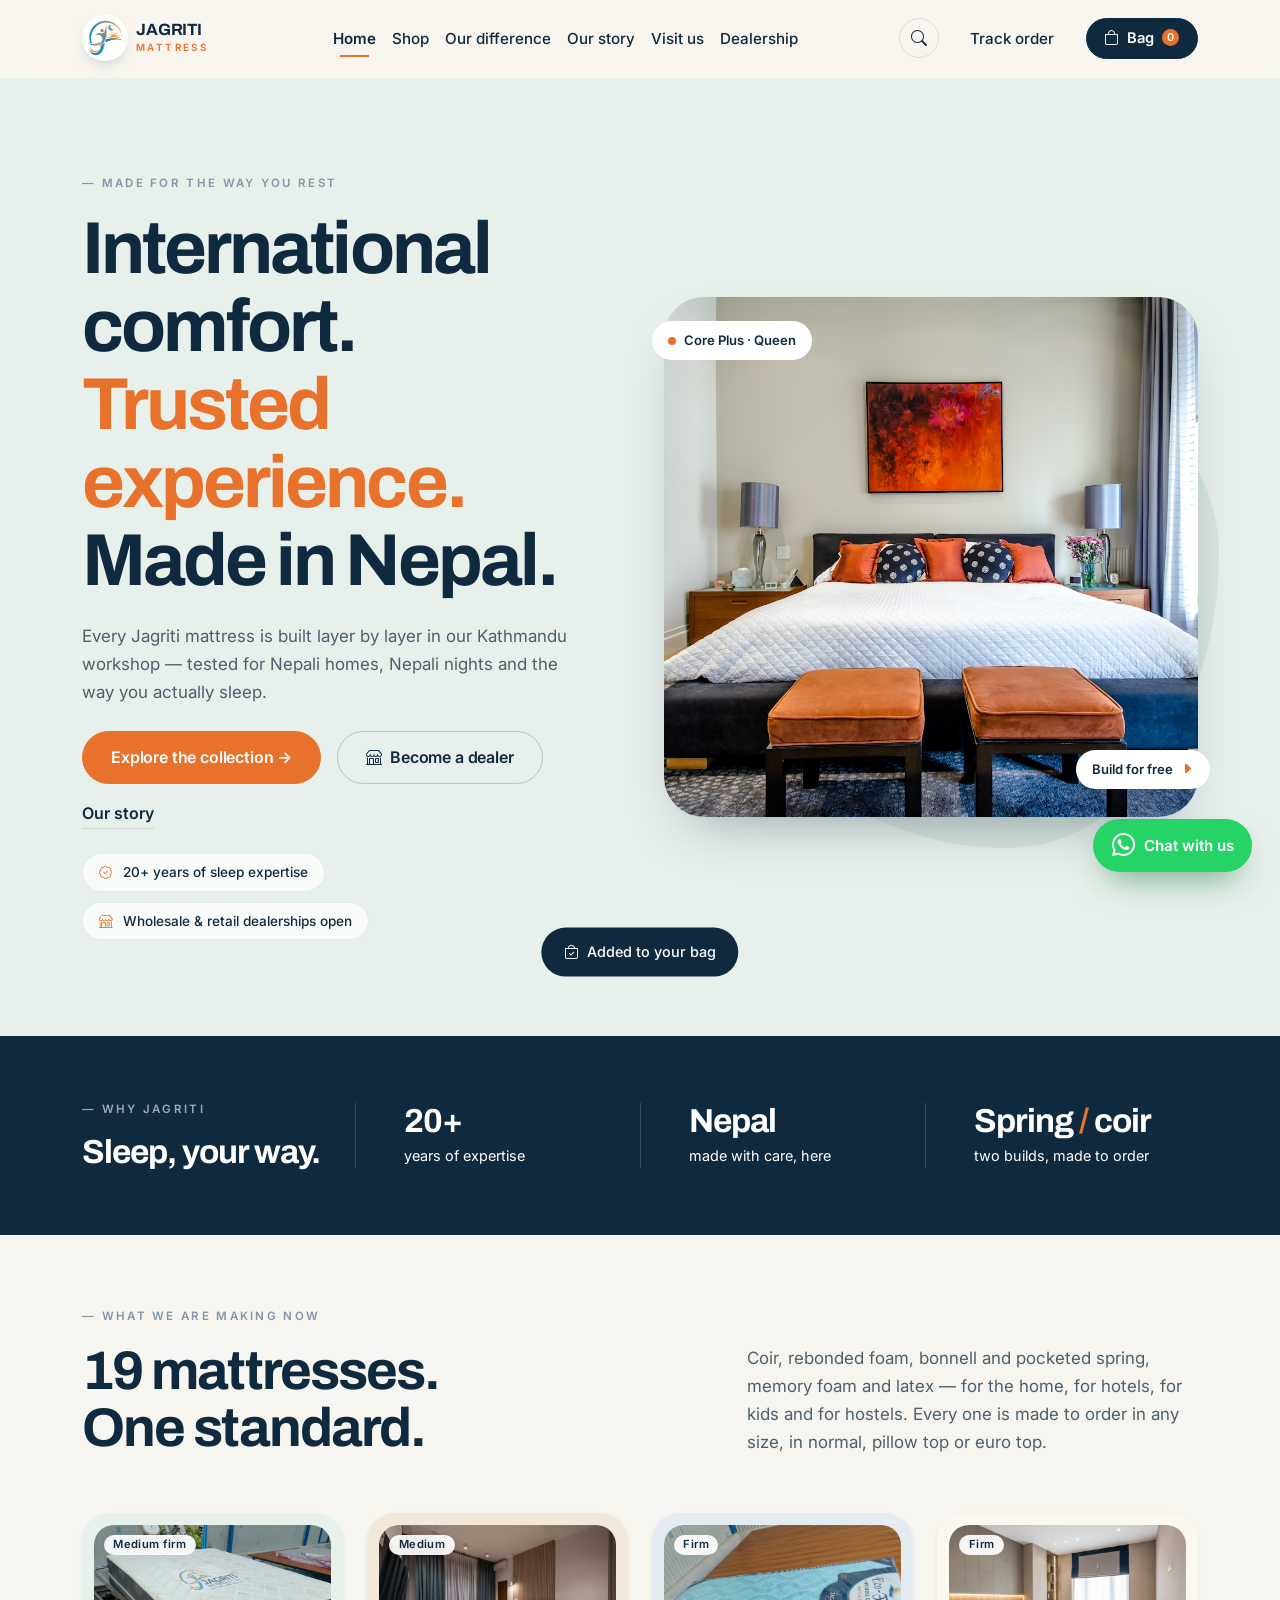
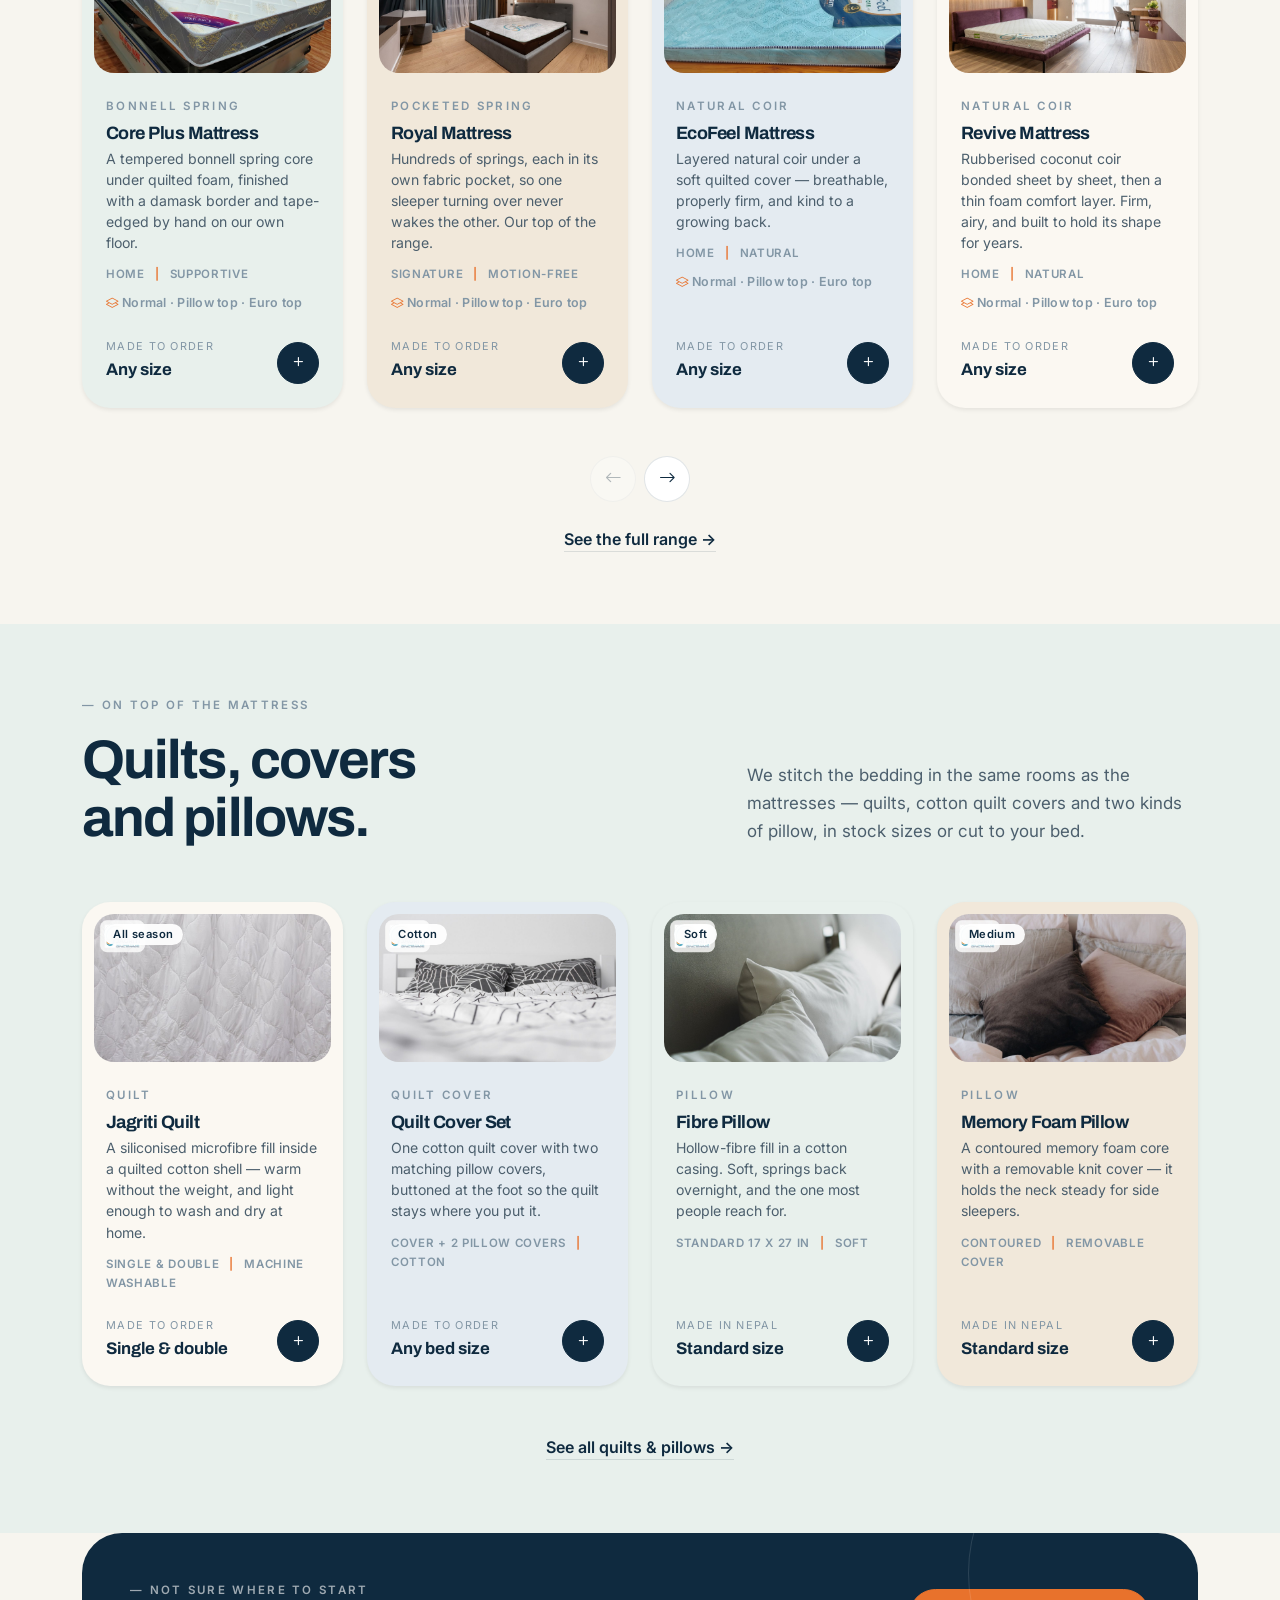
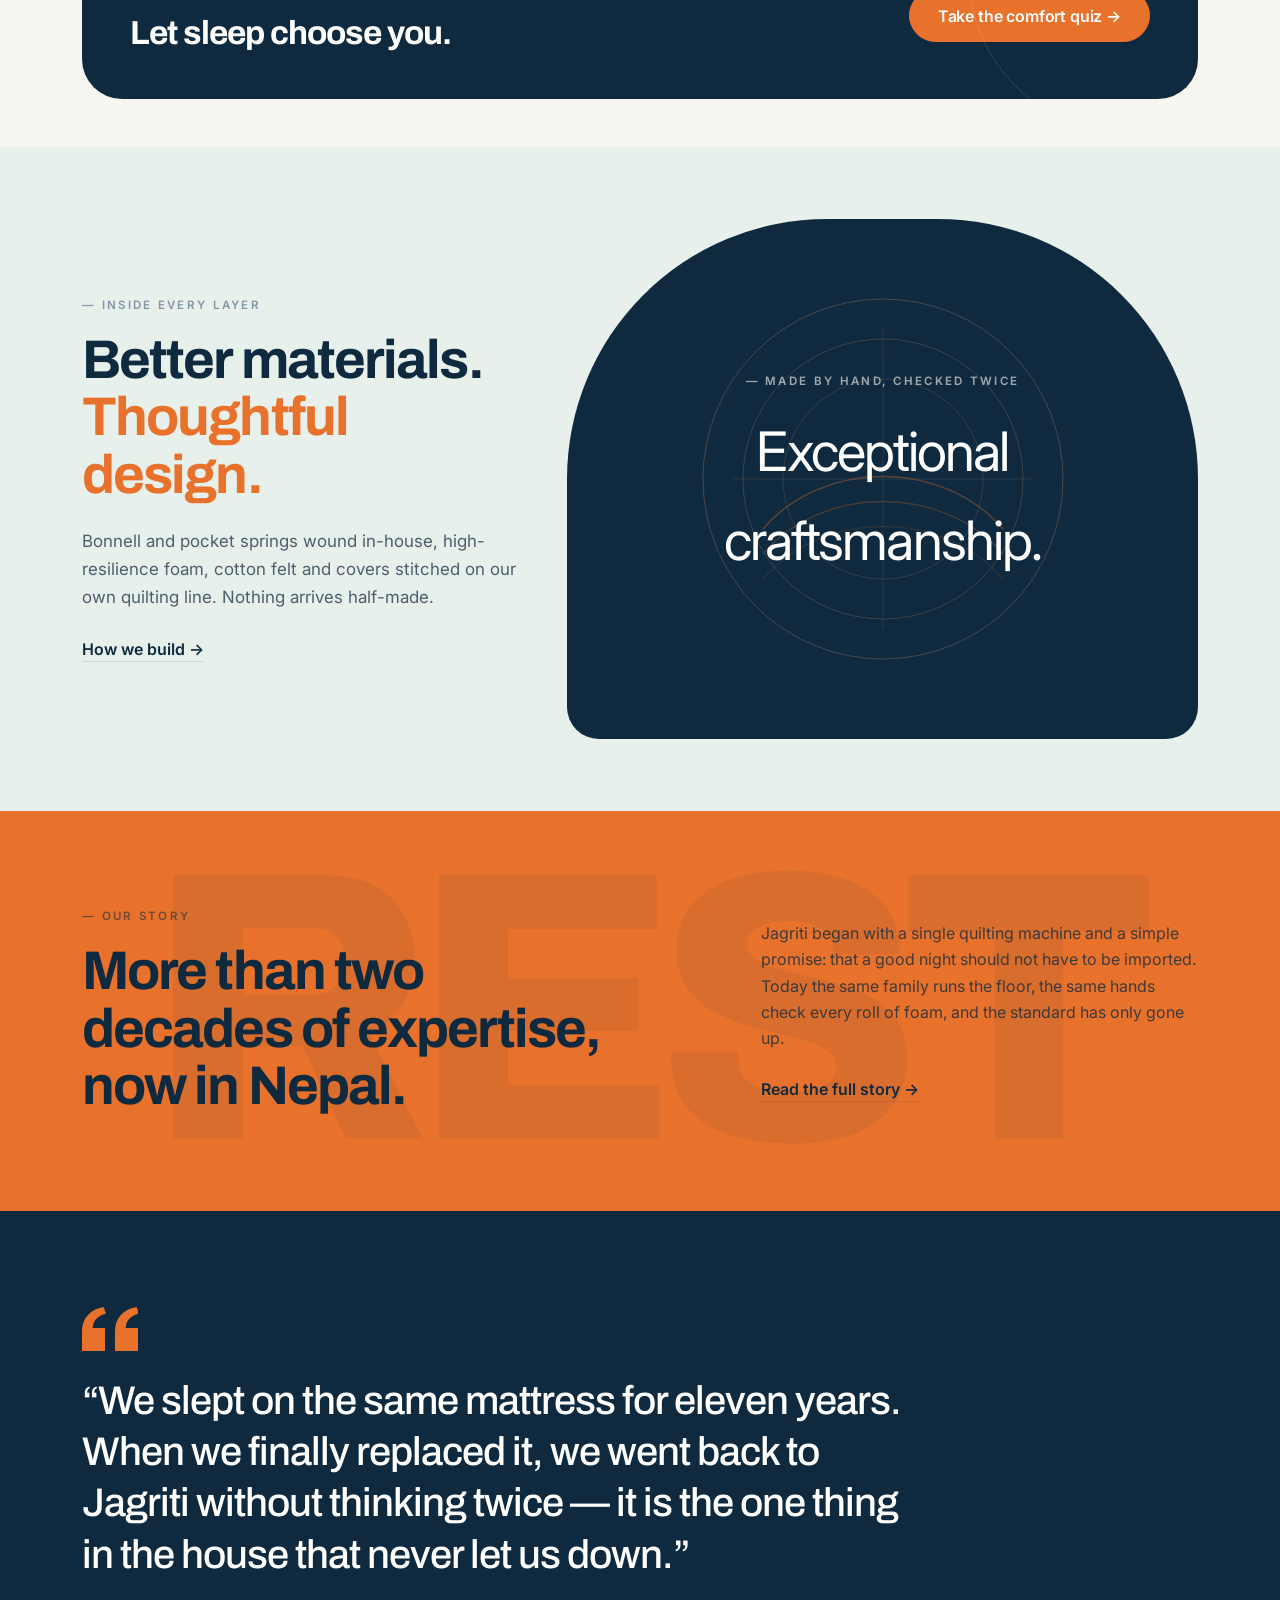
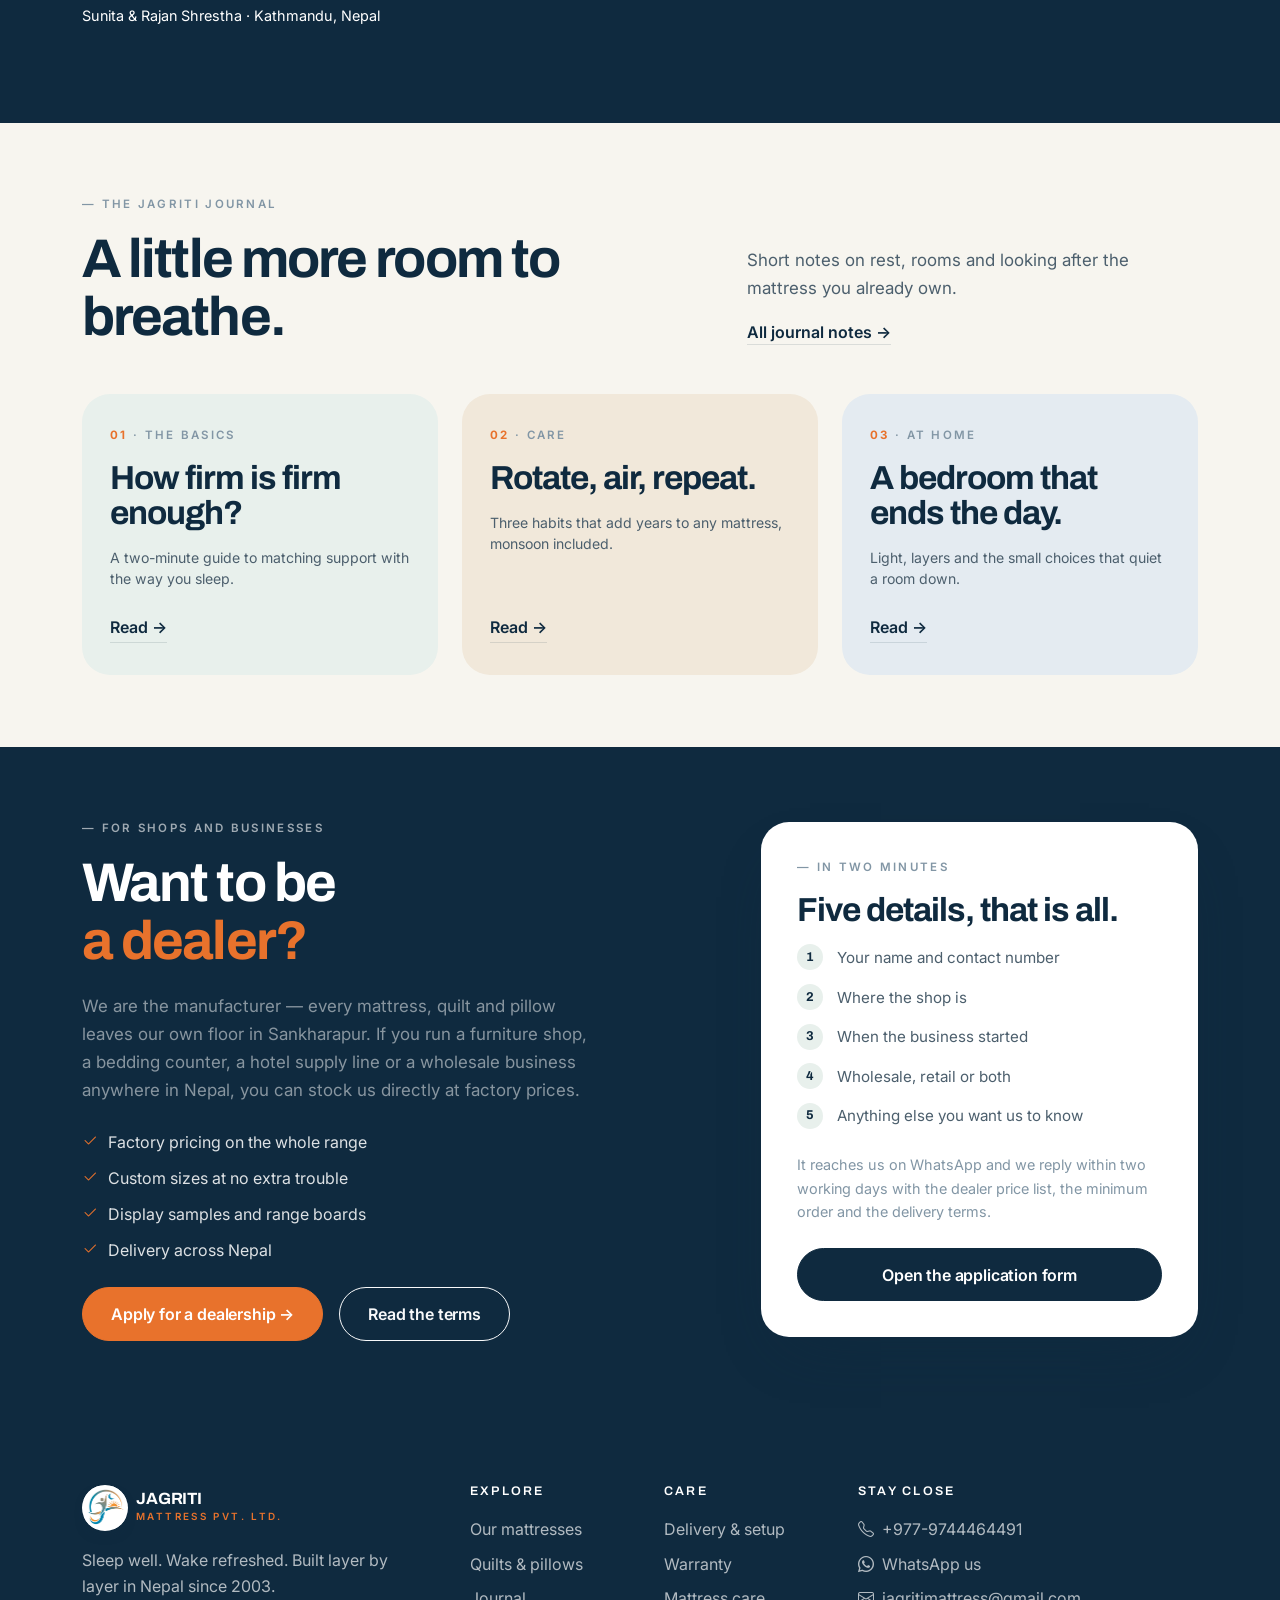
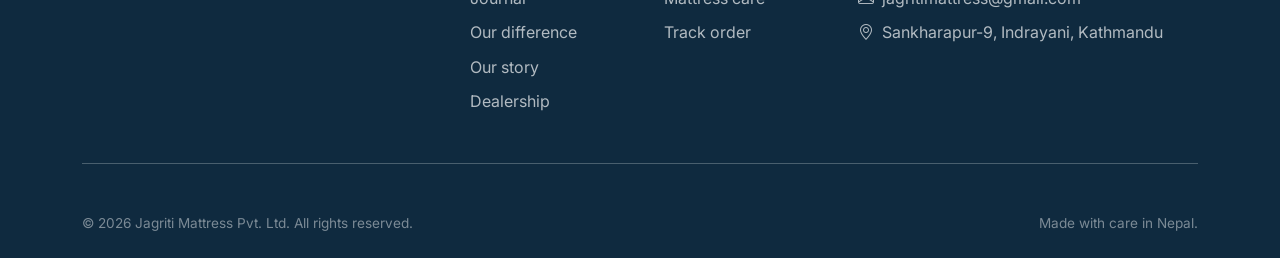
<file: index.html>
<!DOCTYPE html>
<html lang="en">
<head>
  <meta charset="utf-8">
  <meta name="viewport" content="width=device-width, initial-scale=1">
  <title>Jagriti Mattress Pvt. Ltd. — Sleep well. Wake refreshed.</title>
  <meta name="description" content="Jagriti Mattress Pvt. Ltd. — international comfort, made with care in Nepal. Two decades of sleep expertise in every layer.">

  <link rel="icon" href="assets/favicon.png" type="image/png">

  <!-- Google Fonts -->
  <link rel="preconnect" href="https://fonts.googleapis.com">
  <link rel="preconnect" href="https://fonts.gstatic.com" crossorigin>
  <link href="https://fonts.googleapis.com/css2?family=Archivo:wght@500;600;700;800&family=Inter:wght@400;500;600&display=swap" rel="stylesheet">

  <!-- Bootstrap 5 + Bootstrap Icons -->
  <link href="https://cdn.jsdelivr.net/npm/bootstrap@5.3.3/dist/css/bootstrap.min.css" rel="stylesheet">
  <link href="https://cdn.jsdelivr.net/npm/bootstrap-icons@1.11.3/font/bootstrap-icons.min.css" rel="stylesheet">

  <!-- Jagriti theme -->
  <link href="styles.css" rel="stylesheet">
</head>
<body class="bg-cream">

  <!-- ============================================================
       1. TOP NAV
       ============================================================ -->
  <nav class="navbar navbar-expand-lg site-nav sticky-top" id="siteNav">
    <div class="container">

      <a class="navbar-brand d-flex align-items-center gap-2 me-lg-4" href="index.html">
        <span class="brand-mark">
          <img src="assets/logo-mark.png" alt="Jagriti Mattress logo">
        </span>
        <span>
          <span class="brand-word">JAGRITI</span>
          <span class="brand-sub">Mattress</span>
        </span>
      </a>

      <button class="navbar-toggler border-0 shadow-none" type="button" data-bs-toggle="collapse"
              data-bs-target="#mainNav" aria-controls="mainNav" aria-expanded="false" aria-label="Toggle navigation">
        <i class="bi bi-list fs-3 text-navy"></i>
      </button>

      <div class="collapse navbar-collapse" id="mainNav">
        <ul class="navbar-nav mx-lg-auto mb-2 mb-lg-0">
          <li class="nav-item"><a class="nav-link nav-active" href="index.html">Home</a></li>
          <li class="nav-item"><a class="nav-link" href="shop.html">Shop</a></li>
          <li class="nav-item"><a class="nav-link" href="our-difference.html">Our difference</a></li>
          <li class="nav-item"><a class="nav-link" href="our-story.html">Our story</a></li>
          <li class="nav-item"><a class="nav-link" href="visit-us.html">Visit us</a></li>
          <li class="nav-item"><a class="nav-link" href="dealership.html">Dealership</a></li>
        </ul>

        <div class="d-flex align-items-center gap-2 gap-lg-3">
          <a class="nav-icon-btn" href="shop.html" aria-label="Search the collection"><i class="bi bi-search"></i></a>
          <a class="nav-link d-none d-lg-inline text-nowrap" href="track-order.html">Track order</a>
          <button class="btn btn-dark rounded-pill bag-btn d-inline-flex align-items-center gap-2" type="button" data-bag-button>
            <i class="bi bi-bag"></i> Bag
            <span class="badge rounded-pill" data-bag-count>0</span>
          </button>
        </div>
      </div>

    </div>
  </nav>

  <main>

    <!-- ============================================================
         2. HERO
         ============================================================ -->
    <section class="hero bg-mint py-5">
      <div class="container py-lg-5">
        <div class="row align-items-center g-4 g-lg-5">

          <div class="col-lg-6">
            <span class="eyebrow">&mdash; Made for the way you rest</span>
            <h1 class="headline-xl mb-4">
              International comfort.<br>
              <span class="text-accent">Trusted experience.</span><br>
              Made in Nepal.
            </h1>
            <p class="lead-jag mb-4">
              Every Jagriti mattress is built layer by layer in our Kathmandu workshop &mdash;
              tested for Nepali homes, Nepali nights and the way you actually sleep.
            </p>

            <div class="d-flex flex-wrap align-items-center gap-3 mb-4">
              <a href="shop.html" class="btn btn-accent rounded-pill btn-lg-pill">Explore the collection &rarr;</a>
              <!-- opens #dealerModal, the same popup as the dealer section below -->
              <button type="button" class="btn btn-outline-navy rounded-pill btn-lg-pill"
                      data-bs-toggle="modal" data-bs-target="#dealerModal">
                <i class="bi bi-shop me-2" aria-hidden="true"></i>Become a dealer
              </button>
              <a href="our-story.html" class="link-arrow">Our story</a>
            </div>

            <div class="hero-badges">
              <span class="trust-badge">
                <i class="bi bi-patch-check text-accent"></i> 20+ years of sleep expertise
              </span>
              <span class="trust-badge">
                <i class="bi bi-shop text-accent"></i> Wholesale &amp; retail dealerships open
              </span>
            </div>
          </div>

          <div class="col-lg-6">
            <div class="hero-figure">
              <div class="hero-blob"></div>
              <div class="hero-photo">
                <img src="assets/hero-bedroom.jpg" alt="A Jagriti mattress dressed in white linen in a warm, styled bedroom">
              </div>
              <span class="chip-float chip-top-left">
                <span class="chip-dot"></span> Core Plus &middot; Queen
              </span>
              <span class="chip-float chip-bottom-right">
                Build for free <i class="bi bi-caret-right-fill text-accent"></i>
              </span>
            </div>
          </div>

        </div>
      </div>
    </section>

    <!-- ============================================================
         3. STATS BAR
         ============================================================ -->
    <section class="bg-navy py-5" id="difference">
      <div class="container py-lg-3">
        <div class="row align-items-center g-4">

          <div class="col-lg-3">
            <span class="eyebrow eyebrow-light">&mdash; Why Jagriti</span>
            <h2 class="headline-md mb-0">Sleep, your way.</h2>
          </div>

          <div class="col-6 col-lg-3 stat-divider ps-lg-5">
            <p class="stat-value mb-1">20+</p>
            <p class="stat-label mb-0">years of expertise</p>
          </div>

          <div class="col-6 col-lg-3 stat-divider ps-lg-5">
            <p class="stat-value mb-1">Nepal</p>
            <p class="stat-label mb-0">made with care, here</p>
          </div>

          <div class="col-12 col-lg-3 stat-divider ps-lg-5">
            <p class="stat-value mb-1">Spring<span class="text-accent"> / </span>coir</p>
            <p class="stat-label mb-0">two builds, made to order</p>
          </div>

        </div>
      </div>
    </section>

    <!-- ============================================================
         4. FEATURED PRODUCTS
         Four to a row; the rest of the range scrolls sideways.
         Arrows and the scroll behaviour live in main.js ([data-rail]).
         ============================================================ -->
    <section class="bg-cream py-5">
      <div class="container py-lg-4">

        <div class="row align-items-end g-4 mb-5">
          <div class="col-lg-7">
            <span class="eyebrow">&mdash; What we are making now</span>
            <h2 class="headline-lg mb-0">19 mattresses.<br>One standard.</h2>
          </div>
          <div class="col-lg-5">
            <p class="lead-jag mb-0">
              Coir, rebonded foam, bonnell and pocketed spring, memory foam and latex &mdash;
              for the home, for hotels, for kids and for hostels. Every one is made to order in
              any size, in normal, pillow top or euro top.
            </p>
          </div>
        </div>

        <div class="product-rail" data-rail tabindex="0" role="group" aria-label="Our mattresses">

          <div class="product-rail-item" data-product data-category="spring" data-use="home hostel" data-comfort="firm" data-name="Core Plus Mattress">
            <article class="card product-card tint-mint h-100 border-0 shadow-sm">
              <div class="product-media">
                <img src="assets/core-plus-1.jpeg" alt="Core Plus Mattress by Jagriti Mattress, with the Jagriti logo on the panel" loading="lazy">
                <span class="badge rounded-pill pill-comfort">Medium firm</span>
              </div>
              <div class="card-body p-4 d-flex flex-column">
                <span class="eyebrow mb-2">Bonnell spring</span>
                <h3 class="product-title">Core Plus Mattress</h3>
                <p class="product-desc">A tempered bonnell spring core under quilted foam, finished with a damask border and tape-edged by hand on our own floor.</p>
                <p class="tag-row mb-0">Home <span class="sep">|</span> Supportive</p>
                <p class="top-row mb-0"><i class="bi bi-layers me-1" aria-hidden="true"></i>Normal &middot; Pillow top &middot; Euro top</p>
                <div class="d-flex justify-content-between align-items-end mt-auto pt-4">
                  <span>
                    <span class="price-label">Made to order</span>
                    <span class="price">Any size</span>
                  </span>
                  <button class="btn btn-dark rounded-circle add-btn" data-order-button data-product-name="Core Plus Mattress" data-variants="Normal|Pillow top|Euro top" aria-label="Order Core Plus Mattress">
                    <i class="bi bi-plus"></i>
                  </button>
                </div>
              </div>
            </article>
          </div>

          <div class="product-rail-item" data-product data-category="spring" data-use="home personal" data-comfort="medium" data-name="Royal Mattress">
            <article class="card product-card tint-tan h-100 border-0 shadow-sm">
              <div class="product-media">
                <img src="assets/products/royal.jpg" alt="Royal Mattress by Jagriti Mattress, with the Jagriti logo on the panel" loading="lazy">
                <span class="badge rounded-pill pill-comfort">Medium</span>
              </div>
              <div class="card-body p-4 d-flex flex-column">
                <span class="eyebrow mb-2">Pocketed spring</span>
                <h3 class="product-title">Royal Mattress</h3>
                <p class="product-desc">Hundreds of springs, each in its own fabric pocket, so one sleeper turning over never wakes the other. Our top of the range.</p>
                <p class="tag-row mb-0">Signature <span class="sep">|</span> Motion-free</p>
                <p class="top-row mb-0"><i class="bi bi-layers me-1" aria-hidden="true"></i>Normal &middot; Pillow top &middot; Euro top</p>
                <div class="d-flex justify-content-between align-items-end mt-auto pt-4">
                  <span>
                    <span class="price-label">Made to order</span>
                    <span class="price">Any size</span>
                  </span>
                  <button class="btn btn-dark rounded-circle add-btn" data-order-button data-product-name="Royal Mattress" data-variants="Normal|Pillow top|Euro top" aria-label="Order Royal Mattress">
                    <i class="bi bi-plus"></i>
                  </button>
                </div>
              </div>
            </article>
          </div>

          <div class="product-rail-item" data-product data-category="coir" data-use="home kids" data-comfort="firm" data-name="EcoFeel Mattress">
            <article class="card product-card tint-blue h-100 border-0 shadow-sm">
              <div class="product-media">
                <img src="assets/ecofeel.jpeg" alt="EcoFeel Mattress by Jagriti Mattress, with the Jagriti logo on the panel" loading="lazy">
                <span class="badge rounded-pill pill-comfort">Firm</span>
              </div>
              <div class="card-body p-4 d-flex flex-column">
                <span class="eyebrow mb-2">Natural coir</span>
                <h3 class="product-title">EcoFeel Mattress</h3>
                <p class="product-desc">Layered natural coir under a soft quilted cover &mdash; breathable, properly firm, and kind to a growing back.</p>
                <p class="tag-row mb-0">Home <span class="sep">|</span> Natural</p>
                <p class="top-row mb-0"><i class="bi bi-layers me-1" aria-hidden="true"></i>Normal &middot; Pillow top &middot; Euro top</p>
                <div class="d-flex justify-content-between align-items-end mt-auto pt-4">
                  <span>
                    <span class="price-label">Made to order</span>
                    <span class="price">Any size</span>
                  </span>
                  <button class="btn btn-dark rounded-circle add-btn" data-order-button data-product-name="EcoFeel Mattress" data-variants="Normal|Pillow top|Euro top" aria-label="Order EcoFeel Mattress">
                    <i class="bi bi-plus"></i>
                  </button>
                </div>
              </div>
            </article>
          </div>

          <div class="product-rail-item" data-product data-category="coir" data-use="home" data-comfort="firm" data-name="Revive Mattress">
            <article class="card product-card tint-cream h-100 border-0 shadow-sm">
              <div class="product-media">
                <img src="assets/products/revive.jpg" alt="Revive Mattress by Jagriti Mattress, with the Jagriti logo on the panel" loading="lazy">
                <span class="badge rounded-pill pill-comfort">Firm</span>
              </div>
              <div class="card-body p-4 d-flex flex-column">
                <span class="eyebrow mb-2">Natural coir</span>
                <h3 class="product-title">Revive Mattress</h3>
                <p class="product-desc">Rubberised coconut coir bonded sheet by sheet, then a thin foam comfort layer. Firm, airy, and built to hold its shape for years.</p>
                <p class="tag-row mb-0">Home <span class="sep">|</span> Natural</p>
                <p class="top-row mb-0"><i class="bi bi-layers me-1" aria-hidden="true"></i>Normal &middot; Pillow top &middot; Euro top</p>
                <div class="d-flex justify-content-between align-items-end mt-auto pt-4">
                  <span>
                    <span class="price-label">Made to order</span>
                    <span class="price">Any size</span>
                  </span>
                  <button class="btn btn-dark rounded-circle add-btn" data-order-button data-product-name="Revive Mattress" data-variants="Normal|Pillow top|Euro top" aria-label="Order Revive Mattress">
                    <i class="bi bi-plus"></i>
                  </button>
                </div>
              </div>
            </article>
          </div>

          <div class="product-rail-item" data-product data-category="rebonded" data-use="personal home" data-comfort="extra-firm" data-name="Ortho Bliss Mattress">
            <article class="card product-card tint-tan h-100 border-0 shadow-sm">
              <div class="product-media">
                <img src="assets/products/ortho-bliss.jpg" alt="Ortho Bliss Mattress by Jagriti Mattress, with the Jagriti logo on the panel" loading="lazy">
                <span class="badge rounded-pill pill-comfort">Extra firm</span>
              </div>
              <div class="card-body p-4 d-flex flex-column">
                <span class="eyebrow mb-2">Rebonded foam</span>
                <h3 class="product-title">Ortho Bliss Mattress</h3>
                <p class="product-desc">A high-density rebonded foam core that pushes back evenly from shoulder to hip. The one we recommend for a sore lower back.</p>
                <p class="tag-row mb-0">Orthopaedic <span class="sep">|</span> Firm</p>
                <p class="top-row mb-0"><i class="bi bi-layers me-1" aria-hidden="true"></i>Normal &middot; Pillow top &middot; Euro top</p>
                <div class="d-flex justify-content-between align-items-end mt-auto pt-4">
                  <span>
                    <span class="price-label">Made to order</span>
                    <span class="price">Any size</span>
                  </span>
                  <button class="btn btn-dark rounded-circle add-btn" data-order-button data-product-name="Ortho Bliss Mattress" data-variants="Normal|Pillow top|Euro top" aria-label="Order Ortho Bliss Mattress">
                    <i class="bi bi-plus"></i>
                  </button>
                </div>
              </div>
            </article>
          </div>

          <div class="product-rail-item" data-product data-category="foam" data-use="personal home" data-comfort="medium" data-name="Memory Cloud Mattress">
            <article class="card product-card tint-blue h-100 border-0 shadow-sm">
              <div class="product-media">
                <img src="assets/products/memory-cloud.jpg" alt="Memory Cloud Mattress by Jagriti Mattress, with the Jagriti logo on the panel" loading="lazy">
                <span class="badge rounded-pill pill-comfort">Medium</span>
              </div>
              <div class="card-body p-4 d-flex flex-column">
                <span class="eyebrow mb-2">Memory foam</span>
                <h3 class="product-title">Memory Cloud Mattress</h3>
                <p class="product-desc">A memory foam comfort layer over a firm foam base &mdash; it takes your shape slowly and gives the shoulder somewhere to go.</p>
                <p class="tag-row mb-0">Personal <span class="sep">|</span> Pressure relief</p>
                <p class="top-row mb-0"><i class="bi bi-layers me-1" aria-hidden="true"></i>Normal &middot; Pillow top &middot; Euro top</p>
                <div class="d-flex justify-content-between align-items-end mt-auto pt-4">
                  <span>
                    <span class="price-label">Made to order</span>
                    <span class="price">Any size</span>
                  </span>
                  <button class="btn btn-dark rounded-circle add-btn" data-order-button data-product-name="Memory Cloud Mattress" data-variants="Normal|Pillow top|Euro top" aria-label="Order Memory Cloud Mattress">
                    <i class="bi bi-plus"></i>
                  </button>
                </div>
              </div>
            </article>
          </div>

          <div class="product-rail-item" data-product data-category="spring" data-use="hotel" data-comfort="medium" data-name="Royal Hotel Suite">
            <article class="card product-card tint-blue h-100 border-0 shadow-sm">
              <div class="product-media">
                <img src="assets/products/royal-hotel.jpg" alt="Royal Hotel Suite by Jagriti Mattress, with the Jagriti logo on the panel" loading="lazy">
                <span class="badge rounded-pill pill-comfort">Medium</span>
              </div>
              <div class="card-body p-4 d-flex flex-column">
                <span class="eyebrow mb-2">Pocketed spring</span>
                <h3 class="product-title">Royal Hotel Suite</h3>
                <p class="product-desc">Pocketed springs cut for suites and long stays, supplied with a matching protector on request.</p>
                <p class="tag-row mb-0">Hotel <span class="sep">|</span> Suite grade</p>
                <p class="top-row mb-0"><i class="bi bi-layers me-1" aria-hidden="true"></i>Normal &middot; Pillow top &middot; Euro top</p>
                <div class="d-flex justify-content-between align-items-end mt-auto pt-4">
                  <span>
                    <span class="price-label">Made to order</span>
                    <span class="price">Any size</span>
                  </span>
                  <button class="btn btn-dark rounded-circle add-btn" data-order-button data-product-name="Royal Hotel Suite" data-variants="Normal|Pillow top|Euro top" aria-label="Order Royal Hotel Suite">
                    <i class="bi bi-plus"></i>
                  </button>
                </div>
              </div>
            </article>
          </div>

          <div class="product-rail-item" data-product data-category="coir" data-use="home personal" data-comfort="medium" data-name="Revive Euro Top Mattress">
            <article class="card product-card tint-mint h-100 border-0 shadow-sm">
              <div class="product-media">
                <img src="assets/products/revive-euro-top.jpg" alt="Revive Euro Top Mattress by Jagriti Mattress, with the Jagriti logo on the panel" loading="lazy">
                <span class="badge rounded-pill pill-comfort">Medium firm</span>
              </div>
              <div class="card-body p-4 d-flex flex-column">
                <span class="eyebrow mb-2">Natural coir</span>
                <h3 class="product-title">Revive Euro Top Mattress</h3>
                <p class="product-desc">The Revive coir core with a euro top stitched flush to the edge &mdash; firm underneath, softer on the first inch.</p>
                <p class="tag-row mb-0">Premium <span class="sep">|</span> Natural</p>
                <p class="top-row mb-0"><i class="bi bi-layers me-1" aria-hidden="true"></i>Normal &middot; Pillow top &middot; Euro top</p>
                <div class="d-flex justify-content-between align-items-end mt-auto pt-4">
                  <span>
                    <span class="price-label">Made to order</span>
                    <span class="price">Any size</span>
                  </span>
                  <button class="btn btn-dark rounded-circle add-btn" data-order-button data-product-name="Revive Euro Top Mattress" data-variants="Normal|Pillow top|Euro top" aria-label="Order Revive Euro Top Mattress">
                    <i class="bi bi-plus"></i>
                  </button>
                </div>
              </div>
            </article>
          </div>

        </div>

        <div class="rail-nav justify-content-center gap-2 mt-4" data-rail-nav>
          <button class="rail-btn" type="button" data-rail-prev aria-label="Show the previous mattresses">
            <i class="bi bi-arrow-left" aria-hidden="true"></i>
          </button>
          <button class="rail-btn" type="button" data-rail-next aria-label="Show the next mattresses">
            <i class="bi bi-arrow-right" aria-hidden="true"></i>
          </button>
        </div>

        <div class="text-center mt-4">
          <a href="shop.html" class="link-arrow">See the full range &rarr;</a>
        </div>

      </div>
    </section>

    <!-- ============================================================
         4b. QUILTS, COVERS & PILLOWS
         ============================================================ -->
    <section class="bg-mint py-5" id="bedding">
      <div class="container py-lg-4">

        <div class="row align-items-end g-4 mb-5">
          <div class="col-lg-7">
            <span class="eyebrow">&mdash; On top of the mattress</span>
            <h2 class="headline-lg mb-0">Quilts, covers<br>and pillows.</h2>
          </div>
          <div class="col-lg-5">
            <p class="lead-jag mb-0">
              We stitch the bedding in the same rooms as the mattresses &mdash; quilts, cotton
              quilt covers and two kinds of pillow, in stock sizes or cut to your bed.
            </p>
          </div>
        </div>

        <div class="product-rail" data-rail tabindex="0" role="group" aria-label="Quilts, covers and pillows">

          <div class="product-rail-item" data-product data-category="bedding" data-use="home hotel" data-comfort="soft" data-name="Jagriti Quilt">
            <article class="card product-card tint-cream h-100 border-0 shadow-sm">
              <div class="product-media">
                <img src="assets/quilt.jpg" alt="Jagriti Quilt by Jagriti Mattress" loading="lazy">
                <span class="badge rounded-pill pill-comfort">All season</span>
              </div>
              <div class="card-body p-4 d-flex flex-column">
                <span class="eyebrow mb-2">Quilt</span>
                <h3 class="product-title">Jagriti Quilt</h3>
                <p class="product-desc">A siliconised microfibre fill inside a quilted cotton shell &mdash; warm without the weight, and light enough to wash and dry at home.</p>
                <p class="tag-row mb-0">Single &amp; double <span class="sep">|</span> Machine washable</p>
                <div class="d-flex justify-content-between align-items-end mt-auto pt-4">
                  <span>
                    <span class="price-label">Made to order</span>
                    <span class="price">Single &amp; double</span>
                  </span>
                  <button class="btn btn-dark rounded-circle add-btn" data-order-button data-product-name="Jagriti Quilt" aria-label="Order Jagriti Quilt">
                    <i class="bi bi-plus"></i>
                  </button>
                </div>
              </div>
            </article>
          </div>

          <div class="product-rail-item" data-product data-category="bedding" data-use="home hotel" data-comfort="soft" data-name="Quilt Cover Set">
            <article class="card product-card tint-blue h-100 border-0 shadow-sm">
              <div class="product-media">
                <img src="assets/quilt-cover.jpg" alt="Quilt Cover Set by Jagriti Mattress" loading="lazy">
                <span class="badge rounded-pill pill-comfort">Cotton</span>
              </div>
              <div class="card-body p-4 d-flex flex-column">
                <span class="eyebrow mb-2">Quilt cover</span>
                <h3 class="product-title">Quilt Cover Set</h3>
                <p class="product-desc">One cotton quilt cover with two matching pillow covers, buttoned at the foot so the quilt stays where you put it.</p>
                <p class="tag-row mb-0">Cover + 2 pillow covers <span class="sep">|</span> Cotton</p>
                <div class="d-flex justify-content-between align-items-end mt-auto pt-4">
                  <span>
                    <span class="price-label">Made to order</span>
                    <span class="price">Any bed size</span>
                  </span>
                  <button class="btn btn-dark rounded-circle add-btn" data-order-button data-product-name="Quilt Cover Set" aria-label="Order Quilt Cover Set">
                    <i class="bi bi-plus"></i>
                  </button>
                </div>
              </div>
            </article>
          </div>

          <div class="product-rail-item" data-product data-category="bedding" data-use="home hotel" data-comfort="soft" data-name="Fibre Pillow">
            <article class="card product-card tint-mint h-100 border-0 shadow-sm">
              <div class="product-media">
                <img src="assets/pillow-fibre.jpg" alt="Fibre Pillow by Jagriti Mattress" loading="lazy">
                <span class="badge rounded-pill pill-comfort">Soft</span>
              </div>
              <div class="card-body p-4 d-flex flex-column">
                <span class="eyebrow mb-2">Pillow</span>
                <h3 class="product-title">Fibre Pillow</h3>
                <p class="product-desc">Hollow-fibre fill in a cotton casing. Soft, springs back overnight, and the one most people reach for.</p>
                <p class="tag-row mb-0">Standard 17 x 27 in <span class="sep">|</span> Soft</p>
                <div class="d-flex justify-content-between align-items-end mt-auto pt-4">
                  <span>
                    <span class="price-label">Made in Nepal</span>
                    <span class="price">Standard size</span>
                  </span>
                  <button class="btn btn-dark rounded-circle add-btn" data-order-button data-product-name="Fibre Pillow" aria-label="Order Fibre Pillow">
                    <i class="bi bi-plus"></i>
                  </button>
                </div>
              </div>
            </article>
          </div>

          <div class="product-rail-item" data-product data-category="bedding" data-use="home personal" data-comfort="medium" data-name="Memory Foam Pillow">
            <article class="card product-card tint-tan h-100 border-0 shadow-sm">
              <div class="product-media">
                <img src="assets/pillow-memory.jpg" alt="Memory Foam Pillow by Jagriti Mattress" loading="lazy">
                <span class="badge rounded-pill pill-comfort">Medium</span>
              </div>
              <div class="card-body p-4 d-flex flex-column">
                <span class="eyebrow mb-2">Pillow</span>
                <h3 class="product-title">Memory Foam Pillow</h3>
                <p class="product-desc">A contoured memory foam core with a removable knit cover &mdash; it holds the neck steady for side sleepers.</p>
                <p class="tag-row mb-0">Contoured <span class="sep">|</span> Removable cover</p>
                <div class="d-flex justify-content-between align-items-end mt-auto pt-4">
                  <span>
                    <span class="price-label">Made in Nepal</span>
                    <span class="price">Standard size</span>
                  </span>
                  <button class="btn btn-dark rounded-circle add-btn" data-order-button data-product-name="Memory Foam Pillow" aria-label="Order Memory Foam Pillow">
                    <i class="bi bi-plus"></i>
                  </button>
                </div>
              </div>
            </article>
          </div>

        </div>

        <div class="rail-nav justify-content-center gap-2 mt-4" data-rail-nav>
          <button class="rail-btn" type="button" data-rail-prev aria-label="Show the previous pieces">
            <i class="bi bi-arrow-left" aria-hidden="true"></i>
          </button>
          <button class="rail-btn" type="button" data-rail-next aria-label="Show the next pieces">
            <i class="bi bi-arrow-right" aria-hidden="true"></i>
          </button>
        </div>

        <div class="text-center mt-4">
          <a href="shop.html?category=bedding" class="link-arrow">See all quilts &amp; pillows &rarr;</a>
        </div>

      </div>
    </section>

    <!-- ============================================================
         5. CTA BANNER
         ============================================================ -->
    <section class="bg-cream pb-5">
      <div class="container">
        <div class="cta-panel p-5 d-flex flex-column flex-lg-row justify-content-between align-items-lg-center gap-4">
          <div>
            <span class="eyebrow eyebrow-light">&mdash; Not sure where to start</span>
            <h2 class="headline-md text-white mb-0">Let sleep choose you.</h2>
          </div>
          <a href="shop.html" class="btn btn-accent rounded-pill btn-lg-pill align-self-start align-self-lg-center text-nowrap">
            Take the comfort quiz &rarr;
          </a>
        </div>
      </div>
    </section>

    <!-- ============================================================
         6. CRAFTSMANSHIP SPLIT
         ============================================================ -->
    <section class="bg-mint py-5">
      <div class="container py-lg-4">
        <div class="row align-items-center g-4 g-lg-5">

          <div class="col-lg-5">
            <span class="eyebrow">&mdash; Inside every layer</span>
            <h2 class="headline-lg mb-4">
              Better materials.<br>
              <span class="text-accent">Thoughtful design.</span>
            </h2>
            <p class="lead-jag mb-4">
              Bonnell and pocket springs wound in-house, high-resilience foam, cotton felt
              and covers stitched on our own quilting line. Nothing arrives half-made.
            </p>
            <a href="our-difference.html" class="link-arrow">How we build &rarr;</a>
          </div>

          <div class="col-lg-7">
            <div class="arch-panel">
              <div class="arch-art" aria-hidden="true">
                <svg width="380" height="380" viewBox="0 0 380 380" fill="none" xmlns="http://www.w3.org/2000/svg">
                  <circle cx="190" cy="190" r="180" stroke="#F6A96D" stroke-width="1" opacity=".55"/>
                  <circle cx="190" cy="190" r="140" stroke="#F6A96D" stroke-width="1" opacity=".45"/>
                  <circle cx="190" cy="190" r="100" stroke="#F6A96D" stroke-width="1" opacity=".35"/>
                  <path d="M40 190h300M190 40v300" stroke="#F6A96D" stroke-width="1" opacity=".25"/>
                  <path d="M70 240c60-70 180-70 240 0" stroke="#E8722C" stroke-width="1.5" opacity=".8"/>
                  <path d="M70 265c60-70 180-70 240 0" stroke="#E8722C" stroke-width="1.5" opacity=".55"/>
                  <path d="M70 290c60-70 180-70 240 0" stroke="#E8722C" stroke-width="1.5" opacity=".3"/>
                </svg>
              </div>
              <div class="arch-content">
                <span class="eyebrow eyebrow-light">&mdash; Made by hand, checked twice</span>
                <p class="headline-lg text-white mb-0">Exceptional<br>craftsmanship.</p>
              </div>
            </div>
          </div>

        </div>
      </div>
    </section>

    <!-- ============================================================
         7. FULL-BLEED ORANGE STORY BAND
         ============================================================ -->
    <section class="story-band bg-accent py-5" id="story">
      <span class="story-watermark" aria-hidden="true">REST</span>
      <div class="container py-lg-5">
        <div class="row align-items-center g-4 g-lg-5">

          <div class="col-lg-6">
            <span class="eyebrow eyebrow-navy">&mdash; Our story</span>
            <h2 class="headline-lg mb-0">
              More than two<br>decades of expertise,<br>now in Nepal.
            </h2>
          </div>

          <div class="col-lg-5 offset-lg-1">
            <p class="mb-4">
              Jagriti began with a single quilting machine and a simple promise: that a good
              night should not have to be imported. Today the same family runs the floor,
              the same hands check every roll of foam, and the standard has only gone up.
            </p>
            <a href="our-story.html" class="link-arrow">Read the full story &rarr;</a>
          </div>

        </div>
      </div>
    </section>

    <!-- ============================================================
         8. DARK QUOTE
         ============================================================ -->
    <section class="bg-navy py-5">
      <div class="container py-lg-5">
        <div class="row">
          <div class="col-lg-9">
            <svg class="quote-mark mb-4" width="56" height="44" viewBox="0 0 56 44" fill="currentColor" xmlns="http://www.w3.org/2000/svg" aria-hidden="true">
              <path d="M0 44V24.6C0 11.7 7.6 2.5 21.6 0l2.4 6.4C15.5 8.7 11 13.6 10.7 21H23v23H0zm33 0V24.6C33 11.7 40.6 2.5 54.6 0L57 6.4C48.5 8.7 44 13.6 43.7 21H56v23H33z"/>
            </svg>
            <blockquote class="pull-quote mb-4">
              &ldquo;We slept on the same mattress for eleven years. When we finally replaced it,
              we went back to Jagriti without thinking twice &mdash; it is the one thing in the
              house that never let us down.&rdquo;
            </blockquote>
            <p class="stat-label mb-0">Sunita &amp; Rajan Shrestha &middot; Kathmandu, Nepal</p>
          </div>
        </div>
      </div>
    </section>

    <!-- ============================================================
         9. JOURNAL TEASER
         ============================================================ -->
    <section class="bg-cream py-5" id="journal">
      <div class="container py-lg-4">

        <div class="row align-items-end g-4 mb-5">
          <div class="col-lg-7">
            <span class="eyebrow">&mdash; The Jagriti journal</span>
            <h2 class="headline-lg mb-0">A little more room to breathe.</h2>
          </div>
          <div class="col-lg-5">
            <p class="lead-jag mb-3">
              Short notes on rest, rooms and looking after the mattress you already own.
            </p>
            <a href="journal.html" class="link-arrow">All journal notes &rarr;</a>
          </div>
        </div>

        <div class="row row-cols-1 row-cols-md-3 g-4">

          <div class="col">
            <article class="card journal-card tint-mint">
              <span class="eyebrow mb-3"><span class="journal-num">01</span> &middot; The basics</span>
              <h3 class="headline-md mb-3">How firm is firm enough?</h3>
              <p class="product-desc mb-0">A two-minute guide to matching support with the way you sleep.</p>
              <a href="journal-how-firm.html" class="link-arrow mt-auto pt-4 align-self-start">Read &rarr;</a>
            </article>
          </div>

          <div class="col">
            <article class="card journal-card tint-tan">
              <span class="eyebrow mb-3"><span class="journal-num">02</span> &middot; Care</span>
              <h3 class="headline-md mb-3">Rotate, air, repeat.</h3>
              <p class="product-desc mb-0">Three habits that add years to any mattress, monsoon included.</p>
              <a href="journal-rotate-air-repeat.html" class="link-arrow mt-auto pt-4 align-self-start">Read &rarr;</a>
            </article>
          </div>

          <div class="col">
            <article class="card journal-card tint-blue">
              <span class="eyebrow mb-3"><span class="journal-num">03</span> &middot; At home</span>
              <h3 class="headline-md mb-3">A bedroom that ends the day.</h3>
              <p class="product-desc mb-0">Light, layers and the small choices that quiet a room down.</p>
              <a href="journal-bedroom-that-ends-the-day.html" class="link-arrow mt-auto pt-4 align-self-start">Read &rarr;</a>
            </article>
          </div>

        </div>
      </div>
    </section>

    <!-- ============================================================
         10. WANT TO BE A DEALER
         The button opens #dealerModal (markup below the footer).
         ============================================================ -->
    <section class="bg-navy py-5" id="dealer">
      <div class="container py-lg-4">
        <div class="row align-items-center g-4 g-lg-5">

          <div class="col-lg-6">
            <span class="eyebrow eyebrow-light">&mdash; For shops and businesses</span>
            <h2 class="headline-lg text-white mb-4">Want to be<br><span class="text-accent">a dealer?</span></h2>
            <p class="lead-jag text-white-50 mb-4" style="max-width: 46ch;">
              We are the manufacturer &mdash; every mattress, quilt and pillow leaves our own
              floor in Sankharapur. If you run a furniture shop, a bedding counter, a hotel
              supply line or a wholesale business anywhere in Nepal, you can stock us directly
              at factory prices.
            </p>

            <ul class="dealer-points list-unstyled mb-4">
              <li><i class="bi bi-check2" aria-hidden="true"></i>Factory pricing on the whole range</li>
              <li><i class="bi bi-check2" aria-hidden="true"></i>Custom sizes at no extra trouble</li>
              <li><i class="bi bi-check2" aria-hidden="true"></i>Display samples and range boards</li>
              <li><i class="bi bi-check2" aria-hidden="true"></i>Delivery across Nepal</li>
            </ul>

            <div class="d-flex flex-wrap gap-3">
              <button type="button" class="btn btn-accent rounded-pill btn-lg-pill"
                      data-bs-toggle="modal" data-bs-target="#dealerModal">
                Apply for a dealership &rarr;
              </button>
              <a href="dealership.html" class="btn btn-outline-light rounded-pill btn-lg-pill">Read the terms</a>
            </div>
          </div>

          <div class="col-lg-5 offset-lg-1">
            <div class="dealer-card">
              <span class="eyebrow">&mdash; In two minutes</span>
              <h3 class="headline-md mb-3">Five details, that is all.</h3>
              <ol class="dealer-steps list-unstyled mb-4">
                <li><span>1</span>Your name and contact number</li>
                <li><span>2</span>Where the shop is</li>
                <li><span>3</span>When the business started</li>
                <li><span>4</span>Wholesale, retail or both</li>
                <li><span>5</span>Anything else you want us to know</li>
              </ol>
              <p class="result-count mb-4">
                It reaches us on WhatsApp and we reply within two working days with the dealer
                price list, the minimum order and the delivery terms.
              </p>
              <button type="button" class="btn btn-dark rounded-pill btn-lg-pill w-100"
                      data-bs-toggle="modal" data-bs-target="#dealerModal">
                Open the application form
              </button>
            </div>
          </div>

        </div>
      </div>
    </section>

  </main>

  <!-- ============================================================
       10. FOOTER
       ============================================================ -->
  <footer class="site-footer pt-5">
    <div class="container pt-lg-4">
      <div class="row g-4 g-lg-5">

        <div class="col-lg-4">
          <a class="d-inline-flex align-items-center gap-2 mb-3" href="index.html">
            <span class="brand-mark">
              <img src="assets/logo-mark.png" alt="Jagriti Mattress logo">
            </span>
            <span>
              <span class="brand-word">JAGRITI</span>
              <span class="brand-sub">Mattress Pvt. Ltd.</span>
            </span>
          </a>
          <p class="mb-0" style="max-width: 32ch;">Sleep well. Wake refreshed. Built layer by layer in Nepal since 2003.</p>
        </div>

        <div class="col-6 col-lg-2">
          <h5>Explore</h5>
          <ul class="list-unstyled d-grid gap-2 mb-0">
            <li><a href="shop.html">Our mattresses</a></li>
            <li><a href="shop.html?category=bedding">Quilts &amp; pillows</a></li>
            <li><a href="journal.html">Journal</a></li>
            <li><a href="our-difference.html">Our difference</a></li>
            <li><a href="our-story.html">Our story</a></li>
            <li><a href="dealership.html">Dealership</a></li>
          </ul>
        </div>

        <div class="col-6 col-lg-2">
          <h5>Care</h5>
          <ul class="list-unstyled d-grid gap-2 mb-0">
            <li><a href="delivery.html">Delivery &amp; setup</a></li>
            <li><a href="warranty.html">Warranty</a></li>
            <li><a href="mattress-care.html">Mattress care</a></li>
            <li><a href="track-order.html">Track order</a></li>
          </ul>
        </div>

        <div class="col-lg-4">
          <h5>Stay close</h5>
          <ul class="list-unstyled d-grid gap-2 mb-0">
            <li><a href="tel:+9779744464491"><i class="bi bi-telephone me-2"></i>+977-9744464491</a></li>
            <li><a href="https://wa.me/9779744464491?text=Hello%20Jagriti%20Mattress%21" target="_blank" rel="noopener"><i class="bi bi-whatsapp me-2"></i>WhatsApp us</a></li>
            <li><a href="mailto:jagritimattress@gmail.com"><i class="bi bi-envelope me-2"></i>jagritimattress@gmail.com</a></li>
            <li><a href="visit-us.html"><i class="bi bi-geo-alt me-2"></i>Sankharapur-9, Indrayani, Kathmandu</a></li>
          </ul>
        </div>

      </div>

      <hr class="border-light my-5">

      <div class="d-flex flex-column flex-md-row justify-content-between gap-2 pb-4">
        <p class="footer-note mb-0">&copy; <span data-year>2026</span> Jagriti Mattress Pvt. Ltd. All rights reserved.</p>
        <p class="footer-note mb-0">Made with care in Nepal.</p>
      </div>
    </div>
  </footer>

  <!-- ============================================================
       ORDER FORM (opens when a product's + button is pressed)
       Edit the copy, sizes and fine print directly below.
       ============================================================ -->
  <div class="modal fade order-modal" id="orderModal" tabindex="-1" aria-labelledby="orderModalTitle" aria-hidden="true">
    <div class="modal-dialog modal-lg modal-dialog-centered modal-dialog-scrollable">
      <div class="modal-content">

        <div class="modal-header p-4 pb-2">
          <div>
            <span class="eyebrow mb-1">&mdash; Order form</span>
            <h2 class="headline-md mb-0" id="orderModalTitle">Place your order</h2>
          </div>
          <button type="button" class="btn-close" data-bs-dismiss="modal" aria-label="Close"></button>
        </div>

        <form class="modal-body p-4 pt-2" id="orderForm" novalidate>

          <div class="order-summary tint-mint mb-4">
            <img src="assets/core-plus-1.jpeg" alt="" data-order-image>
            <div>
              <span class="eyebrow mb-1">You are ordering</span>
              <p class="product-title mb-0" data-order-product>&mdash;</p>
              <p class="result-count mb-0">Made to order &mdash; we confirm the price on WhatsApp.</p>
            </div>
          </div>

          <div class="row g-3">
            <!-- Shown only for the lines that come in more than one top finish -->
            <div class="col-md-6 d-none" data-order-variant-field>
              <label class="form-label-jag d-block" for="orderVariant">Top finish</label>
              <select class="form-select" id="orderVariant" name="variant" data-order-variant></select>
            </div>

            <div class="col-md-6">
              <label class="form-label-jag d-block" for="orderSize">Size</label>
              <select class="form-select" id="orderSize" name="size">
                <option>Single &mdash; 36 x 75 in</option>
                <option selected>Double &mdash; 48 x 75 in</option>
                <option>Queen &mdash; 60 x 78 in</option>
                <option>King &mdash; 72 x 78 in</option>
                <option>Standard size / as listed</option>
                <option>Custom size (tell us below)</option>
              </select>
            </div>
            <div class="col-md-6">
              <label class="form-label-jag d-block" for="orderQty">Quantity</label>
              <input type="number" class="form-control form-control-jag" id="orderQty" name="quantity" value="1" min="1" max="20" required>
            </div>

            <div class="col-md-6">
              <label class="form-label-jag d-block" for="orderName">Full name</label>
              <input type="text" class="form-control form-control-jag" id="orderName" name="name" required>
            </div>
            <div class="col-md-6">
              <label class="form-label-jag d-block" for="orderPhone">Phone</label>
              <input type="tel" class="form-control form-control-jag" id="orderPhone" name="phone" placeholder="+977" required>
            </div>

            <div class="col-md-6">
              <label class="form-label-jag d-block" for="orderEmail">Email <span class="text-muted-jag">(optional)</span></label>
              <input type="email" class="form-control form-control-jag" id="orderEmail" name="email">
            </div>
            <div class="col-md-6">
              <label class="form-label-jag d-block" for="orderCity">City / area</label>
              <input type="text" class="form-control form-control-jag" id="orderCity" name="city" placeholder="Kathmandu" required>
            </div>

            <div class="col-12">
              <label class="form-label-jag d-block" for="orderAddress">Delivery address</label>
              <textarea class="form-control form-control-jag" id="orderAddress" name="address" rows="2"
                        placeholder="Tole, ward number and a landmark we can find" required></textarea>
            </div>

            <div class="col-12">
              <label class="form-label-jag d-block" for="orderNotes">Anything else <span class="text-muted-jag">(optional)</span></label>
              <textarea class="form-control form-control-jag" id="orderNotes" name="notes" rows="2"
                        placeholder="Preferred delivery day, custom size, questions…"></textarea>
            </div>

            <div class="col-12">
              <p class="form-note d-none mb-0" data-order-message role="status"></p>
            </div>
          </div>

          <div class="d-flex flex-column flex-sm-row align-items-sm-center gap-3 mt-4">
            <button type="submit" class="btn btn-whatsapp rounded-pill btn-lg-pill">
              <i class="bi bi-whatsapp me-2"></i>Send order on WhatsApp
            </button>
            <a href="tel:+9779744464491" class="btn btn-outline-navy rounded-pill btn-lg-pill">
              <i class="bi bi-telephone me-2"></i>Call instead
            </a>
          </div>

          <p class="order-fineprint mt-3 mb-0">
            Nothing is charged here. We confirm every order by phone before it goes into production &mdash;
            free delivery and setup inside the Kathmandu Valley.
          </p>
        </form>

      </div>
    </div>
  </div>

  <!-- ============================================================
       DEALERSHIP APPLICATION (opens from the "Want to be a dealer?" section)
       Handled in main.js — the application is handed to WhatsApp.
       ============================================================ -->
  <div class="modal fade order-modal" id="dealerModal" tabindex="-1" aria-labelledby="dealerModalTitle" aria-hidden="true">
    <div class="modal-dialog modal-lg modal-dialog-centered modal-dialog-scrollable">
      <div class="modal-content">

        <div class="modal-header p-4 pb-2">
          <div>
            <span class="eyebrow mb-1">&mdash; Dealership</span>
            <h2 class="headline-md mb-0" id="dealerModalTitle">Want to be a dealer?</h2>
          </div>
          <button type="button" class="btn-close" data-bs-dismiss="modal" aria-label="Close"></button>
        </div>

        <form class="modal-body p-4 pt-2" data-dealer-form novalidate>

          <div class="order-summary tint-mint mb-4">
            <div>
              <span class="eyebrow mb-1">Straight from the factory</span>
              <p class="product-title mb-0">Wholesale &amp; retail, anywhere in Nepal</p>
              <p class="result-count mb-0">We reply within two working days with the price list and terms.</p>
            </div>
          </div>

              <div class="row g-3">

                <div class="col-md-6">
                  <label class="form-label-jag d-block" for="dlgName">Name</label>
                  <input type="text" class="form-control form-control-jag" id="dlgName" name="name"
                         placeholder="Your full name" required>
                </div>

                <div class="col-md-6">
                  <label class="form-label-jag d-block" for="dlgPhone">Contact number</label>
                  <input type="tel" class="form-control form-control-jag" id="dlgPhone" name="phone"
                         placeholder="+977" required>
                </div>

                <div class="col-12">
                  <label class="form-label-jag d-block" for="dlgAddress">Address</label>
                  <textarea class="form-control form-control-jag" id="dlgAddress" name="address" rows="2"
                            placeholder="Shop name, tole or market, ward number, district" required></textarea>
                </div>

                <div class="col-md-6">
                  <label class="form-label-jag d-block" for="dlgStart">Business start date</label>
                  <input type="date" class="form-control form-control-jag" id="dlgStart" name="started" required>
                  <span class="result-count">The day the business opened.</span>
                </div>

                <div class="col-md-6">
                  <label class="form-label-jag d-block" for="dlgTrade">Wholesale or retail</label>
                  <select class="form-select" id="dlgTrade" name="trade" required>
                    <option value="" selected disabled>Choose one</option>
                    <option>Wholesale</option>
                    <option>Retail</option>
                    <option>Both wholesale and retail</option>
                  </select>
                </div>

                <div class="col-12">
                  <label class="form-label-jag d-block" for="dlgNotes">Anything else <span class="text-muted-jag">(optional)</span></label>
                  <textarea class="form-control form-control-jag" id="dlgNotes" name="notes" rows="3"
                            placeholder="Which lines interest you, how much you move in a month, other brands you carry&hellip;"></textarea>
                </div>

                <div class="col-12 d-flex flex-wrap align-items-center gap-3">
                  <button type="submit" class="btn btn-whatsapp rounded-pill btn-lg-pill">
                    <i class="bi bi-whatsapp me-2"></i>Send the application
                  </button>
                  <a href="tel:+9779744464491" class="btn btn-outline-navy rounded-pill btn-lg-pill">
                    <i class="bi bi-telephone me-2"></i>Call instead
                  </a>
                </div>

                <div class="col-12">
                  <p class="form-note d-none mb-0" data-dealer-message role="status"></p>
                </div>

              </div>

          <p class="order-fineprint mt-4 mb-0">
            Nothing is committed here. The application reaches us on WhatsApp &mdash; press send
            there and we will come back to you with the dealer price list, the minimum order
            and the delivery terms.
          </p>
        </form>

      </div>
    </div>
  </div>

  <!-- Floating WhatsApp chat -->
  <a class="whatsapp-fab" href="https://wa.me/9779744464491?text=Hello%20Jagriti%20Mattress%21%20I%20have%20a%20question%20about%20your%20mattresses."
     target="_blank" rel="noopener" aria-label="Chat with us on WhatsApp">
    <i class="bi bi-whatsapp" aria-hidden="true"></i>
    <span class="whatsapp-fab-label">Chat with us</span>
  </a>

  <div class="bag-toast" data-bag-toast role="status" aria-live="polite">
    <i class="bi bi-bag-check"></i> <span data-bag-toast-text>Added to your bag</span>
  </div>

  <script src="https://cdn.jsdelivr.net/npm/bootstrap@5.3.3/dist/js/bootstrap.bundle.min.js"></script>
  <script src="main.js"></script>
</body>
</html>
</file>
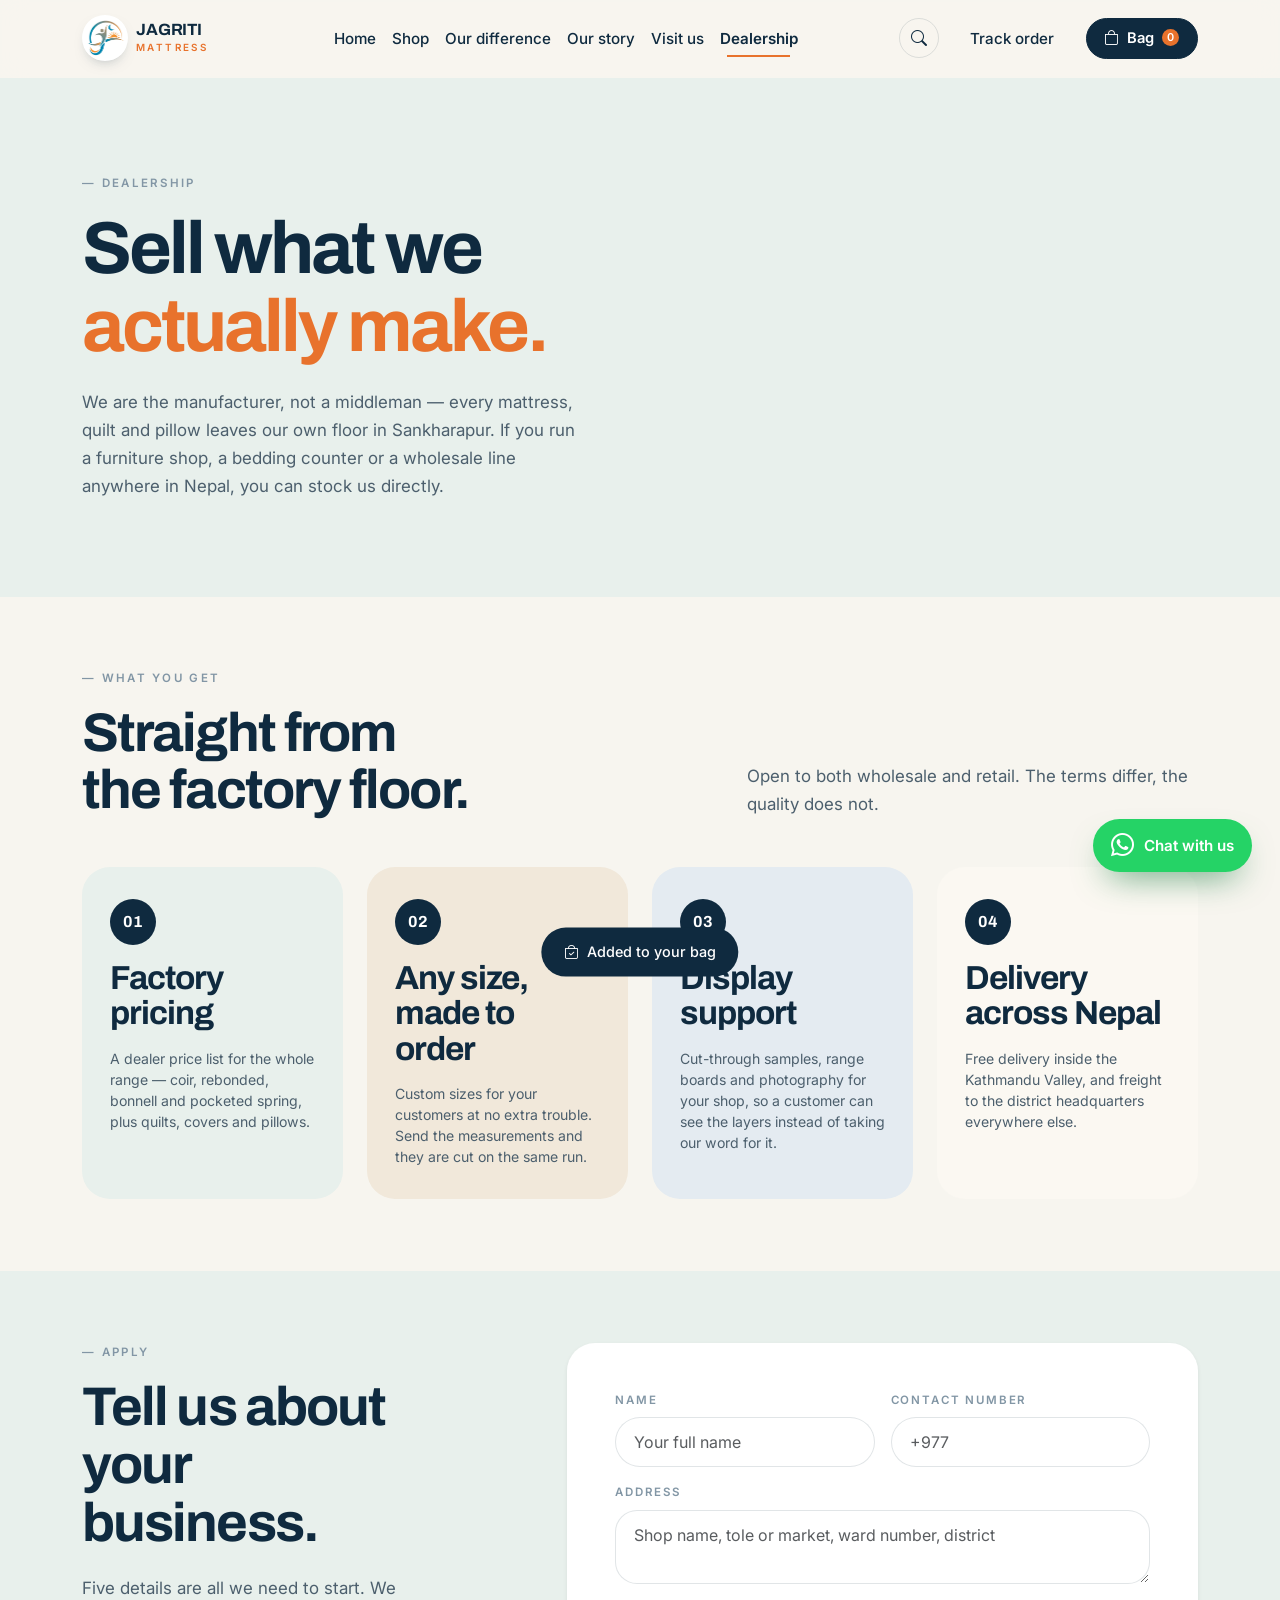
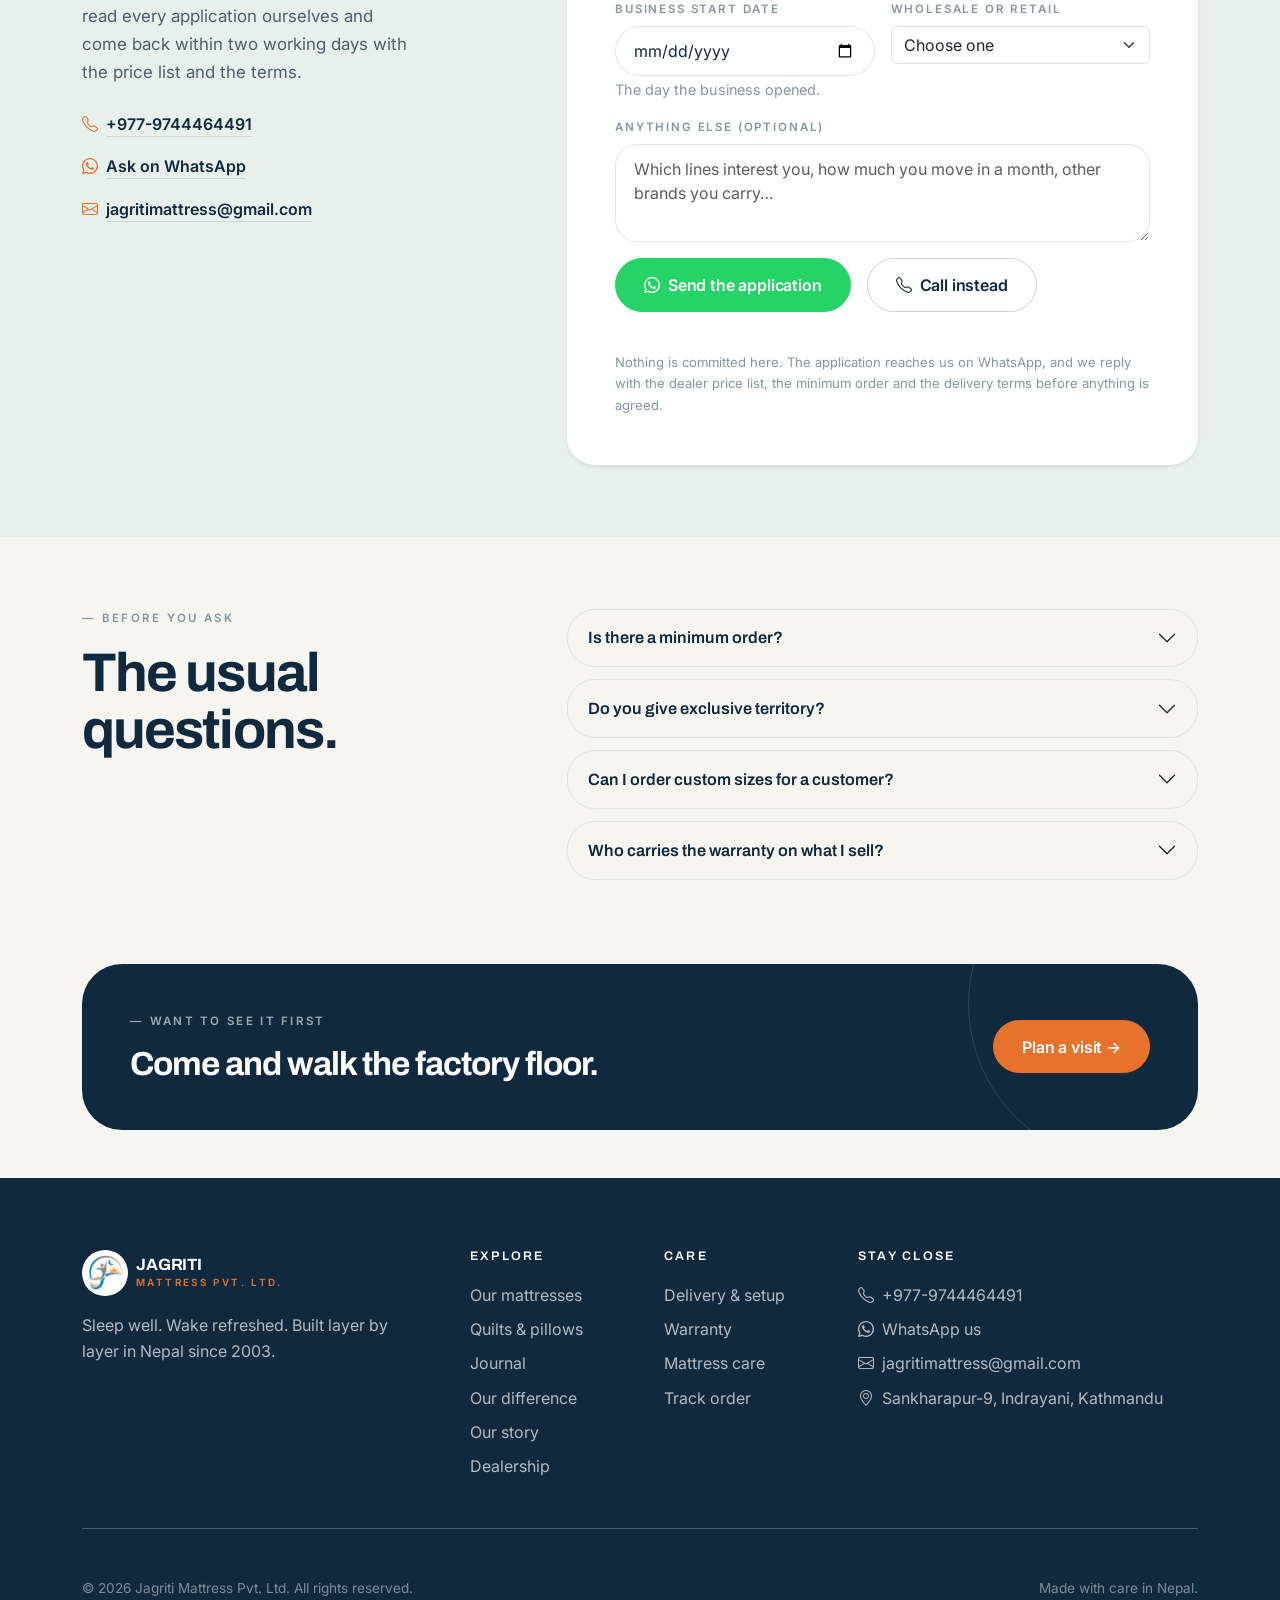
<file: dealership.html>
<!DOCTYPE html>
<html lang="en">
<head>
  <meta charset="utf-8">
  <meta name="viewport" content="width=device-width, initial-scale=1">
  <title>Dealership — Jagriti Mattress Pvt. Ltd.</title>
  <meta name="description" content="Apply to stock Jagriti mattresses, quilts and pillows. Wholesale and retail dealerships across Nepal — factory prices, delivery and display support.">

  <link rel="icon" href="assets/favicon.png" type="image/png">

  <!-- Google Fonts -->
  <link rel="preconnect" href="https://fonts.googleapis.com">
  <link rel="preconnect" href="https://fonts.gstatic.com" crossorigin>
  <link href="https://fonts.googleapis.com/css2?family=Archivo:wght@500;600;700;800&family=Inter:wght@400;500;600&display=swap" rel="stylesheet">

  <!-- Bootstrap 5 + Bootstrap Icons -->
  <link href="https://cdn.jsdelivr.net/npm/bootstrap@5.3.3/dist/css/bootstrap.min.css" rel="stylesheet">
  <link href="https://cdn.jsdelivr.net/npm/bootstrap-icons@1.11.3/font/bootstrap-icons.min.css" rel="stylesheet">

  <!-- Jagriti theme -->
  <link href="styles.css" rel="stylesheet">
</head>
<body class="bg-cream">

  <!-- ============================================================
       TOP NAV (shared markup across every page)
       ============================================================ -->
  <nav class="navbar navbar-expand-lg site-nav sticky-top" id="siteNav">
    <div class="container">

      <a class="navbar-brand d-flex align-items-center gap-2 me-lg-4" href="index.html">
        <span class="brand-mark">
          <img src="assets/logo-mark.png" alt="Jagriti Mattress logo">
        </span>
        <span>
          <span class="brand-word">JAGRITI</span>
          <span class="brand-sub">Mattress</span>
        </span>
      </a>

      <button class="navbar-toggler border-0 shadow-none" type="button" data-bs-toggle="collapse"
              data-bs-target="#mainNav" aria-controls="mainNav" aria-expanded="false" aria-label="Toggle navigation">
        <i class="bi bi-list fs-3 text-navy"></i>
      </button>

      <div class="collapse navbar-collapse" id="mainNav">
        <ul class="navbar-nav mx-lg-auto mb-2 mb-lg-0">
          <li class="nav-item"><a class="nav-link" href="index.html">Home</a></li>
          <li class="nav-item"><a class="nav-link" href="shop.html">Shop</a></li>
          <li class="nav-item"><a class="nav-link" href="our-difference.html">Our difference</a></li>
          <li class="nav-item"><a class="nav-link" href="our-story.html">Our story</a></li>
          <li class="nav-item"><a class="nav-link" href="visit-us.html">Visit us</a></li>
          <li class="nav-item"><a class="nav-link nav-active" href="dealership.html">Dealership</a></li>
        </ul>

        <div class="d-flex align-items-center gap-2 gap-lg-3">
          <a class="nav-icon-btn" href="shop.html" aria-label="Search the collection"><i class="bi bi-search"></i></a>
          <a class="nav-link d-none d-lg-inline text-nowrap" href="track-order.html">Track order</a>
          <button class="btn btn-dark rounded-pill bag-btn d-inline-flex align-items-center gap-2" type="button" data-bag-button>
            <i class="bi bi-bag"></i> Bag
            <span class="badge rounded-pill" data-bag-count>0</span>
          </button>
        </div>
      </div>

    </div>
  </nav>

  <main>

    <!-- ============================================================
  <main>

    <!-- ============================================================
         PAGE HERO
         ============================================================ -->
    <section class="bg-mint py-5">
      <div class="container py-lg-5">
        <div class="row">
          <div class="col-lg-8">
            <span class="eyebrow">&mdash; Dealership</span>
            <h1 class="headline-xl mb-4">Sell what we<br><span class="text-accent">actually make.</span></h1>
            <p class="lead-jag mb-0">
              We are the manufacturer, not a middleman &mdash; every mattress, quilt and pillow
              leaves our own floor in Sankharapur. If you run a furniture shop, a bedding
              counter or a wholesale line anywhere in Nepal, you can stock us directly.
            </p>
          </div>
        </div>
      </div>
    </section>

    <!-- ============================================================
         WHY DEAL WITH US
         ============================================================ -->
    <section class="bg-cream py-5">
      <div class="container py-lg-4">

        <div class="row align-items-end g-4 mb-5">
          <div class="col-lg-7">
            <span class="eyebrow">&mdash; What you get</span>
            <h2 class="headline-lg mb-0">Straight from<br>the factory floor.</h2>
          </div>
          <div class="col-lg-5">
            <p class="lead-jag mb-0">
              Open to both wholesale and retail. The terms differ, the quality does not.
            </p>
          </div>
        </div>

        <div class="row row-cols-1 row-cols-md-2 row-cols-lg-4 g-4">
          <div class="col">
            <article class="card journal-card tint-mint h-100">
              <span class="step-num mb-3">01</span>
              <h3 class="headline-md mb-3">Factory pricing</h3>
              <p class="product-desc mb-0">A dealer price list for the whole range &mdash; coir, rebonded, bonnell and pocketed spring, plus quilts, covers and pillows.</p>
            </article>
          </div>
          <div class="col">
            <article class="card journal-card tint-tan h-100">
              <span class="step-num mb-3">02</span>
              <h3 class="headline-md mb-3">Any size, made to order</h3>
              <p class="product-desc mb-0">Custom sizes for your customers at no extra trouble. Send the measurements and they are cut on the same run.</p>
            </article>
          </div>
          <div class="col">
            <article class="card journal-card tint-blue h-100">
              <span class="step-num mb-3">03</span>
              <h3 class="headline-md mb-3">Display support</h3>
              <p class="product-desc mb-0">Cut-through samples, range boards and photography for your shop, so a customer can see the layers instead of taking our word for it.</p>
            </article>
          </div>
          <div class="col">
            <article class="card journal-card tint-cream h-100">
              <span class="step-num mb-3">04</span>
              <h3 class="headline-md mb-3">Delivery across Nepal</h3>
              <p class="product-desc mb-0">Free delivery inside the Kathmandu Valley, and freight to the district headquarters everywhere else.</p>
            </article>
          </div>
        </div>

      </div>
    </section>

    <!-- ============================================================
         APPLICATION FORM
         Five fields go to us on WhatsApp — handled in main.js (#dealerForm).
         ============================================================ -->
    <section class="bg-mint py-5" id="apply">
      <div class="container py-lg-4">
        <div class="row g-4 g-lg-5">

          <div class="col-lg-4">
            <span class="eyebrow">&mdash; Apply</span>
            <h2 class="headline-lg mb-4">Tell us about<br>your business.</h2>
            <p class="lead-jag mb-4">
              Five details are all we need to start. We read every application ourselves and
              come back within two working days with the price list and the terms.
            </p>
            <ul class="list-unstyled d-grid gap-3 mb-0">
              <li><i class="bi bi-telephone me-2 text-accent"></i><a class="link-arrow" href="tel:+9779744464491">+977-9744464491</a></li>
              <li><i class="bi bi-whatsapp me-2 text-accent"></i><a class="link-arrow" href="https://wa.me/9779744464491?text=Hello%20Jagriti%20Mattress%21%20I%20would%20like%20to%20ask%20about%20a%20dealership." target="_blank" rel="noopener">Ask on WhatsApp</a></li>
              <li><i class="bi bi-envelope me-2 text-accent"></i><a class="link-arrow" href="mailto:jagritimattress@gmail.com">jagritimattress@gmail.com</a></li>
            </ul>
          </div>

          <div class="col-lg-7 offset-lg-1">
            <form class="card border-0 shadow-sm rounded-4 p-4 p-lg-5 bg-white" data-dealer-form novalidate>
              <div class="row g-3">

                <div class="col-md-6">
                  <label class="form-label-jag d-block" for="dealerName">Name</label>
                  <input type="text" class="form-control form-control-jag" id="dealerName" name="name"
                         placeholder="Your full name" required>
                </div>

                <div class="col-md-6">
                  <label class="form-label-jag d-block" for="dealerPhone">Contact number</label>
                  <input type="tel" class="form-control form-control-jag" id="dealerPhone" name="phone"
                         placeholder="+977" required>
                </div>

                <div class="col-12">
                  <label class="form-label-jag d-block" for="dealerAddress">Address</label>
                  <textarea class="form-control form-control-jag" id="dealerAddress" name="address" rows="2"
                            placeholder="Shop name, tole or market, ward number, district" required></textarea>
                </div>

                <div class="col-md-6">
                  <label class="form-label-jag d-block" for="dealerStart">Business start date</label>
                  <input type="date" class="form-control form-control-jag" id="dealerStart" name="started" required>
                  <span class="result-count">The day the business opened.</span>
                </div>

                <div class="col-md-6">
                  <label class="form-label-jag d-block" for="dealerTrade">Wholesale or retail</label>
                  <select class="form-select" id="dealerTrade" name="trade" required>
                    <option value="" selected disabled>Choose one</option>
                    <option>Wholesale</option>
                    <option>Retail</option>
                    <option>Both wholesale and retail</option>
                  </select>
                </div>

                <div class="col-12">
                  <label class="form-label-jag d-block" for="dealerNotes">Anything else <span class="text-muted-jag">(optional)</span></label>
                  <textarea class="form-control form-control-jag" id="dealerNotes" name="notes" rows="3"
                            placeholder="Which lines interest you, how much you move in a month, other brands you carry&hellip;"></textarea>
                </div>

                <div class="col-12 d-flex flex-wrap align-items-center gap-3">
                  <button type="submit" class="btn btn-whatsapp rounded-pill btn-lg-pill">
                    <i class="bi bi-whatsapp me-2"></i>Send the application
                  </button>
                  <a href="tel:+9779744464491" class="btn btn-outline-navy rounded-pill btn-lg-pill">
                    <i class="bi bi-telephone me-2"></i>Call instead
                  </a>
                </div>

                <div class="col-12">
                  <p class="form-note d-none mb-0" data-dealer-message role="status"></p>
                </div>

              </div>

              <p class="order-fineprint mt-4 mb-0">
                Nothing is committed here. The application reaches us on WhatsApp, and we reply with
                the dealer price list, the minimum order and the delivery terms before anything is agreed.
              </p>
            </form>
          </div>

        </div>
      </div>
    </section>

    <!-- ============================================================
         DEALER FAQ
         ============================================================ -->
    <section class="bg-cream py-5">
      <div class="container py-lg-4">

        <div class="row g-4 g-lg-5">
          <div class="col-lg-4">
            <span class="eyebrow">&mdash; Before you ask</span>
            <h2 class="headline-lg mb-0">The usual<br>questions.</h2>
          </div>

          <div class="col-lg-7 offset-lg-1">
            <div class="accordion accordion-jag" id="dealerFaq">

              <div class="accordion-item border rounded-4 overflow-hidden">
                <h3 class="accordion-header">
                  <button class="accordion-button bg-transparent collapsed" type="button" data-bs-toggle="collapse" data-bs-target="#dealerFaq1">
                    Is there a minimum order?
                  </button>
                </h3>
                <div id="dealerFaq1" class="accordion-collapse collapse" data-bs-parent="#dealerFaq">
                  <div class="accordion-body">
                    Yes, and it differs for wholesale and retail. We send the exact figure with the
                    price list once we have read your application &mdash; it is smaller than most
                    shopkeepers expect for a first order.
                  </div>
                </div>
              </div>

              <div class="accordion-item border rounded-4 overflow-hidden">
                <h3 class="accordion-header">
                  <button class="accordion-button bg-transparent collapsed" type="button" data-bs-toggle="collapse" data-bs-target="#dealerFaq2">
                    Do you give exclusive territory?
                  </button>
                </h3>
                <div id="dealerFaq2" class="accordion-collapse collapse" data-bs-parent="#dealerFaq">
                  <div class="accordion-body">
                    In districts where we have no dealer yet, we are glad to discuss it. Inside the
                    Kathmandu Valley we already supply several shops, so it is not on offer there.
                  </div>
                </div>
              </div>

              <div class="accordion-item border rounded-4 overflow-hidden">
                <h3 class="accordion-header">
                  <button class="accordion-button bg-transparent collapsed" type="button" data-bs-toggle="collapse" data-bs-target="#dealerFaq3">
                    Can I order custom sizes for a customer?
                  </button>
                </h3>
                <div id="dealerFaq3" class="accordion-collapse collapse" data-bs-parent="#dealerFaq">
                  <div class="accordion-body">
                    Every mattress is made to order anyway, so a custom size is normal work rather
                    than a favour. Send the measurements with the order and it goes on the same run.
                  </div>
                </div>
              </div>

              <div class="accordion-item border rounded-4 overflow-hidden">
                <h3 class="accordion-header">
                  <button class="accordion-button bg-transparent collapsed" type="button" data-bs-toggle="collapse" data-bs-target="#dealerFaq4">
                    Who carries the warranty on what I sell?
                  </button>
                </h3>
                <div id="dealerFaq4" class="accordion-collapse collapse" data-bs-parent="#dealerFaq">
                  <div class="accordion-body">
                    We do. Your customer claims through you, you pass it to us, and we collect,
                    inspect and replace &mdash; see the <a href="warranty.html">warranty page</a>
                    for what is covered and for how long.
                  </div>
                </div>
              </div>

            </div>
          </div>
        </div>

      </div>
    </section>

    <!-- ============================================================
         CLOSING CTA
         ============================================================ -->
    <section class="bg-cream pb-5">
      <div class="container">
        <div class="cta-panel p-5 d-flex flex-column flex-lg-row justify-content-between align-items-lg-center gap-4">
          <div>
            <span class="eyebrow eyebrow-light">&mdash; Want to see it first</span>
            <h2 class="headline-md text-white mb-0">Come and walk the factory floor.</h2>
          </div>
          <a href="visit-us.html" class="btn btn-accent rounded-pill btn-lg-pill align-self-start align-self-lg-center text-nowrap">Plan a visit &rarr;</a>
        </div>
      </div>
    </section>

  </main>

  <!-- ============================================================
       FOOTER (shared markup across every page)
       ============================================================ -->
  <footer class="site-footer pt-5">
    <div class="container pt-lg-4">
      <div class="row g-4 g-lg-5">

        <div class="col-lg-4">
          <a class="d-inline-flex align-items-center gap-2 mb-3" href="index.html">
            <span class="brand-mark">
              <img src="assets/logo-mark.png" alt="Jagriti Mattress logo">
            </span>
            <span>
              <span class="brand-word">JAGRITI</span>
              <span class="brand-sub">Mattress Pvt. Ltd.</span>
            </span>
          </a>
          <p class="mb-0" style="max-width: 32ch;">Sleep well. Wake refreshed. Built layer by layer in Nepal since 2003.</p>
        </div>

        <div class="col-6 col-lg-2">
          <h5>Explore</h5>
          <ul class="list-unstyled d-grid gap-2 mb-0">
            <li><a href="shop.html">Our mattresses</a></li>
            <li><a href="shop.html?category=bedding">Quilts &amp; pillows</a></li>
            <li><a href="journal.html">Journal</a></li>
            <li><a href="our-difference.html">Our difference</a></li>
            <li><a href="our-story.html">Our story</a></li>
            <li><a href="dealership.html">Dealership</a></li>
          </ul>
        </div>

        <div class="col-6 col-lg-2">
          <h5>Care</h5>
          <ul class="list-unstyled d-grid gap-2 mb-0">
            <li><a href="delivery.html">Delivery &amp; setup</a></li>
            <li><a href="warranty.html">Warranty</a></li>
            <li><a href="mattress-care.html">Mattress care</a></li>
            <li><a href="track-order.html">Track order</a></li>
          </ul>
        </div>

        <div class="col-lg-4">
          <h5>Stay close</h5>
          <ul class="list-unstyled d-grid gap-2 mb-0">
            <li><a href="tel:+9779744464491"><i class="bi bi-telephone me-2"></i>+977-9744464491</a></li>
            <li><a href="https://wa.me/9779744464491?text=Hello%20Jagriti%20Mattress%21" target="_blank" rel="noopener"><i class="bi bi-whatsapp me-2"></i>WhatsApp us</a></li>
            <li><a href="mailto:jagritimattress@gmail.com"><i class="bi bi-envelope me-2"></i>jagritimattress@gmail.com</a></li>
            <li><a href="visit-us.html"><i class="bi bi-geo-alt me-2"></i>Sankharapur-9, Indrayani, Kathmandu</a></li>
          </ul>
        </div>

      </div>

      <hr class="border-light my-5">

      <div class="d-flex flex-column flex-md-row justify-content-between gap-2 pb-4">
        <p class="footer-note mb-0">&copy; <span data-year>2026</span> Jagriti Mattress Pvt. Ltd. All rights reserved.</p>
        <p class="footer-note mb-0">Made with care in Nepal.</p>
      </div>
    </div>
  </footer>

  <!-- Floating WhatsApp chat -->
  <a class="whatsapp-fab" href="https://wa.me/9779744464491?text=Hello%20Jagriti%20Mattress%21%20I%20have%20a%20question%20about%20your%20mattresses."
     target="_blank" rel="noopener" aria-label="Chat with us on WhatsApp">
    <i class="bi bi-whatsapp" aria-hidden="true"></i>
    <span class="whatsapp-fab-label">Chat with us</span>
  </a>

  <div class="bag-toast" data-bag-toast role="status" aria-live="polite">
    <i class="bi bi-bag-check"></i> <span data-bag-toast-text>Added to your bag</span>
  </div>

  <script src="https://cdn.jsdelivr.net/npm/bootstrap@5.3.3/dist/js/bootstrap.bundle.min.js"></script>
  <script src="main.js"></script>
</body>
</html>
</file>
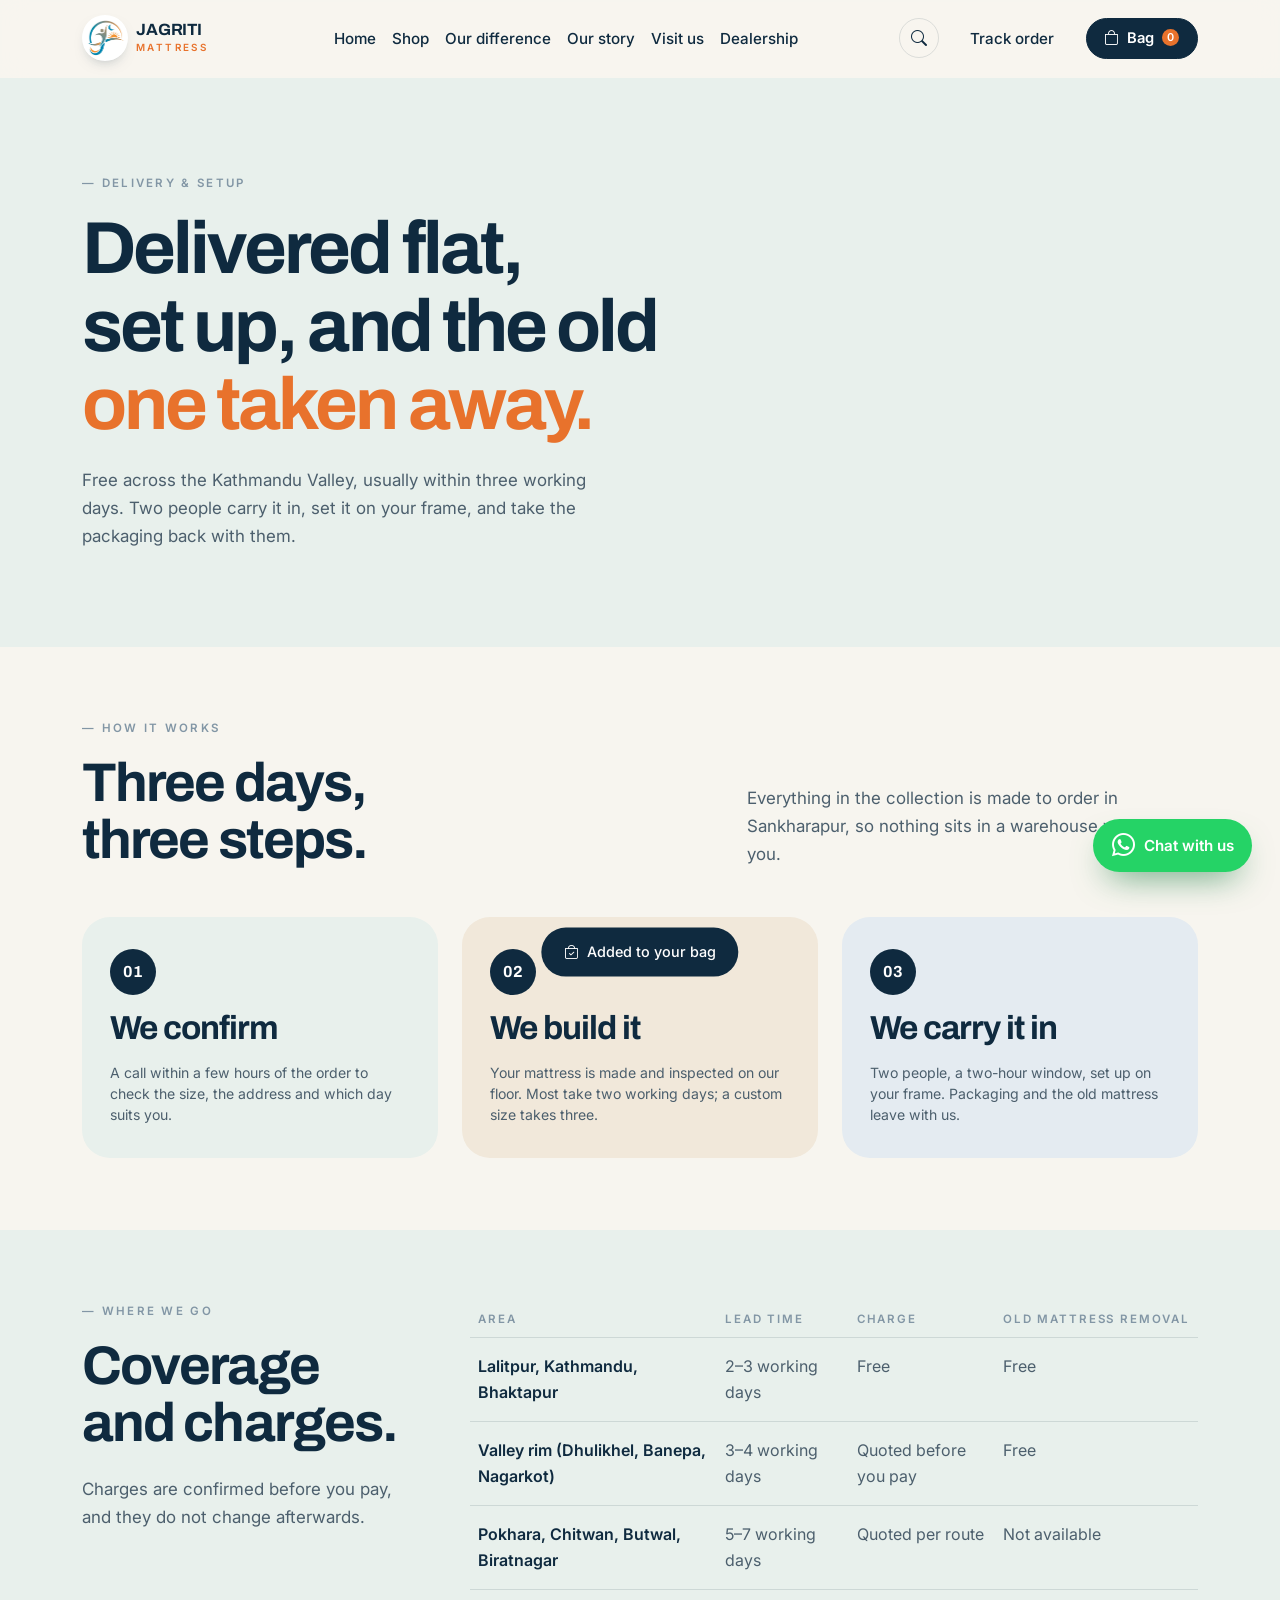
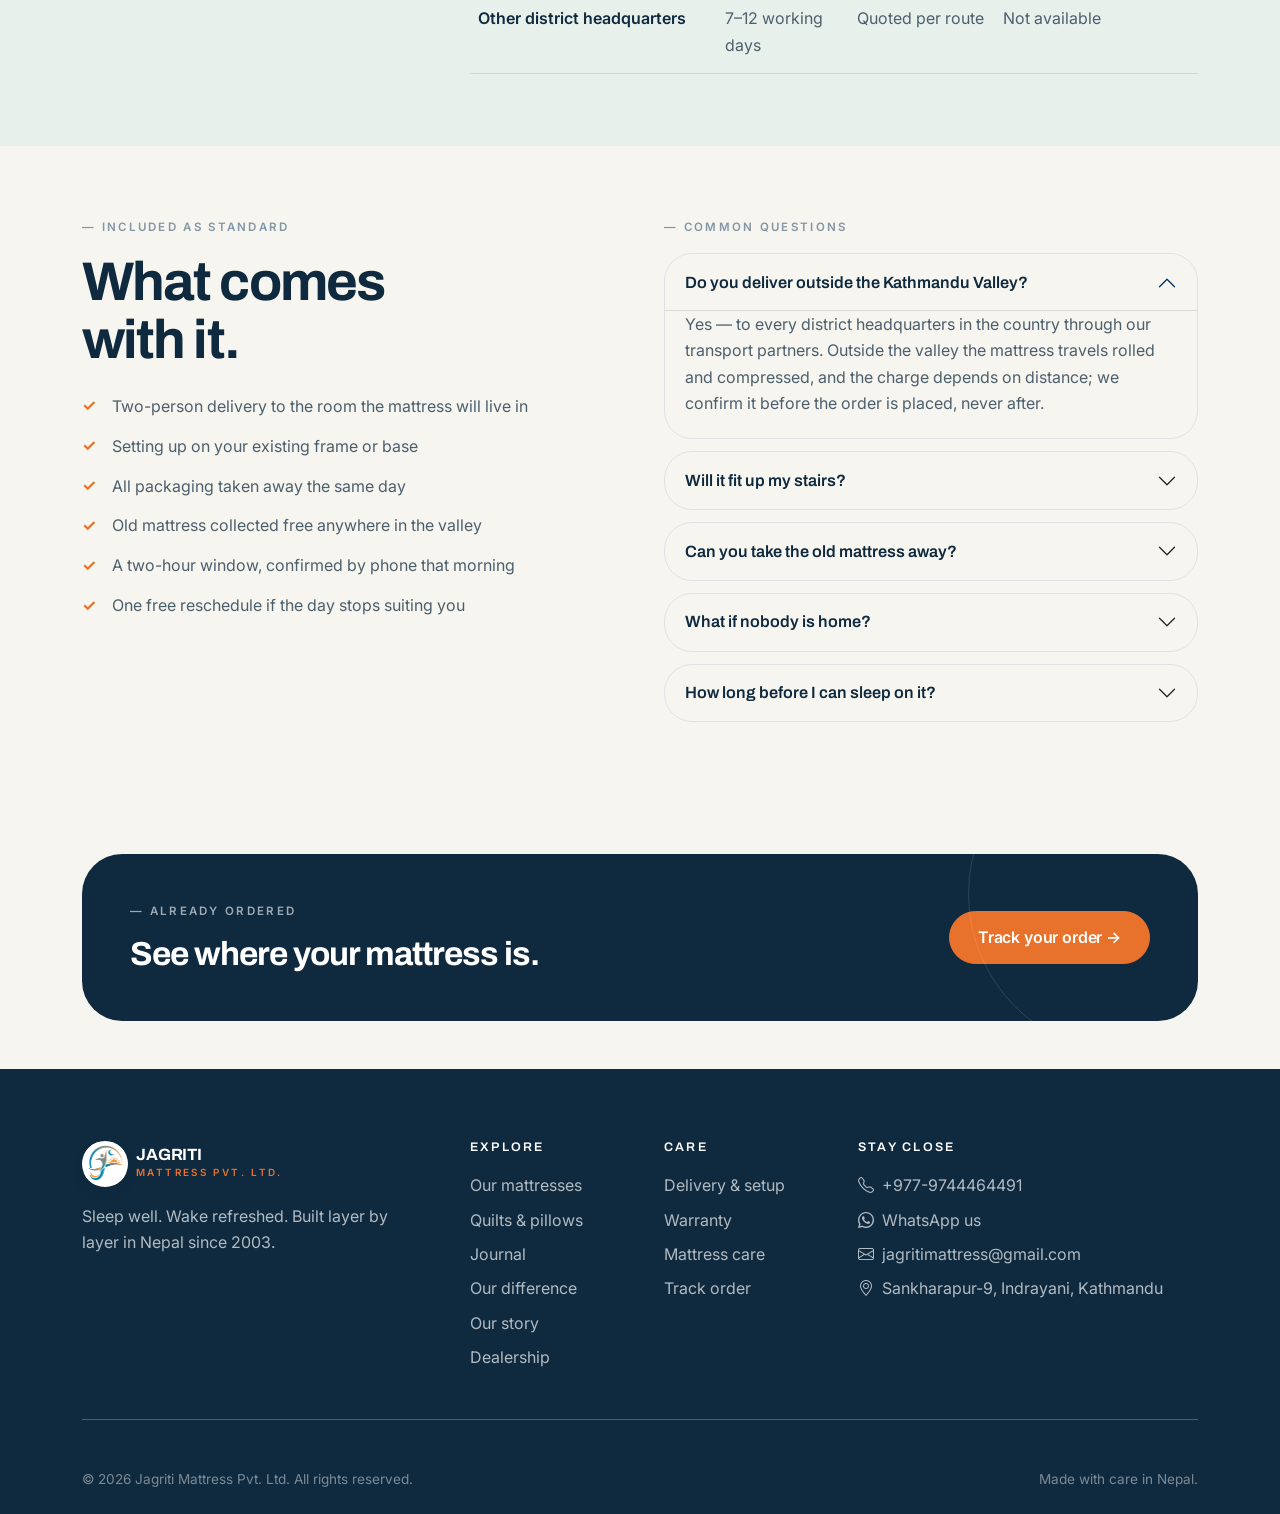
<file: delivery.html>
<!DOCTYPE html>
<html lang="en">
<head>
  <meta charset="utf-8">
  <meta name="viewport" content="width=device-width, initial-scale=1">
  <title>Delivery & setup — Jagriti Mattress Pvt. Ltd.</title>
  <meta name="description" content="Free two-person delivery across the Kathmandu Valley in 2-3 working days, set up on your frame, with the old mattress taken away.">

  <link rel="icon" href="assets/favicon.png" type="image/png">

  <!-- Google Fonts -->
  <link rel="preconnect" href="https://fonts.googleapis.com">
  <link rel="preconnect" href="https://fonts.gstatic.com" crossorigin>
  <link href="https://fonts.googleapis.com/css2?family=Archivo:wght@500;600;700;800&family=Inter:wght@400;500;600&display=swap" rel="stylesheet">

  <!-- Bootstrap 5 + Bootstrap Icons -->
  <link href="https://cdn.jsdelivr.net/npm/bootstrap@5.3.3/dist/css/bootstrap.min.css" rel="stylesheet">
  <link href="https://cdn.jsdelivr.net/npm/bootstrap-icons@1.11.3/font/bootstrap-icons.min.css" rel="stylesheet">

  <!-- Jagriti theme -->
  <link href="styles.css" rel="stylesheet">
</head>
<body class="bg-cream">

  <!-- ============================================================
       TOP NAV (shared markup across every page)
       ============================================================ -->
  <nav class="navbar navbar-expand-lg site-nav sticky-top" id="siteNav">
    <div class="container">

      <a class="navbar-brand d-flex align-items-center gap-2 me-lg-4" href="index.html">
        <span class="brand-mark">
          <img src="assets/logo-mark.png" alt="Jagriti Mattress logo">
        </span>
        <span>
          <span class="brand-word">JAGRITI</span>
          <span class="brand-sub">Mattress</span>
        </span>
      </a>

      <button class="navbar-toggler border-0 shadow-none" type="button" data-bs-toggle="collapse"
              data-bs-target="#mainNav" aria-controls="mainNav" aria-expanded="false" aria-label="Toggle navigation">
        <i class="bi bi-list fs-3 text-navy"></i>
      </button>

      <div class="collapse navbar-collapse" id="mainNav">
        <ul class="navbar-nav mx-lg-auto mb-2 mb-lg-0">
          <li class="nav-item"><a class="nav-link" href="index.html">Home</a></li>
          <li class="nav-item"><a class="nav-link" href="shop.html">Shop</a></li>
          <li class="nav-item"><a class="nav-link" href="our-difference.html">Our difference</a></li>
          <li class="nav-item"><a class="nav-link" href="our-story.html">Our story</a></li>
          <li class="nav-item"><a class="nav-link" href="visit-us.html">Visit us</a></li>
          <li class="nav-item"><a class="nav-link" href="dealership.html">Dealership</a></li>
        </ul>

        <div class="d-flex align-items-center gap-2 gap-lg-3">
          <a class="nav-icon-btn" href="shop.html" aria-label="Search the collection"><i class="bi bi-search"></i></a>
          <a class="nav-link d-none d-lg-inline text-nowrap" href="track-order.html">Track order</a>
          <button class="btn btn-dark rounded-pill bag-btn d-inline-flex align-items-center gap-2" type="button" data-bag-button>
            <i class="bi bi-bag"></i> Bag
            <span class="badge rounded-pill" data-bag-count>0</span>
          </button>
        </div>
      </div>

    </div>
  </nav>

  <main>

    <!-- ============================================================
         PAGE HERO
         ============================================================ -->
    <section class="bg-mint py-5">
      <div class="container py-lg-5">
        <div class="row">
          <div class="col-lg-8">
            <span class="eyebrow">&mdash; Delivery & setup</span>
            <h1 class="headline-xl mb-4">Delivered flat,<br>set up, and the old<br><span class="text-accent">one taken away.</span></h1>
            <p class="lead-jag mb-0">Free across the Kathmandu Valley, usually within three working days. Two people carry it in, set it on your frame, and take the packaging back with them.</p>
          </div>
        </div>
      </div>
    </section>

    <!-- Steps -->
    <section class="bg-cream py-5">
      <div class="container py-lg-4">
        <div class="row align-items-end g-4 mb-5">
          <div class="col-lg-7">
            <span class="eyebrow">&mdash; How it works</span>
            <h2 class="headline-lg mb-0">Three days,<br>three steps.</h2>
          </div>
          <div class="col-lg-5">
            <p class="lead-jag mb-0">Everything in the collection is made to order in Sankharapur, so nothing sits in a warehouse waiting for you.</p>
          </div>
        </div>

        <div class="row row-cols-1 row-cols-md-3 g-4">
          <div class="col">
            <article class="card journal-card tint-mint">
              <span class="step-num mb-3">01</span>
              <h3 class="headline-md mb-3">We confirm</h3>
              <p class="product-desc mb-0">A call within a few hours of the order to check the size, the address and which day suits you.</p>
            </article>
          </div>
          <div class="col">
            <article class="card journal-card tint-tan">
              <span class="step-num mb-3">02</span>
              <h3 class="headline-md mb-3">We build it</h3>
              <p class="product-desc mb-0">Your mattress is made and inspected on our floor. Most take two working days; a custom size takes three.</p>
            </article>
          </div>
          <div class="col">
            <article class="card journal-card tint-blue">
              <span class="step-num mb-3">03</span>
              <h3 class="headline-md mb-3">We carry it in</h3>
              <p class="product-desc mb-0">Two people, a two-hour window, set up on your frame. Packaging and the old mattress leave with us.</p>
            </article>
          </div>
        </div>
      </div>
    </section>

    <!-- Coverage -->
    <section class="bg-mint py-5">
      <div class="container py-lg-4">
        <div class="row g-4 g-lg-5">
          <div class="col-lg-4">
            <span class="eyebrow">&mdash; Where we go</span>
            <h2 class="headline-lg mb-4">Coverage<br>and charges.</h2>
            <p class="lead-jag mb-0">Charges are confirmed before you pay, and they do not change afterwards.</p>
          </div>
          <div class="col-lg-8">
            <div class="table-responsive">
              <table class="table table-jag align-middle">
                <thead>
                  <tr><th scope="col">Area</th><th scope="col">Lead time</th><th scope="col">Charge</th><th scope="col">Old mattress removal</th></tr>
                </thead>
                <tbody>
                  <tr><td>Lalitpur, Kathmandu, Bhaktapur</td><td>2&ndash;3 working days</td><td>Free</td><td>Free</td></tr>
                  <tr><td>Valley rim (Dhulikhel, Banepa, Nagarkot)</td><td>3&ndash;4 working days</td><td>Quoted before you pay</td><td>Free</td></tr>
                  <tr><td>Pokhara, Chitwan, Butwal, Biratnagar</td><td>5&ndash;7 working days</td><td>Quoted per route</td><td>Not available</td></tr>
                  <tr><td>Other district headquarters</td><td>7&ndash;12 working days</td><td>Quoted per route</td><td>Not available</td></tr>
                </tbody>
              </table>
            </div>
          </div>
        </div>
      </div>
    </section>

    <!-- Included -->
    <section class="bg-cream py-5">
      <div class="container py-lg-4">
        <div class="row g-4 g-lg-5">
          <div class="col-lg-6">
            <span class="eyebrow">&mdash; Included as standard</span>
            <h2 class="headline-lg mb-4">What comes<br>with it.</h2>
            <ul class="check-list">
              <li>Two-person delivery to the room the mattress will live in</li>
              <li>Setting up on your existing frame or base</li>
              <li>All packaging taken away the same day</li>
              <li>Old mattress collected free anywhere in the valley</li>
              <li>A two-hour window, confirmed by phone that morning</li>
              <li>One free reschedule if the day stops suiting you</li>
            </ul>
          </div>
          <div class="col-lg-6">
            <span class="eyebrow">&mdash; Common questions</span>
            <div class="accordion accordion-jag" id="deliveryFaq">
          <div class="accordion-item border rounded-4 overflow-hidden">
            <h3 class="accordion-header">
              <button class="accordion-button bg-transparent" type="button" data-bs-toggle="collapse"
                      data-bs-target="#deliveryFaq-0" aria-expanded="true" aria-controls="deliveryFaq-0">Do you deliver outside the Kathmandu Valley?</button>
            </h3>
            <div id="deliveryFaq-0" class="accordion-collapse collapse show" data-bs-parent="#deliveryFaq">
              <div class="accordion-body">Yes &mdash; to every district headquarters in the country through our transport partners. Outside the valley the mattress travels rolled and compressed, and the charge depends on distance; we confirm it before the order is placed, never after.</div>
            </div>
          </div>
          <div class="accordion-item border rounded-4 overflow-hidden">
            <h3 class="accordion-header">
              <button class="accordion-button collapsed bg-transparent" type="button" data-bs-toggle="collapse"
                      data-bs-target="#deliveryFaq-1" aria-expanded="false" aria-controls="deliveryFaq-1">Will it fit up my stairs?</button>
            </h3>
            <div id="deliveryFaq-1" class="accordion-collapse collapse" data-bs-parent="#deliveryFaq">
              <div class="accordion-body">Almost always. Queen and king mattresses can be carried on their side through a standard stairwell. If the turn is very tight, tell us when you order and we will bring the compressed version instead, which comes up in a roll and expands in the room.</div>
            </div>
          </div>
          <div class="accordion-item border rounded-4 overflow-hidden">
            <h3 class="accordion-header">
              <button class="accordion-button collapsed bg-transparent" type="button" data-bs-toggle="collapse"
                      data-bs-target="#deliveryFaq-2" aria-expanded="false" aria-controls="deliveryFaq-2">Can you take the old mattress away?</button>
            </h3>
            <div id="deliveryFaq-2" class="accordion-collapse collapse" data-bs-parent="#deliveryFaq">
              <div class="accordion-body">Yes, free, anywhere in the valley. Usable mattresses go to two shelters we work with in Kathmandu; the rest are stripped and the steel and foam are recycled separately.</div>
            </div>
          </div>
          <div class="accordion-item border rounded-4 overflow-hidden">
            <h3 class="accordion-header">
              <button class="accordion-button collapsed bg-transparent" type="button" data-bs-toggle="collapse"
                      data-bs-target="#deliveryFaq-3" aria-expanded="false" aria-controls="deliveryFaq-3">What if nobody is home?</button>
            </h3>
            <div id="deliveryFaq-3" class="accordion-collapse collapse" data-bs-parent="#deliveryFaq">
              <div class="accordion-body">We call the morning of delivery to confirm a two-hour window. If it does not suit, we reschedule at no charge &mdash; there is no fee for a second attempt.</div>
            </div>
          </div>
          <div class="accordion-item border rounded-4 overflow-hidden">
            <h3 class="accordion-header">
              <button class="accordion-button collapsed bg-transparent" type="button" data-bs-toggle="collapse"
                      data-bs-target="#deliveryFaq-4" aria-expanded="false" aria-controls="deliveryFaq-4">How long before I can sleep on it?</button>
            </h3>
            <div id="deliveryFaq-4" class="accordion-collapse collapse" data-bs-parent="#deliveryFaq">
              <div class="accordion-body">A flat-delivered mattress is ready immediately. A compressed one needs about four hours to reach full height, and up to 48 hours to lose the faint smell of new foam. Open a window and it goes faster.</div>
            </div>
          </div>
        </div>
          </div>
        </div>
      </div>
    </section>

    <!-- ============================================================
         CLOSING CTA
         ============================================================ -->
    <section class="bg-cream py-5">
      <div class="container">
        <div class="cta-panel p-5 d-flex flex-column flex-lg-row justify-content-between align-items-lg-center gap-4">
          <div>
            <span class="eyebrow eyebrow-light">&mdash; Already ordered</span>
            <h2 class="headline-md text-white mb-0">See where your mattress is.</h2>
          </div>
          <a href="track-order.html" class="btn btn-accent rounded-pill btn-lg-pill align-self-start align-self-lg-center text-nowrap">Track your order &rarr;</a>
        </div>
      </div>
    </section>

  </main>

  <!-- ============================================================
       FOOTER (shared markup across every page)
       ============================================================ -->
  <footer class="site-footer pt-5">
    <div class="container pt-lg-4">
      <div class="row g-4 g-lg-5">

        <div class="col-lg-4">
          <a class="d-inline-flex align-items-center gap-2 mb-3" href="index.html">
            <span class="brand-mark">
              <img src="assets/logo-mark.png" alt="Jagriti Mattress logo">
            </span>
            <span>
              <span class="brand-word">JAGRITI</span>
              <span class="brand-sub">Mattress Pvt. Ltd.</span>
            </span>
          </a>
          <p class="mb-0" style="max-width: 32ch;">Sleep well. Wake refreshed. Built layer by layer in Nepal since 2003.</p>
        </div>

        <div class="col-6 col-lg-2">
          <h5>Explore</h5>
          <ul class="list-unstyled d-grid gap-2 mb-0">
            <li><a href="shop.html">Our mattresses</a></li>
            <li><a href="shop.html?category=bedding">Quilts &amp; pillows</a></li>
            <li><a href="journal.html">Journal</a></li>
            <li><a href="our-difference.html">Our difference</a></li>
            <li><a href="our-story.html">Our story</a></li>
            <li><a href="dealership.html">Dealership</a></li>
          </ul>
        </div>

        <div class="col-6 col-lg-2">
          <h5>Care</h5>
          <ul class="list-unstyled d-grid gap-2 mb-0">
            <li><a href="delivery.html">Delivery &amp; setup</a></li>
            <li><a href="warranty.html">Warranty</a></li>
            <li><a href="mattress-care.html">Mattress care</a></li>
            <li><a href="track-order.html">Track order</a></li>
          </ul>
        </div>

        <div class="col-lg-4">
          <h5>Stay close</h5>
          <ul class="list-unstyled d-grid gap-2 mb-0">
            <li><a href="tel:+9779744464491"><i class="bi bi-telephone me-2"></i>+977-9744464491</a></li>
            <li><a href="https://wa.me/9779744464491?text=Hello%20Jagriti%20Mattress%21" target="_blank" rel="noopener"><i class="bi bi-whatsapp me-2"></i>WhatsApp us</a></li>
            <li><a href="mailto:jagritimattress@gmail.com"><i class="bi bi-envelope me-2"></i>jagritimattress@gmail.com</a></li>
            <li><a href="visit-us.html"><i class="bi bi-geo-alt me-2"></i>Sankharapur-9, Indrayani, Kathmandu</a></li>
          </ul>
        </div>

      </div>

      <hr class="border-light my-5">

      <div class="d-flex flex-column flex-md-row justify-content-between gap-2 pb-4">
        <p class="footer-note mb-0">&copy; <span data-year>2026</span> Jagriti Mattress Pvt. Ltd. All rights reserved.</p>
        <p class="footer-note mb-0">Made with care in Nepal.</p>
      </div>
    </div>
  </footer>

  <!-- Floating WhatsApp chat -->
  <a class="whatsapp-fab" href="https://wa.me/9779744464491?text=Hello%20Jagriti%20Mattress%21%20I%20have%20a%20question%20about%20your%20mattresses."
     target="_blank" rel="noopener" aria-label="Chat with us on WhatsApp">
    <i class="bi bi-whatsapp" aria-hidden="true"></i>
    <span class="whatsapp-fab-label">Chat with us</span>
  </a>

  <div class="bag-toast" data-bag-toast role="status" aria-live="polite">
    <i class="bi bi-bag-check"></i> <span data-bag-toast-text>Added to your bag</span>
  </div>

  <script src="https://cdn.jsdelivr.net/npm/bootstrap@5.3.3/dist/js/bootstrap.bundle.min.js"></script>
  <script src="main.js"></script>
</body>
</html>
</file>
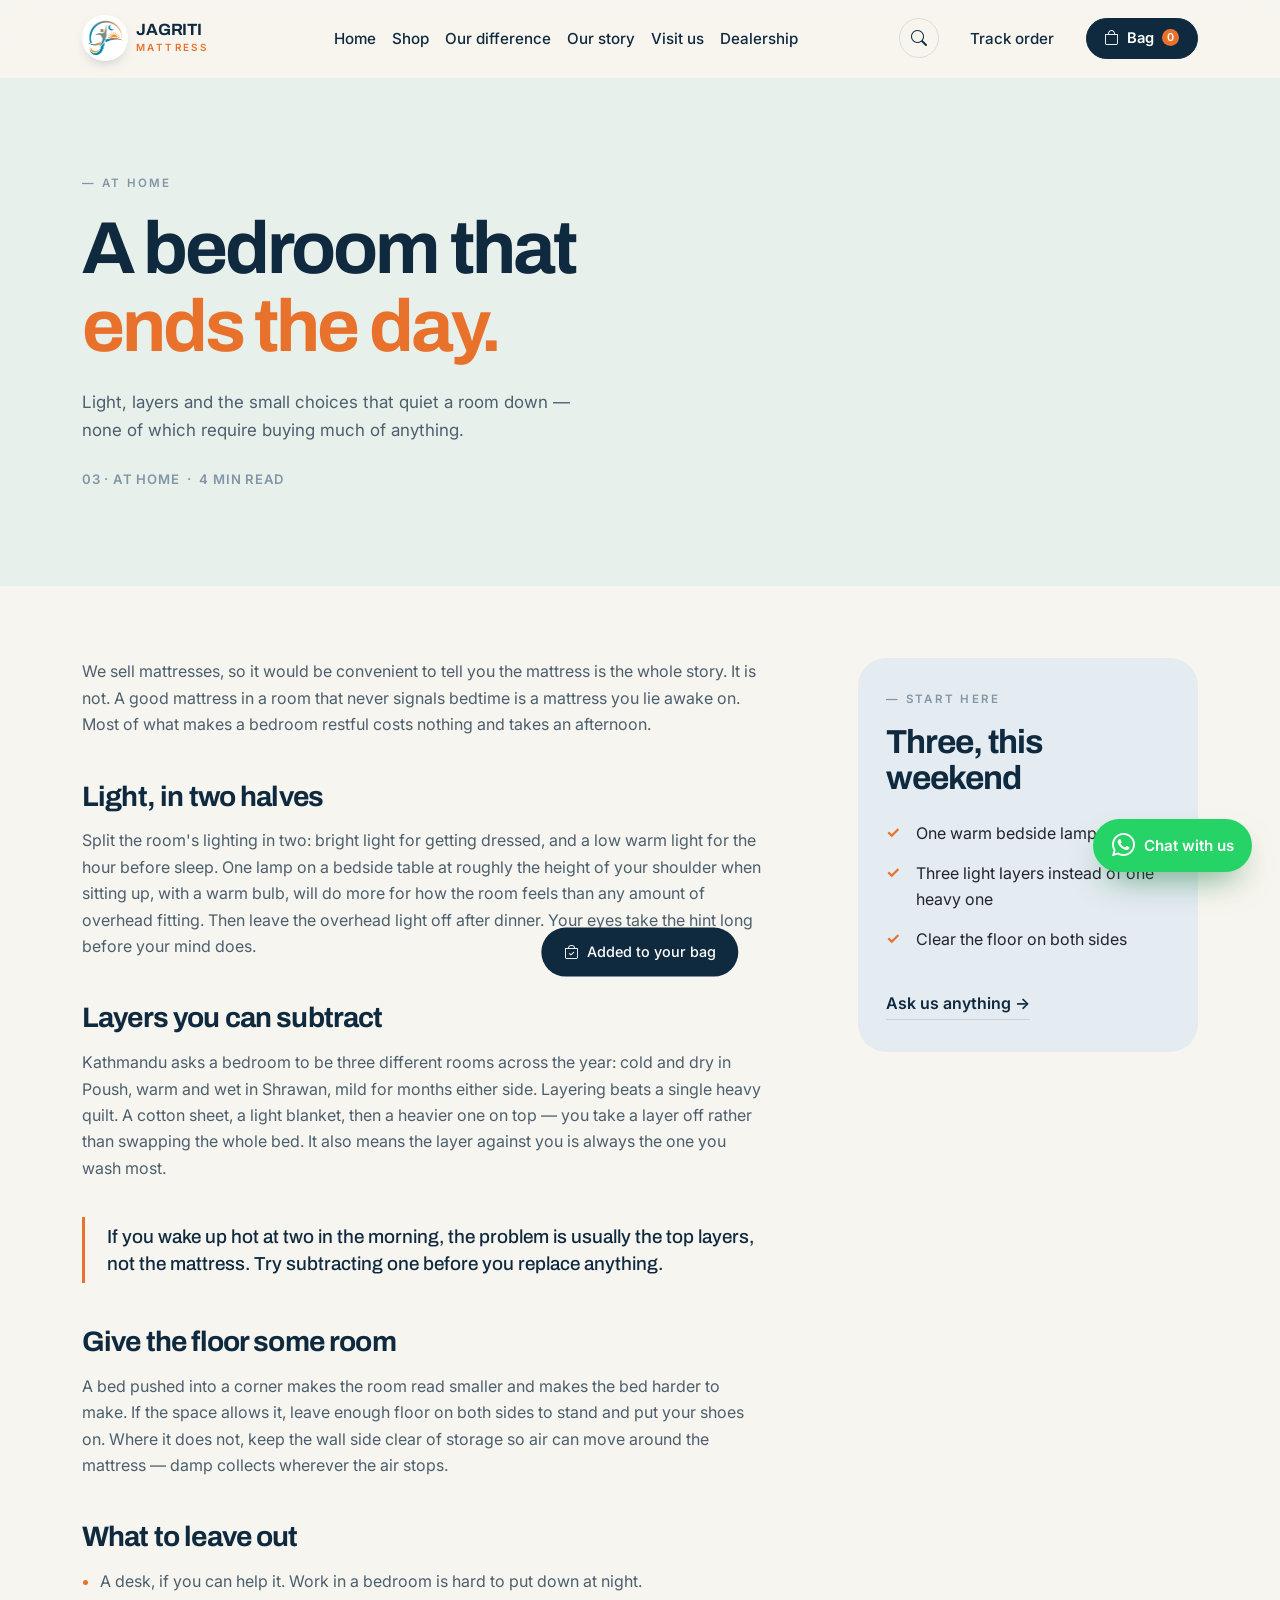
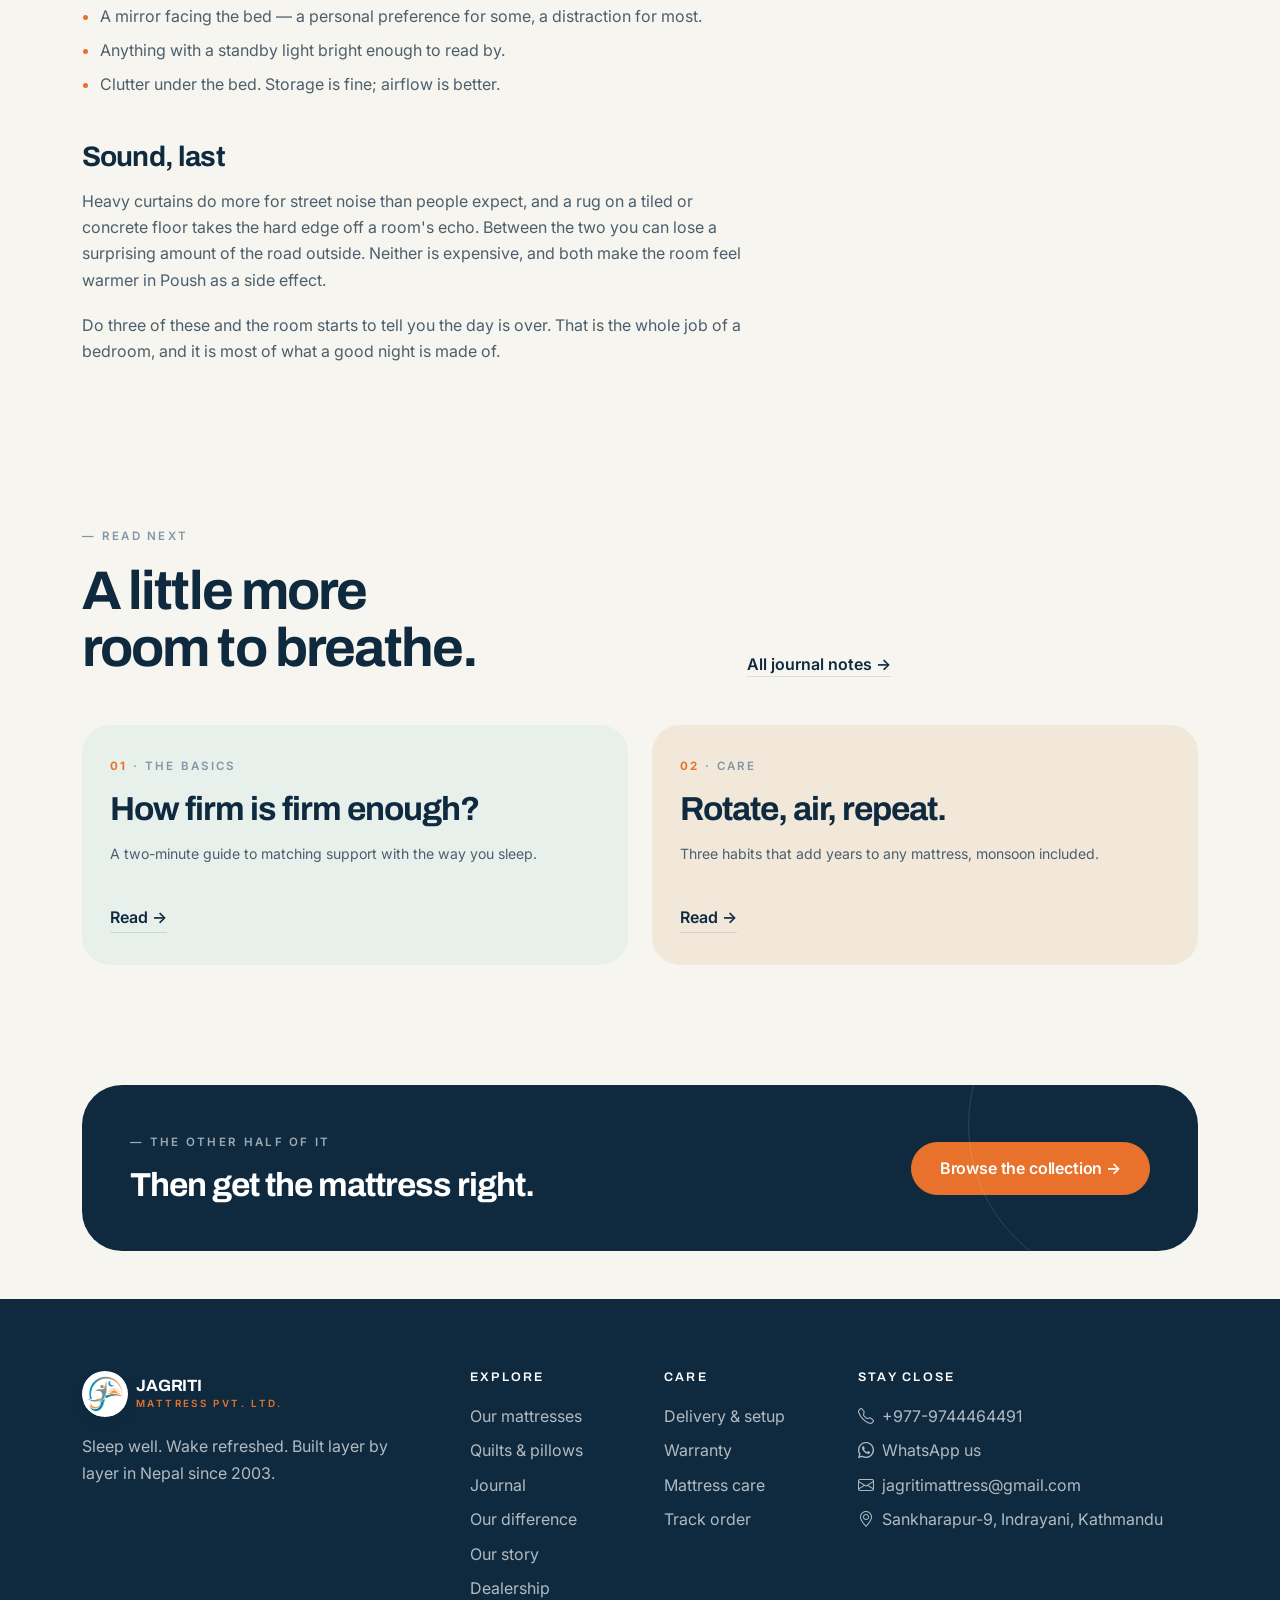
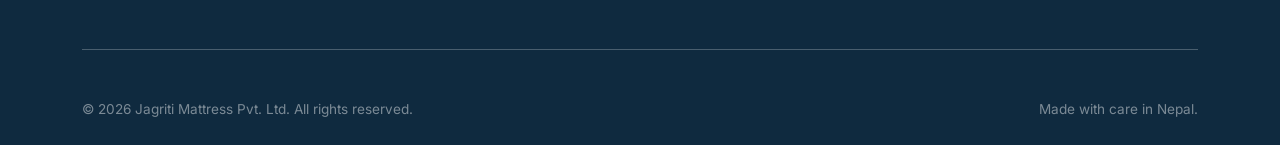
<file: journal-bedroom-that-ends-the-day.html>
<!DOCTYPE html>
<html lang="en">
<head>
  <meta charset="utf-8">
  <meta name="viewport" content="width=device-width, initial-scale=1">
  <title>A bedroom that ends the day — Jagriti Mattress journal</title>
  <meta name="description" content="Light, layers, airflow and sound: the small bedroom choices that make a room restful, most of which cost nothing.">

  <link rel="icon" href="assets/favicon.png" type="image/png">

  <!-- Google Fonts -->
  <link rel="preconnect" href="https://fonts.googleapis.com">
  <link rel="preconnect" href="https://fonts.gstatic.com" crossorigin>
  <link href="https://fonts.googleapis.com/css2?family=Archivo:wght@500;600;700;800&family=Inter:wght@400;500;600&display=swap" rel="stylesheet">

  <!-- Bootstrap 5 + Bootstrap Icons -->
  <link href="https://cdn.jsdelivr.net/npm/bootstrap@5.3.3/dist/css/bootstrap.min.css" rel="stylesheet">
  <link href="https://cdn.jsdelivr.net/npm/bootstrap-icons@1.11.3/font/bootstrap-icons.min.css" rel="stylesheet">

  <!-- Jagriti theme -->
  <link href="styles.css" rel="stylesheet">
</head>
<body class="bg-cream">

  <!-- ============================================================
       TOP NAV (shared markup across every page)
       ============================================================ -->
  <nav class="navbar navbar-expand-lg site-nav sticky-top" id="siteNav">
    <div class="container">

      <a class="navbar-brand d-flex align-items-center gap-2 me-lg-4" href="index.html">
        <span class="brand-mark">
          <img src="assets/logo-mark.png" alt="Jagriti Mattress logo">
        </span>
        <span>
          <span class="brand-word">JAGRITI</span>
          <span class="brand-sub">Mattress</span>
        </span>
      </a>

      <button class="navbar-toggler border-0 shadow-none" type="button" data-bs-toggle="collapse"
              data-bs-target="#mainNav" aria-controls="mainNav" aria-expanded="false" aria-label="Toggle navigation">
        <i class="bi bi-list fs-3 text-navy"></i>
      </button>

      <div class="collapse navbar-collapse" id="mainNav">
        <ul class="navbar-nav mx-lg-auto mb-2 mb-lg-0">
          <li class="nav-item"><a class="nav-link" href="index.html">Home</a></li>
          <li class="nav-item"><a class="nav-link" href="shop.html">Shop</a></li>
          <li class="nav-item"><a class="nav-link" href="our-difference.html">Our difference</a></li>
          <li class="nav-item"><a class="nav-link" href="our-story.html">Our story</a></li>
          <li class="nav-item"><a class="nav-link" href="visit-us.html">Visit us</a></li>
          <li class="nav-item"><a class="nav-link" href="dealership.html">Dealership</a></li>
        </ul>

        <div class="d-flex align-items-center gap-2 gap-lg-3">
          <a class="nav-icon-btn" href="shop.html" aria-label="Search the collection"><i class="bi bi-search"></i></a>
          <a class="nav-link d-none d-lg-inline text-nowrap" href="track-order.html">Track order</a>
          <button class="btn btn-dark rounded-pill bag-btn d-inline-flex align-items-center gap-2" type="button" data-bag-button>
            <i class="bi bi-bag"></i> Bag
            <span class="badge rounded-pill" data-bag-count>0</span>
          </button>
        </div>
      </div>

    </div>
  </nav>

  <main>

    <!-- ============================================================
         PAGE HERO
         ============================================================ -->
    <section class="bg-mint py-5">
      <div class="container py-lg-5">
        <div class="row">
          <div class="col-lg-8">
            <span class="eyebrow">&mdash; At home</span>
            <h1 class="headline-xl mb-4">A bedroom that<br><span class="text-accent">ends the day.</span></h1>
            <p class="lead-jag mb-0">Light, layers and the small choices that quiet a room down &mdash; none of which require buying much of anything.</p><p class="article-meta mt-4 mb-0">03 &middot; At home &nbsp;&middot;&nbsp; 4 min read</p>
          </div>
        </div>
      </div>
    </section>

    <section class="bg-cream py-5">
      <div class="container py-lg-4">
        <div class="row g-4 g-lg-5">
          <div class="col-lg-8">
            <div class="prose">
              <p>
                We sell mattresses, so it would be convenient to tell you the mattress is the whole
                story. It is not. A good mattress in a room that never signals bedtime is a mattress you
                lie awake on. Most of what makes a bedroom restful costs nothing and takes an afternoon.
              </p>

              <h2>Light, in two halves</h2>
              <p>
                Split the room's lighting in two: bright light for getting dressed, and a low warm light
                for the hour before sleep. One lamp on a bedside table at roughly the height of your
                shoulder when sitting up, with a warm bulb, will do more for how the room feels than any
                amount of overhead fitting. Then leave the overhead light off after dinner. Your eyes
                take the hint long before your mind does.
              </p>

              <h2>Layers you can subtract</h2>
              <p>
                Kathmandu asks a bedroom to be three different rooms across the year: cold and dry in
                Poush, warm and wet in Shrawan, mild for months either side. Layering beats a single
                heavy quilt. A cotton sheet, a light blanket, then a heavier one on top &mdash; you take
                a layer off rather than swapping the whole bed. It also means the layer against you is
                always the one you wash most.
              </p>

              <div class="note-panel">
                If you wake up hot at two in the morning, the problem is usually the top layers, not the
                mattress. Try subtracting one before you replace anything.
              </div>

              <h2>Give the floor some room</h2>
              <p>
                A bed pushed into a corner makes the room read smaller and makes the bed harder to make.
                If the space allows it, leave enough floor on both sides to stand and put your shoes on.
                Where it does not, keep the wall side clear of storage so air can move around the
                mattress &mdash; damp collects wherever the air stops.
              </p>

              <h2>What to leave out</h2>
              <ul>
                <li>A desk, if you can help it. Work in a bedroom is hard to put down at night.</li>
                <li>A mirror facing the bed &mdash; a personal preference for some, a distraction for most.</li>
                <li>Anything with a standby light bright enough to read by.</li>
                <li>Clutter under the bed. Storage is fine; airflow is better.</li>
              </ul>

              <h2>Sound, last</h2>
              <p>
                Heavy curtains do more for street noise than people expect, and a rug on a tiled or
                concrete floor takes the hard edge off a room's echo. Between the two you can lose a
                surprising amount of the road outside. Neither is expensive, and both make the room feel
                warmer in Poush as a side effect.
              </p>
              <p>
                Do three of these and the room starts to tell you the day is over. That is the whole job
                of a bedroom, and it is most of what a good night is made of.
              </p>
            </div>
          </div>

          <div class="col-lg-4">
            <div class="card journal-card tint-blue card-aside">
              <span class="eyebrow">&mdash; Start here</span>
              <h3 class="headline-md mb-3">Three, this weekend</h3>
              <ul class="check-list mt-2">
                <li>One warm bedside lamp</li>
                <li>Three light layers instead of one heavy one</li>
                <li>Clear the floor on both sides</li>
              </ul>
              <a href="visit-us.html" class="link-arrow mt-auto pt-4 align-self-start">Ask us anything &rarr;</a>
            </div>
          </div>
        </div>
      </div>
    </section>

    <!-- Read next -->
    <section class="bg-cream py-5">
      <div class="container py-lg-4">
        <div class="row align-items-end g-4 mb-5">
          <div class="col-lg-7">
            <span class="eyebrow">&mdash; Read next</span>
            <h2 class="headline-lg mb-0">A little more<br>room to breathe.</h2>
          </div>
          <div class="col-lg-5">
            <a href="journal.html" class="link-arrow">All journal notes &rarr;</a>
          </div>
        </div>
        <div class="row row-cols-1 row-cols-md-2 g-4">
          <div class="col">
            <article class="card journal-card tint-mint">
              <span class="eyebrow mb-3"><span class="journal-num">01</span> &middot; The basics</span>
              <h3 class="headline-md mb-3">How firm is firm enough?</h3>
              <p class="product-desc mb-0">A two-minute guide to matching support with the way you sleep.</p>
              <a href="journal-how-firm.html" class="link-arrow mt-auto pt-4 align-self-start">Read &rarr;</a>
            </article>
          </div><div class="col">
            <article class="card journal-card tint-tan">
              <span class="eyebrow mb-3"><span class="journal-num">02</span> &middot; Care</span>
              <h3 class="headline-md mb-3">Rotate, air, repeat.</h3>
              <p class="product-desc mb-0">Three habits that add years to any mattress, monsoon included.</p>
              <a href="journal-rotate-air-repeat.html" class="link-arrow mt-auto pt-4 align-self-start">Read &rarr;</a>
            </article>
          </div>
        </div>
      </div>
    </section>

    <!-- ============================================================
         CLOSING CTA
         ============================================================ -->
    <section class="bg-cream py-5">
      <div class="container">
        <div class="cta-panel p-5 d-flex flex-column flex-lg-row justify-content-between align-items-lg-center gap-4">
          <div>
            <span class="eyebrow eyebrow-light">&mdash; The other half of it</span>
            <h2 class="headline-md text-white mb-0">Then get the mattress right.</h2>
          </div>
          <a href="shop.html" class="btn btn-accent rounded-pill btn-lg-pill align-self-start align-self-lg-center text-nowrap">Browse the collection &rarr;</a>
        </div>
      </div>
    </section>

  </main>

  <!-- ============================================================
       FOOTER (shared markup across every page)
       ============================================================ -->
  <footer class="site-footer pt-5">
    <div class="container pt-lg-4">
      <div class="row g-4 g-lg-5">

        <div class="col-lg-4">
          <a class="d-inline-flex align-items-center gap-2 mb-3" href="index.html">
            <span class="brand-mark">
              <img src="assets/logo-mark.png" alt="Jagriti Mattress logo">
            </span>
            <span>
              <span class="brand-word">JAGRITI</span>
              <span class="brand-sub">Mattress Pvt. Ltd.</span>
            </span>
          </a>
          <p class="mb-0" style="max-width: 32ch;">Sleep well. Wake refreshed. Built layer by layer in Nepal since 2003.</p>
        </div>

        <div class="col-6 col-lg-2">
          <h5>Explore</h5>
          <ul class="list-unstyled d-grid gap-2 mb-0">
            <li><a href="shop.html">Our mattresses</a></li>
            <li><a href="shop.html?category=bedding">Quilts &amp; pillows</a></li>
            <li><a href="journal.html">Journal</a></li>
            <li><a href="our-difference.html">Our difference</a></li>
            <li><a href="our-story.html">Our story</a></li>
            <li><a href="dealership.html">Dealership</a></li>
          </ul>
        </div>

        <div class="col-6 col-lg-2">
          <h5>Care</h5>
          <ul class="list-unstyled d-grid gap-2 mb-0">
            <li><a href="delivery.html">Delivery &amp; setup</a></li>
            <li><a href="warranty.html">Warranty</a></li>
            <li><a href="mattress-care.html">Mattress care</a></li>
            <li><a href="track-order.html">Track order</a></li>
          </ul>
        </div>

        <div class="col-lg-4">
          <h5>Stay close</h5>
          <ul class="list-unstyled d-grid gap-2 mb-0">
            <li><a href="tel:+9779744464491"><i class="bi bi-telephone me-2"></i>+977-9744464491</a></li>
            <li><a href="https://wa.me/9779744464491?text=Hello%20Jagriti%20Mattress%21" target="_blank" rel="noopener"><i class="bi bi-whatsapp me-2"></i>WhatsApp us</a></li>
            <li><a href="mailto:jagritimattress@gmail.com"><i class="bi bi-envelope me-2"></i>jagritimattress@gmail.com</a></li>
            <li><a href="visit-us.html"><i class="bi bi-geo-alt me-2"></i>Sankharapur-9, Indrayani, Kathmandu</a></li>
          </ul>
        </div>

      </div>

      <hr class="border-light my-5">

      <div class="d-flex flex-column flex-md-row justify-content-between gap-2 pb-4">
        <p class="footer-note mb-0">&copy; <span data-year>2026</span> Jagriti Mattress Pvt. Ltd. All rights reserved.</p>
        <p class="footer-note mb-0">Made with care in Nepal.</p>
      </div>
    </div>
  </footer>

  <!-- Floating WhatsApp chat -->
  <a class="whatsapp-fab" href="https://wa.me/9779744464491?text=Hello%20Jagriti%20Mattress%21%20I%20have%20a%20question%20about%20your%20mattresses."
     target="_blank" rel="noopener" aria-label="Chat with us on WhatsApp">
    <i class="bi bi-whatsapp" aria-hidden="true"></i>
    <span class="whatsapp-fab-label">Chat with us</span>
  </a>

  <div class="bag-toast" data-bag-toast role="status" aria-live="polite">
    <i class="bi bi-bag-check"></i> <span data-bag-toast-text>Added to your bag</span>
  </div>

  <script src="https://cdn.jsdelivr.net/npm/bootstrap@5.3.3/dist/js/bootstrap.bundle.min.js"></script>
  <script src="main.js"></script>
</body>
</html>
</file>
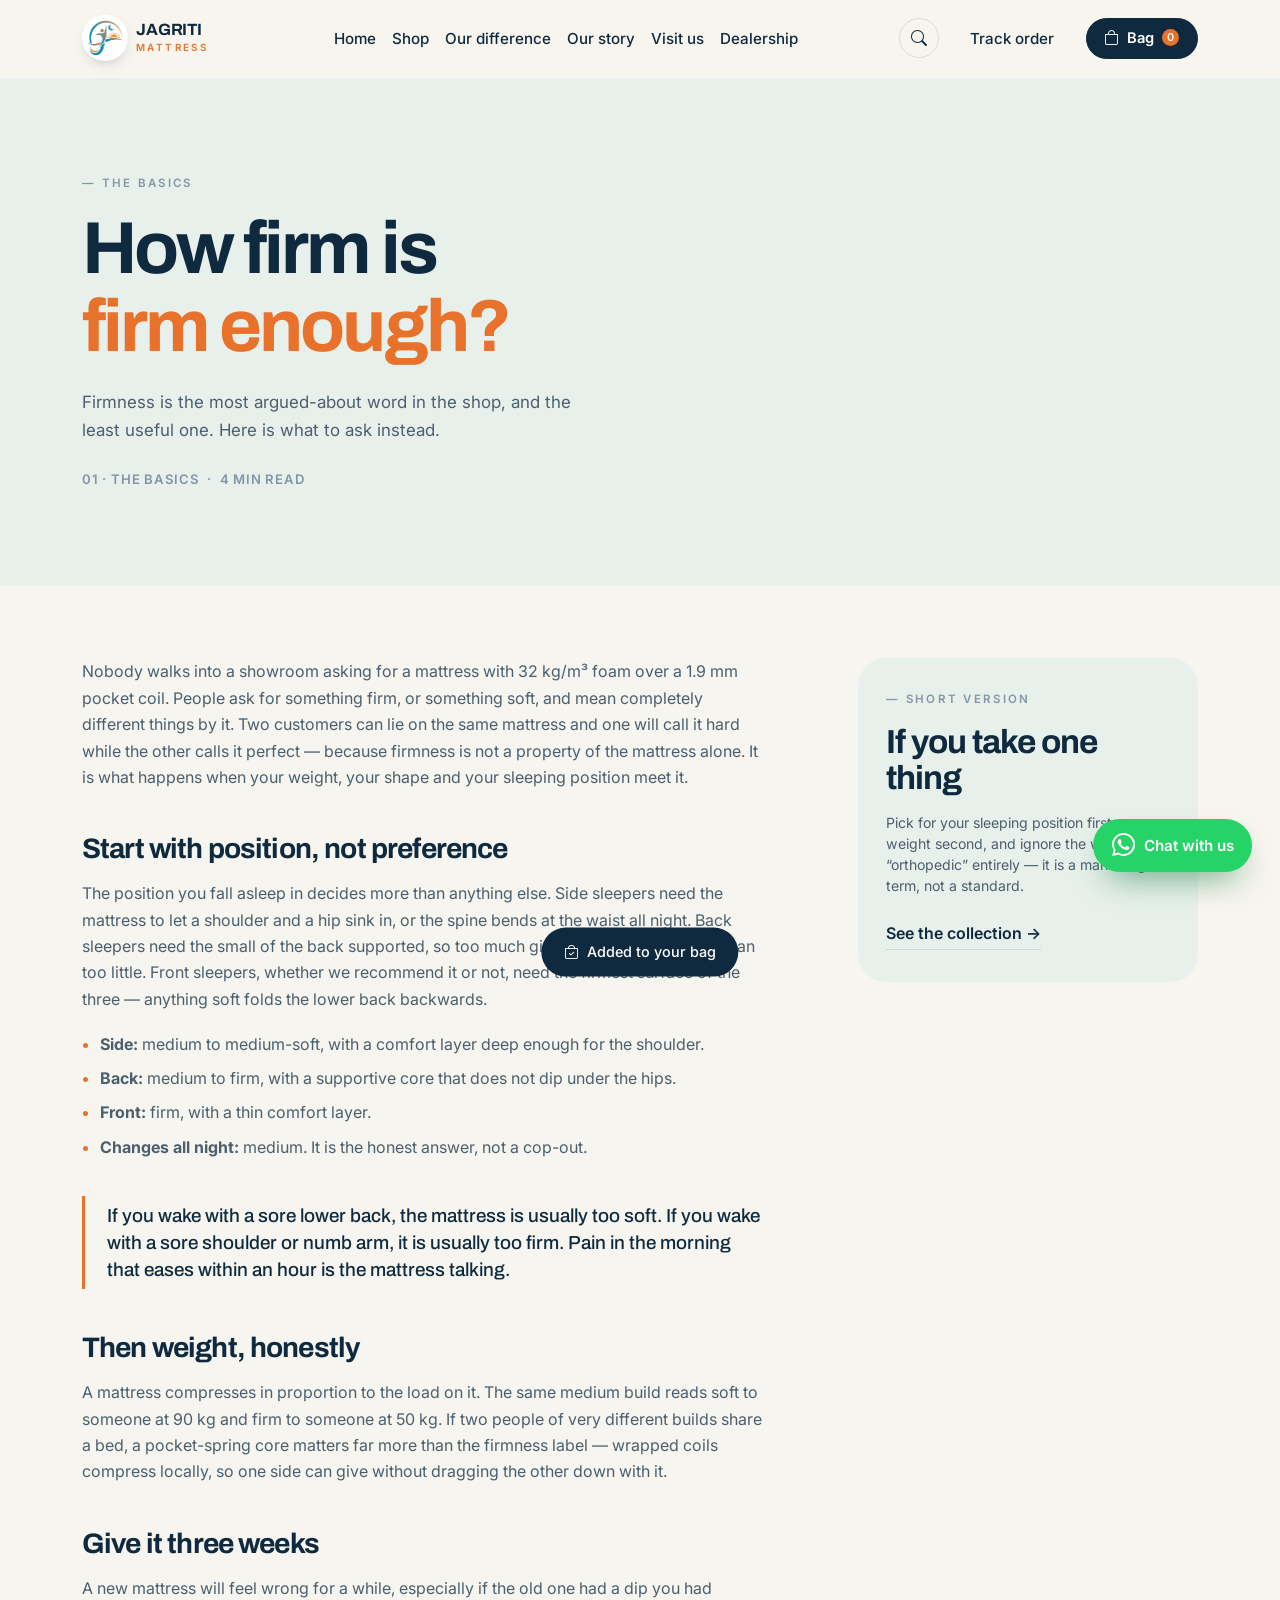
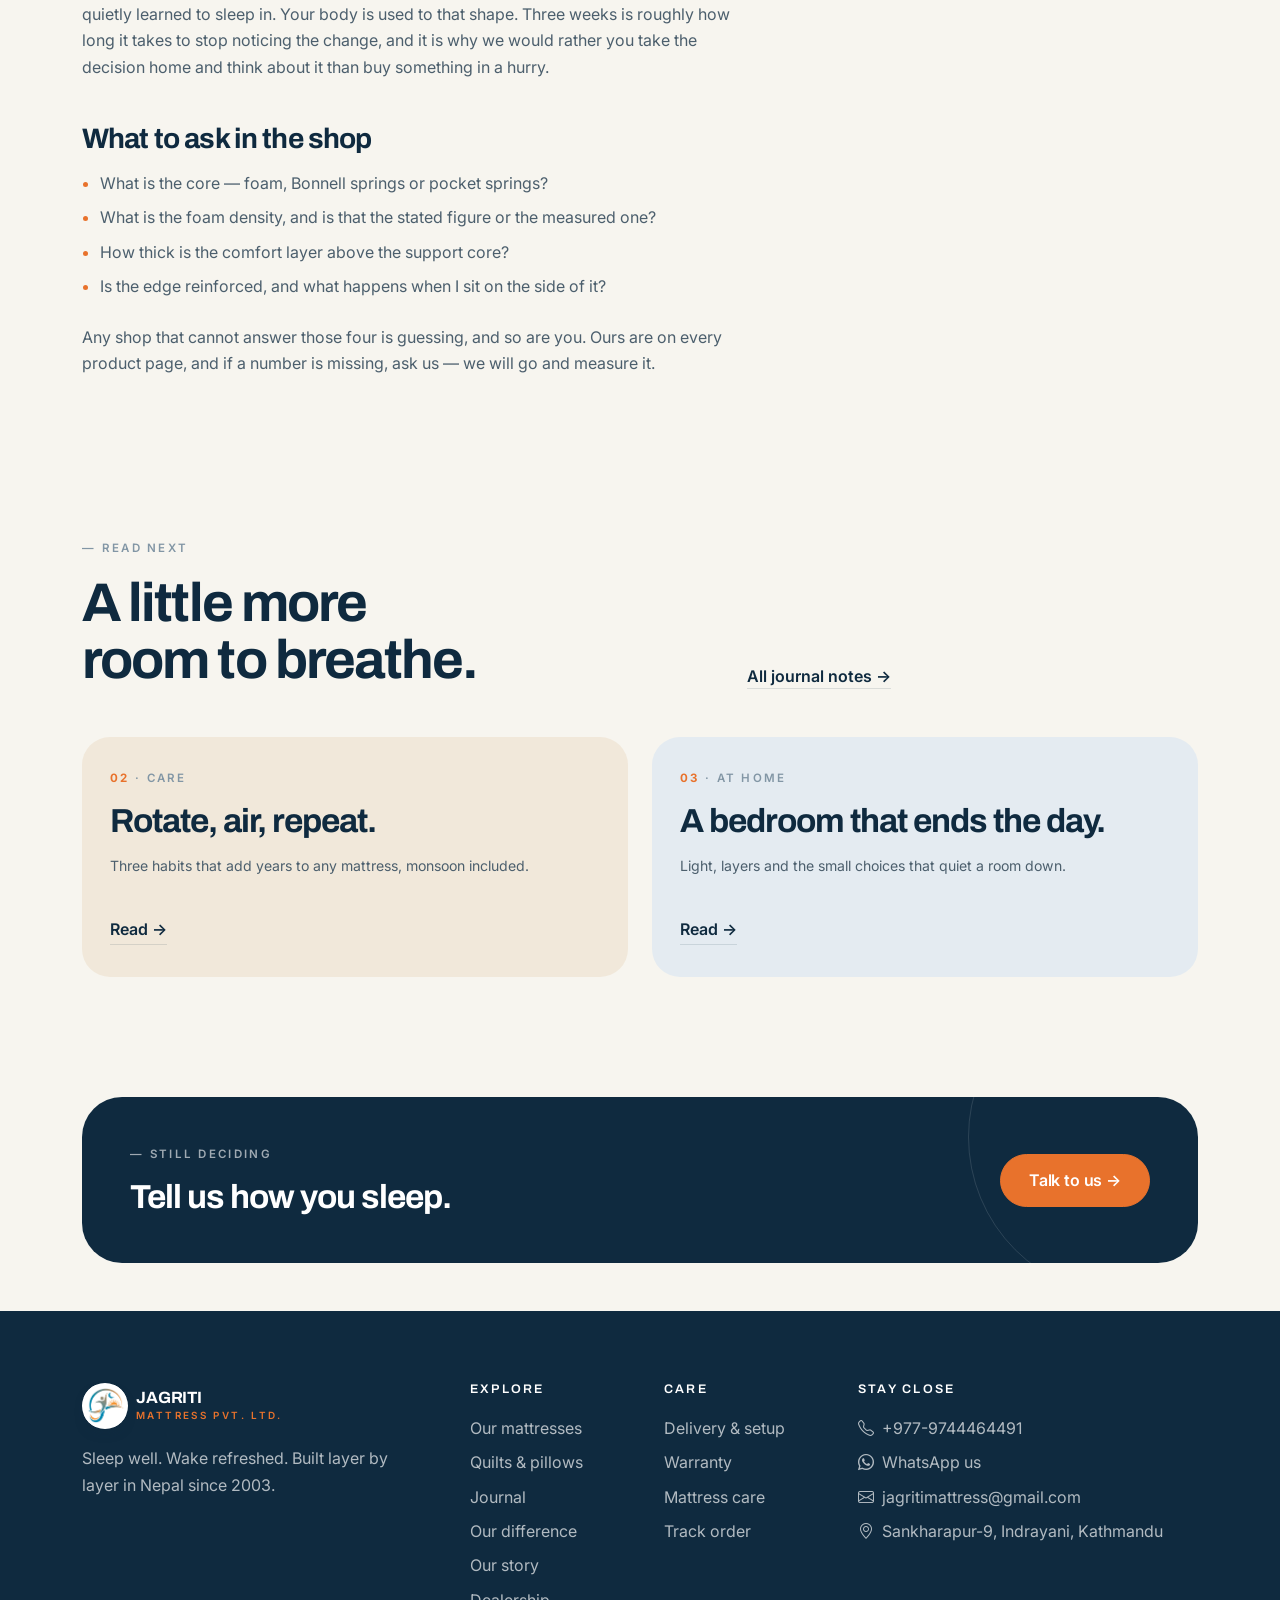
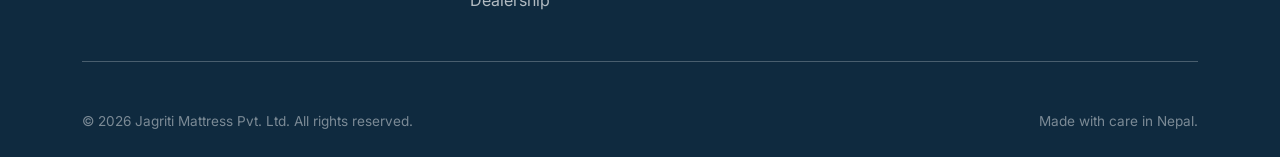
<file: journal-how-firm.html>
<!DOCTYPE html>
<html lang="en">
<head>
  <meta charset="utf-8">
  <meta name="viewport" content="width=device-width, initial-scale=1">
  <title>How firm is firm enough? — Jagriti Mattress journal</title>
  <meta name="description" content="Firmness depends on your sleeping position and weight, not the label. A short guide to choosing support that suits you.">

  <link rel="icon" href="assets/favicon.png" type="image/png">

  <!-- Google Fonts -->
  <link rel="preconnect" href="https://fonts.googleapis.com">
  <link rel="preconnect" href="https://fonts.gstatic.com" crossorigin>
  <link href="https://fonts.googleapis.com/css2?family=Archivo:wght@500;600;700;800&family=Inter:wght@400;500;600&display=swap" rel="stylesheet">

  <!-- Bootstrap 5 + Bootstrap Icons -->
  <link href="https://cdn.jsdelivr.net/npm/bootstrap@5.3.3/dist/css/bootstrap.min.css" rel="stylesheet">
  <link href="https://cdn.jsdelivr.net/npm/bootstrap-icons@1.11.3/font/bootstrap-icons.min.css" rel="stylesheet">

  <!-- Jagriti theme -->
  <link href="styles.css" rel="stylesheet">
</head>
<body class="bg-cream">

  <!-- ============================================================
       TOP NAV (shared markup across every page)
       ============================================================ -->
  <nav class="navbar navbar-expand-lg site-nav sticky-top" id="siteNav">
    <div class="container">

      <a class="navbar-brand d-flex align-items-center gap-2 me-lg-4" href="index.html">
        <span class="brand-mark">
          <img src="assets/logo-mark.png" alt="Jagriti Mattress logo">
        </span>
        <span>
          <span class="brand-word">JAGRITI</span>
          <span class="brand-sub">Mattress</span>
        </span>
      </a>

      <button class="navbar-toggler border-0 shadow-none" type="button" data-bs-toggle="collapse"
              data-bs-target="#mainNav" aria-controls="mainNav" aria-expanded="false" aria-label="Toggle navigation">
        <i class="bi bi-list fs-3 text-navy"></i>
      </button>

      <div class="collapse navbar-collapse" id="mainNav">
        <ul class="navbar-nav mx-lg-auto mb-2 mb-lg-0">
          <li class="nav-item"><a class="nav-link" href="index.html">Home</a></li>
          <li class="nav-item"><a class="nav-link" href="shop.html">Shop</a></li>
          <li class="nav-item"><a class="nav-link" href="our-difference.html">Our difference</a></li>
          <li class="nav-item"><a class="nav-link" href="our-story.html">Our story</a></li>
          <li class="nav-item"><a class="nav-link" href="visit-us.html">Visit us</a></li>
          <li class="nav-item"><a class="nav-link" href="dealership.html">Dealership</a></li>
        </ul>

        <div class="d-flex align-items-center gap-2 gap-lg-3">
          <a class="nav-icon-btn" href="shop.html" aria-label="Search the collection"><i class="bi bi-search"></i></a>
          <a class="nav-link d-none d-lg-inline text-nowrap" href="track-order.html">Track order</a>
          <button class="btn btn-dark rounded-pill bag-btn d-inline-flex align-items-center gap-2" type="button" data-bag-button>
            <i class="bi bi-bag"></i> Bag
            <span class="badge rounded-pill" data-bag-count>0</span>
          </button>
        </div>
      </div>

    </div>
  </nav>

  <main>

    <!-- ============================================================
         PAGE HERO
         ============================================================ -->
    <section class="bg-mint py-5">
      <div class="container py-lg-5">
        <div class="row">
          <div class="col-lg-8">
            <span class="eyebrow">&mdash; The basics</span>
            <h1 class="headline-xl mb-4">How firm is<br><span class="text-accent">firm enough?</span></h1>
            <p class="lead-jag mb-0">Firmness is the most argued-about word in the shop, and the least useful one. Here is what to ask instead.</p><p class="article-meta mt-4 mb-0">01 &middot; The basics &nbsp;&middot;&nbsp; 4 min read</p>
          </div>
        </div>
      </div>
    </section>

    <section class="bg-cream py-5">
      <div class="container py-lg-4">
        <div class="row g-4 g-lg-5">
          <div class="col-lg-8">
            <div class="prose">
              <p>
                Nobody walks into a showroom asking for a mattress with 32&nbsp;kg/m&sup3; foam over
                a 1.9&nbsp;mm pocket coil. People ask for something firm, or something soft, and mean
                completely different things by it. Two customers can lie on the same mattress and one
                will call it hard while the other calls it perfect &mdash; because firmness is not a
                property of the mattress alone. It is what happens when your weight, your shape and
                your sleeping position meet it.
              </p>

              <h2>Start with position, not preference</h2>
              <p>
                The position you fall asleep in decides more than anything else. Side sleepers need the
                mattress to let a shoulder and a hip sink in, or the spine bends at the waist all night.
                Back sleepers need the small of the back supported, so too much give is the problem
                rather than too little. Front sleepers, whether we recommend it or not, need the firmest
                surface of the three &mdash; anything soft folds the lower back backwards.
              </p>
              <ul>
                <li><strong>Side:</strong> medium to medium-soft, with a comfort layer deep enough for the shoulder.</li>
                <li><strong>Back:</strong> medium to firm, with a supportive core that does not dip under the hips.</li>
                <li><strong>Front:</strong> firm, with a thin comfort layer.</li>
                <li><strong>Changes all night:</strong> medium. It is the honest answer, not a cop-out.</li>
              </ul>

              <div class="note-panel">
                If you wake with a sore lower back, the mattress is usually too soft. If you wake with a
                sore shoulder or numb arm, it is usually too firm. Pain in the morning that eases within
                an hour is the mattress talking.
              </div>

              <h2>Then weight, honestly</h2>
              <p>
                A mattress compresses in proportion to the load on it. The same medium build reads soft
                to someone at 90&nbsp;kg and firm to someone at 50&nbsp;kg. If two people of very
                different builds share a bed, a pocket-spring core matters far more than the firmness
                label &mdash; wrapped coils compress locally, so one side can give without dragging the
                other down with it.
              </p>

              <h2>Give it three weeks</h2>
              <p>
                A new mattress will feel wrong for a while, especially if the old one had a dip you had
                quietly learned to sleep in. Your body is used to that shape. Three weeks is roughly how
                long it takes to stop noticing the change, and it is why we would rather you take the
                decision home and think about it than buy something in a hurry.
              </p>

              <h2>What to ask in the shop</h2>
              <ul>
                <li>What is the core &mdash; foam, Bonnell springs or pocket springs?</li>
                <li>What is the foam density, and is that the stated figure or the measured one?</li>
                <li>How thick is the comfort layer above the support core?</li>
                <li>Is the edge reinforced, and what happens when I sit on the side of it?</li>
              </ul>
              <p>
                Any shop that cannot answer those four is guessing, and so are you. Ours are on every
                product page, and if a number is missing, ask us &mdash; we will go and measure it.
              </p>
            </div>
          </div>

          <div class="col-lg-4">
            <div class="card journal-card tint-mint card-aside">
              <span class="eyebrow">&mdash; Short version</span>
              <h3 class="headline-md mb-3">If you take one thing</h3>
              <p class="product-desc mb-0">
                Pick for your sleeping position first, your weight second, and ignore the word
                &ldquo;orthopedic&rdquo; entirely &mdash; it is a marketing term, not a standard.
              </p>
              <a href="shop.html" class="link-arrow mt-auto pt-4 align-self-start">See the collection &rarr;</a>
            </div>
          </div>
        </div>
      </div>
    </section>

    <!-- Read next -->
    <section class="bg-cream py-5">
      <div class="container py-lg-4">
        <div class="row align-items-end g-4 mb-5">
          <div class="col-lg-7">
            <span class="eyebrow">&mdash; Read next</span>
            <h2 class="headline-lg mb-0">A little more<br>room to breathe.</h2>
          </div>
          <div class="col-lg-5">
            <a href="journal.html" class="link-arrow">All journal notes &rarr;</a>
          </div>
        </div>
        <div class="row row-cols-1 row-cols-md-2 g-4">
          <div class="col">
            <article class="card journal-card tint-tan">
              <span class="eyebrow mb-3"><span class="journal-num">02</span> &middot; Care</span>
              <h3 class="headline-md mb-3">Rotate, air, repeat.</h3>
              <p class="product-desc mb-0">Three habits that add years to any mattress, monsoon included.</p>
              <a href="journal-rotate-air-repeat.html" class="link-arrow mt-auto pt-4 align-self-start">Read &rarr;</a>
            </article>
          </div><div class="col">
            <article class="card journal-card tint-blue">
              <span class="eyebrow mb-3"><span class="journal-num">03</span> &middot; At home</span>
              <h3 class="headline-md mb-3">A bedroom that ends the day.</h3>
              <p class="product-desc mb-0">Light, layers and the small choices that quiet a room down.</p>
              <a href="journal-bedroom-that-ends-the-day.html" class="link-arrow mt-auto pt-4 align-self-start">Read &rarr;</a>
            </article>
          </div>
        </div>
      </div>
    </section>

    <!-- ============================================================
         CLOSING CTA
         ============================================================ -->
    <section class="bg-cream py-5">
      <div class="container">
        <div class="cta-panel p-5 d-flex flex-column flex-lg-row justify-content-between align-items-lg-center gap-4">
          <div>
            <span class="eyebrow eyebrow-light">&mdash; Still deciding</span>
            <h2 class="headline-md text-white mb-0">Tell us how you sleep.</h2>
          </div>
          <a href="visit-us.html" class="btn btn-accent rounded-pill btn-lg-pill align-self-start align-self-lg-center text-nowrap">Talk to us &rarr;</a>
        </div>
      </div>
    </section>

  </main>

  <!-- ============================================================
       FOOTER (shared markup across every page)
       ============================================================ -->
  <footer class="site-footer pt-5">
    <div class="container pt-lg-4">
      <div class="row g-4 g-lg-5">

        <div class="col-lg-4">
          <a class="d-inline-flex align-items-center gap-2 mb-3" href="index.html">
            <span class="brand-mark">
              <img src="assets/logo-mark.png" alt="Jagriti Mattress logo">
            </span>
            <span>
              <span class="brand-word">JAGRITI</span>
              <span class="brand-sub">Mattress Pvt. Ltd.</span>
            </span>
          </a>
          <p class="mb-0" style="max-width: 32ch;">Sleep well. Wake refreshed. Built layer by layer in Nepal since 2003.</p>
        </div>

        <div class="col-6 col-lg-2">
          <h5>Explore</h5>
          <ul class="list-unstyled d-grid gap-2 mb-0">
            <li><a href="shop.html">Our mattresses</a></li>
            <li><a href="shop.html?category=bedding">Quilts &amp; pillows</a></li>
            <li><a href="journal.html">Journal</a></li>
            <li><a href="our-difference.html">Our difference</a></li>
            <li><a href="our-story.html">Our story</a></li>
            <li><a href="dealership.html">Dealership</a></li>
          </ul>
        </div>

        <div class="col-6 col-lg-2">
          <h5>Care</h5>
          <ul class="list-unstyled d-grid gap-2 mb-0">
            <li><a href="delivery.html">Delivery &amp; setup</a></li>
            <li><a href="warranty.html">Warranty</a></li>
            <li><a href="mattress-care.html">Mattress care</a></li>
            <li><a href="track-order.html">Track order</a></li>
          </ul>
        </div>

        <div class="col-lg-4">
          <h5>Stay close</h5>
          <ul class="list-unstyled d-grid gap-2 mb-0">
            <li><a href="tel:+9779744464491"><i class="bi bi-telephone me-2"></i>+977-9744464491</a></li>
            <li><a href="https://wa.me/9779744464491?text=Hello%20Jagriti%20Mattress%21" target="_blank" rel="noopener"><i class="bi bi-whatsapp me-2"></i>WhatsApp us</a></li>
            <li><a href="mailto:jagritimattress@gmail.com"><i class="bi bi-envelope me-2"></i>jagritimattress@gmail.com</a></li>
            <li><a href="visit-us.html"><i class="bi bi-geo-alt me-2"></i>Sankharapur-9, Indrayani, Kathmandu</a></li>
          </ul>
        </div>

      </div>

      <hr class="border-light my-5">

      <div class="d-flex flex-column flex-md-row justify-content-between gap-2 pb-4">
        <p class="footer-note mb-0">&copy; <span data-year>2026</span> Jagriti Mattress Pvt. Ltd. All rights reserved.</p>
        <p class="footer-note mb-0">Made with care in Nepal.</p>
      </div>
    </div>
  </footer>

  <!-- Floating WhatsApp chat -->
  <a class="whatsapp-fab" href="https://wa.me/9779744464491?text=Hello%20Jagriti%20Mattress%21%20I%20have%20a%20question%20about%20your%20mattresses."
     target="_blank" rel="noopener" aria-label="Chat with us on WhatsApp">
    <i class="bi bi-whatsapp" aria-hidden="true"></i>
    <span class="whatsapp-fab-label">Chat with us</span>
  </a>

  <div class="bag-toast" data-bag-toast role="status" aria-live="polite">
    <i class="bi bi-bag-check"></i> <span data-bag-toast-text>Added to your bag</span>
  </div>

  <script src="https://cdn.jsdelivr.net/npm/bootstrap@5.3.3/dist/js/bootstrap.bundle.min.js"></script>
  <script src="main.js"></script>
</body>
</html>
</file>
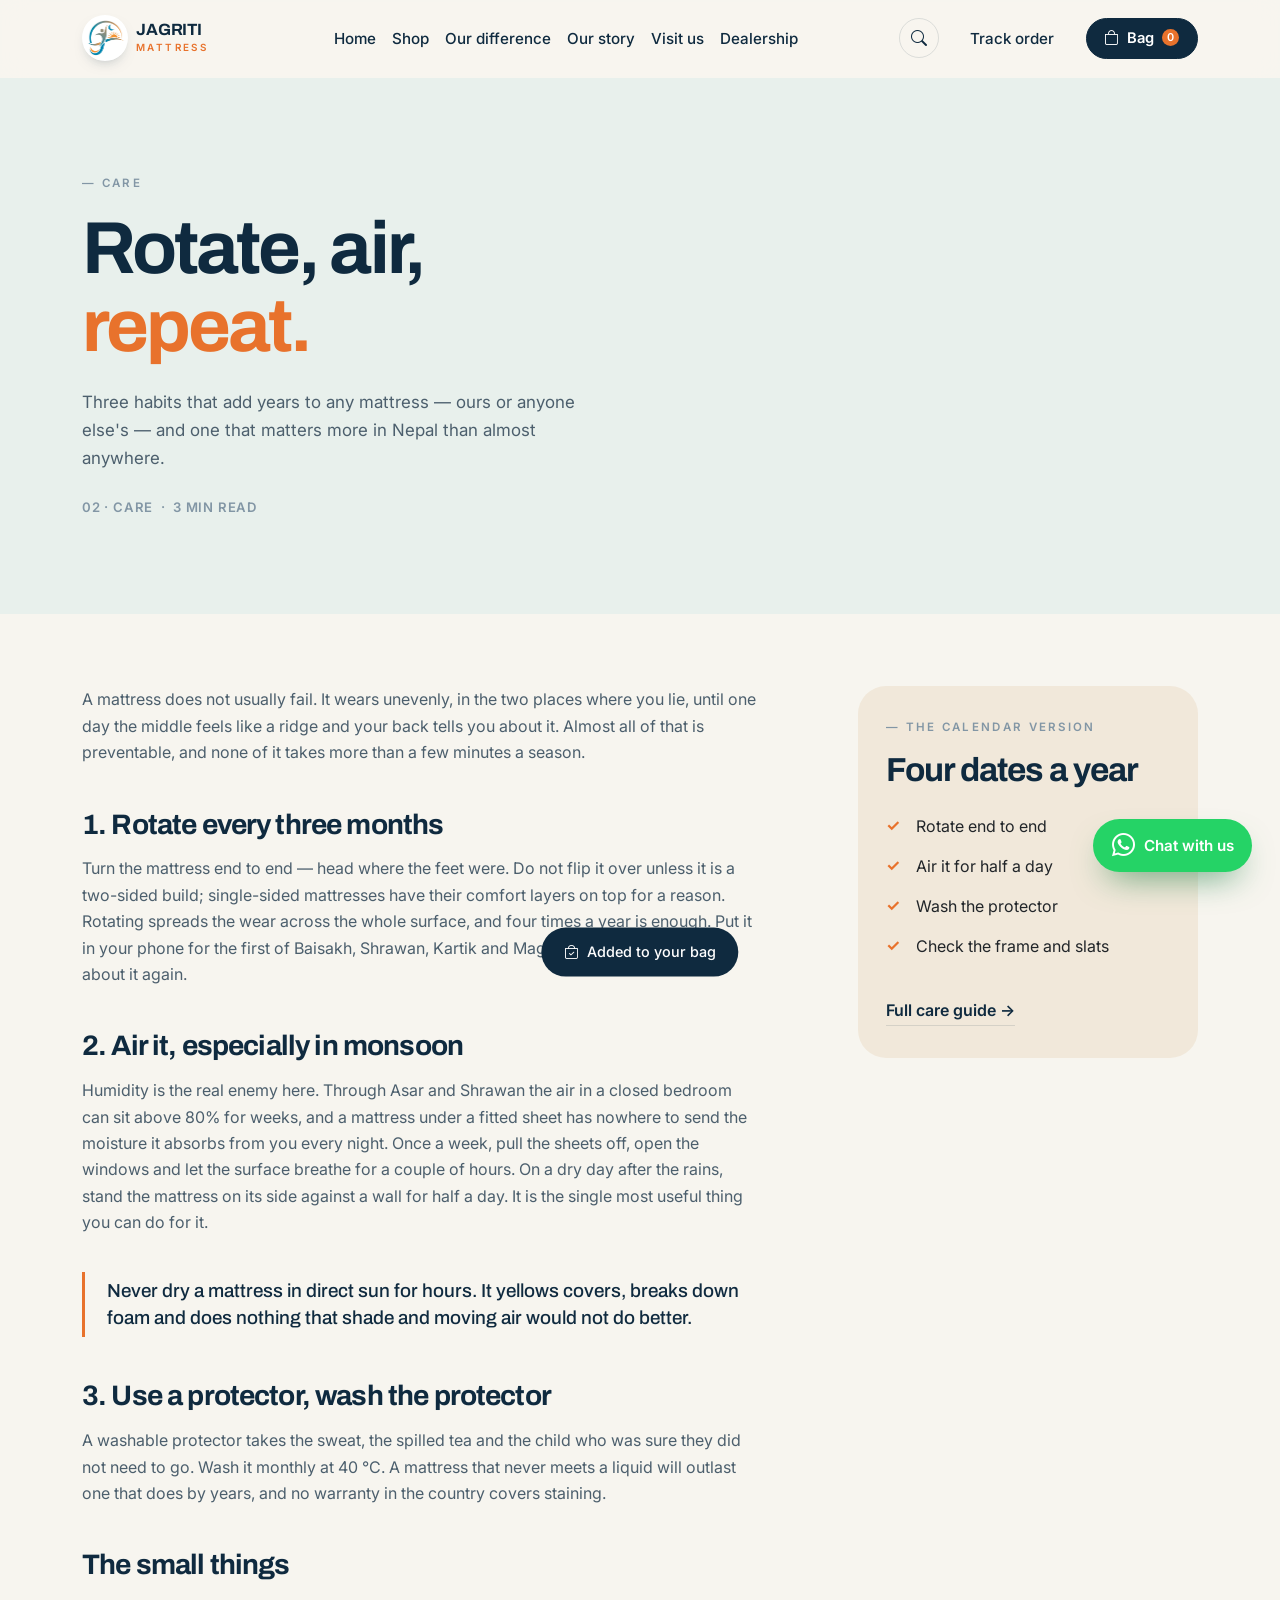
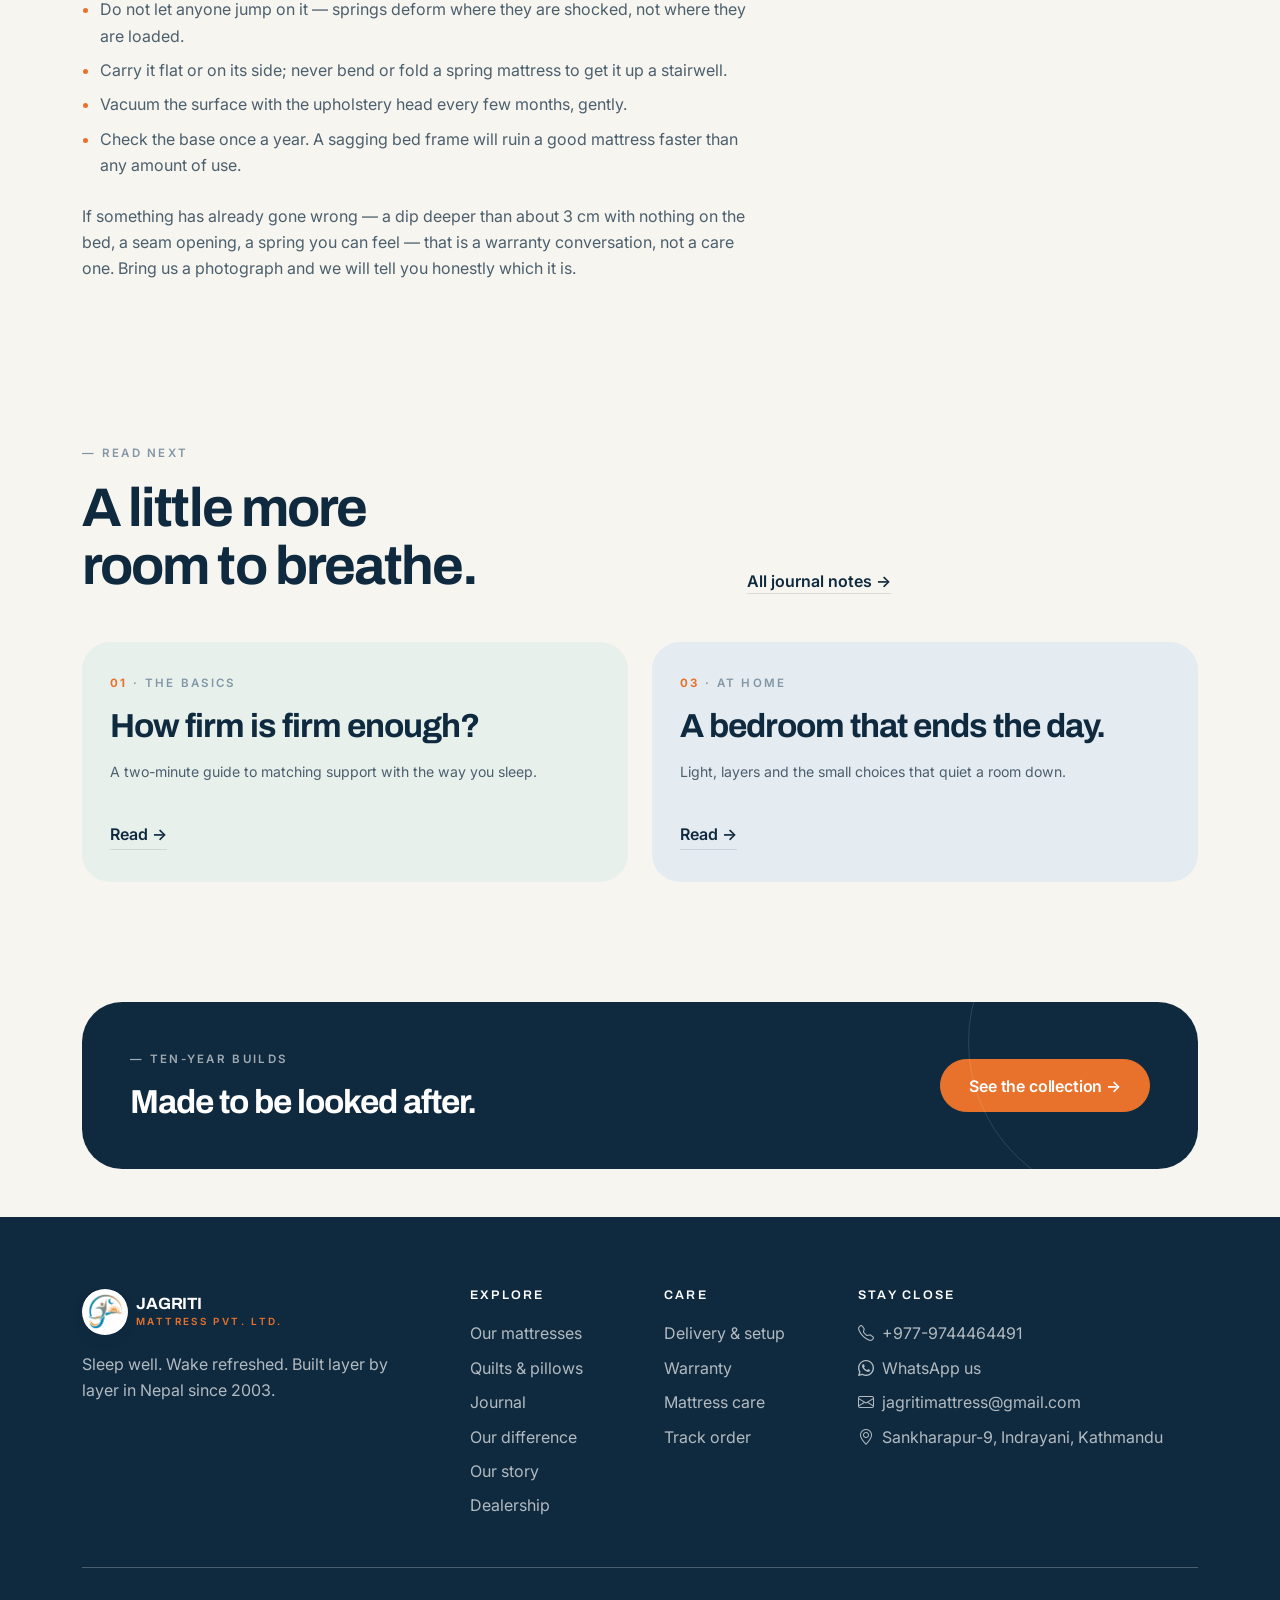
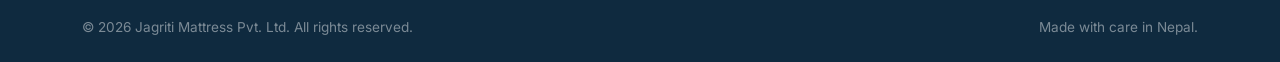
<file: journal-rotate-air-repeat.html>
<!DOCTYPE html>
<html lang="en">
<head>
  <meta charset="utf-8">
  <meta name="viewport" content="width=device-width, initial-scale=1">
  <title>Rotate, air, repeat — Jagriti Mattress journal</title>
  <meta name="description" content="Three habits that add years to any mattress, including how to air one through a Kathmandu monsoon.">

  <link rel="icon" href="assets/favicon.png" type="image/png">

  <!-- Google Fonts -->
  <link rel="preconnect" href="https://fonts.googleapis.com">
  <link rel="preconnect" href="https://fonts.gstatic.com" crossorigin>
  <link href="https://fonts.googleapis.com/css2?family=Archivo:wght@500;600;700;800&family=Inter:wght@400;500;600&display=swap" rel="stylesheet">

  <!-- Bootstrap 5 + Bootstrap Icons -->
  <link href="https://cdn.jsdelivr.net/npm/bootstrap@5.3.3/dist/css/bootstrap.min.css" rel="stylesheet">
  <link href="https://cdn.jsdelivr.net/npm/bootstrap-icons@1.11.3/font/bootstrap-icons.min.css" rel="stylesheet">

  <!-- Jagriti theme -->
  <link href="styles.css" rel="stylesheet">
</head>
<body class="bg-cream">

  <!-- ============================================================
       TOP NAV (shared markup across every page)
       ============================================================ -->
  <nav class="navbar navbar-expand-lg site-nav sticky-top" id="siteNav">
    <div class="container">

      <a class="navbar-brand d-flex align-items-center gap-2 me-lg-4" href="index.html">
        <span class="brand-mark">
          <img src="assets/logo-mark.png" alt="Jagriti Mattress logo">
        </span>
        <span>
          <span class="brand-word">JAGRITI</span>
          <span class="brand-sub">Mattress</span>
        </span>
      </a>

      <button class="navbar-toggler border-0 shadow-none" type="button" data-bs-toggle="collapse"
              data-bs-target="#mainNav" aria-controls="mainNav" aria-expanded="false" aria-label="Toggle navigation">
        <i class="bi bi-list fs-3 text-navy"></i>
      </button>

      <div class="collapse navbar-collapse" id="mainNav">
        <ul class="navbar-nav mx-lg-auto mb-2 mb-lg-0">
          <li class="nav-item"><a class="nav-link" href="index.html">Home</a></li>
          <li class="nav-item"><a class="nav-link" href="shop.html">Shop</a></li>
          <li class="nav-item"><a class="nav-link" href="our-difference.html">Our difference</a></li>
          <li class="nav-item"><a class="nav-link" href="our-story.html">Our story</a></li>
          <li class="nav-item"><a class="nav-link" href="visit-us.html">Visit us</a></li>
          <li class="nav-item"><a class="nav-link" href="dealership.html">Dealership</a></li>
        </ul>

        <div class="d-flex align-items-center gap-2 gap-lg-3">
          <a class="nav-icon-btn" href="shop.html" aria-label="Search the collection"><i class="bi bi-search"></i></a>
          <a class="nav-link d-none d-lg-inline text-nowrap" href="track-order.html">Track order</a>
          <button class="btn btn-dark rounded-pill bag-btn d-inline-flex align-items-center gap-2" type="button" data-bag-button>
            <i class="bi bi-bag"></i> Bag
            <span class="badge rounded-pill" data-bag-count>0</span>
          </button>
        </div>
      </div>

    </div>
  </nav>

  <main>

    <!-- ============================================================
         PAGE HERO
         ============================================================ -->
    <section class="bg-mint py-5">
      <div class="container py-lg-5">
        <div class="row">
          <div class="col-lg-8">
            <span class="eyebrow">&mdash; Care</span>
            <h1 class="headline-xl mb-4">Rotate, air,<br><span class="text-accent">repeat.</span></h1>
            <p class="lead-jag mb-0">Three habits that add years to any mattress &mdash; ours or anyone else's &mdash; and one that matters more in Nepal than almost anywhere.</p><p class="article-meta mt-4 mb-0">02 &middot; Care &nbsp;&middot;&nbsp; 3 min read</p>
          </div>
        </div>
      </div>
    </section>

    <section class="bg-cream py-5">
      <div class="container py-lg-4">
        <div class="row g-4 g-lg-5">
          <div class="col-lg-8">
            <div class="prose">
              <p>
                A mattress does not usually fail. It wears unevenly, in the two places where you lie,
                until one day the middle feels like a ridge and your back tells you about it. Almost all
                of that is preventable, and none of it takes more than a few minutes a season.
              </p>

              <h2>1. Rotate every three months</h2>
              <p>
                Turn the mattress end to end &mdash; head where the feet were. Do not flip it over unless
                it is a two-sided build; single-sided mattresses have their
                comfort layers on top for a reason. Rotating spreads the wear across the whole surface,
                and four times a year is enough. Put it in your phone for the first of Baisakh, Shrawan,
                Kartik and Magh and you will never think about it again.
              </p>

              <h2>2. Air it, especially in monsoon</h2>
              <p>
                Humidity is the real enemy here. Through Asar and Shrawan the air in a closed bedroom can
                sit above 80% for weeks, and a mattress under a fitted sheet has nowhere to send the
                moisture it absorbs from you every night. Once a week, pull the sheets off, open the
                windows and let the surface breathe for a couple of hours. On a dry day after the rains,
                stand the mattress on its side against a wall for half a day. It is the single most
                useful thing you can do for it.
              </p>

              <div class="note-panel">
                Never dry a mattress in direct sun for hours. It yellows covers, breaks down foam and
                does nothing that shade and moving air would not do better.
              </div>

              <h2>3. Use a protector, wash the protector</h2>
              <p>
                A washable protector takes the sweat, the spilled tea and the child who was sure they did
                not need to go. Wash it monthly at 40&nbsp;&deg;C. A mattress that never meets a liquid
                will outlast one that does by years, and no warranty in the country covers staining.
              </p>

              <h2>The small things</h2>
              <ul>
                <li>Do not let anyone jump on it &mdash; springs deform where they are shocked, not where they are loaded.</li>
                <li>Carry it flat or on its side; never bend or fold a spring mattress to get it up a stairwell.</li>
                <li>Vacuum the surface with the upholstery head every few months, gently.</li>
                <li>Check the base once a year. A sagging bed frame will ruin a good mattress faster than any amount of use.</li>
              </ul>
              <p>
                If something has already gone wrong &mdash; a dip deeper than about 3&nbsp;cm with nothing
                on the bed, a seam opening, a spring you can feel &mdash; that is a warranty conversation,
                not a care one. Bring us a photograph and we will tell you honestly which it is.
              </p>
            </div>
          </div>

          <div class="col-lg-4">
            <div class="card journal-card tint-tan card-aside">
              <span class="eyebrow">&mdash; The calendar version</span>
              <h3 class="headline-md mb-3">Four dates a year</h3>
              <ul class="check-list mt-2">
                <li>Rotate end to end</li>
                <li>Air it for half a day</li>
                <li>Wash the protector</li>
                <li>Check the frame and slats</li>
              </ul>
              <a href="mattress-care.html" class="link-arrow mt-auto pt-4 align-self-start">Full care guide &rarr;</a>
            </div>
          </div>
        </div>
      </div>
    </section>

    <!-- Read next -->
    <section class="bg-cream py-5">
      <div class="container py-lg-4">
        <div class="row align-items-end g-4 mb-5">
          <div class="col-lg-7">
            <span class="eyebrow">&mdash; Read next</span>
            <h2 class="headline-lg mb-0">A little more<br>room to breathe.</h2>
          </div>
          <div class="col-lg-5">
            <a href="journal.html" class="link-arrow">All journal notes &rarr;</a>
          </div>
        </div>
        <div class="row row-cols-1 row-cols-md-2 g-4">
          <div class="col">
            <article class="card journal-card tint-mint">
              <span class="eyebrow mb-3"><span class="journal-num">01</span> &middot; The basics</span>
              <h3 class="headline-md mb-3">How firm is firm enough?</h3>
              <p class="product-desc mb-0">A two-minute guide to matching support with the way you sleep.</p>
              <a href="journal-how-firm.html" class="link-arrow mt-auto pt-4 align-self-start">Read &rarr;</a>
            </article>
          </div><div class="col">
            <article class="card journal-card tint-blue">
              <span class="eyebrow mb-3"><span class="journal-num">03</span> &middot; At home</span>
              <h3 class="headline-md mb-3">A bedroom that ends the day.</h3>
              <p class="product-desc mb-0">Light, layers and the small choices that quiet a room down.</p>
              <a href="journal-bedroom-that-ends-the-day.html" class="link-arrow mt-auto pt-4 align-self-start">Read &rarr;</a>
            </article>
          </div>
        </div>
      </div>
    </section>

    <!-- ============================================================
         CLOSING CTA
         ============================================================ -->
    <section class="bg-cream py-5">
      <div class="container">
        <div class="cta-panel p-5 d-flex flex-column flex-lg-row justify-content-between align-items-lg-center gap-4">
          <div>
            <span class="eyebrow eyebrow-light">&mdash; Ten-year builds</span>
            <h2 class="headline-md text-white mb-0">Made to be looked after.</h2>
          </div>
          <a href="shop.html" class="btn btn-accent rounded-pill btn-lg-pill align-self-start align-self-lg-center text-nowrap">See the collection &rarr;</a>
        </div>
      </div>
    </section>

  </main>

  <!-- ============================================================
       FOOTER (shared markup across every page)
       ============================================================ -->
  <footer class="site-footer pt-5">
    <div class="container pt-lg-4">
      <div class="row g-4 g-lg-5">

        <div class="col-lg-4">
          <a class="d-inline-flex align-items-center gap-2 mb-3" href="index.html">
            <span class="brand-mark">
              <img src="assets/logo-mark.png" alt="Jagriti Mattress logo">
            </span>
            <span>
              <span class="brand-word">JAGRITI</span>
              <span class="brand-sub">Mattress Pvt. Ltd.</span>
            </span>
          </a>
          <p class="mb-0" style="max-width: 32ch;">Sleep well. Wake refreshed. Built layer by layer in Nepal since 2003.</p>
        </div>

        <div class="col-6 col-lg-2">
          <h5>Explore</h5>
          <ul class="list-unstyled d-grid gap-2 mb-0">
            <li><a href="shop.html">Our mattresses</a></li>
            <li><a href="shop.html?category=bedding">Quilts &amp; pillows</a></li>
            <li><a href="journal.html">Journal</a></li>
            <li><a href="our-difference.html">Our difference</a></li>
            <li><a href="our-story.html">Our story</a></li>
            <li><a href="dealership.html">Dealership</a></li>
          </ul>
        </div>

        <div class="col-6 col-lg-2">
          <h5>Care</h5>
          <ul class="list-unstyled d-grid gap-2 mb-0">
            <li><a href="delivery.html">Delivery &amp; setup</a></li>
            <li><a href="warranty.html">Warranty</a></li>
            <li><a href="mattress-care.html">Mattress care</a></li>
            <li><a href="track-order.html">Track order</a></li>
          </ul>
        </div>

        <div class="col-lg-4">
          <h5>Stay close</h5>
          <ul class="list-unstyled d-grid gap-2 mb-0">
            <li><a href="tel:+9779744464491"><i class="bi bi-telephone me-2"></i>+977-9744464491</a></li>
            <li><a href="https://wa.me/9779744464491?text=Hello%20Jagriti%20Mattress%21" target="_blank" rel="noopener"><i class="bi bi-whatsapp me-2"></i>WhatsApp us</a></li>
            <li><a href="mailto:jagritimattress@gmail.com"><i class="bi bi-envelope me-2"></i>jagritimattress@gmail.com</a></li>
            <li><a href="visit-us.html"><i class="bi bi-geo-alt me-2"></i>Sankharapur-9, Indrayani, Kathmandu</a></li>
          </ul>
        </div>

      </div>

      <hr class="border-light my-5">

      <div class="d-flex flex-column flex-md-row justify-content-between gap-2 pb-4">
        <p class="footer-note mb-0">&copy; <span data-year>2026</span> Jagriti Mattress Pvt. Ltd. All rights reserved.</p>
        <p class="footer-note mb-0">Made with care in Nepal.</p>
      </div>
    </div>
  </footer>

  <!-- Floating WhatsApp chat -->
  <a class="whatsapp-fab" href="https://wa.me/9779744464491?text=Hello%20Jagriti%20Mattress%21%20I%20have%20a%20question%20about%20your%20mattresses."
     target="_blank" rel="noopener" aria-label="Chat with us on WhatsApp">
    <i class="bi bi-whatsapp" aria-hidden="true"></i>
    <span class="whatsapp-fab-label">Chat with us</span>
  </a>

  <div class="bag-toast" data-bag-toast role="status" aria-live="polite">
    <i class="bi bi-bag-check"></i> <span data-bag-toast-text>Added to your bag</span>
  </div>

  <script src="https://cdn.jsdelivr.net/npm/bootstrap@5.3.3/dist/js/bootstrap.bundle.min.js"></script>
  <script src="main.js"></script>
</body>
</html>
</file>
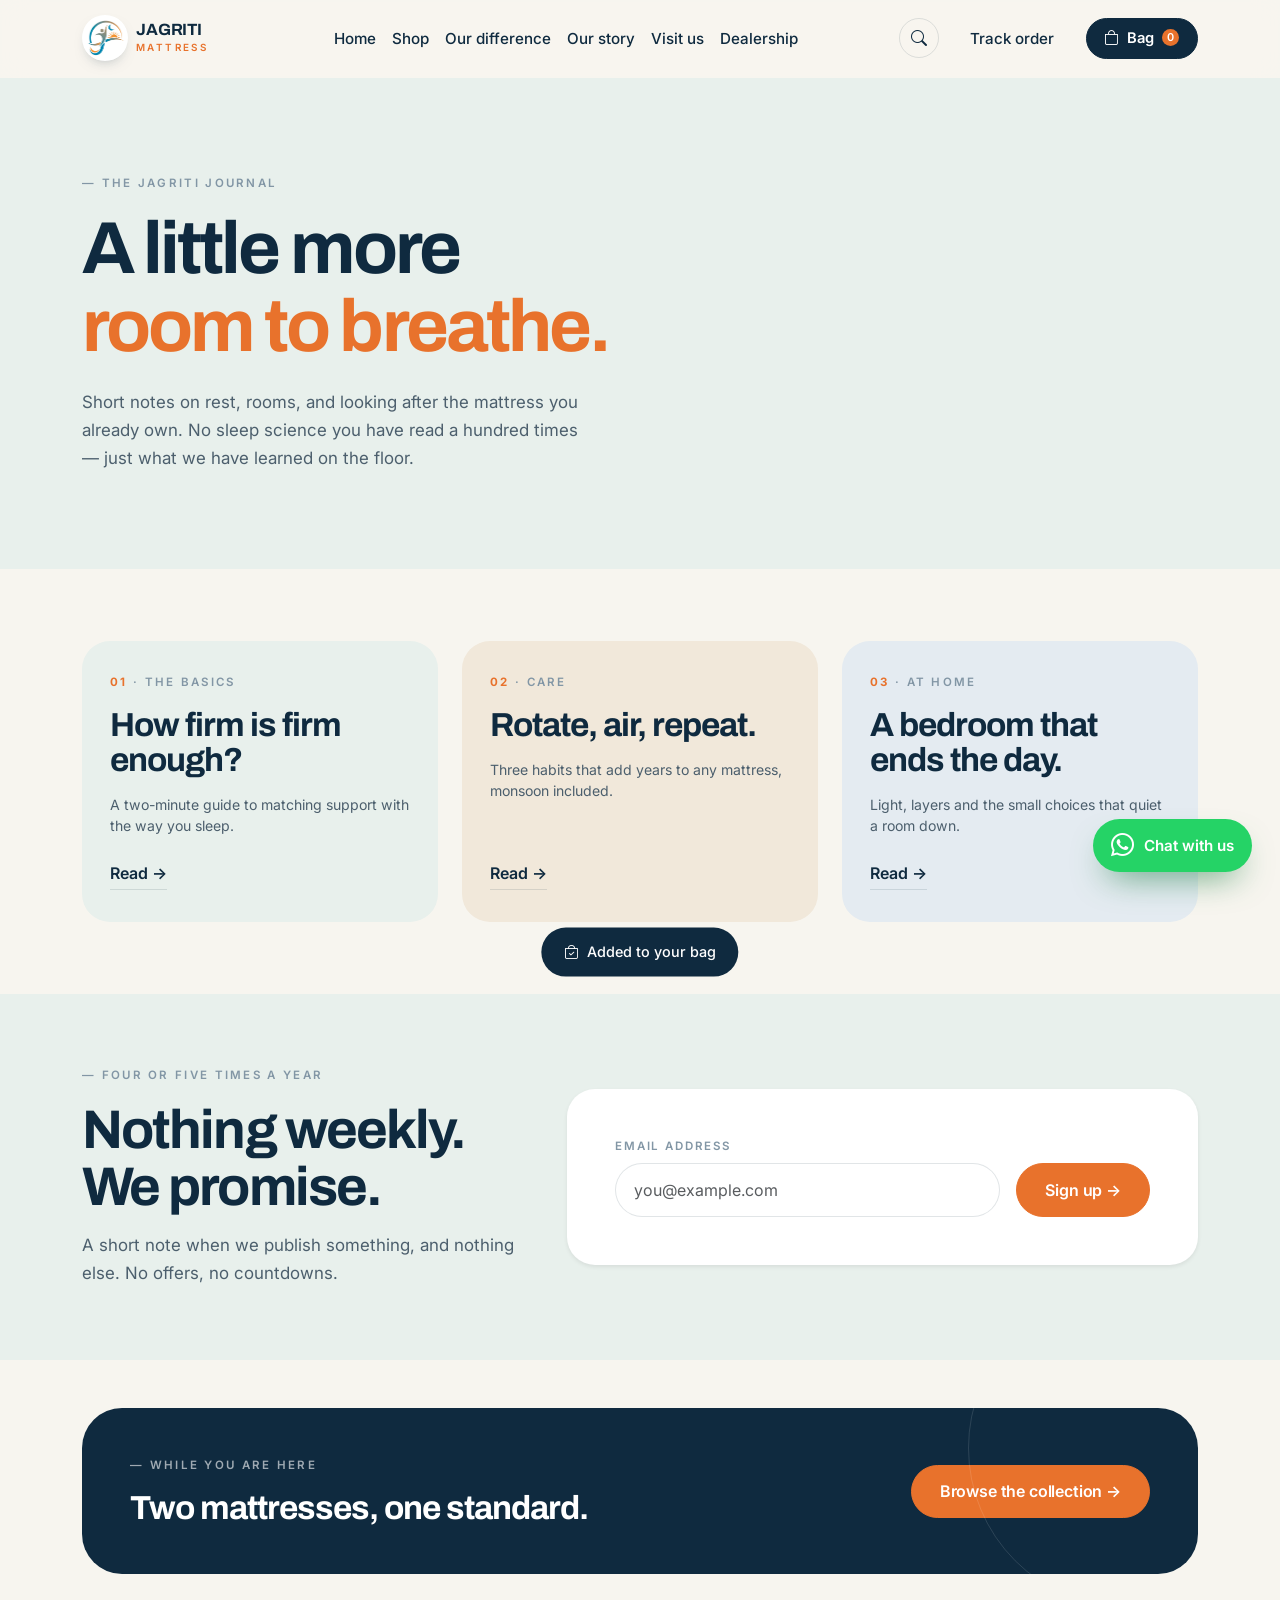
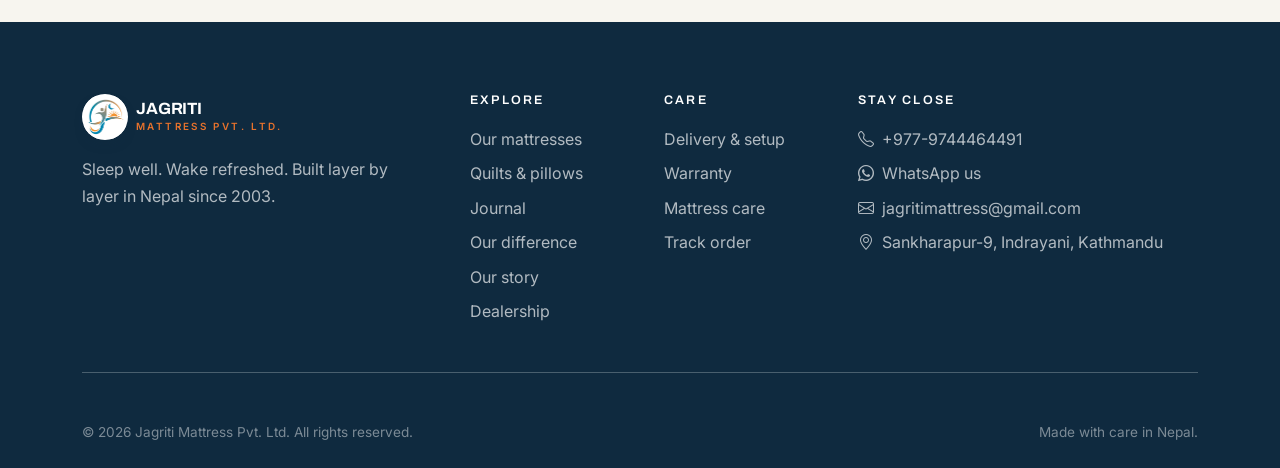
<file: journal.html>
<!DOCTYPE html>
<html lang="en">
<head>
  <meta charset="utf-8">
  <meta name="viewport" content="width=device-width, initial-scale=1">
  <title>Journal — Jagriti Mattress Pvt. Ltd.</title>
  <meta name="description" content="Short notes on rest, bedrooms and mattress care from the Jagriti workshop floor in Sankharapur, Kathmandu.">

  <link rel="icon" href="assets/favicon.png" type="image/png">

  <!-- Google Fonts -->
  <link rel="preconnect" href="https://fonts.googleapis.com">
  <link rel="preconnect" href="https://fonts.gstatic.com" crossorigin>
  <link href="https://fonts.googleapis.com/css2?family=Archivo:wght@500;600;700;800&family=Inter:wght@400;500;600&display=swap" rel="stylesheet">

  <!-- Bootstrap 5 + Bootstrap Icons -->
  <link href="https://cdn.jsdelivr.net/npm/bootstrap@5.3.3/dist/css/bootstrap.min.css" rel="stylesheet">
  <link href="https://cdn.jsdelivr.net/npm/bootstrap-icons@1.11.3/font/bootstrap-icons.min.css" rel="stylesheet">

  <!-- Jagriti theme -->
  <link href="styles.css" rel="stylesheet">
</head>
<body class="bg-cream">

  <!-- ============================================================
       TOP NAV (shared markup across every page)
       ============================================================ -->
  <nav class="navbar navbar-expand-lg site-nav sticky-top" id="siteNav">
    <div class="container">

      <a class="navbar-brand d-flex align-items-center gap-2 me-lg-4" href="index.html">
        <span class="brand-mark">
          <img src="assets/logo-mark.png" alt="Jagriti Mattress logo">
        </span>
        <span>
          <span class="brand-word">JAGRITI</span>
          <span class="brand-sub">Mattress</span>
        </span>
      </a>

      <button class="navbar-toggler border-0 shadow-none" type="button" data-bs-toggle="collapse"
              data-bs-target="#mainNav" aria-controls="mainNav" aria-expanded="false" aria-label="Toggle navigation">
        <i class="bi bi-list fs-3 text-navy"></i>
      </button>

      <div class="collapse navbar-collapse" id="mainNav">
        <ul class="navbar-nav mx-lg-auto mb-2 mb-lg-0">
          <li class="nav-item"><a class="nav-link" href="index.html">Home</a></li>
          <li class="nav-item"><a class="nav-link" href="shop.html">Shop</a></li>
          <li class="nav-item"><a class="nav-link" href="our-difference.html">Our difference</a></li>
          <li class="nav-item"><a class="nav-link" href="our-story.html">Our story</a></li>
          <li class="nav-item"><a class="nav-link" href="visit-us.html">Visit us</a></li>
          <li class="nav-item"><a class="nav-link" href="dealership.html">Dealership</a></li>
        </ul>

        <div class="d-flex align-items-center gap-2 gap-lg-3">
          <a class="nav-icon-btn" href="shop.html" aria-label="Search the collection"><i class="bi bi-search"></i></a>
          <a class="nav-link d-none d-lg-inline text-nowrap" href="track-order.html">Track order</a>
          <button class="btn btn-dark rounded-pill bag-btn d-inline-flex align-items-center gap-2" type="button" data-bag-button>
            <i class="bi bi-bag"></i> Bag
            <span class="badge rounded-pill" data-bag-count>0</span>
          </button>
        </div>
      </div>

    </div>
  </nav>

  <main>

    <!-- ============================================================
         PAGE HERO
         ============================================================ -->
    <section class="bg-mint py-5">
      <div class="container py-lg-5">
        <div class="row">
          <div class="col-lg-8">
            <span class="eyebrow">&mdash; The Jagriti journal</span>
            <h1 class="headline-xl mb-4">A little more<br><span class="text-accent">room to breathe.</span></h1>
            <p class="lead-jag mb-0">Short notes on rest, rooms, and looking after the mattress you already own. No sleep science you have read a hundred times &mdash; just what we have learned on the floor.</p>
          </div>
        </div>
      </div>
    </section>

    <section class="bg-cream py-5">
      <div class="container py-lg-4">
        <div class="row row-cols-1 row-cols-md-3 g-4">
          <div class="col">
            <article class="card journal-card tint-mint">
              <span class="eyebrow mb-3"><span class="journal-num">01</span> &middot; The basics</span>
              <h3 class="headline-md mb-3">How firm is firm enough?</h3>
              <p class="product-desc mb-0">A two-minute guide to matching support with the way you sleep.</p>
              <a href="journal-how-firm.html" class="link-arrow mt-auto pt-4 align-self-start">Read &rarr;</a>
            </article>
          </div>
          <div class="col">
            <article class="card journal-card tint-tan">
              <span class="eyebrow mb-3"><span class="journal-num">02</span> &middot; Care</span>
              <h3 class="headline-md mb-3">Rotate, air, repeat.</h3>
              <p class="product-desc mb-0">Three habits that add years to any mattress, monsoon included.</p>
              <a href="journal-rotate-air-repeat.html" class="link-arrow mt-auto pt-4 align-self-start">Read &rarr;</a>
            </article>
          </div>
          <div class="col">
            <article class="card journal-card tint-blue">
              <span class="eyebrow mb-3"><span class="journal-num">03</span> &middot; At home</span>
              <h3 class="headline-md mb-3">A bedroom that ends the day.</h3>
              <p class="product-desc mb-0">Light, layers and the small choices that quiet a room down.</p>
              <a href="journal-bedroom-that-ends-the-day.html" class="link-arrow mt-auto pt-4 align-self-start">Read &rarr;</a>
            </article>
          </div>
        </div>
      </div>
    </section>

    <!-- Subscribe -->
    <section class="bg-mint py-5">
      <div class="container py-lg-4">
        <div class="row align-items-center g-4 g-lg-5">
          <div class="col-lg-5">
            <span class="eyebrow">&mdash; Four or five times a year</span>
            <h2 class="headline-lg mb-3">Nothing weekly.<br>We promise.</h2>
            <p class="lead-jag mb-0">A short note when we publish something, and nothing else. No offers, no countdowns.</p>
          </div>
          <div class="col-lg-7">
            <form class="card border-0 shadow-sm rounded-4 p-4 p-lg-5 bg-white" data-demo-form
                  data-success="You are on the list — thank you. Nothing weekly, we promise.">
              <label class="form-label-jag d-block" for="journalEmail">Email address</label>
              <div class="d-flex flex-column flex-sm-row gap-3">
                <input type="email" class="form-control form-control-jag" id="journalEmail" name="email" placeholder="you@example.com" required>
                <button type="submit" class="btn btn-accent rounded-pill btn-lg-pill text-nowrap">Sign up &rarr;</button>
              </div>
              <p class="form-note d-none mt-3 mb-0" data-demo-message role="status"></p>
            </form>
          </div>
        </div>
      </div>
    </section>

    <!-- ============================================================
         CLOSING CTA
         ============================================================ -->
    <section class="bg-cream py-5">
      <div class="container">
        <div class="cta-panel p-5 d-flex flex-column flex-lg-row justify-content-between align-items-lg-center gap-4">
          <div>
            <span class="eyebrow eyebrow-light">&mdash; While you are here</span>
            <h2 class="headline-md text-white mb-0">Two mattresses, one standard.</h2>
          </div>
          <a href="shop.html" class="btn btn-accent rounded-pill btn-lg-pill align-self-start align-self-lg-center text-nowrap">Browse the collection &rarr;</a>
        </div>
      </div>
    </section>

  </main>

  <!-- ============================================================
       FOOTER (shared markup across every page)
       ============================================================ -->
  <footer class="site-footer pt-5">
    <div class="container pt-lg-4">
      <div class="row g-4 g-lg-5">

        <div class="col-lg-4">
          <a class="d-inline-flex align-items-center gap-2 mb-3" href="index.html">
            <span class="brand-mark">
              <img src="assets/logo-mark.png" alt="Jagriti Mattress logo">
            </span>
            <span>
              <span class="brand-word">JAGRITI</span>
              <span class="brand-sub">Mattress Pvt. Ltd.</span>
            </span>
          </a>
          <p class="mb-0" style="max-width: 32ch;">Sleep well. Wake refreshed. Built layer by layer in Nepal since 2003.</p>
        </div>

        <div class="col-6 col-lg-2">
          <h5>Explore</h5>
          <ul class="list-unstyled d-grid gap-2 mb-0">
            <li><a href="shop.html">Our mattresses</a></li>
            <li><a href="shop.html?category=bedding">Quilts &amp; pillows</a></li>
            <li><a href="journal.html">Journal</a></li>
            <li><a href="our-difference.html">Our difference</a></li>
            <li><a href="our-story.html">Our story</a></li>
            <li><a href="dealership.html">Dealership</a></li>
          </ul>
        </div>

        <div class="col-6 col-lg-2">
          <h5>Care</h5>
          <ul class="list-unstyled d-grid gap-2 mb-0">
            <li><a href="delivery.html">Delivery &amp; setup</a></li>
            <li><a href="warranty.html">Warranty</a></li>
            <li><a href="mattress-care.html">Mattress care</a></li>
            <li><a href="track-order.html">Track order</a></li>
          </ul>
        </div>

        <div class="col-lg-4">
          <h5>Stay close</h5>
          <ul class="list-unstyled d-grid gap-2 mb-0">
            <li><a href="tel:+9779744464491"><i class="bi bi-telephone me-2"></i>+977-9744464491</a></li>
            <li><a href="https://wa.me/9779744464491?text=Hello%20Jagriti%20Mattress%21" target="_blank" rel="noopener"><i class="bi bi-whatsapp me-2"></i>WhatsApp us</a></li>
            <li><a href="mailto:jagritimattress@gmail.com"><i class="bi bi-envelope me-2"></i>jagritimattress@gmail.com</a></li>
            <li><a href="visit-us.html"><i class="bi bi-geo-alt me-2"></i>Sankharapur-9, Indrayani, Kathmandu</a></li>
          </ul>
        </div>

      </div>

      <hr class="border-light my-5">

      <div class="d-flex flex-column flex-md-row justify-content-between gap-2 pb-4">
        <p class="footer-note mb-0">&copy; <span data-year>2026</span> Jagriti Mattress Pvt. Ltd. All rights reserved.</p>
        <p class="footer-note mb-0">Made with care in Nepal.</p>
      </div>
    </div>
  </footer>

  <!-- Floating WhatsApp chat -->
  <a class="whatsapp-fab" href="https://wa.me/9779744464491?text=Hello%20Jagriti%20Mattress%21%20I%20have%20a%20question%20about%20your%20mattresses."
     target="_blank" rel="noopener" aria-label="Chat with us on WhatsApp">
    <i class="bi bi-whatsapp" aria-hidden="true"></i>
    <span class="whatsapp-fab-label">Chat with us</span>
  </a>

  <div class="bag-toast" data-bag-toast role="status" aria-live="polite">
    <i class="bi bi-bag-check"></i> <span data-bag-toast-text>Added to your bag</span>
  </div>

  <script src="https://cdn.jsdelivr.net/npm/bootstrap@5.3.3/dist/js/bootstrap.bundle.min.js"></script>
  <script src="main.js"></script>
</body>
</html>
</file>
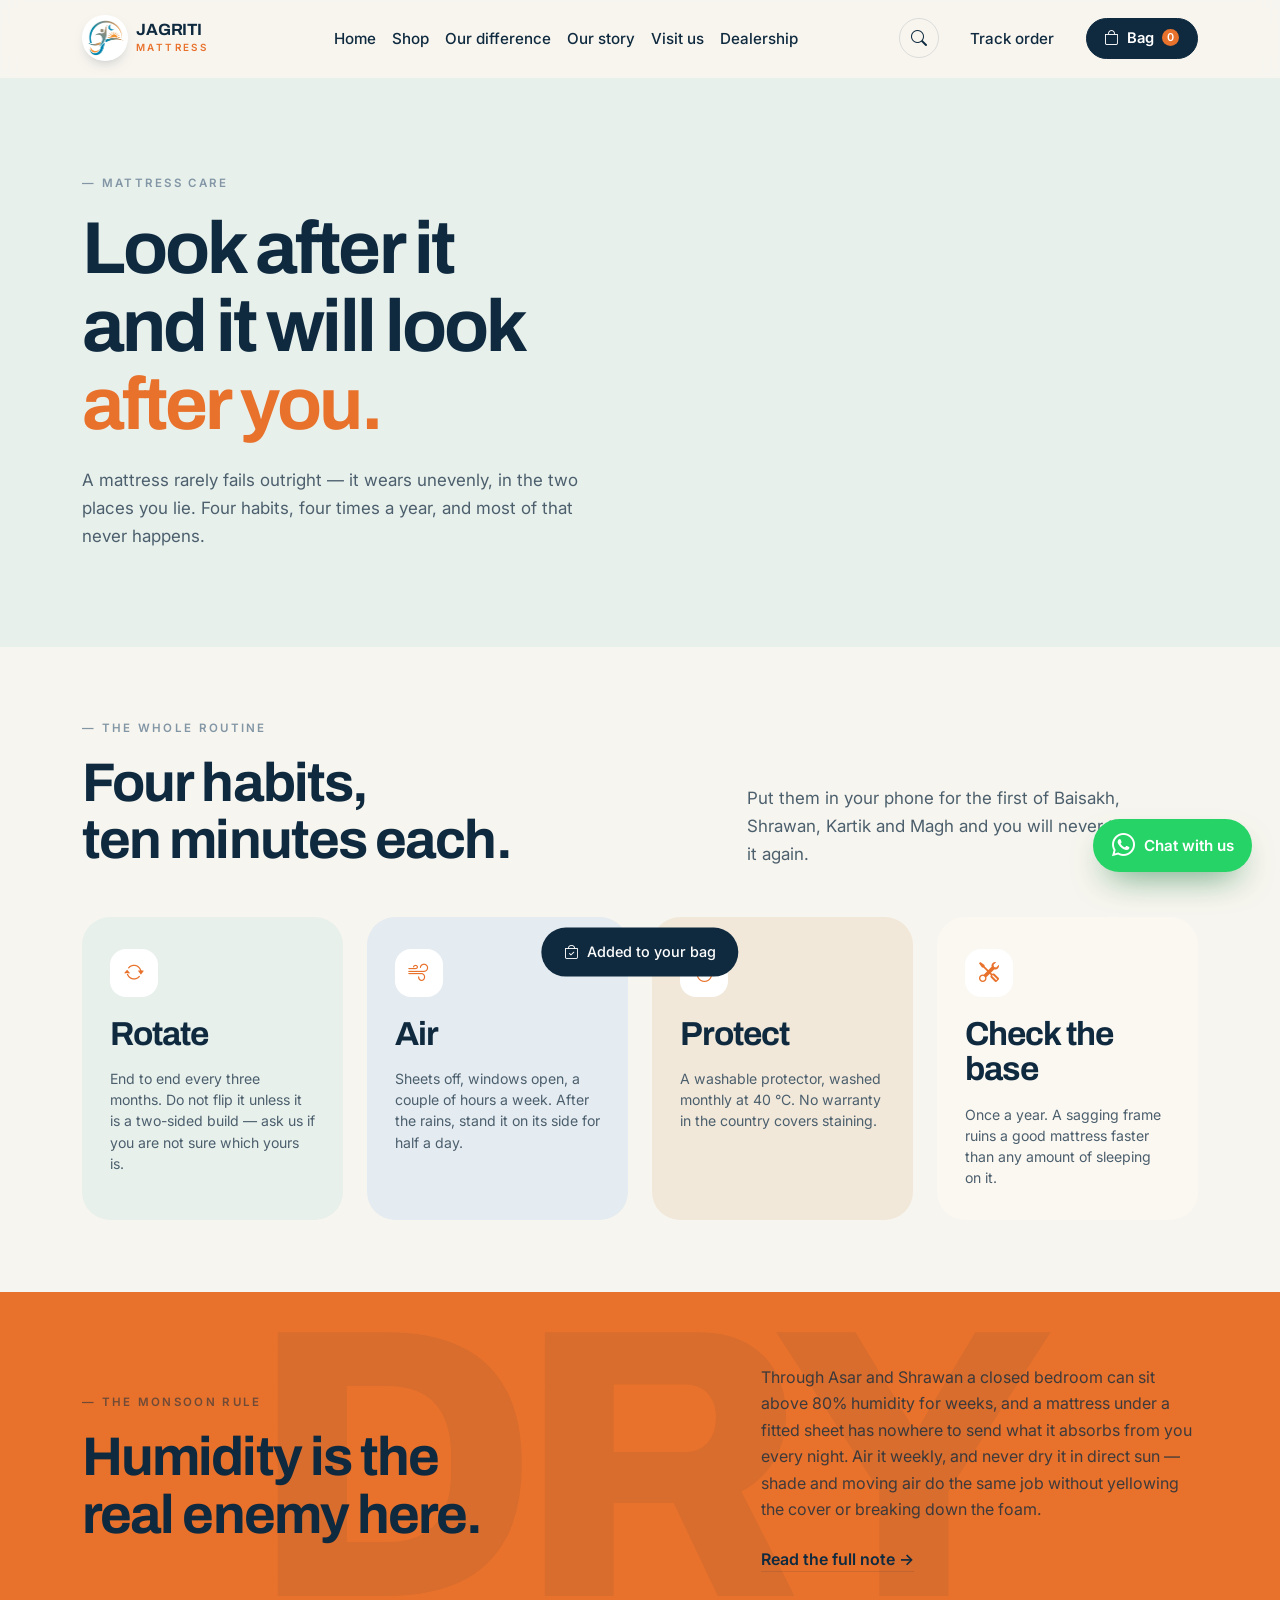
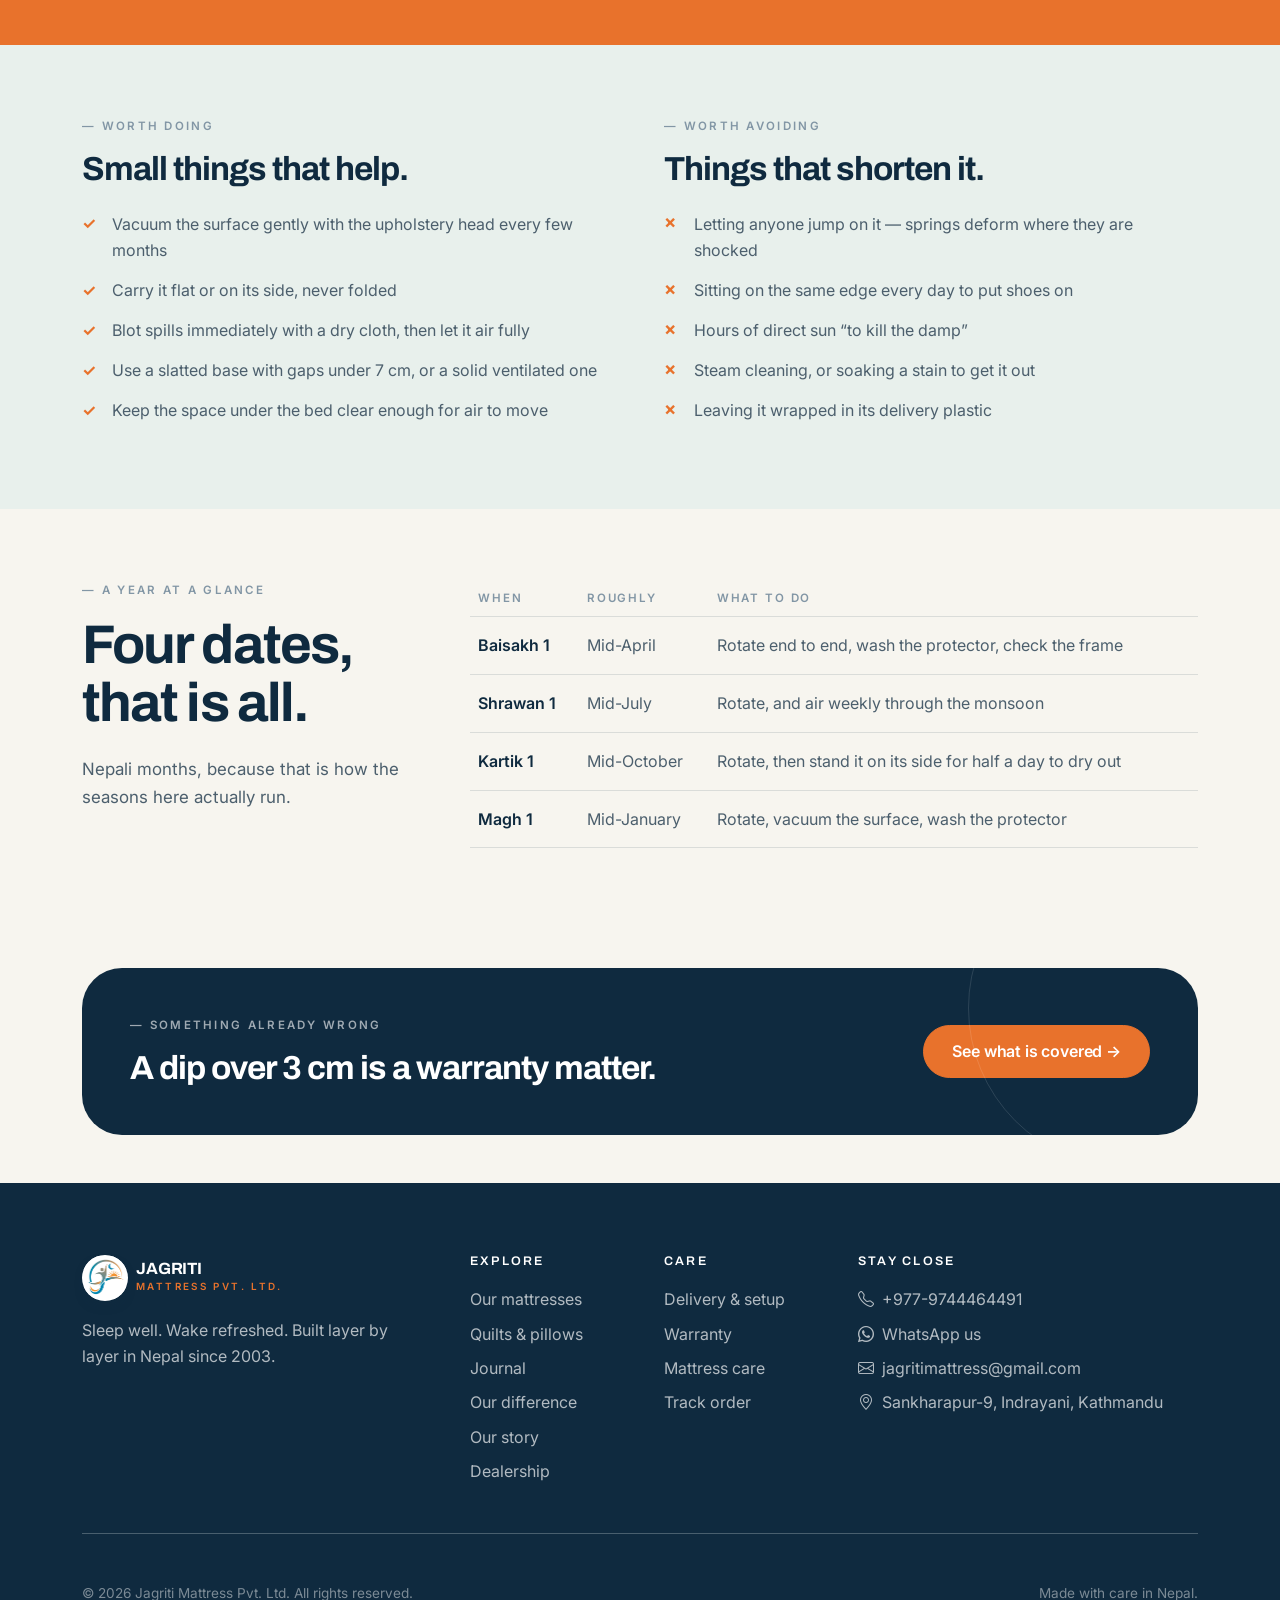
<file: mattress-care.html>
<!DOCTYPE html>
<html lang="en">
<head>
  <meta charset="utf-8">
  <meta name="viewport" content="width=device-width, initial-scale=1">
  <title>Mattress care — Jagriti Mattress Pvt. Ltd.</title>
  <meta name="description" content="Rotate, air, protect and check the base: how to look after a mattress in Nepal, monsoon included.">

  <link rel="icon" href="assets/favicon.png" type="image/png">

  <!-- Google Fonts -->
  <link rel="preconnect" href="https://fonts.googleapis.com">
  <link rel="preconnect" href="https://fonts.gstatic.com" crossorigin>
  <link href="https://fonts.googleapis.com/css2?family=Archivo:wght@500;600;700;800&family=Inter:wght@400;500;600&display=swap" rel="stylesheet">

  <!-- Bootstrap 5 + Bootstrap Icons -->
  <link href="https://cdn.jsdelivr.net/npm/bootstrap@5.3.3/dist/css/bootstrap.min.css" rel="stylesheet">
  <link href="https://cdn.jsdelivr.net/npm/bootstrap-icons@1.11.3/font/bootstrap-icons.min.css" rel="stylesheet">

  <!-- Jagriti theme -->
  <link href="styles.css" rel="stylesheet">
</head>
<body class="bg-cream">

  <!-- ============================================================
       TOP NAV (shared markup across every page)
       ============================================================ -->
  <nav class="navbar navbar-expand-lg site-nav sticky-top" id="siteNav">
    <div class="container">

      <a class="navbar-brand d-flex align-items-center gap-2 me-lg-4" href="index.html">
        <span class="brand-mark">
          <img src="assets/logo-mark.png" alt="Jagriti Mattress logo">
        </span>
        <span>
          <span class="brand-word">JAGRITI</span>
          <span class="brand-sub">Mattress</span>
        </span>
      </a>

      <button class="navbar-toggler border-0 shadow-none" type="button" data-bs-toggle="collapse"
              data-bs-target="#mainNav" aria-controls="mainNav" aria-expanded="false" aria-label="Toggle navigation">
        <i class="bi bi-list fs-3 text-navy"></i>
      </button>

      <div class="collapse navbar-collapse" id="mainNav">
        <ul class="navbar-nav mx-lg-auto mb-2 mb-lg-0">
          <li class="nav-item"><a class="nav-link" href="index.html">Home</a></li>
          <li class="nav-item"><a class="nav-link" href="shop.html">Shop</a></li>
          <li class="nav-item"><a class="nav-link" href="our-difference.html">Our difference</a></li>
          <li class="nav-item"><a class="nav-link" href="our-story.html">Our story</a></li>
          <li class="nav-item"><a class="nav-link" href="visit-us.html">Visit us</a></li>
          <li class="nav-item"><a class="nav-link" href="dealership.html">Dealership</a></li>
        </ul>

        <div class="d-flex align-items-center gap-2 gap-lg-3">
          <a class="nav-icon-btn" href="shop.html" aria-label="Search the collection"><i class="bi bi-search"></i></a>
          <a class="nav-link d-none d-lg-inline text-nowrap" href="track-order.html">Track order</a>
          <button class="btn btn-dark rounded-pill bag-btn d-inline-flex align-items-center gap-2" type="button" data-bag-button>
            <i class="bi bi-bag"></i> Bag
            <span class="badge rounded-pill" data-bag-count>0</span>
          </button>
        </div>
      </div>

    </div>
  </nav>

  <main>

    <!-- ============================================================
         PAGE HERO
         ============================================================ -->
    <section class="bg-mint py-5">
      <div class="container py-lg-5">
        <div class="row">
          <div class="col-lg-8">
            <span class="eyebrow">&mdash; Mattress care</span>
            <h1 class="headline-xl mb-4">Look after it<br>and it will look<br><span class="text-accent">after you.</span></h1>
            <p class="lead-jag mb-0">A mattress rarely fails outright &mdash; it wears unevenly, in the two places you lie. Four habits, four times a year, and most of that never happens.</p>
          </div>
        </div>
      </div>
    </section>

    <!-- Four habits -->
    <section class="bg-cream py-5">
      <div class="container py-lg-4">
        <div class="row align-items-end g-4 mb-5">
          <div class="col-lg-7">
            <span class="eyebrow">&mdash; The whole routine</span>
            <h2 class="headline-lg mb-0">Four habits,<br>ten minutes each.</h2>
          </div>
          <div class="col-lg-5">
            <p class="lead-jag mb-0">Put them in your phone for the first of Baisakh, Shrawan, Kartik and Magh and you will never think about it again.</p>
          </div>
        </div>

        <div class="row row-cols-1 row-cols-md-2 row-cols-lg-4 g-4">
          <div class="col">
            <article class="card journal-card tint-mint">
              <span class="icon-chip"><i class="bi bi-arrow-repeat"></i></span>
              <h3 class="headline-md mb-3">Rotate</h3>
              <p class="product-desc mb-0">End to end every three months. Do not flip it unless it is a two-sided build &mdash; ask us if you are not sure which yours is.</p>
            </article>
          </div>
          <div class="col">
            <article class="card journal-card tint-blue">
              <span class="icon-chip"><i class="bi bi-wind"></i></span>
              <h3 class="headline-md mb-3">Air</h3>
              <p class="product-desc mb-0">Sheets off, windows open, a couple of hours a week. After the rains, stand it on its side for half a day.</p>
            </article>
          </div>
          <div class="col">
            <article class="card journal-card tint-tan">
              <span class="icon-chip"><i class="bi bi-droplet"></i></span>
              <h3 class="headline-md mb-3">Protect</h3>
              <p class="product-desc mb-0">A washable protector, washed monthly at 40&nbsp;&deg;C. No warranty in the country covers staining.</p>
            </article>
          </div>
          <div class="col">
            <article class="card journal-card tint-cream">
              <span class="icon-chip"><i class="bi bi-tools"></i></span>
              <h3 class="headline-md mb-3">Check the base</h3>
              <p class="product-desc mb-0">Once a year. A sagging frame ruins a good mattress faster than any amount of sleeping on it.</p>
            </article>
          </div>
        </div>
      </div>
    </section>

    <!-- Monsoon band -->
    <section class="story-band bg-accent py-5">
      <span class="story-watermark" aria-hidden="true">DRY</span>
      <div class="container py-lg-4">
        <div class="row align-items-center g-4 g-lg-5">
          <div class="col-lg-6">
            <span class="eyebrow eyebrow-navy">&mdash; The monsoon rule</span>
            <h2 class="headline-lg mb-0">Humidity is the<br>real enemy here.</h2>
          </div>
          <div class="col-lg-5 offset-lg-1">
            <p class="mb-4">
              Through Asar and Shrawan a closed bedroom can sit above 80% humidity for weeks, and a
              mattress under a fitted sheet has nowhere to send what it absorbs from you every night.
              Air it weekly, and never dry it in direct sun &mdash; shade and moving air do the same job
              without yellowing the cover or breaking down the foam.
            </p>
            <a href="journal-rotate-air-repeat.html" class="link-arrow">Read the full note &rarr;</a>
          </div>
        </div>
      </div>
    </section>

    <!-- Do / do not -->
    <section class="bg-mint py-5">
      <div class="container py-lg-4">
        <div class="row g-4 g-lg-5">
          <div class="col-lg-6">
            <span class="eyebrow">&mdash; Worth doing</span>
            <h2 class="headline-md mb-4">Small things that help.</h2>
            <ul class="check-list">
              <li>Vacuum the surface gently with the upholstery head every few months</li>
              <li>Carry it flat or on its side, never folded</li>
              <li>Blot spills immediately with a dry cloth, then let it air fully</li>
              <li>Use a slatted base with gaps under 7&nbsp;cm, or a solid ventilated one</li>
              <li>Keep the space under the bed clear enough for air to move</li>
            </ul>
          </div>
          <div class="col-lg-6">
            <span class="eyebrow">&mdash; Worth avoiding</span>
            <h2 class="headline-md mb-4">Things that shorten it.</h2>
            <ul class="check-list check-list-cross">
              <li>Letting anyone jump on it &mdash; springs deform where they are shocked</li>
              <li>Sitting on the same edge every day to put shoes on</li>
              <li>Hours of direct sun &ldquo;to kill the damp&rdquo;</li>
              <li>Steam cleaning, or soaking a stain to get it out</li>
              <li>Leaving it wrapped in its delivery plastic</li>
            </ul>
          </div>
        </div>
      </div>
    </section>

    <!-- Year calendar -->
    <section class="bg-cream py-5">
      <div class="container py-lg-4">
        <div class="row g-4 g-lg-5">
          <div class="col-lg-4">
            <span class="eyebrow">&mdash; A year at a glance</span>
            <h2 class="headline-lg mb-4">Four dates,<br>that is all.</h2>
            <p class="lead-jag mb-0">Nepali months, because that is how the seasons here actually run.</p>
          </div>
          <div class="col-lg-8">
            <div class="table-responsive">
              <table class="table table-jag align-middle">
                <thead>
                  <tr><th scope="col">When</th><th scope="col">Roughly</th><th scope="col">What to do</th></tr>
                </thead>
                <tbody>
                  <tr><td>Baisakh 1</td><td>Mid-April</td><td>Rotate end to end, wash the protector, check the frame</td></tr>
                  <tr><td>Shrawan 1</td><td>Mid-July</td><td>Rotate, and air weekly through the monsoon</td></tr>
                  <tr><td>Kartik 1</td><td>Mid-October</td><td>Rotate, then stand it on its side for half a day to dry out</td></tr>
                  <tr><td>Magh 1</td><td>Mid-January</td><td>Rotate, vacuum the surface, wash the protector</td></tr>
                </tbody>
              </table>
            </div>
          </div>
        </div>
      </div>
    </section>

    <!-- ============================================================
         CLOSING CTA
         ============================================================ -->
    <section class="bg-cream py-5">
      <div class="container">
        <div class="cta-panel p-5 d-flex flex-column flex-lg-row justify-content-between align-items-lg-center gap-4">
          <div>
            <span class="eyebrow eyebrow-light">&mdash; Something already wrong</span>
            <h2 class="headline-md text-white mb-0">A dip over 3 cm is a warranty matter.</h2>
          </div>
          <a href="warranty.html" class="btn btn-accent rounded-pill btn-lg-pill align-self-start align-self-lg-center text-nowrap">See what is covered &rarr;</a>
        </div>
      </div>
    </section>

  </main>

  <!-- ============================================================
       FOOTER (shared markup across every page)
       ============================================================ -->
  <footer class="site-footer pt-5">
    <div class="container pt-lg-4">
      <div class="row g-4 g-lg-5">

        <div class="col-lg-4">
          <a class="d-inline-flex align-items-center gap-2 mb-3" href="index.html">
            <span class="brand-mark">
              <img src="assets/logo-mark.png" alt="Jagriti Mattress logo">
            </span>
            <span>
              <span class="brand-word">JAGRITI</span>
              <span class="brand-sub">Mattress Pvt. Ltd.</span>
            </span>
          </a>
          <p class="mb-0" style="max-width: 32ch;">Sleep well. Wake refreshed. Built layer by layer in Nepal since 2003.</p>
        </div>

        <div class="col-6 col-lg-2">
          <h5>Explore</h5>
          <ul class="list-unstyled d-grid gap-2 mb-0">
            <li><a href="shop.html">Our mattresses</a></li>
            <li><a href="shop.html?category=bedding">Quilts &amp; pillows</a></li>
            <li><a href="journal.html">Journal</a></li>
            <li><a href="our-difference.html">Our difference</a></li>
            <li><a href="our-story.html">Our story</a></li>
            <li><a href="dealership.html">Dealership</a></li>
          </ul>
        </div>

        <div class="col-6 col-lg-2">
          <h5>Care</h5>
          <ul class="list-unstyled d-grid gap-2 mb-0">
            <li><a href="delivery.html">Delivery &amp; setup</a></li>
            <li><a href="warranty.html">Warranty</a></li>
            <li><a href="mattress-care.html">Mattress care</a></li>
            <li><a href="track-order.html">Track order</a></li>
          </ul>
        </div>

        <div class="col-lg-4">
          <h5>Stay close</h5>
          <ul class="list-unstyled d-grid gap-2 mb-0">
            <li><a href="tel:+9779744464491"><i class="bi bi-telephone me-2"></i>+977-9744464491</a></li>
            <li><a href="https://wa.me/9779744464491?text=Hello%20Jagriti%20Mattress%21" target="_blank" rel="noopener"><i class="bi bi-whatsapp me-2"></i>WhatsApp us</a></li>
            <li><a href="mailto:jagritimattress@gmail.com"><i class="bi bi-envelope me-2"></i>jagritimattress@gmail.com</a></li>
            <li><a href="visit-us.html"><i class="bi bi-geo-alt me-2"></i>Sankharapur-9, Indrayani, Kathmandu</a></li>
          </ul>
        </div>

      </div>

      <hr class="border-light my-5">

      <div class="d-flex flex-column flex-md-row justify-content-between gap-2 pb-4">
        <p class="footer-note mb-0">&copy; <span data-year>2026</span> Jagriti Mattress Pvt. Ltd. All rights reserved.</p>
        <p class="footer-note mb-0">Made with care in Nepal.</p>
      </div>
    </div>
  </footer>

  <!-- Floating WhatsApp chat -->
  <a class="whatsapp-fab" href="https://wa.me/9779744464491?text=Hello%20Jagriti%20Mattress%21%20I%20have%20a%20question%20about%20your%20mattresses."
     target="_blank" rel="noopener" aria-label="Chat with us on WhatsApp">
    <i class="bi bi-whatsapp" aria-hidden="true"></i>
    <span class="whatsapp-fab-label">Chat with us</span>
  </a>

  <div class="bag-toast" data-bag-toast role="status" aria-live="polite">
    <i class="bi bi-bag-check"></i> <span data-bag-toast-text>Added to your bag</span>
  </div>

  <script src="https://cdn.jsdelivr.net/npm/bootstrap@5.3.3/dist/js/bootstrap.bundle.min.js"></script>
  <script src="main.js"></script>
</body>
</html>
</file>
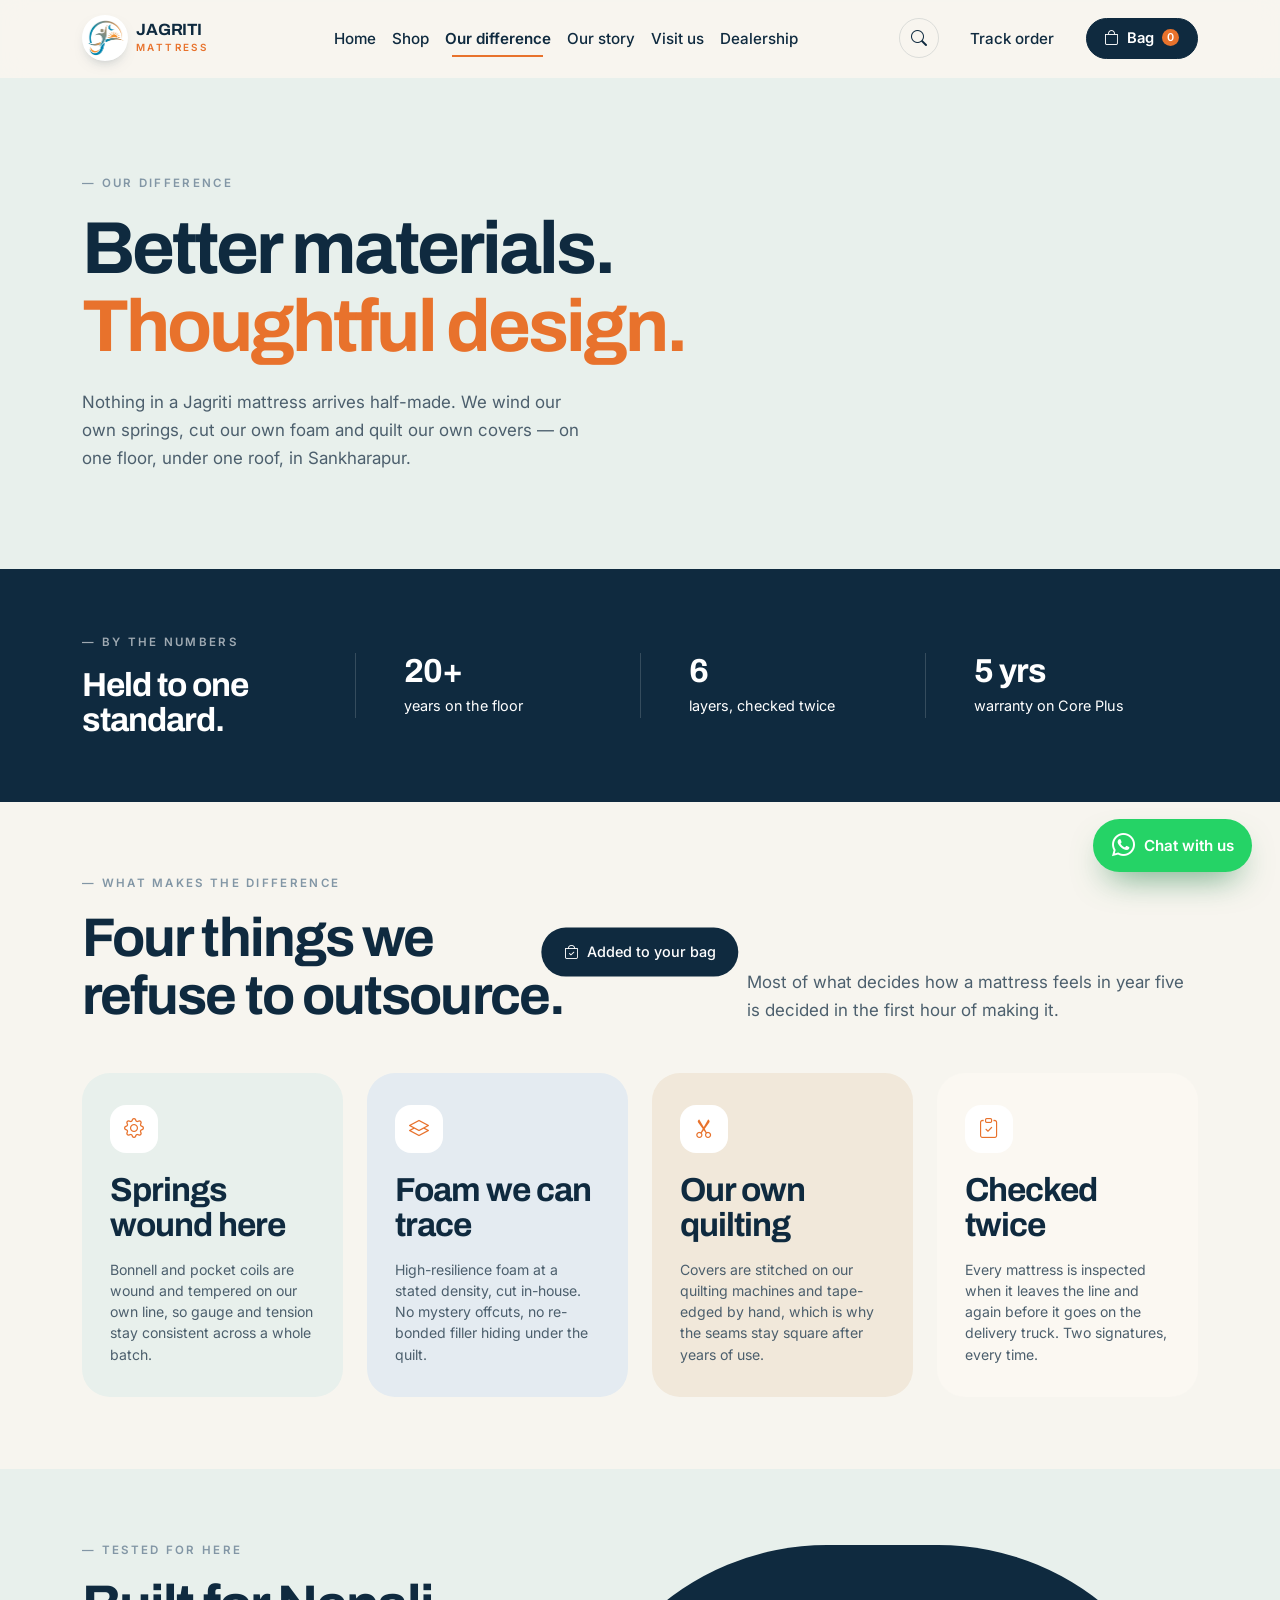
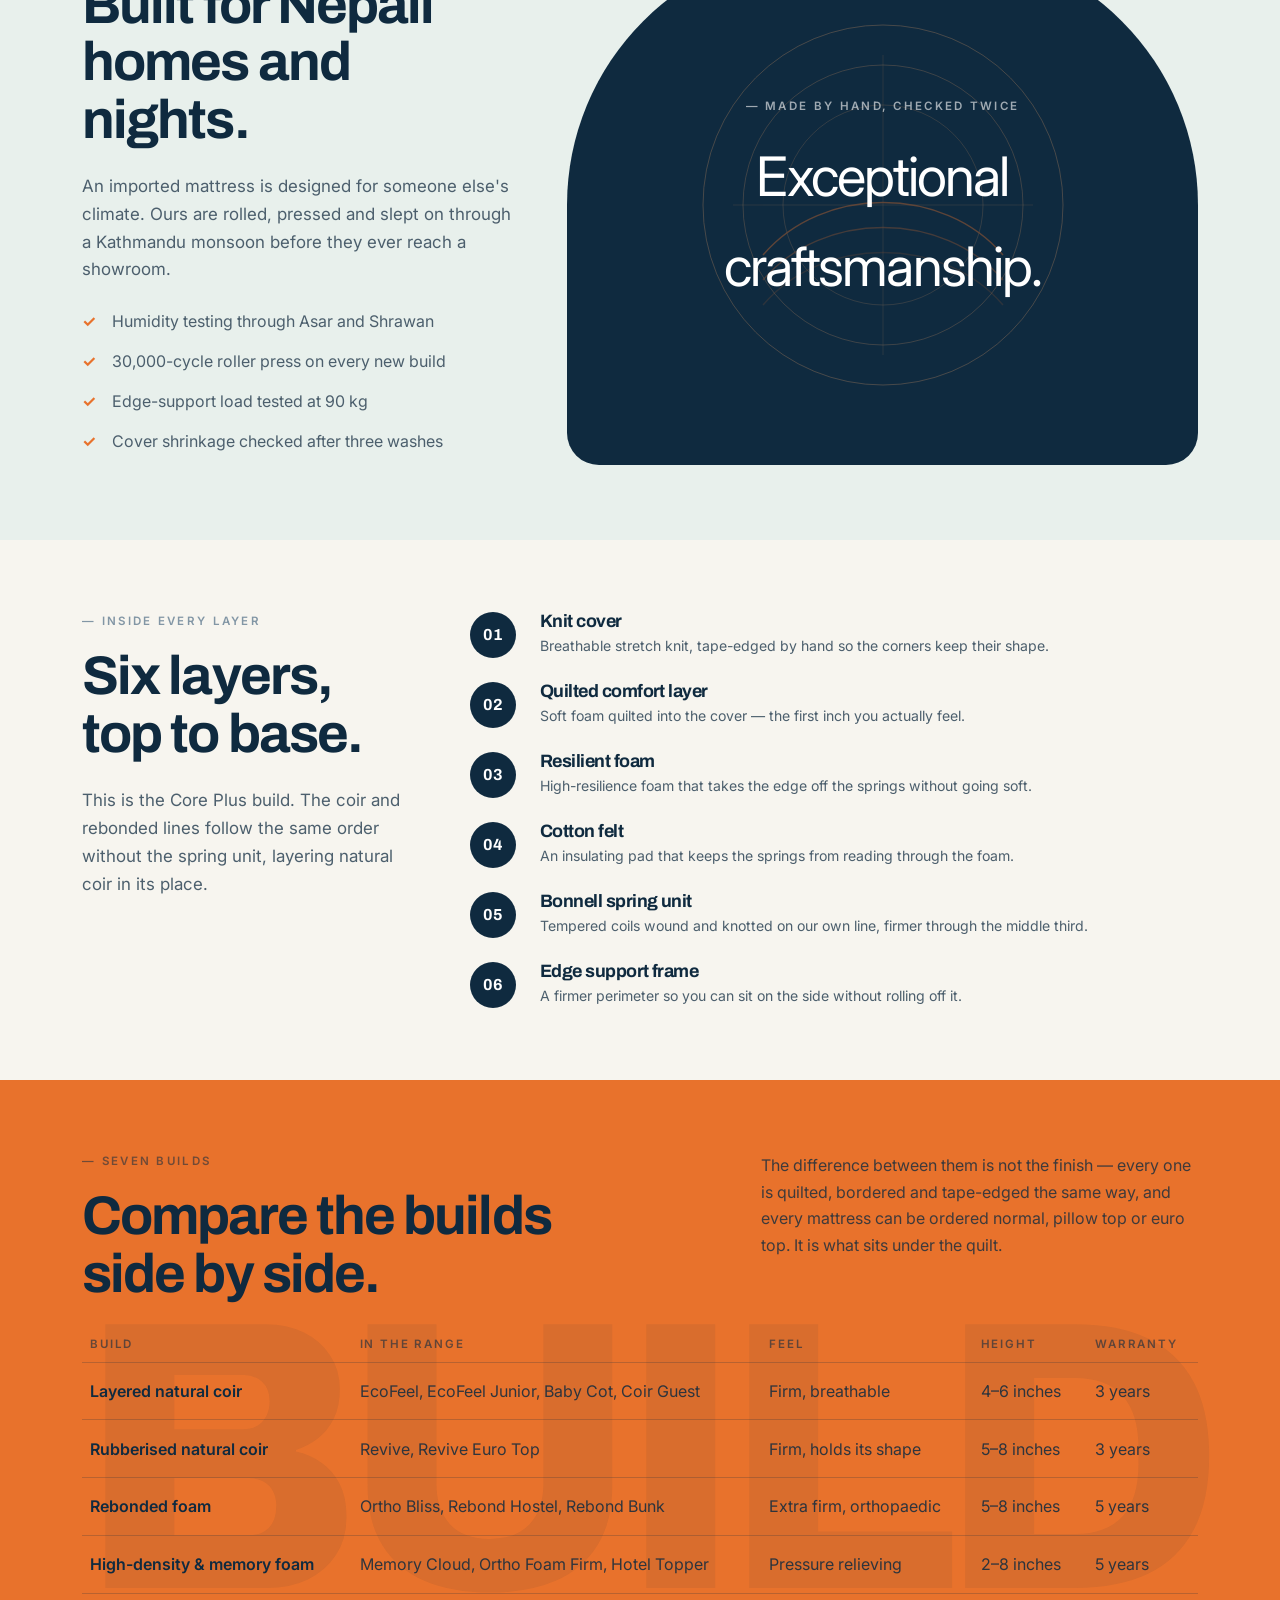
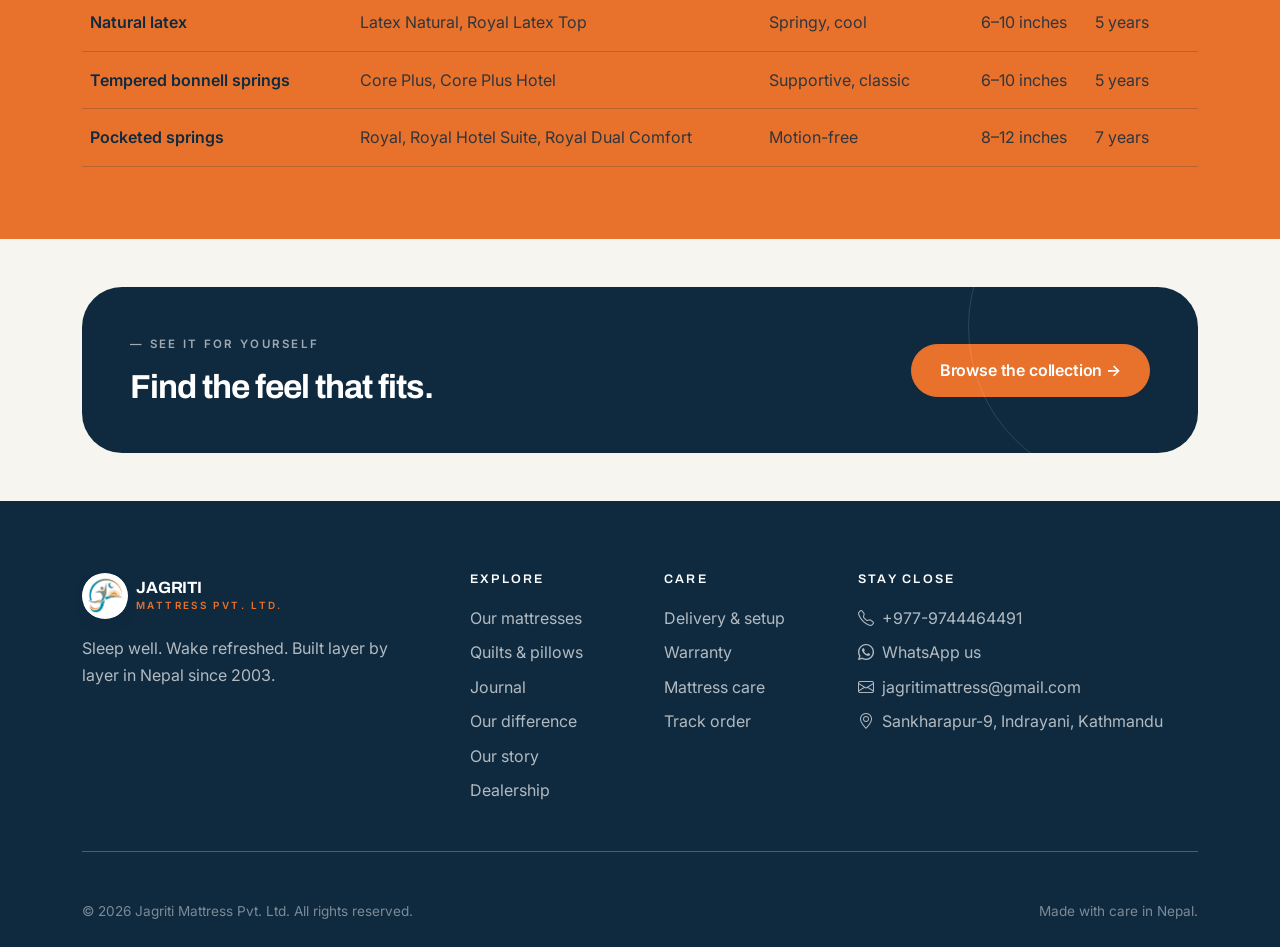
<file: our-difference.html>
<!DOCTYPE html>
<html lang="en">
<head>
  <meta charset="utf-8">
  <meta name="viewport" content="width=device-width, initial-scale=1">
  <title>Our difference — Jagriti Mattress Pvt. Ltd.</title>
  <meta name="description" content="How a Jagriti mattress is built: springs wound in-house, traceable foam, our own quilting line and two inspections before it leaves the floor.">

  <link rel="icon" href="assets/favicon.png" type="image/png">

  <!-- Google Fonts -->
  <link rel="preconnect" href="https://fonts.googleapis.com">
  <link rel="preconnect" href="https://fonts.gstatic.com" crossorigin>
  <link href="https://fonts.googleapis.com/css2?family=Archivo:wght@500;600;700;800&family=Inter:wght@400;500;600&display=swap" rel="stylesheet">

  <!-- Bootstrap 5 + Bootstrap Icons -->
  <link href="https://cdn.jsdelivr.net/npm/bootstrap@5.3.3/dist/css/bootstrap.min.css" rel="stylesheet">
  <link href="https://cdn.jsdelivr.net/npm/bootstrap-icons@1.11.3/font/bootstrap-icons.min.css" rel="stylesheet">

  <!-- Jagriti theme -->
  <link href="styles.css" rel="stylesheet">
</head>
<body class="bg-cream">

  <!-- ============================================================
       TOP NAV (shared markup across every page)
       ============================================================ -->
  <nav class="navbar navbar-expand-lg site-nav sticky-top" id="siteNav">
    <div class="container">

      <a class="navbar-brand d-flex align-items-center gap-2 me-lg-4" href="index.html">
        <span class="brand-mark">
          <img src="assets/logo-mark.png" alt="Jagriti Mattress logo">
        </span>
        <span>
          <span class="brand-word">JAGRITI</span>
          <span class="brand-sub">Mattress</span>
        </span>
      </a>

      <button class="navbar-toggler border-0 shadow-none" type="button" data-bs-toggle="collapse"
              data-bs-target="#mainNav" aria-controls="mainNav" aria-expanded="false" aria-label="Toggle navigation">
        <i class="bi bi-list fs-3 text-navy"></i>
      </button>

      <div class="collapse navbar-collapse" id="mainNav">
        <ul class="navbar-nav mx-lg-auto mb-2 mb-lg-0">
          <li class="nav-item"><a class="nav-link" href="index.html">Home</a></li>
          <li class="nav-item"><a class="nav-link" href="shop.html">Shop</a></li>
          <li class="nav-item"><a class="nav-link nav-active" href="our-difference.html">Our difference</a></li>
          <li class="nav-item"><a class="nav-link" href="our-story.html">Our story</a></li>
          <li class="nav-item"><a class="nav-link" href="visit-us.html">Visit us</a></li>
          <li class="nav-item"><a class="nav-link" href="dealership.html">Dealership</a></li>
        </ul>

        <div class="d-flex align-items-center gap-2 gap-lg-3">
          <a class="nav-icon-btn" href="shop.html" aria-label="Search the collection"><i class="bi bi-search"></i></a>
          <a class="nav-link d-none d-lg-inline text-nowrap" href="track-order.html">Track order</a>
          <button class="btn btn-dark rounded-pill bag-btn d-inline-flex align-items-center gap-2" type="button" data-bag-button>
            <i class="bi bi-bag"></i> Bag
            <span class="badge rounded-pill" data-bag-count>0</span>
          </button>
        </div>
      </div>

    </div>
  </nav>

  <main>

    <!-- ============================================================
         PAGE HERO
         ============================================================ -->
    <section class="bg-mint py-5">
      <div class="container py-lg-5">
        <div class="row">
          <div class="col-lg-8">
            <span class="eyebrow">&mdash; Our difference</span>
            <h1 class="headline-xl mb-4">Better materials.<br><span class="text-accent">Thoughtful design.</span></h1>
            <p class="lead-jag mb-0">Nothing in a Jagriti mattress arrives half-made. We wind our own springs, cut our own foam and quilt our own covers &mdash; on one floor, under one roof, in Sankharapur.</p>
          </div>
        </div>
      </div>
    </section>

    <!-- Stats -->
    <section class="bg-navy py-5">
      <div class="container py-lg-3">
        <div class="row align-items-center g-4">
          <div class="col-lg-3">
            <span class="eyebrow eyebrow-light">&mdash; By the numbers</span>
            <h2 class="headline-md mb-0">Held to one standard.</h2>
          </div>
          <div class="col-6 col-lg-3 stat-divider ps-lg-5">
            <p class="stat-value mb-1">20+</p>
            <p class="stat-label mb-0">years on the floor</p>
          </div>
          <div class="col-6 col-lg-3 stat-divider ps-lg-5">
            <p class="stat-value mb-1">6</p>
            <p class="stat-label mb-0">layers, checked twice</p>
          </div>
          <div class="col-12 col-lg-3 stat-divider ps-lg-5">
            <p class="stat-value mb-1">5 yrs</p>
            <p class="stat-label mb-0">warranty on Core Plus</p>
          </div>
        </div>
      </div>
    </section>

    <!-- Four pillars -->
    <section class="bg-cream py-5">
      <div class="container py-lg-4">
        <div class="row align-items-end g-4 mb-5">
          <div class="col-lg-7">
            <span class="eyebrow">&mdash; What makes the difference</span>
            <h2 class="headline-lg mb-0">Four things we<br>refuse to outsource.</h2>
          </div>
          <div class="col-lg-5">
            <p class="lead-jag mb-0">
              Most of what decides how a mattress feels in year five is decided in the first hour of making it.
            </p>
          </div>
        </div>

        <div class="row row-cols-1 row-cols-md-2 row-cols-lg-4 g-4">
          <div class="col">
            <article class="card journal-card tint-mint">
              <span class="icon-chip"><i class="bi bi-gear"></i></span>
              <h3 class="headline-md mb-3">Springs wound here</h3>
              <p class="product-desc mb-0">Bonnell and pocket coils are wound and tempered on our own line, so gauge and tension stay consistent across a whole batch.</p>
            </article>
          </div>
          <div class="col">
            <article class="card journal-card tint-blue">
              <span class="icon-chip"><i class="bi bi-layers"></i></span>
              <h3 class="headline-md mb-3">Foam we can trace</h3>
              <p class="product-desc mb-0">High-resilience foam at a stated density, cut in-house. No mystery offcuts, no re-bonded filler hiding under the quilt.</p>
            </article>
          </div>
          <div class="col">
            <article class="card journal-card tint-tan">
              <span class="icon-chip"><i class="bi bi-scissors"></i></span>
              <h3 class="headline-md mb-3">Our own quilting</h3>
              <p class="product-desc mb-0">Covers are stitched on our quilting machines and tape-edged by hand, which is why the seams stay square after years of use.</p>
            </article>
          </div>
          <div class="col">
            <article class="card journal-card tint-cream">
              <span class="icon-chip"><i class="bi bi-clipboard-check"></i></span>
              <h3 class="headline-md mb-3">Checked twice</h3>
              <p class="product-desc mb-0">Every mattress is inspected when it leaves the line and again before it goes on the delivery truck. Two signatures, every time.</p>
            </article>
          </div>
        </div>
      </div>
    </section>

    <!-- Testing split -->
    <section class="bg-mint py-5">
      <div class="container py-lg-4">
        <div class="row align-items-center g-4 g-lg-5">
          <div class="col-lg-5">
            <span class="eyebrow">&mdash; Tested for here</span>
            <h2 class="headline-lg mb-4">Built for Nepali<br>homes and nights.</h2>
            <p class="lead-jag mb-4">
              An imported mattress is designed for someone else's climate. Ours are rolled, pressed and
              slept on through a Kathmandu monsoon before they ever reach a showroom.
            </p>
            <ul class="check-list">
              <li>Humidity testing through Asar and Shrawan</li>
              <li>30,000-cycle roller press on every new build</li>
              <li>Edge-support load tested at 90&nbsp;kg</li>
              <li>Cover shrinkage checked after three washes</li>
            </ul>
          </div>
          <div class="col-lg-7">
            <div class="arch-panel">
              <div class="arch-art" aria-hidden="true">
                <svg width="380" height="380" viewBox="0 0 380 380" fill="none" xmlns="http://www.w3.org/2000/svg">
                  <circle cx="190" cy="190" r="180" stroke="#F6A96D" stroke-width="1" opacity=".55"/>
                  <circle cx="190" cy="190" r="140" stroke="#F6A96D" stroke-width="1" opacity=".45"/>
                  <circle cx="190" cy="190" r="100" stroke="#F6A96D" stroke-width="1" opacity=".35"/>
                  <path d="M40 190h300M190 40v300" stroke="#F6A96D" stroke-width="1" opacity=".25"/>
                  <path d="M70 240c60-70 180-70 240 0" stroke="#E8722C" stroke-width="1.5" opacity=".8"/>
                  <path d="M70 265c60-70 180-70 240 0" stroke="#E8722C" stroke-width="1.5" opacity=".55"/>
                  <path d="M70 290c60-70 180-70 240 0" stroke="#E8722C" stroke-width="1.5" opacity=".3"/>
                </svg>
              </div>
              <div class="arch-content">
                <span class="eyebrow eyebrow-light">&mdash; Made by hand, checked twice</span>
                <p class="headline-lg text-white mb-0">Exceptional<br>craftsmanship.</p>
              </div>
            </div>
          </div>
        </div>
      </div>
    </section>

    <!-- Layer breakdown -->
    <section class="bg-cream py-5">
      <div class="container py-lg-4">
        <div class="row g-4 g-lg-5">
          <div class="col-lg-4">
            <span class="eyebrow">&mdash; Inside every layer</span>
            <h2 class="headline-lg mb-4">Six layers,<br>top to base.</h2>
            <p class="lead-jag mb-0">
              This is the Core Plus build. The coir and rebonded lines follow the same order without the spring unit,
              layering natural coir in its place.
            </p>
          </div>
          <div class="col-lg-8">
            <div class="d-grid gap-4">
              <div class="d-flex gap-3 gap-md-4">
                <span class="step-num">01</span>
                <div><h3 class="product-title mb-1">Knit cover</h3><p class="product-desc mb-0">Breathable stretch knit, tape-edged by hand so the corners keep their shape.</p></div>
              </div>
              <div class="d-flex gap-3 gap-md-4">
                <span class="step-num">02</span>
                <div><h3 class="product-title mb-1">Quilted comfort layer</h3><p class="product-desc mb-0">Soft foam quilted into the cover &mdash; the first inch you actually feel.</p></div>
              </div>
              <div class="d-flex gap-3 gap-md-4">
                <span class="step-num">03</span>
                <div><h3 class="product-title mb-1">Resilient foam</h3><p class="product-desc mb-0">High-resilience foam that takes the edge off the springs without going soft.</p></div>
              </div>
              <div class="d-flex gap-3 gap-md-4">
                <span class="step-num">04</span>
                <div><h3 class="product-title mb-1">Cotton felt</h3><p class="product-desc mb-0">An insulating pad that keeps the springs from reading through the foam.</p></div>
              </div>
              <div class="d-flex gap-3 gap-md-4">
                <span class="step-num">05</span>
                <div><h3 class="product-title mb-1">Bonnell spring unit</h3><p class="product-desc mb-0">Tempered coils wound and knotted on our own line, firmer through the middle third.</p></div>
              </div>
              <div class="d-flex gap-3 gap-md-4">
                <span class="step-num">06</span>
                <div><h3 class="product-title mb-1">Edge support frame</h3><p class="product-desc mb-0">A firmer perimeter so you can sit on the side without rolling off it.</p></div>
              </div>
            </div>
          </div>
        </div>
      </div>
    </section>

    <!-- Range comparison -->
    <section class="story-band bg-accent py-5">
      <span class="story-watermark" aria-hidden="true">BUILD</span>
      <div class="container py-lg-4">
        <div class="row g-4 g-lg-5 mb-4">
          <div class="col-lg-6">
            <span class="eyebrow eyebrow-navy">&mdash; Seven builds</span>
            <h2 class="headline-lg mb-0">Compare the builds<br>side by side.</h2>
          </div>
          <div class="col-lg-5 offset-lg-1">
            <p class="mb-0">
              The difference between them is not the finish &mdash; every one is quilted, bordered and
              tape-edged the same way, and every mattress can be ordered normal, pillow top or
              euro top. It is what sits under the quilt.
            </p>
          </div>
        </div>
        <div class="table-responsive">
          <table class="table table-jag align-middle">
            <thead>
              <tr><th scope="col">Build</th><th scope="col">In the range</th><th scope="col">Feel</th><th scope="col">Height</th><th scope="col">Warranty</th></tr>
            </thead>
            <tbody>
              <tr><td>Layered natural coir</td><td>EcoFeel, EcoFeel Junior, Baby Cot, Coir Guest</td><td>Firm, breathable</td><td>4&ndash;6 inches</td><td>3 years</td></tr>
              <tr><td>Rubberised natural coir</td><td>Revive, Revive Euro Top</td><td>Firm, holds its shape</td><td>5&ndash;8 inches</td><td>3 years</td></tr>
              <tr><td>Rebonded foam</td><td>Ortho Bliss, Rebond Hostel, Rebond Bunk</td><td>Extra firm, orthopaedic</td><td>5&ndash;8 inches</td><td>5 years</td></tr>
              <tr><td>High-density &amp; memory foam</td><td>Memory Cloud, Ortho Foam Firm, Hotel Topper</td><td>Pressure relieving</td><td>2&ndash;8 inches</td><td>5 years</td></tr>
              <tr><td>Natural latex</td><td>Latex Natural, Royal Latex Top</td><td>Springy, cool</td><td>6&ndash;10 inches</td><td>5 years</td></tr>
              <tr><td>Tempered bonnell springs</td><td>Core Plus, Core Plus Hotel</td><td>Supportive, classic</td><td>6&ndash;10 inches</td><td>5 years</td></tr>
              <tr><td>Pocketed springs</td><td>Royal, Royal Hotel Suite, Royal Dual Comfort</td><td>Motion-free</td><td>8&ndash;12 inches</td><td>7 years</td></tr>
            </tbody>
          </table>
        </div>
      </div>
    </section>

    <!-- ============================================================
         CLOSING CTA
         ============================================================ -->
    <section class="bg-cream py-5">
      <div class="container">
        <div class="cta-panel p-5 d-flex flex-column flex-lg-row justify-content-between align-items-lg-center gap-4">
          <div>
            <span class="eyebrow eyebrow-light">&mdash; See it for yourself</span>
            <h2 class="headline-md text-white mb-0">Find the feel that fits.</h2>
          </div>
          <a href="shop.html" class="btn btn-accent rounded-pill btn-lg-pill align-self-start align-self-lg-center text-nowrap">Browse the collection &rarr;</a>
        </div>
      </div>
    </section>

  </main>

  <!-- ============================================================
       FOOTER (shared markup across every page)
       ============================================================ -->
  <footer class="site-footer pt-5">
    <div class="container pt-lg-4">
      <div class="row g-4 g-lg-5">

        <div class="col-lg-4">
          <a class="d-inline-flex align-items-center gap-2 mb-3" href="index.html">
            <span class="brand-mark">
              <img src="assets/logo-mark.png" alt="Jagriti Mattress logo">
            </span>
            <span>
              <span class="brand-word">JAGRITI</span>
              <span class="brand-sub">Mattress Pvt. Ltd.</span>
            </span>
          </a>
          <p class="mb-0" style="max-width: 32ch;">Sleep well. Wake refreshed. Built layer by layer in Nepal since 2003.</p>
        </div>

        <div class="col-6 col-lg-2">
          <h5>Explore</h5>
          <ul class="list-unstyled d-grid gap-2 mb-0">
            <li><a href="shop.html">Our mattresses</a></li>
            <li><a href="shop.html?category=bedding">Quilts &amp; pillows</a></li>
            <li><a href="journal.html">Journal</a></li>
            <li><a href="our-difference.html">Our difference</a></li>
            <li><a href="our-story.html">Our story</a></li>
            <li><a href="dealership.html">Dealership</a></li>
          </ul>
        </div>

        <div class="col-6 col-lg-2">
          <h5>Care</h5>
          <ul class="list-unstyled d-grid gap-2 mb-0">
            <li><a href="delivery.html">Delivery &amp; setup</a></li>
            <li><a href="warranty.html">Warranty</a></li>
            <li><a href="mattress-care.html">Mattress care</a></li>
            <li><a href="track-order.html">Track order</a></li>
          </ul>
        </div>

        <div class="col-lg-4">
          <h5>Stay close</h5>
          <ul class="list-unstyled d-grid gap-2 mb-0">
            <li><a href="tel:+9779744464491"><i class="bi bi-telephone me-2"></i>+977-9744464491</a></li>
            <li><a href="https://wa.me/9779744464491?text=Hello%20Jagriti%20Mattress%21" target="_blank" rel="noopener"><i class="bi bi-whatsapp me-2"></i>WhatsApp us</a></li>
            <li><a href="mailto:jagritimattress@gmail.com"><i class="bi bi-envelope me-2"></i>jagritimattress@gmail.com</a></li>
            <li><a href="visit-us.html"><i class="bi bi-geo-alt me-2"></i>Sankharapur-9, Indrayani, Kathmandu</a></li>
          </ul>
        </div>

      </div>

      <hr class="border-light my-5">

      <div class="d-flex flex-column flex-md-row justify-content-between gap-2 pb-4">
        <p class="footer-note mb-0">&copy; <span data-year>2026</span> Jagriti Mattress Pvt. Ltd. All rights reserved.</p>
        <p class="footer-note mb-0">Made with care in Nepal.</p>
      </div>
    </div>
  </footer>

  <!-- Floating WhatsApp chat -->
  <a class="whatsapp-fab" href="https://wa.me/9779744464491?text=Hello%20Jagriti%20Mattress%21%20I%20have%20a%20question%20about%20your%20mattresses."
     target="_blank" rel="noopener" aria-label="Chat with us on WhatsApp">
    <i class="bi bi-whatsapp" aria-hidden="true"></i>
    <span class="whatsapp-fab-label">Chat with us</span>
  </a>

  <div class="bag-toast" data-bag-toast role="status" aria-live="polite">
    <i class="bi bi-bag-check"></i> <span data-bag-toast-text>Added to your bag</span>
  </div>

  <script src="https://cdn.jsdelivr.net/npm/bootstrap@5.3.3/dist/js/bootstrap.bundle.min.js"></script>
  <script src="main.js"></script>
</body>
</html>
</file>
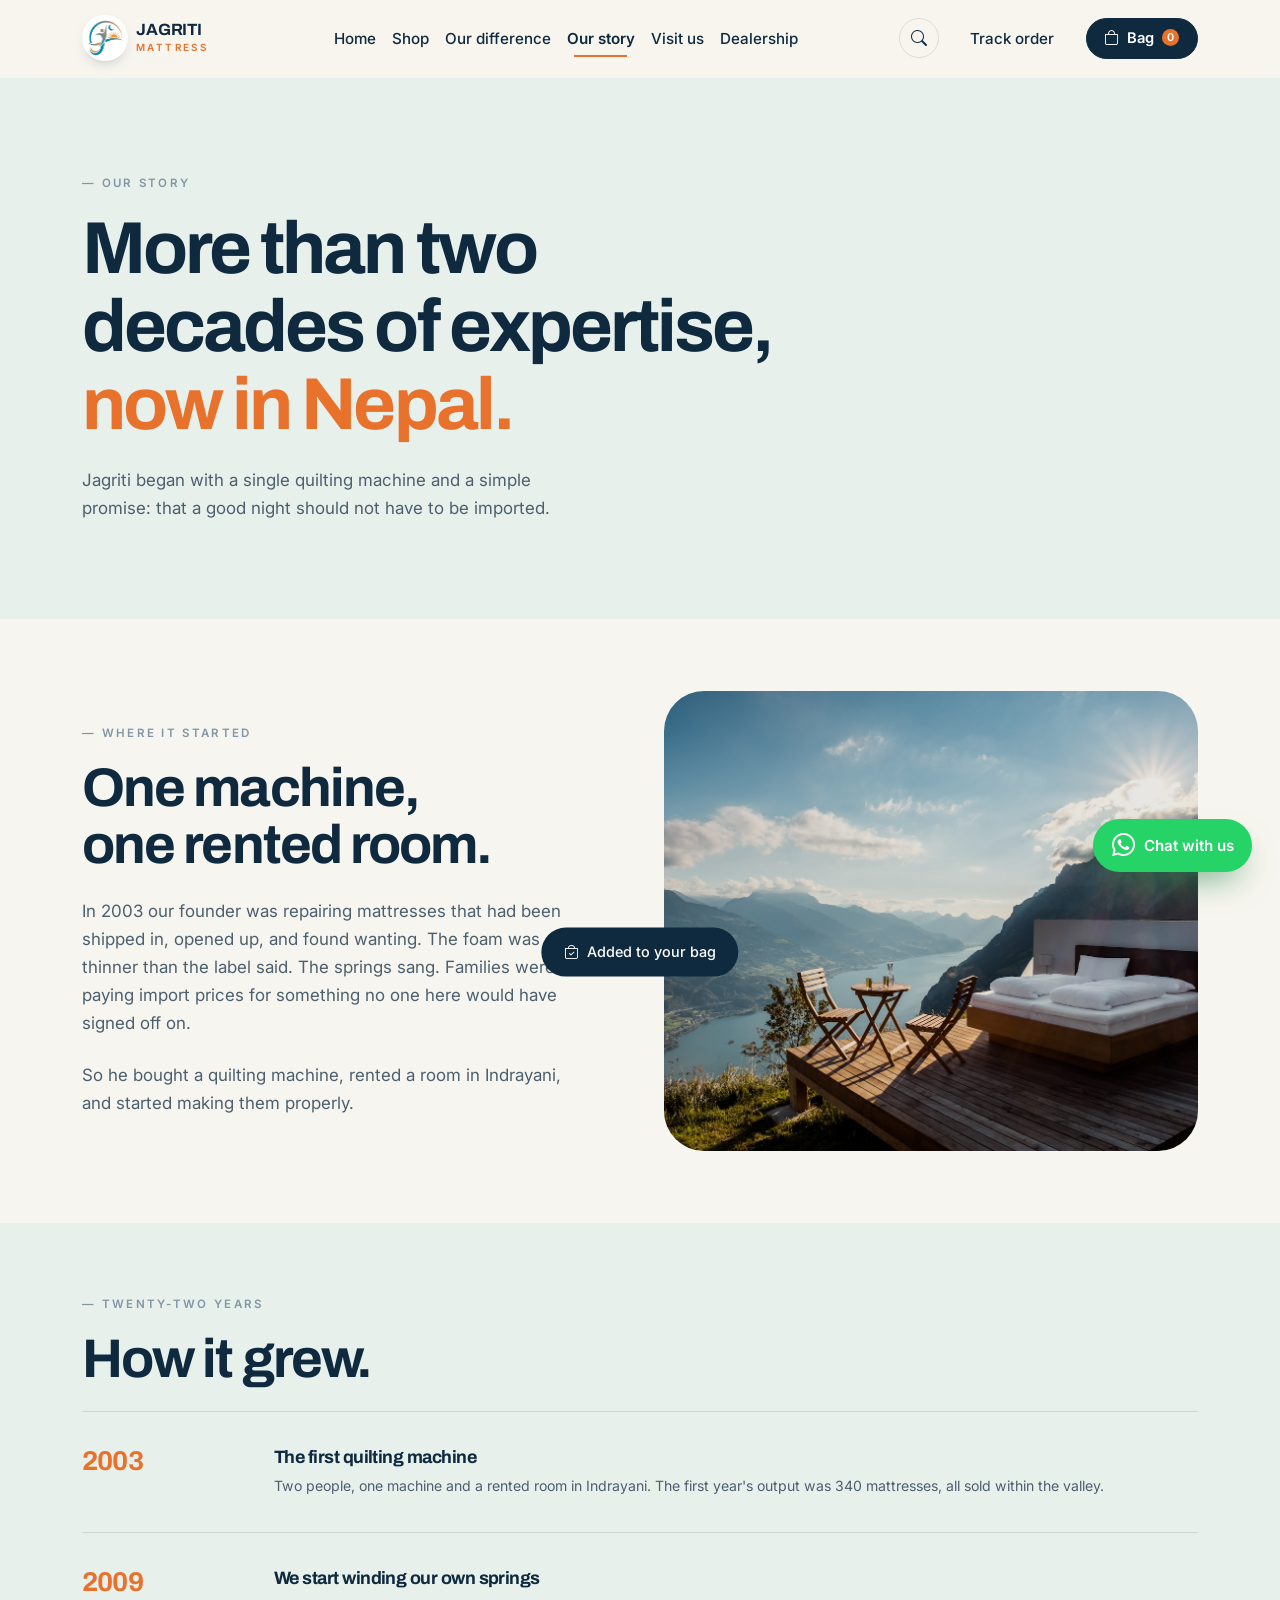
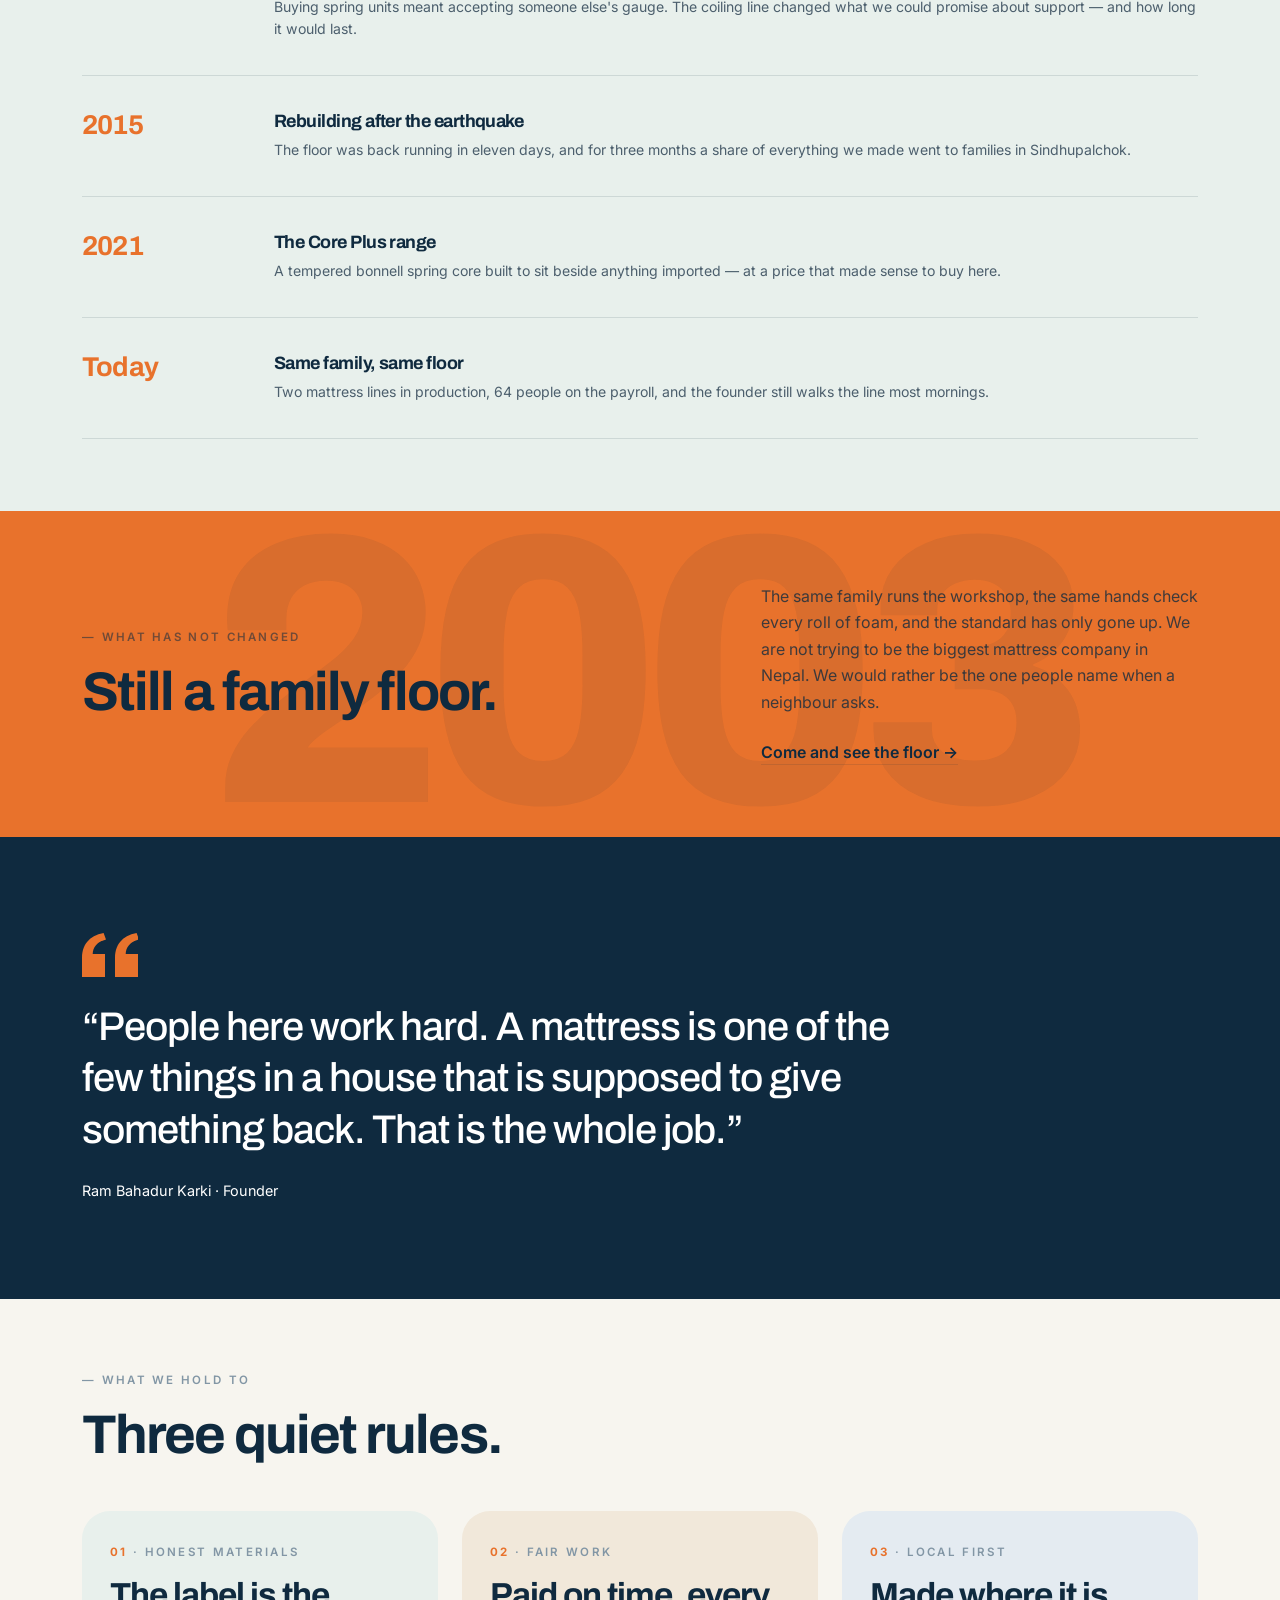
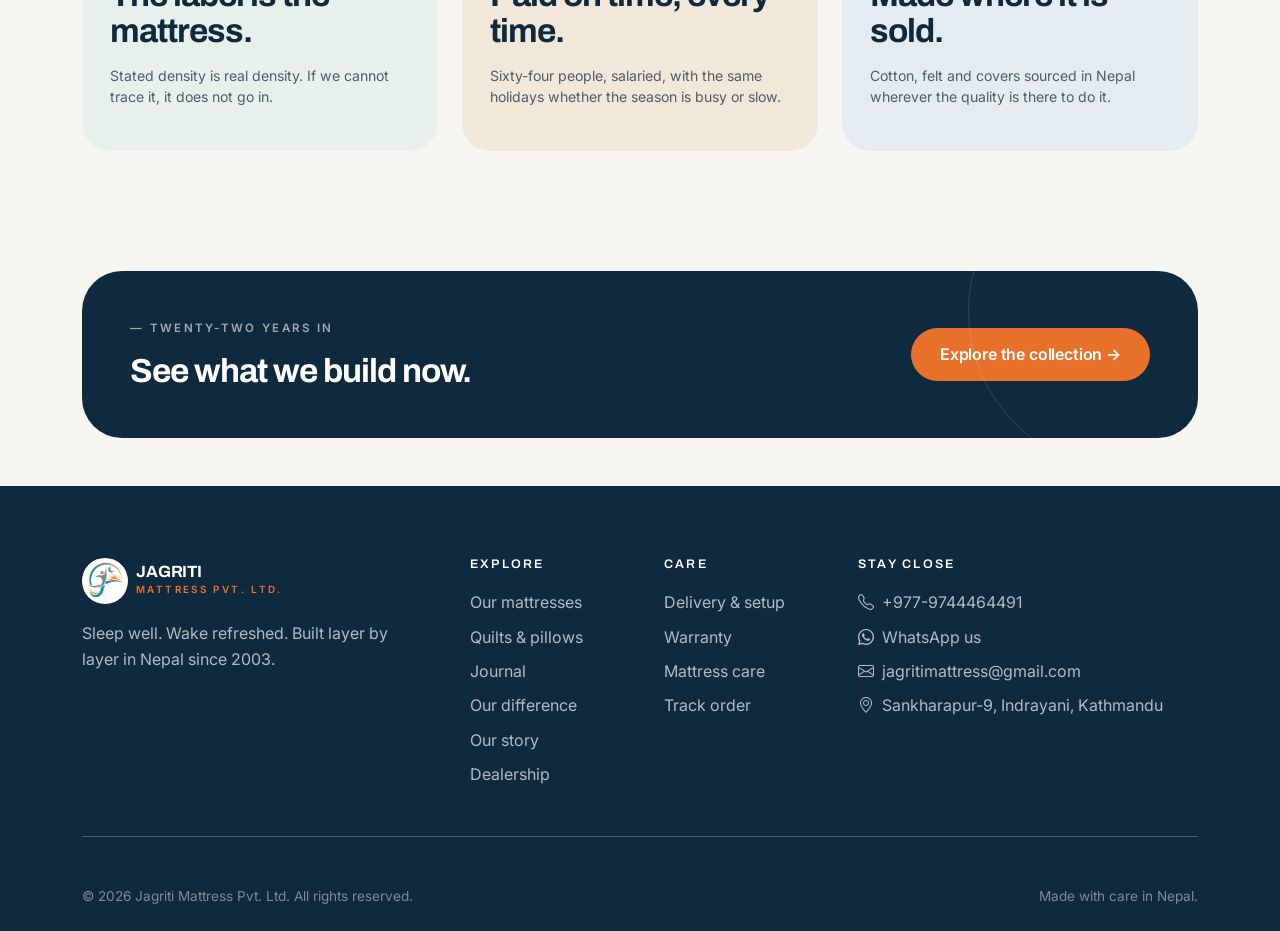
<file: our-story.html>
<!DOCTYPE html>
<html lang="en">
<head>
  <meta charset="utf-8">
  <meta name="viewport" content="width=device-width, initial-scale=1">
  <title>Our story — Jagriti Mattress Pvt. Ltd.</title>
  <meta name="description" content="From one quilting machine in a rented Indrayani room in 2003 to a family-run mattress floor with its own spring line.">

  <link rel="icon" href="assets/favicon.png" type="image/png">

  <!-- Google Fonts -->
  <link rel="preconnect" href="https://fonts.googleapis.com">
  <link rel="preconnect" href="https://fonts.gstatic.com" crossorigin>
  <link href="https://fonts.googleapis.com/css2?family=Archivo:wght@500;600;700;800&family=Inter:wght@400;500;600&display=swap" rel="stylesheet">

  <!-- Bootstrap 5 + Bootstrap Icons -->
  <link href="https://cdn.jsdelivr.net/npm/bootstrap@5.3.3/dist/css/bootstrap.min.css" rel="stylesheet">
  <link href="https://cdn.jsdelivr.net/npm/bootstrap-icons@1.11.3/font/bootstrap-icons.min.css" rel="stylesheet">

  <!-- Jagriti theme -->
  <link href="styles.css" rel="stylesheet">
</head>
<body class="bg-cream">

  <!-- ============================================================
       TOP NAV (shared markup across every page)
       ============================================================ -->
  <nav class="navbar navbar-expand-lg site-nav sticky-top" id="siteNav">
    <div class="container">

      <a class="navbar-brand d-flex align-items-center gap-2 me-lg-4" href="index.html">
        <span class="brand-mark">
          <img src="assets/logo-mark.png" alt="Jagriti Mattress logo">
        </span>
        <span>
          <span class="brand-word">JAGRITI</span>
          <span class="brand-sub">Mattress</span>
        </span>
      </a>

      <button class="navbar-toggler border-0 shadow-none" type="button" data-bs-toggle="collapse"
              data-bs-target="#mainNav" aria-controls="mainNav" aria-expanded="false" aria-label="Toggle navigation">
        <i class="bi bi-list fs-3 text-navy"></i>
      </button>

      <div class="collapse navbar-collapse" id="mainNav">
        <ul class="navbar-nav mx-lg-auto mb-2 mb-lg-0">
          <li class="nav-item"><a class="nav-link" href="index.html">Home</a></li>
          <li class="nav-item"><a class="nav-link" href="shop.html">Shop</a></li>
          <li class="nav-item"><a class="nav-link" href="our-difference.html">Our difference</a></li>
          <li class="nav-item"><a class="nav-link nav-active" href="our-story.html">Our story</a></li>
          <li class="nav-item"><a class="nav-link" href="visit-us.html">Visit us</a></li>
          <li class="nav-item"><a class="nav-link" href="dealership.html">Dealership</a></li>
        </ul>

        <div class="d-flex align-items-center gap-2 gap-lg-3">
          <a class="nav-icon-btn" href="shop.html" aria-label="Search the collection"><i class="bi bi-search"></i></a>
          <a class="nav-link d-none d-lg-inline text-nowrap" href="track-order.html">Track order</a>
          <button class="btn btn-dark rounded-pill bag-btn d-inline-flex align-items-center gap-2" type="button" data-bag-button>
            <i class="bi bi-bag"></i> Bag
            <span class="badge rounded-pill" data-bag-count>0</span>
          </button>
        </div>
      </div>

    </div>
  </nav>

  <main>

    <!-- ============================================================
         PAGE HERO
         ============================================================ -->
    <section class="bg-mint py-5">
      <div class="container py-lg-5">
        <div class="row">
          <div class="col-lg-8">
            <span class="eyebrow">&mdash; Our story</span>
            <h1 class="headline-xl mb-4">More than two<br>decades of expertise,<br><span class="text-accent">now in Nepal.</span></h1>
            <p class="lead-jag mb-0">Jagriti began with a single quilting machine and a simple promise: that a good night should not have to be imported.</p>
          </div>
        </div>
      </div>
    </section>

    <!-- Opening -->
    <section class="bg-cream py-5">
      <div class="container py-lg-4">
        <div class="row align-items-center g-4 g-lg-5">
          <div class="col-lg-6">
            <span class="eyebrow">&mdash; Where it started</span>
            <h2 class="headline-lg mb-4">One machine,<br>one rented room.</h2>
            <p class="lead-jag mb-4">
              In 2003 our founder was repairing mattresses that had been shipped in, opened up, and
              found wanting. The foam was thinner than the label said. The springs sang. Families were
              paying import prices for something no one here would have signed off on.
            </p>
            <p class="lead-jag mb-0">
              So he bought a quilting machine, rented a room in Indrayani, and started making them properly.
            </p>
          </div>
          <div class="col-lg-6">
            <div class="page-image">
              <img src="assets/story-mountain.jpg" alt="A bed set out on a terrace looking across a Himalayan valley at sunrise">
            </div>
          </div>
        </div>
      </div>
    </section>

    <!-- Timeline -->
    <section class="bg-mint py-5">
      <div class="container py-lg-4">
        <div class="row g-4 mb-4">
          <div class="col-lg-7">
            <span class="eyebrow">&mdash; Twenty-two years</span>
            <h2 class="headline-lg mb-0">How it grew.</h2>
          </div>
        </div>

        <div class="timeline-row">
          <p class="timeline-year mb-0">2003</p>
          <div>
            <h3 class="product-title mb-2">The first quilting machine</h3>
            <p class="product-desc mb-0">Two people, one machine and a rented room in Indrayani. The first year's output was 340 mattresses, all sold within the valley.</p>
          </div>
        </div>
        <div class="timeline-row">
          <p class="timeline-year mb-0">2009</p>
          <div>
            <h3 class="product-title mb-2">We start winding our own springs</h3>
            <p class="product-desc mb-0">Buying spring units meant accepting someone else's gauge. The coiling line changed what we could promise about support &mdash; and how long it would last.</p>
          </div>
        </div>
        <div class="timeline-row">
          <p class="timeline-year mb-0">2015</p>
          <div>
            <h3 class="product-title mb-2">Rebuilding after the earthquake</h3>
            <p class="product-desc mb-0">The floor was back running in eleven days, and for three months a share of everything we made went to families in Sindhupalchok.</p>
          </div>
        </div>
        <div class="timeline-row">
          <p class="timeline-year mb-0">2021</p>
          <div>
            <h3 class="product-title mb-2">The Core Plus range</h3>
            <p class="product-desc mb-0">A tempered bonnell spring core built to sit beside anything imported &mdash; at a price that made sense to buy here.</p>
          </div>
        </div>
        <div class="timeline-row">
          <p class="timeline-year mb-0">Today</p>
          <div>
            <h3 class="product-title mb-2">Same family, same floor</h3>
            <p class="product-desc mb-0">Two mattress lines in production, 64 people on the payroll, and the founder still walks the line most mornings.</p>
          </div>
        </div>
      </div>
    </section>

    <!-- Orange band -->
    <section class="story-band bg-accent py-5">
      <span class="story-watermark" aria-hidden="true">2003</span>
      <div class="container py-lg-4">
        <div class="row align-items-center g-4 g-lg-5">
          <div class="col-lg-6">
            <span class="eyebrow eyebrow-navy">&mdash; What has not changed</span>
            <h2 class="headline-lg mb-0">Still a family floor.</h2>
          </div>
          <div class="col-lg-5 offset-lg-1">
            <p class="mb-4">
              The same family runs the workshop, the same hands check every roll of foam, and the standard
              has only gone up. We are not trying to be the biggest mattress company in Nepal. We would
              rather be the one people name when a neighbour asks.
            </p>
            <a href="visit-us.html" class="link-arrow">Come and see the floor &rarr;</a>
          </div>
        </div>
      </div>
    </section>

    <!-- Quote -->
    <section class="bg-navy py-5">
      <div class="container py-lg-5">
        <div class="row">
          <div class="col-lg-9">
            <svg class="quote-mark mb-4" width="56" height="44" viewBox="0 0 56 44" fill="currentColor" xmlns="http://www.w3.org/2000/svg" aria-hidden="true">
              <path d="M0 44V24.6C0 11.7 7.6 2.5 21.6 0l2.4 6.4C15.5 8.7 11 13.6 10.7 21H23v23H0zm33 0V24.6C33 11.7 40.6 2.5 54.6 0L57 6.4C48.5 8.7 44 13.6 43.7 21H56v23H33z"/>
            </svg>
            <blockquote class="pull-quote mb-4">
              &ldquo;People here work hard. A mattress is one of the few things in a house that is
              supposed to give something back. That is the whole job.&rdquo;
            </blockquote>
            <p class="stat-label mb-0">Ram Bahadur Karki &middot; Founder</p>
          </div>
        </div>
      </div>
    </section>

    <!-- Values -->
    <section class="bg-cream py-5">
      <div class="container py-lg-4">
        <div class="row align-items-end g-4 mb-5">
          <div class="col-lg-7">
            <span class="eyebrow">&mdash; What we hold to</span>
            <h2 class="headline-lg mb-0">Three quiet rules.</h2>
          </div>
        </div>
        <div class="row row-cols-1 row-cols-md-3 g-4">
          <div class="col">
            <article class="card journal-card tint-mint">
              <span class="eyebrow mb-3"><span class="journal-num">01</span> &middot; Honest materials</span>
              <h3 class="headline-md mb-3">The label is the mattress.</h3>
              <p class="product-desc mb-0">Stated density is real density. If we cannot trace it, it does not go in.</p>
            </article>
          </div>
          <div class="col">
            <article class="card journal-card tint-tan">
              <span class="eyebrow mb-3"><span class="journal-num">02</span> &middot; Fair work</span>
              <h3 class="headline-md mb-3">Paid on time, every time.</h3>
              <p class="product-desc mb-0">Sixty-four people, salaried, with the same holidays whether the season is busy or slow.</p>
            </article>
          </div>
          <div class="col">
            <article class="card journal-card tint-blue">
              <span class="eyebrow mb-3"><span class="journal-num">03</span> &middot; Local first</span>
              <h3 class="headline-md mb-3">Made where it is sold.</h3>
              <p class="product-desc mb-0">Cotton, felt and covers sourced in Nepal wherever the quality is there to do it.</p>
            </article>
          </div>
        </div>
      </div>
    </section>

    <!-- ============================================================
         CLOSING CTA
         ============================================================ -->
    <section class="bg-cream py-5">
      <div class="container">
        <div class="cta-panel p-5 d-flex flex-column flex-lg-row justify-content-between align-items-lg-center gap-4">
          <div>
            <span class="eyebrow eyebrow-light">&mdash; Twenty-two years in</span>
            <h2 class="headline-md text-white mb-0">See what we build now.</h2>
          </div>
          <a href="shop.html" class="btn btn-accent rounded-pill btn-lg-pill align-self-start align-self-lg-center text-nowrap">Explore the collection &rarr;</a>
        </div>
      </div>
    </section>

  </main>

  <!-- ============================================================
       FOOTER (shared markup across every page)
       ============================================================ -->
  <footer class="site-footer pt-5">
    <div class="container pt-lg-4">
      <div class="row g-4 g-lg-5">

        <div class="col-lg-4">
          <a class="d-inline-flex align-items-center gap-2 mb-3" href="index.html">
            <span class="brand-mark">
              <img src="assets/logo-mark.png" alt="Jagriti Mattress logo">
            </span>
            <span>
              <span class="brand-word">JAGRITI</span>
              <span class="brand-sub">Mattress Pvt. Ltd.</span>
            </span>
          </a>
          <p class="mb-0" style="max-width: 32ch;">Sleep well. Wake refreshed. Built layer by layer in Nepal since 2003.</p>
        </div>

        <div class="col-6 col-lg-2">
          <h5>Explore</h5>
          <ul class="list-unstyled d-grid gap-2 mb-0">
            <li><a href="shop.html">Our mattresses</a></li>
            <li><a href="shop.html?category=bedding">Quilts &amp; pillows</a></li>
            <li><a href="journal.html">Journal</a></li>
            <li><a href="our-difference.html">Our difference</a></li>
            <li><a href="our-story.html">Our story</a></li>
            <li><a href="dealership.html">Dealership</a></li>
          </ul>
        </div>

        <div class="col-6 col-lg-2">
          <h5>Care</h5>
          <ul class="list-unstyled d-grid gap-2 mb-0">
            <li><a href="delivery.html">Delivery &amp; setup</a></li>
            <li><a href="warranty.html">Warranty</a></li>
            <li><a href="mattress-care.html">Mattress care</a></li>
            <li><a href="track-order.html">Track order</a></li>
          </ul>
        </div>

        <div class="col-lg-4">
          <h5>Stay close</h5>
          <ul class="list-unstyled d-grid gap-2 mb-0">
            <li><a href="tel:+9779744464491"><i class="bi bi-telephone me-2"></i>+977-9744464491</a></li>
            <li><a href="https://wa.me/9779744464491?text=Hello%20Jagriti%20Mattress%21" target="_blank" rel="noopener"><i class="bi bi-whatsapp me-2"></i>WhatsApp us</a></li>
            <li><a href="mailto:jagritimattress@gmail.com"><i class="bi bi-envelope me-2"></i>jagritimattress@gmail.com</a></li>
            <li><a href="visit-us.html"><i class="bi bi-geo-alt me-2"></i>Sankharapur-9, Indrayani, Kathmandu</a></li>
          </ul>
        </div>

      </div>

      <hr class="border-light my-5">

      <div class="d-flex flex-column flex-md-row justify-content-between gap-2 pb-4">
        <p class="footer-note mb-0">&copy; <span data-year>2026</span> Jagriti Mattress Pvt. Ltd. All rights reserved.</p>
        <p class="footer-note mb-0">Made with care in Nepal.</p>
      </div>
    </div>
  </footer>

  <!-- Floating WhatsApp chat -->
  <a class="whatsapp-fab" href="https://wa.me/9779744464491?text=Hello%20Jagriti%20Mattress%21%20I%20have%20a%20question%20about%20your%20mattresses."
     target="_blank" rel="noopener" aria-label="Chat with us on WhatsApp">
    <i class="bi bi-whatsapp" aria-hidden="true"></i>
    <span class="whatsapp-fab-label">Chat with us</span>
  </a>

  <div class="bag-toast" data-bag-toast role="status" aria-live="polite">
    <i class="bi bi-bag-check"></i> <span data-bag-toast-text>Added to your bag</span>
  </div>

  <script src="https://cdn.jsdelivr.net/npm/bootstrap@5.3.3/dist/js/bootstrap.bundle.min.js"></script>
  <script src="main.js"></script>
</body>
</html>
</file>
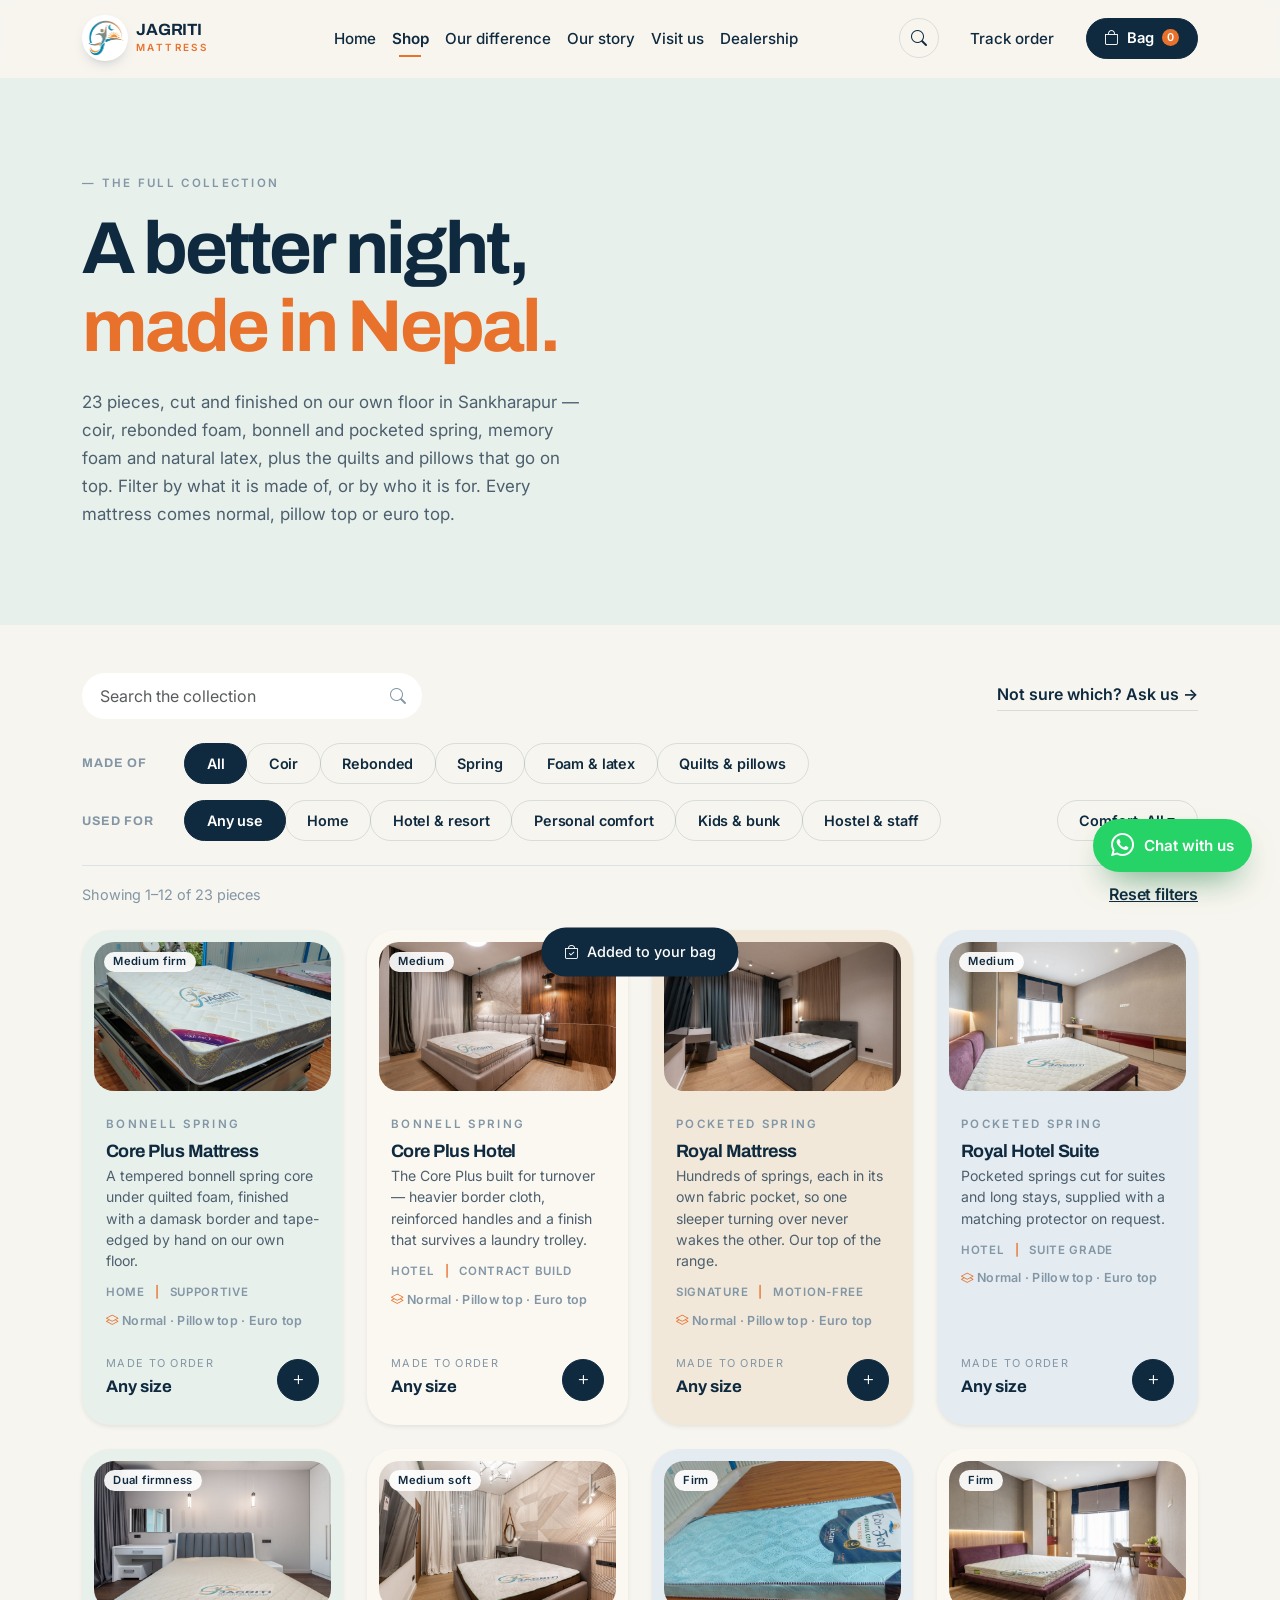
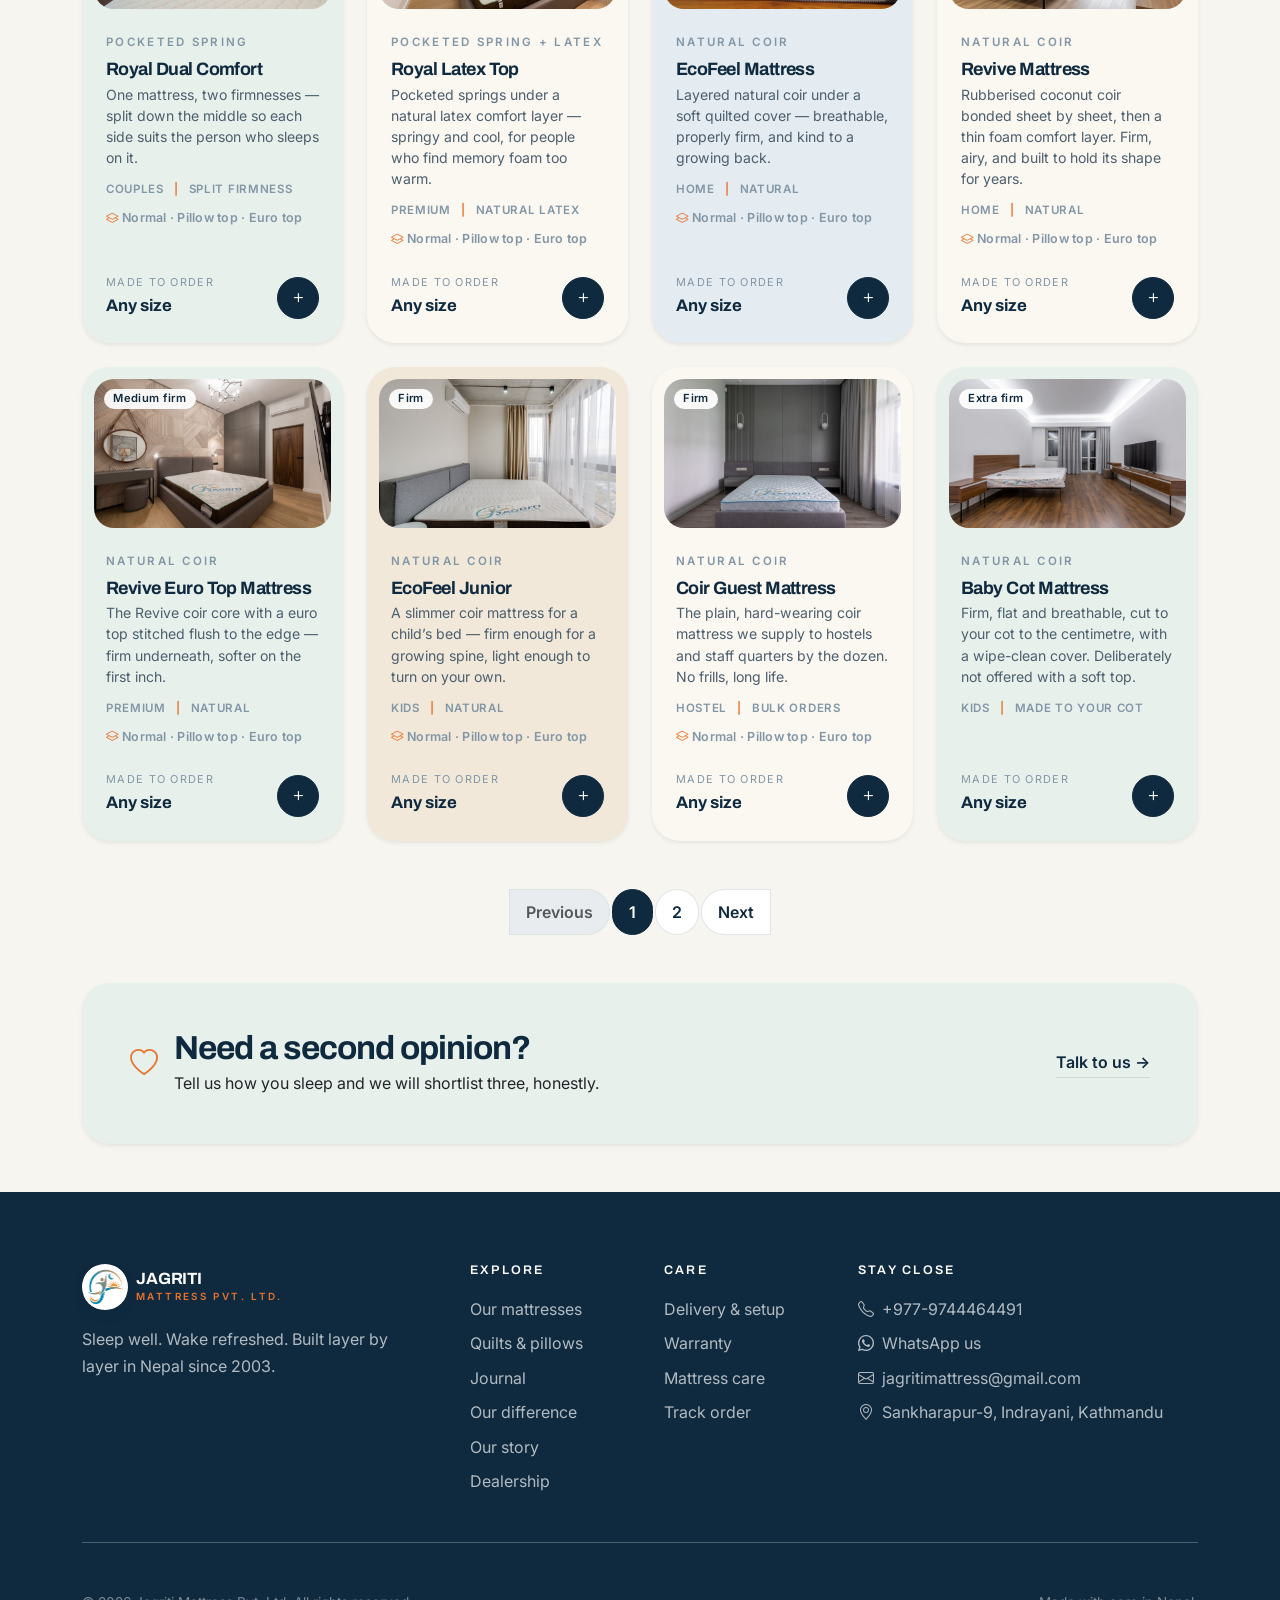
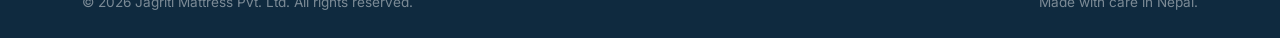
<file: shop.html>
<!DOCTYPE html>
<html lang="en">
<head>
  <meta charset="utf-8">
  <meta name="viewport" content="width=device-width, initial-scale=1">
  <title>Shop mattresses — Jagriti Mattress Pvt. Ltd.</title>
  <meta name="description" content="Browse the full Jagriti range — 23 pieces across coir, rebonded, spring, foam and latex, for home, hotel, kids, hostel and personal comfort. Every mattress in normal, pillow top or euro top.">

  <link rel="icon" href="assets/favicon.png" type="image/png">

  <!-- Google Fonts -->
  <link rel="preconnect" href="https://fonts.googleapis.com">
  <link rel="preconnect" href="https://fonts.gstatic.com" crossorigin>
  <link href="https://fonts.googleapis.com/css2?family=Archivo:wght@500;600;700;800&family=Inter:wght@400;500;600&display=swap" rel="stylesheet">

  <!-- Bootstrap 5 + Bootstrap Icons -->
  <link href="https://cdn.jsdelivr.net/npm/bootstrap@5.3.3/dist/css/bootstrap.min.css" rel="stylesheet">
  <link href="https://cdn.jsdelivr.net/npm/bootstrap-icons@1.11.3/font/bootstrap-icons.min.css" rel="stylesheet">

  <!-- Jagriti theme -->
  <link href="styles.css" rel="stylesheet">
</head>
<body class="bg-cream">

  <!-- ============================================================
       TOP NAV (shared markup with index.html)
       ============================================================ -->
  <nav class="navbar navbar-expand-lg site-nav sticky-top" id="siteNav">
    <div class="container">

      <a class="navbar-brand d-flex align-items-center gap-2 me-lg-4" href="index.html">
        <span class="brand-mark">
          <img src="assets/logo-mark.png" alt="Jagriti Mattress logo">
        </span>
        <span>
          <span class="brand-word">JAGRITI</span>
          <span class="brand-sub">Mattress</span>
        </span>
      </a>

      <button class="navbar-toggler border-0 shadow-none" type="button" data-bs-toggle="collapse"
              data-bs-target="#mainNav" aria-controls="mainNav" aria-expanded="false" aria-label="Toggle navigation">
        <i class="bi bi-list fs-3 text-navy"></i>
      </button>

      <div class="collapse navbar-collapse" id="mainNav">
        <ul class="navbar-nav mx-lg-auto mb-2 mb-lg-0">
          <li class="nav-item"><a class="nav-link" href="index.html">Home</a></li>
          <li class="nav-item"><a class="nav-link nav-active" href="shop.html">Shop</a></li>
          <li class="nav-item"><a class="nav-link" href="our-difference.html">Our difference</a></li>
          <li class="nav-item"><a class="nav-link" href="our-story.html">Our story</a></li>
          <li class="nav-item"><a class="nav-link" href="visit-us.html">Visit us</a></li>
          <li class="nav-item"><a class="nav-link" href="dealership.html">Dealership</a></li>
        </ul>

        <div class="d-flex align-items-center gap-2 gap-lg-3">
          <button class="nav-icon-btn" type="button" data-focus-search aria-label="Search the collection"><i class="bi bi-search"></i></button>
          <a class="nav-link d-none d-lg-inline text-nowrap" href="track-order.html">Track order</a>
          <button class="btn btn-dark rounded-pill bag-btn d-inline-flex align-items-center gap-2" type="button" data-bag-button>
            <i class="bi bi-bag"></i> Bag
            <span class="badge rounded-pill" data-bag-count>0</span>
          </button>
        </div>
      </div>

    </div>
  </nav>

  <main>

    <!-- ============================================================
         SHOP HERO
         ============================================================ -->
    <section class="bg-mint py-5">
      <div class="container py-lg-5">
        <div class="row">
          <div class="col-lg-8">
            <span class="eyebrow">&mdash; The full collection</span>
            <h1 class="headline-xl mb-4">
              A better night,<br>
              <span class="text-accent">made in Nepal.</span>
            </h1>
            <p class="lead-jag mb-0">
              23 pieces, cut and finished on our own floor in Sankharapur &mdash; coir,
              rebonded foam, bonnell and pocketed spring, memory foam and natural latex,
              plus the quilts and pillows that go on top. Filter by what it is made of, or
              by who it is for. Every mattress comes normal, pillow top or euro top.
            </p>
          </div>
        </div>
      </div>
    </section>

    <!-- ============================================================
         SEARCH BAR
         ============================================================ -->
    <section class="bg-cream pt-5">
      <div class="container">

        <div class="d-flex flex-column flex-sm-row align-items-sm-center justify-content-between gap-3 mb-4">
          <div class="input-group rounded-pill overflow-hidden" style="max-width: 340px;">
            <input type="search" class="form-control search-input border-0" placeholder="Search the collection"
                   aria-label="Search the collection" data-search-input>
            <span class="input-group-text search-icon border-0"><i class="bi bi-search"></i></span>
          </div>
          <a href="visit-us.html" class="link-arrow text-nowrap">Not sure which? Ask us &rarr;</a>
        </div>

        <div class="filter-row mb-3">
          <span class="filter-label">Made of</span>
          <div class="btn-group flex-wrap" role="group" aria-label="Filter by build">
            <button type="button" class="btn btn-dark rounded-pill filter-pill" data-filter="all">All</button>
            <button type="button" class="btn btn-outline-dark rounded-pill filter-pill" data-filter="coir">Coir</button>
            <button type="button" class="btn btn-outline-dark rounded-pill filter-pill" data-filter="rebonded">Rebonded</button>
            <button type="button" class="btn btn-outline-dark rounded-pill filter-pill" data-filter="spring">Spring</button>
            <button type="button" class="btn btn-outline-dark rounded-pill filter-pill" data-filter="foam">Foam &amp; latex</button>
            <button type="button" class="btn btn-outline-dark rounded-pill filter-pill" data-filter="bedding">Quilts &amp; pillows</button>
          </div>
        </div>

        <div class="filter-row mb-4">
          <span class="filter-label">Used for</span>
          <div class="btn-group flex-wrap" role="group" aria-label="Filter by use">
            <button type="button" class="btn btn-dark rounded-pill filter-pill" data-filter-use="all">Any use</button>
            <button type="button" class="btn btn-outline-dark rounded-pill filter-pill" data-filter-use="home">Home</button>
            <button type="button" class="btn btn-outline-dark rounded-pill filter-pill" data-filter-use="hotel">Hotel &amp; resort</button>
            <button type="button" class="btn btn-outline-dark rounded-pill filter-pill" data-filter-use="personal">Personal comfort</button>
            <button type="button" class="btn btn-outline-dark rounded-pill filter-pill" data-filter-use="kids">Kids &amp; bunk</button>
            <button type="button" class="btn btn-outline-dark rounded-pill filter-pill" data-filter-use="hostel">Hostel &amp; staff</button>
          </div>
          <div class="dropdown ms-lg-auto">
            <button class="btn btn-outline-dark rounded-pill filter-pill dropdown-toggle" type="button"
                    data-bs-toggle="dropdown" aria-expanded="false" data-comfort-label>Comfort: All</button>
            <ul class="dropdown-menu dropdown-menu-end p-2">
              <li><button class="dropdown-item active" type="button" data-comfort="all">All</button></li>
              <li><button class="dropdown-item" type="button" data-comfort="soft">Soft</button></li>
              <li><button class="dropdown-item" type="button" data-comfort="medium">Medium</button></li>
              <li><button class="dropdown-item" type="button" data-comfort="firm">Firm</button></li>
              <li><button class="dropdown-item" type="button" data-comfort="extra-firm">Extra firm</button></li>
            </ul>
          </div>
        </div>

        <div class="d-flex justify-content-between align-items-center border-top pt-3 mb-4">
          <p class="result-count mb-0" data-result-count>Showing 23 of 23 pieces</p>
          <button class="btn btn-link p-0 link-arrow border-0" type="button" data-reset-filters>Reset filters</button>
        </div>

      </div>
    </section>

    <!-- ============================================================
         PRODUCT GRID — edit copy directly in the markup below
         ============================================================ -->
    <section class="bg-cream pb-5">
      <div class="container">

        <div class="row row-cols-1 row-cols-sm-2 row-cols-lg-4 g-4" data-product-grid>
          <div class="col" data-product data-category="spring" data-use="home hostel" data-comfort="firm" data-name="Core Plus Mattress">
            <article class="card product-card tint-mint h-100 border-0 shadow-sm">
              <div class="product-media">
                <img src="assets/core-plus-1.jpeg" alt="Core Plus Mattress by Jagriti Mattress, with the Jagriti logo on the panel" loading="lazy">
                <span class="badge rounded-pill pill-comfort">Medium firm</span>
              </div>
              <div class="card-body p-4 d-flex flex-column">
                <span class="eyebrow mb-2">Bonnell spring</span>
                <h3 class="product-title">Core Plus Mattress</h3>
                <p class="product-desc">A tempered bonnell spring core under quilted foam, finished with a damask border and tape-edged by hand on our own floor.</p>
                <p class="tag-row mb-0">Home <span class="sep">|</span> Supportive</p>
                <p class="top-row mb-0"><i class="bi bi-layers me-1" aria-hidden="true"></i>Normal &middot; Pillow top &middot; Euro top</p>
                <div class="d-flex justify-content-between align-items-end mt-auto pt-4">
                  <span>
                    <span class="price-label">Made to order</span>
                    <span class="price">Any size</span>
                  </span>
                  <button class="btn btn-dark rounded-circle add-btn" data-order-button data-product-name="Core Plus Mattress" data-variants="Normal|Pillow top|Euro top" aria-label="Order Core Plus Mattress">
                    <i class="bi bi-plus"></i>
                  </button>
                </div>
              </div>
            </article>
          </div>

          <div class="col" data-product data-category="spring" data-use="hotel" data-comfort="medium" data-name="Core Plus Hotel">
            <article class="card product-card tint-cream h-100 border-0 shadow-sm">
              <div class="product-media">
                <img src="assets/products/core-plus-hotel.jpg" alt="Core Plus Hotel by Jagriti Mattress, with the Jagriti logo on the panel" loading="lazy">
                <span class="badge rounded-pill pill-comfort">Medium</span>
              </div>
              <div class="card-body p-4 d-flex flex-column">
                <span class="eyebrow mb-2">Bonnell spring</span>
                <h3 class="product-title">Core Plus Hotel</h3>
                <p class="product-desc">The Core Plus built for turnover &mdash; heavier border cloth, reinforced handles and a finish that survives a laundry trolley.</p>
                <p class="tag-row mb-0">Hotel <span class="sep">|</span> Contract build</p>
                <p class="top-row mb-0"><i class="bi bi-layers me-1" aria-hidden="true"></i>Normal &middot; Pillow top &middot; Euro top</p>
                <div class="d-flex justify-content-between align-items-end mt-auto pt-4">
                  <span>
                    <span class="price-label">Made to order</span>
                    <span class="price">Any size</span>
                  </span>
                  <button class="btn btn-dark rounded-circle add-btn" data-order-button data-product-name="Core Plus Hotel" data-variants="Normal|Pillow top|Euro top" aria-label="Order Core Plus Hotel">
                    <i class="bi bi-plus"></i>
                  </button>
                </div>
              </div>
            </article>
          </div>

          <div class="col" data-product data-category="spring" data-use="home personal" data-comfort="medium" data-name="Royal Mattress">
            <article class="card product-card tint-tan h-100 border-0 shadow-sm">
              <div class="product-media">
                <img src="assets/products/royal.jpg" alt="Royal Mattress by Jagriti Mattress, with the Jagriti logo on the panel" loading="lazy">
                <span class="badge rounded-pill pill-comfort">Medium</span>
              </div>
              <div class="card-body p-4 d-flex flex-column">
                <span class="eyebrow mb-2">Pocketed spring</span>
                <h3 class="product-title">Royal Mattress</h3>
                <p class="product-desc">Hundreds of springs, each in its own fabric pocket, so one sleeper turning over never wakes the other. Our top of the range.</p>
                <p class="tag-row mb-0">Signature <span class="sep">|</span> Motion-free</p>
                <p class="top-row mb-0"><i class="bi bi-layers me-1" aria-hidden="true"></i>Normal &middot; Pillow top &middot; Euro top</p>
                <div class="d-flex justify-content-between align-items-end mt-auto pt-4">
                  <span>
                    <span class="price-label">Made to order</span>
                    <span class="price">Any size</span>
                  </span>
                  <button class="btn btn-dark rounded-circle add-btn" data-order-button data-product-name="Royal Mattress" data-variants="Normal|Pillow top|Euro top" aria-label="Order Royal Mattress">
                    <i class="bi bi-plus"></i>
                  </button>
                </div>
              </div>
            </article>
          </div>

          <div class="col" data-product data-category="spring" data-use="hotel" data-comfort="medium" data-name="Royal Hotel Suite">
            <article class="card product-card tint-blue h-100 border-0 shadow-sm">
              <div class="product-media">
                <img src="assets/products/royal-hotel.jpg" alt="Royal Hotel Suite by Jagriti Mattress, with the Jagriti logo on the panel" loading="lazy">
                <span class="badge rounded-pill pill-comfort">Medium</span>
              </div>
              <div class="card-body p-4 d-flex flex-column">
                <span class="eyebrow mb-2">Pocketed spring</span>
                <h3 class="product-title">Royal Hotel Suite</h3>
                <p class="product-desc">Pocketed springs cut for suites and long stays, supplied with a matching protector on request.</p>
                <p class="tag-row mb-0">Hotel <span class="sep">|</span> Suite grade</p>
                <p class="top-row mb-0"><i class="bi bi-layers me-1" aria-hidden="true"></i>Normal &middot; Pillow top &middot; Euro top</p>
                <div class="d-flex justify-content-between align-items-end mt-auto pt-4">
                  <span>
                    <span class="price-label">Made to order</span>
                    <span class="price">Any size</span>
                  </span>
                  <button class="btn btn-dark rounded-circle add-btn" data-order-button data-product-name="Royal Hotel Suite" data-variants="Normal|Pillow top|Euro top" aria-label="Order Royal Hotel Suite">
                    <i class="bi bi-plus"></i>
                  </button>
                </div>
              </div>
            </article>
          </div>

          <div class="col" data-product data-category="spring" data-use="home personal" data-comfort="medium" data-name="Royal Dual Comfort">
            <article class="card product-card tint-mint h-100 border-0 shadow-sm">
              <div class="product-media">
                <img src="assets/products/royal-dual.jpg" alt="Royal Dual Comfort by Jagriti Mattress, with the Jagriti logo on the panel" loading="lazy">
                <span class="badge rounded-pill pill-comfort">Dual firmness</span>
              </div>
              <div class="card-body p-4 d-flex flex-column">
                <span class="eyebrow mb-2">Pocketed spring</span>
                <h3 class="product-title">Royal Dual Comfort</h3>
                <p class="product-desc">One mattress, two firmnesses &mdash; split down the middle so each side suits the person who sleeps on it.</p>
                <p class="tag-row mb-0">Couples <span class="sep">|</span> Split firmness</p>
                <p class="top-row mb-0"><i class="bi bi-layers me-1" aria-hidden="true"></i>Normal &middot; Pillow top &middot; Euro top</p>
                <div class="d-flex justify-content-between align-items-end mt-auto pt-4">
                  <span>
                    <span class="price-label">Made to order</span>
                    <span class="price">Any size</span>
                  </span>
                  <button class="btn btn-dark rounded-circle add-btn" data-order-button data-product-name="Royal Dual Comfort" data-variants="Normal|Pillow top|Euro top" aria-label="Order Royal Dual Comfort">
                    <i class="bi bi-plus"></i>
                  </button>
                </div>
              </div>
            </article>
          </div>

          <div class="col" data-product data-category="spring" data-use="home personal" data-comfort="medium" data-name="Royal Latex Top">
            <article class="card product-card tint-cream h-100 border-0 shadow-sm">
              <div class="product-media">
                <img src="assets/products/royal-latex-top.jpg" alt="Royal Latex Top by Jagriti Mattress, with the Jagriti logo on the panel" loading="lazy">
                <span class="badge rounded-pill pill-comfort">Medium soft</span>
              </div>
              <div class="card-body p-4 d-flex flex-column">
                <span class="eyebrow mb-2">Pocketed spring + latex</span>
                <h3 class="product-title">Royal Latex Top</h3>
                <p class="product-desc">Pocketed springs under a natural latex comfort layer &mdash; springy and cool, for people who find memory foam too warm.</p>
                <p class="tag-row mb-0">Premium <span class="sep">|</span> Natural latex</p>
                <p class="top-row mb-0"><i class="bi bi-layers me-1" aria-hidden="true"></i>Normal &middot; Pillow top &middot; Euro top</p>
                <div class="d-flex justify-content-between align-items-end mt-auto pt-4">
                  <span>
                    <span class="price-label">Made to order</span>
                    <span class="price">Any size</span>
                  </span>
                  <button class="btn btn-dark rounded-circle add-btn" data-order-button data-product-name="Royal Latex Top" data-variants="Normal|Pillow top|Euro top" aria-label="Order Royal Latex Top">
                    <i class="bi bi-plus"></i>
                  </button>
                </div>
              </div>
            </article>
          </div>

          <div class="col" data-product data-category="coir" data-use="home kids" data-comfort="firm" data-name="EcoFeel Mattress">
            <article class="card product-card tint-blue h-100 border-0 shadow-sm">
              <div class="product-media">
                <img src="assets/ecofeel.jpeg" alt="EcoFeel Mattress by Jagriti Mattress, with the Jagriti logo on the panel" loading="lazy">
                <span class="badge rounded-pill pill-comfort">Firm</span>
              </div>
              <div class="card-body p-4 d-flex flex-column">
                <span class="eyebrow mb-2">Natural coir</span>
                <h3 class="product-title">EcoFeel Mattress</h3>
                <p class="product-desc">Layered natural coir under a soft quilted cover &mdash; breathable, properly firm, and kind to a growing back.</p>
                <p class="tag-row mb-0">Home <span class="sep">|</span> Natural</p>
                <p class="top-row mb-0"><i class="bi bi-layers me-1" aria-hidden="true"></i>Normal &middot; Pillow top &middot; Euro top</p>
                <div class="d-flex justify-content-between align-items-end mt-auto pt-4">
                  <span>
                    <span class="price-label">Made to order</span>
                    <span class="price">Any size</span>
                  </span>
                  <button class="btn btn-dark rounded-circle add-btn" data-order-button data-product-name="EcoFeel Mattress" data-variants="Normal|Pillow top|Euro top" aria-label="Order EcoFeel Mattress">
                    <i class="bi bi-plus"></i>
                  </button>
                </div>
              </div>
            </article>
          </div>

          <div class="col" data-product data-category="coir" data-use="home" data-comfort="firm" data-name="Revive Mattress">
            <article class="card product-card tint-cream h-100 border-0 shadow-sm">
              <div class="product-media">
                <img src="assets/products/revive.jpg" alt="Revive Mattress by Jagriti Mattress, with the Jagriti logo on the panel" loading="lazy">
                <span class="badge rounded-pill pill-comfort">Firm</span>
              </div>
              <div class="card-body p-4 d-flex flex-column">
                <span class="eyebrow mb-2">Natural coir</span>
                <h3 class="product-title">Revive Mattress</h3>
                <p class="product-desc">Rubberised coconut coir bonded sheet by sheet, then a thin foam comfort layer. Firm, airy, and built to hold its shape for years.</p>
                <p class="tag-row mb-0">Home <span class="sep">|</span> Natural</p>
                <p class="top-row mb-0"><i class="bi bi-layers me-1" aria-hidden="true"></i>Normal &middot; Pillow top &middot; Euro top</p>
                <div class="d-flex justify-content-between align-items-end mt-auto pt-4">
                  <span>
                    <span class="price-label">Made to order</span>
                    <span class="price">Any size</span>
                  </span>
                  <button class="btn btn-dark rounded-circle add-btn" data-order-button data-product-name="Revive Mattress" data-variants="Normal|Pillow top|Euro top" aria-label="Order Revive Mattress">
                    <i class="bi bi-plus"></i>
                  </button>
                </div>
              </div>
            </article>
          </div>

          <div class="col" data-product data-category="coir" data-use="home personal" data-comfort="medium" data-name="Revive Euro Top Mattress">
            <article class="card product-card tint-mint h-100 border-0 shadow-sm">
              <div class="product-media">
                <img src="assets/products/revive-euro-top.jpg" alt="Revive Euro Top Mattress by Jagriti Mattress, with the Jagriti logo on the panel" loading="lazy">
                <span class="badge rounded-pill pill-comfort">Medium firm</span>
              </div>
              <div class="card-body p-4 d-flex flex-column">
                <span class="eyebrow mb-2">Natural coir</span>
                <h3 class="product-title">Revive Euro Top Mattress</h3>
                <p class="product-desc">The Revive coir core with a euro top stitched flush to the edge &mdash; firm underneath, softer on the first inch.</p>
                <p class="tag-row mb-0">Premium <span class="sep">|</span> Natural</p>
                <p class="top-row mb-0"><i class="bi bi-layers me-1" aria-hidden="true"></i>Normal &middot; Pillow top &middot; Euro top</p>
                <div class="d-flex justify-content-between align-items-end mt-auto pt-4">
                  <span>
                    <span class="price-label">Made to order</span>
                    <span class="price">Any size</span>
                  </span>
                  <button class="btn btn-dark rounded-circle add-btn" data-order-button data-product-name="Revive Euro Top Mattress" data-variants="Normal|Pillow top|Euro top" aria-label="Order Revive Euro Top Mattress">
                    <i class="bi bi-plus"></i>
                  </button>
                </div>
              </div>
            </article>
          </div>

          <div class="col" data-product data-category="coir" data-use="kids home" data-comfort="firm" data-name="EcoFeel Junior">
            <article class="card product-card tint-tan h-100 border-0 shadow-sm">
              <div class="product-media">
                <img src="assets/products/ecofeel-junior.jpg" alt="EcoFeel Junior by Jagriti Mattress, with the Jagriti logo on the panel" loading="lazy">
                <span class="badge rounded-pill pill-comfort">Firm</span>
              </div>
              <div class="card-body p-4 d-flex flex-column">
                <span class="eyebrow mb-2">Natural coir</span>
                <h3 class="product-title">EcoFeel Junior</h3>
                <p class="product-desc">A slimmer coir mattress for a child&rsquo;s bed &mdash; firm enough for a growing spine, light enough to turn on your own.</p>
                <p class="tag-row mb-0">Kids <span class="sep">|</span> Natural</p>
                <p class="top-row mb-0"><i class="bi bi-layers me-1" aria-hidden="true"></i>Normal &middot; Pillow top &middot; Euro top</p>
                <div class="d-flex justify-content-between align-items-end mt-auto pt-4">
                  <span>
                    <span class="price-label">Made to order</span>
                    <span class="price">Any size</span>
                  </span>
                  <button class="btn btn-dark rounded-circle add-btn" data-order-button data-product-name="EcoFeel Junior" data-variants="Normal|Pillow top|Euro top" aria-label="Order EcoFeel Junior">
                    <i class="bi bi-plus"></i>
                  </button>
                </div>
              </div>
            </article>
          </div>

          <div class="col" data-product data-category="coir" data-use="hostel hotel" data-comfort="firm" data-name="Coir Guest Mattress">
            <article class="card product-card tint-cream h-100 border-0 shadow-sm">
              <div class="product-media">
                <img src="assets/products/coir-guest.jpg" alt="Coir Guest Mattress by Jagriti Mattress, with the Jagriti logo on the panel" loading="lazy">
                <span class="badge rounded-pill pill-comfort">Firm</span>
              </div>
              <div class="card-body p-4 d-flex flex-column">
                <span class="eyebrow mb-2">Natural coir</span>
                <h3 class="product-title">Coir Guest Mattress</h3>
                <p class="product-desc">The plain, hard-wearing coir mattress we supply to hostels and staff quarters by the dozen. No frills, long life.</p>
                <p class="tag-row mb-0">Hostel <span class="sep">|</span> Bulk orders</p>
                <p class="top-row mb-0"><i class="bi bi-layers me-1" aria-hidden="true"></i>Normal &middot; Pillow top &middot; Euro top</p>
                <div class="d-flex justify-content-between align-items-end mt-auto pt-4">
                  <span>
                    <span class="price-label">Made to order</span>
                    <span class="price">Any size</span>
                  </span>
                  <button class="btn btn-dark rounded-circle add-btn" data-order-button data-product-name="Coir Guest Mattress" data-variants="Normal|Pillow top|Euro top" aria-label="Order Coir Guest Mattress">
                    <i class="bi bi-plus"></i>
                  </button>
                </div>
              </div>
            </article>
          </div>

          <div class="col" data-product data-category="coir" data-use="kids" data-comfort="firm" data-name="Baby Cot Mattress">
            <article class="card product-card tint-mint h-100 border-0 shadow-sm">
              <div class="product-media">
                <img src="assets/products/baby-cot.jpg" alt="Baby Cot Mattress by Jagriti Mattress, with the Jagriti logo on the panel" loading="lazy">
                <span class="badge rounded-pill pill-comfort">Extra firm</span>
              </div>
              <div class="card-body p-4 d-flex flex-column">
                <span class="eyebrow mb-2">Natural coir</span>
                <h3 class="product-title">Baby Cot Mattress</h3>
                <p class="product-desc">Firm, flat and breathable, cut to your cot to the centimetre, with a wipe-clean cover. Deliberately not offered with a soft top.</p>
                <p class="tag-row mb-0">Kids <span class="sep">|</span> Made to your cot</p>
                <div class="d-flex justify-content-between align-items-end mt-auto pt-4">
                  <span>
                    <span class="price-label">Made to order</span>
                    <span class="price">Any size</span>
                  </span>
                  <button class="btn btn-dark rounded-circle add-btn" data-order-button data-product-name="Baby Cot Mattress" aria-label="Order Baby Cot Mattress">
                    <i class="bi bi-plus"></i>
                  </button>
                </div>
              </div>
            </article>
          </div>

          <div class="col" data-product data-category="rebonded" data-use="personal home" data-comfort="extra-firm" data-name="Ortho Bliss Mattress">
            <article class="card product-card tint-tan h-100 border-0 shadow-sm">
              <div class="product-media">
                <img src="assets/products/ortho-bliss.jpg" alt="Ortho Bliss Mattress by Jagriti Mattress, with the Jagriti logo on the panel" loading="lazy">
                <span class="badge rounded-pill pill-comfort">Extra firm</span>
              </div>
              <div class="card-body p-4 d-flex flex-column">
                <span class="eyebrow mb-2">Rebonded foam</span>
                <h3 class="product-title">Ortho Bliss Mattress</h3>
                <p class="product-desc">A high-density rebonded foam core that pushes back evenly from shoulder to hip. The one we recommend for a sore lower back.</p>
                <p class="tag-row mb-0">Orthopaedic <span class="sep">|</span> Firm</p>
                <p class="top-row mb-0"><i class="bi bi-layers me-1" aria-hidden="true"></i>Normal &middot; Pillow top &middot; Euro top</p>
                <div class="d-flex justify-content-between align-items-end mt-auto pt-4">
                  <span>
                    <span class="price-label">Made to order</span>
                    <span class="price">Any size</span>
                  </span>
                  <button class="btn btn-dark rounded-circle add-btn" data-order-button data-product-name="Ortho Bliss Mattress" data-variants="Normal|Pillow top|Euro top" aria-label="Order Ortho Bliss Mattress">
                    <i class="bi bi-plus"></i>
                  </button>
                </div>
              </div>
            </article>
          </div>

          <div class="col" data-product data-category="rebonded" data-use="hostel hotel" data-comfort="firm" data-name="Rebond Hostel Mattress">
            <article class="card product-card tint-cream h-100 border-0 shadow-sm">
              <div class="product-media">
                <img src="assets/products/rebond-hostel.jpg" alt="Rebond Hostel Mattress by Jagriti Mattress, with the Jagriti logo on the panel" loading="lazy">
                <span class="badge rounded-pill pill-comfort">Firm</span>
              </div>
              <div class="card-body p-4 d-flex flex-column">
                <span class="eyebrow mb-2">Rebonded foam</span>
                <h3 class="product-title">Rebond Hostel Mattress</h3>
                <p class="product-desc">Rebonded foam in a tough cover, priced for a whole floor at once. What most hostels in the Valley sleep on.</p>
                <p class="tag-row mb-0">Hostel <span class="sep">|</span> Bulk orders</p>
                <p class="top-row mb-0"><i class="bi bi-layers me-1" aria-hidden="true"></i>Normal &middot; Pillow top &middot; Euro top</p>
                <div class="d-flex justify-content-between align-items-end mt-auto pt-4">
                  <span>
                    <span class="price-label">Made to order</span>
                    <span class="price">Any size</span>
                  </span>
                  <button class="btn btn-dark rounded-circle add-btn" data-order-button data-product-name="Rebond Hostel Mattress" data-variants="Normal|Pillow top|Euro top" aria-label="Order Rebond Hostel Mattress">
                    <i class="bi bi-plus"></i>
                  </button>
                </div>
              </div>
            </article>
          </div>

          <div class="col" data-product data-category="rebonded" data-use="kids hostel" data-comfort="firm" data-name="Rebond Bunk Mattress">
            <article class="card product-card tint-mint h-100 border-0 shadow-sm">
              <div class="product-media">
                <img src="assets/products/rebond-bunk.jpg" alt="Rebond Bunk Mattress by Jagriti Mattress, with the Jagriti logo on the panel" loading="lazy">
                <span class="badge rounded-pill pill-comfort">Firm</span>
              </div>
              <div class="card-body p-4 d-flex flex-column">
                <span class="eyebrow mb-2">Rebonded foam</span>
                <h3 class="product-title">Rebond Bunk Mattress</h3>
                <p class="product-desc">Slim enough for a bunk guard rail and firm enough to stay flat, in any length a bunk frame needs.</p>
                <p class="tag-row mb-0">Kids <span class="sep">|</span> Bunk beds</p>
                <p class="top-row mb-0"><i class="bi bi-layers me-1" aria-hidden="true"></i>Normal &middot; Pillow top &middot; Euro top</p>
                <div class="d-flex justify-content-between align-items-end mt-auto pt-4">
                  <span>
                    <span class="price-label">Made to order</span>
                    <span class="price">Any size</span>
                  </span>
                  <button class="btn btn-dark rounded-circle add-btn" data-order-button data-product-name="Rebond Bunk Mattress" data-variants="Normal|Pillow top|Euro top" aria-label="Order Rebond Bunk Mattress">
                    <i class="bi bi-plus"></i>
                  </button>
                </div>
              </div>
            </article>
          </div>

          <div class="col" data-product data-category="foam" data-use="personal home" data-comfort="medium" data-name="Memory Cloud Mattress">
            <article class="card product-card tint-blue h-100 border-0 shadow-sm">
              <div class="product-media">
                <img src="assets/products/memory-cloud.jpg" alt="Memory Cloud Mattress by Jagriti Mattress, with the Jagriti logo on the panel" loading="lazy">
                <span class="badge rounded-pill pill-comfort">Medium</span>
              </div>
              <div class="card-body p-4 d-flex flex-column">
                <span class="eyebrow mb-2">Memory foam</span>
                <h3 class="product-title">Memory Cloud Mattress</h3>
                <p class="product-desc">A memory foam comfort layer over a firm foam base &mdash; it takes your shape slowly and gives the shoulder somewhere to go.</p>
                <p class="tag-row mb-0">Personal <span class="sep">|</span> Pressure relief</p>
                <p class="top-row mb-0"><i class="bi bi-layers me-1" aria-hidden="true"></i>Normal &middot; Pillow top &middot; Euro top</p>
                <div class="d-flex justify-content-between align-items-end mt-auto pt-4">
                  <span>
                    <span class="price-label">Made to order</span>
                    <span class="price">Any size</span>
                  </span>
                  <button class="btn btn-dark rounded-circle add-btn" data-order-button data-product-name="Memory Cloud Mattress" data-variants="Normal|Pillow top|Euro top" aria-label="Order Memory Cloud Mattress">
                    <i class="bi bi-plus"></i>
                  </button>
                </div>
              </div>
            </article>
          </div>

          <div class="col" data-product data-category="foam" data-use="personal home" data-comfort="medium" data-name="Latex Natural Mattress">
            <article class="card product-card tint-cream h-100 border-0 shadow-sm">
              <div class="product-media">
                <img src="assets/products/latex-natural.jpg" alt="Latex Natural Mattress by Jagriti Mattress, with the Jagriti logo on the panel" loading="lazy">
                <span class="badge rounded-pill pill-comfort">Medium</span>
              </div>
              <div class="card-body p-4 d-flex flex-column">
                <span class="eyebrow mb-2">Natural latex</span>
                <h3 class="product-title">Latex Natural Mattress</h3>
                <p class="product-desc">Natural latex, pinhole-cored so it breathes. Springy rather than sinking, and the coolest thing we make.</p>
                <p class="tag-row mb-0">Personal <span class="sep">|</span> Cool sleeping</p>
                <p class="top-row mb-0"><i class="bi bi-layers me-1" aria-hidden="true"></i>Normal &middot; Pillow top &middot; Euro top</p>
                <div class="d-flex justify-content-between align-items-end mt-auto pt-4">
                  <span>
                    <span class="price-label">Made to order</span>
                    <span class="price">Any size</span>
                  </span>
                  <button class="btn btn-dark rounded-circle add-btn" data-order-button data-product-name="Latex Natural Mattress" data-variants="Normal|Pillow top|Euro top" aria-label="Order Latex Natural Mattress">
                    <i class="bi bi-plus"></i>
                  </button>
                </div>
              </div>
            </article>
          </div>

          <div class="col" data-product data-category="foam" data-use="personal hostel" data-comfort="extra-firm" data-name="Ortho Foam Firm">
            <article class="card product-card tint-mint h-100 border-0 shadow-sm">
              <div class="product-media">
                <img src="assets/products/ortho-foam-firm.jpg" alt="Ortho Foam Firm by Jagriti Mattress, with the Jagriti logo on the panel" loading="lazy">
                <span class="badge rounded-pill pill-comfort">Extra firm</span>
              </div>
              <div class="card-body p-4 d-flex flex-column">
                <span class="eyebrow mb-2">High-density foam</span>
                <h3 class="product-title">Ortho Foam Firm</h3>
                <p class="product-desc">One block of high-density foam, no springs, no give. For people who have been told to sleep on something hard.</p>
                <p class="tag-row mb-0">Orthopaedic <span class="sep">|</span> Extra firm</p>
                <p class="top-row mb-0"><i class="bi bi-layers me-1" aria-hidden="true"></i>Normal &middot; Pillow top &middot; Euro top</p>
                <div class="d-flex justify-content-between align-items-end mt-auto pt-4">
                  <span>
                    <span class="price-label">Made to order</span>
                    <span class="price">Any size</span>
                  </span>
                  <button class="btn btn-dark rounded-circle add-btn" data-order-button data-product-name="Ortho Foam Firm" data-variants="Normal|Pillow top|Euro top" aria-label="Order Ortho Foam Firm">
                    <i class="bi bi-plus"></i>
                  </button>
                </div>
              </div>
            </article>
          </div>

          <div class="col" data-product data-category="foam" data-use="hotel home" data-comfort="soft" data-name="Hotel Mattress Topper">
            <article class="card product-card tint-blue h-100 border-0 shadow-sm">
              <div class="product-media">
                <img src="assets/products/hotel-topper.jpg" alt="Hotel Mattress Topper by Jagriti Mattress, with the Jagriti logo on the panel" loading="lazy">
                <span class="badge rounded-pill pill-comfort">Soft</span>
              </div>
              <div class="card-body p-4 d-flex flex-column">
                <span class="eyebrow mb-2">Foam topper</span>
                <h3 class="product-title">Hotel Mattress Topper</h3>
                <p class="product-desc">A quilted foam topper that goes over any mattress &mdash; the cheapest way to make a tired bed feel new again.</p>
                <p class="tag-row mb-0">Hotel <span class="sep">|</span> Goes on top</p>
                <div class="d-flex justify-content-between align-items-end mt-auto pt-4">
                  <span>
                    <span class="price-label">Made to order</span>
                    <span class="price">Any bed size</span>
                  </span>
                  <button class="btn btn-dark rounded-circle add-btn" data-order-button data-product-name="Hotel Mattress Topper" aria-label="Order Hotel Mattress Topper">
                    <i class="bi bi-plus"></i>
                  </button>
                </div>
              </div>
            </article>
          </div>

          <div class="col" data-product data-category="bedding" data-use="home hotel" data-comfort="soft" data-name="Jagriti Quilt">
            <article class="card product-card tint-cream h-100 border-0 shadow-sm">
              <div class="product-media">
                <img src="assets/quilt.jpg" alt="Jagriti Quilt by Jagriti Mattress" loading="lazy">
                <span class="badge rounded-pill pill-comfort">All season</span>
              </div>
              <div class="card-body p-4 d-flex flex-column">
                <span class="eyebrow mb-2">Quilt</span>
                <h3 class="product-title">Jagriti Quilt</h3>
                <p class="product-desc">A siliconised microfibre fill inside a quilted cotton shell &mdash; warm without the weight, and light enough to wash and dry at home.</p>
                <p class="tag-row mb-0">Single &amp; double <span class="sep">|</span> Machine washable</p>
                <div class="d-flex justify-content-between align-items-end mt-auto pt-4">
                  <span>
                    <span class="price-label">Made to order</span>
                    <span class="price">Single &amp; double</span>
                  </span>
                  <button class="btn btn-dark rounded-circle add-btn" data-order-button data-product-name="Jagriti Quilt" aria-label="Order Jagriti Quilt">
                    <i class="bi bi-plus"></i>
                  </button>
                </div>
              </div>
            </article>
          </div>

          <div class="col" data-product data-category="bedding" data-use="home hotel" data-comfort="soft" data-name="Quilt Cover Set">
            <article class="card product-card tint-blue h-100 border-0 shadow-sm">
              <div class="product-media">
                <img src="assets/quilt-cover.jpg" alt="Quilt Cover Set by Jagriti Mattress" loading="lazy">
                <span class="badge rounded-pill pill-comfort">Cotton</span>
              </div>
              <div class="card-body p-4 d-flex flex-column">
                <span class="eyebrow mb-2">Quilt cover</span>
                <h3 class="product-title">Quilt Cover Set</h3>
                <p class="product-desc">One cotton quilt cover with two matching pillow covers, buttoned at the foot so the quilt stays where you put it.</p>
                <p class="tag-row mb-0">Cover + 2 pillow covers <span class="sep">|</span> Cotton</p>
                <div class="d-flex justify-content-between align-items-end mt-auto pt-4">
                  <span>
                    <span class="price-label">Made to order</span>
                    <span class="price">Any bed size</span>
                  </span>
                  <button class="btn btn-dark rounded-circle add-btn" data-order-button data-product-name="Quilt Cover Set" aria-label="Order Quilt Cover Set">
                    <i class="bi bi-plus"></i>
                  </button>
                </div>
              </div>
            </article>
          </div>

          <div class="col" data-product data-category="bedding" data-use="home hotel" data-comfort="soft" data-name="Fibre Pillow">
            <article class="card product-card tint-mint h-100 border-0 shadow-sm">
              <div class="product-media">
                <img src="assets/pillow-fibre.jpg" alt="Fibre Pillow by Jagriti Mattress" loading="lazy">
                <span class="badge rounded-pill pill-comfort">Soft</span>
              </div>
              <div class="card-body p-4 d-flex flex-column">
                <span class="eyebrow mb-2">Pillow</span>
                <h3 class="product-title">Fibre Pillow</h3>
                <p class="product-desc">Hollow-fibre fill in a cotton casing. Soft, springs back overnight, and the one most people reach for.</p>
                <p class="tag-row mb-0">Standard 17 x 27 in <span class="sep">|</span> Soft</p>
                <div class="d-flex justify-content-between align-items-end mt-auto pt-4">
                  <span>
                    <span class="price-label">Made in Nepal</span>
                    <span class="price">Standard size</span>
                  </span>
                  <button class="btn btn-dark rounded-circle add-btn" data-order-button data-product-name="Fibre Pillow" aria-label="Order Fibre Pillow">
                    <i class="bi bi-plus"></i>
                  </button>
                </div>
              </div>
            </article>
          </div>

          <div class="col" data-product data-category="bedding" data-use="home personal" data-comfort="medium" data-name="Memory Foam Pillow">
            <article class="card product-card tint-tan h-100 border-0 shadow-sm">
              <div class="product-media">
                <img src="assets/pillow-memory.jpg" alt="Memory Foam Pillow by Jagriti Mattress" loading="lazy">
                <span class="badge rounded-pill pill-comfort">Medium</span>
              </div>
              <div class="card-body p-4 d-flex flex-column">
                <span class="eyebrow mb-2">Pillow</span>
                <h3 class="product-title">Memory Foam Pillow</h3>
                <p class="product-desc">A contoured memory foam core with a removable knit cover &mdash; it holds the neck steady for side sleepers.</p>
                <p class="tag-row mb-0">Contoured <span class="sep">|</span> Removable cover</p>
                <div class="d-flex justify-content-between align-items-end mt-auto pt-4">
                  <span>
                    <span class="price-label">Made in Nepal</span>
                    <span class="price">Standard size</span>
                  </span>
                  <button class="btn btn-dark rounded-circle add-btn" data-order-button data-product-name="Memory Foam Pillow" aria-label="Order Memory Foam Pillow">
                    <i class="bi bi-plus"></i>
                  </button>
                </div>
              </div>
            </article>
          </div>

        </div>

        <!-- Empty state (shown by main.js when nothing matches) -->
        <div class="empty-state d-none my-5" data-empty-state>
          <p class="headline-md mb-2">Nothing matches that just yet.</p>
          <p class="mb-0">Try a different comfort level, or <button class="btn btn-link p-0 link-arrow border-0 align-baseline" type="button" data-reset-filters>reset the filters</button>.</p>
        </div>

        <nav class="mt-5" aria-label="Collection pages">
          <ul class="pagination justify-content-center mb-0" data-pagination></ul>
        </nav>

      </div>
    </section>

    <!-- ============================================================
         CLOSING CTA STRIP
         ============================================================ -->
    <section class="bg-cream pb-5">
      <div class="container">
        <div class="card border-0 shadow-sm tint-mint rounded-4 p-4 p-lg-5">
          <div class="d-flex flex-column flex-md-row justify-content-between align-items-md-center gap-3">
            <div class="d-flex align-items-center gap-3">
              <i class="bi bi-heart fs-3 text-accent"></i>
              <div>
                <h2 class="headline-md mb-1">Need a second opinion?</h2>
                <p class="mb-0">Tell us how you sleep and we will shortlist three, honestly.</p>
              </div>
            </div>
            <a href="visit-us.html" class="link-arrow text-nowrap">Talk to us &rarr;</a>
          </div>
        </div>
      </div>
    </section>

  </main>

  <!-- ============================================================
       FOOTER (shared markup with index.html)
       ============================================================ -->
  <footer class="site-footer pt-5">
    <div class="container pt-lg-4">
      <div class="row g-4 g-lg-5">

        <div class="col-lg-4">
          <a class="d-inline-flex align-items-center gap-2 mb-3" href="index.html">
            <span class="brand-mark">
              <img src="assets/logo-mark.png" alt="Jagriti Mattress logo">
            </span>
            <span>
              <span class="brand-word">JAGRITI</span>
              <span class="brand-sub">Mattress Pvt. Ltd.</span>
            </span>
          </a>
          <p class="mb-0" style="max-width: 32ch;">Sleep well. Wake refreshed. Built layer by layer in Nepal since 2003.</p>
        </div>

        <div class="col-6 col-lg-2">
          <h5>Explore</h5>
          <ul class="list-unstyled d-grid gap-2 mb-0">
            <li><a href="shop.html">Our mattresses</a></li>
            <li><a href="shop.html?category=bedding">Quilts &amp; pillows</a></li>
            <li><a href="journal.html">Journal</a></li>
            <li><a href="our-difference.html">Our difference</a></li>
            <li><a href="our-story.html">Our story</a></li>
            <li><a href="dealership.html">Dealership</a></li>
          </ul>
        </div>

        <div class="col-6 col-lg-2">
          <h5>Care</h5>
          <ul class="list-unstyled d-grid gap-2 mb-0">
            <li><a href="delivery.html">Delivery &amp; setup</a></li>
            <li><a href="warranty.html">Warranty</a></li>
            <li><a href="mattress-care.html">Mattress care</a></li>
            <li><a href="track-order.html">Track order</a></li>
          </ul>
        </div>

        <div class="col-lg-4">
          <h5>Stay close</h5>
          <ul class="list-unstyled d-grid gap-2 mb-0">
            <li><a href="tel:+9779744464491"><i class="bi bi-telephone me-2"></i>+977-9744464491</a></li>
            <li><a href="https://wa.me/9779744464491?text=Hello%20Jagriti%20Mattress%21" target="_blank" rel="noopener"><i class="bi bi-whatsapp me-2"></i>WhatsApp us</a></li>
            <li><a href="mailto:jagritimattress@gmail.com"><i class="bi bi-envelope me-2"></i>jagritimattress@gmail.com</a></li>
            <li><a href="visit-us.html"><i class="bi bi-geo-alt me-2"></i>Sankharapur-9, Indrayani, Kathmandu</a></li>
          </ul>
        </div>

      </div>

      <hr class="border-light my-5">

      <div class="d-flex flex-column flex-md-row justify-content-between gap-2 pb-4">
        <p class="footer-note mb-0">&copy; <span data-year>2026</span> Jagriti Mattress Pvt. Ltd. All rights reserved.</p>
        <p class="footer-note mb-0">Made with care in Nepal.</p>
      </div>
    </div>
  </footer>

  <!-- ============================================================
       ORDER FORM (opens when a product's + button is pressed)
       Edit the copy, sizes and fine print directly below.
       ============================================================ -->
  <div class="modal fade order-modal" id="orderModal" tabindex="-1" aria-labelledby="orderModalTitle" aria-hidden="true">
    <div class="modal-dialog modal-lg modal-dialog-centered modal-dialog-scrollable">
      <div class="modal-content">

        <div class="modal-header p-4 pb-2">
          <div>
            <span class="eyebrow mb-1">&mdash; Order form</span>
            <h2 class="headline-md mb-0" id="orderModalTitle">Place your order</h2>
          </div>
          <button type="button" class="btn-close" data-bs-dismiss="modal" aria-label="Close"></button>
        </div>

        <form class="modal-body p-4 pt-2" id="orderForm" novalidate>

          <div class="order-summary tint-mint mb-4">
            <img src="assets/core-plus-1.jpeg" alt="" data-order-image>
            <div>
              <span class="eyebrow mb-1">You are ordering</span>
              <p class="product-title mb-0" data-order-product>&mdash;</p>
              <p class="result-count mb-0">Made to order &mdash; we confirm the price on WhatsApp.</p>
            </div>
          </div>

          <div class="row g-3">
            <!-- Every mattress is offered normal / pillow top / euro top; the
                 field hides itself for the pieces that have no top finish. -->
            <div class="col-md-6 d-none" data-order-variant-field>
              <label class="form-label-jag d-block" for="orderVariant">Top finish</label>
              <select class="form-select" id="orderVariant" name="variant" data-order-variant></select>
            </div>

            <div class="col-md-6">
              <label class="form-label-jag d-block" for="orderSize">Size</label>
              <select class="form-select" id="orderSize" name="size">
                <option>Single &mdash; 36 x 75 in</option>
                <option selected>Double &mdash; 48 x 75 in</option>
                <option>Queen &mdash; 60 x 78 in</option>
                <option>King &mdash; 72 x 78 in</option>
                <option>Standard size / as listed</option>
                <option>Custom size (tell us below)</option>
              </select>
            </div>
            <div class="col-md-6">
              <label class="form-label-jag d-block" for="orderQty">Quantity</label>
              <input type="number" class="form-control form-control-jag" id="orderQty" name="quantity" value="1" min="1" max="20" required>
            </div>

            <div class="col-md-6">
              <label class="form-label-jag d-block" for="orderName">Full name</label>
              <input type="text" class="form-control form-control-jag" id="orderName" name="name" required>
            </div>
            <div class="col-md-6">
              <label class="form-label-jag d-block" for="orderPhone">Phone</label>
              <input type="tel" class="form-control form-control-jag" id="orderPhone" name="phone" placeholder="+977" required>
            </div>

            <div class="col-md-6">
              <label class="form-label-jag d-block" for="orderEmail">Email <span class="text-muted-jag">(optional)</span></label>
              <input type="email" class="form-control form-control-jag" id="orderEmail" name="email">
            </div>
            <div class="col-md-6">
              <label class="form-label-jag d-block" for="orderCity">City / area</label>
              <input type="text" class="form-control form-control-jag" id="orderCity" name="city" placeholder="Kathmandu" required>
            </div>

            <div class="col-12">
              <label class="form-label-jag d-block" for="orderAddress">Delivery address</label>
              <textarea class="form-control form-control-jag" id="orderAddress" name="address" rows="2"
                        placeholder="Tole, ward number and a landmark we can find" required></textarea>
            </div>

            <div class="col-12">
              <label class="form-label-jag d-block" for="orderNotes">Anything else <span class="text-muted-jag">(optional)</span></label>
              <textarea class="form-control form-control-jag" id="orderNotes" name="notes" rows="2"
                        placeholder="Preferred delivery day, custom size, questions…"></textarea>
            </div>

            <div class="col-12">
              <p class="form-note d-none mb-0" data-order-message role="status"></p>
            </div>
          </div>

          <div class="d-flex flex-column flex-sm-row align-items-sm-center gap-3 mt-4">
            <button type="submit" class="btn btn-whatsapp rounded-pill btn-lg-pill">
              <i class="bi bi-whatsapp me-2"></i>Send order on WhatsApp
            </button>
            <a href="tel:+9779744464491" class="btn btn-outline-navy rounded-pill btn-lg-pill">
              <i class="bi bi-telephone me-2"></i>Call instead
            </a>
          </div>

          <p class="order-fineprint mt-3 mb-0">
            Nothing is charged here. We confirm every order by phone before it goes into production &mdash;
            free delivery and setup inside the Kathmandu Valley.
          </p>
        </form>

      </div>
    </div>
  </div>

  <!-- Floating WhatsApp chat -->
  <a class="whatsapp-fab" href="https://wa.me/9779744464491?text=Hello%20Jagriti%20Mattress%21%20I%20have%20a%20question%20about%20your%20mattresses."
     target="_blank" rel="noopener" aria-label="Chat with us on WhatsApp">
    <i class="bi bi-whatsapp" aria-hidden="true"></i>
    <span class="whatsapp-fab-label">Chat with us</span>
  </a>

  <div class="bag-toast" data-bag-toast role="status" aria-live="polite">
    <i class="bi bi-bag-check"></i> <span data-bag-toast-text>Added to your bag</span>
  </div>

  <script src="https://cdn.jsdelivr.net/npm/bootstrap@5.3.3/dist/js/bootstrap.bundle.min.js"></script>
  <script src="main.js"></script>
</body>
</html>
</file>
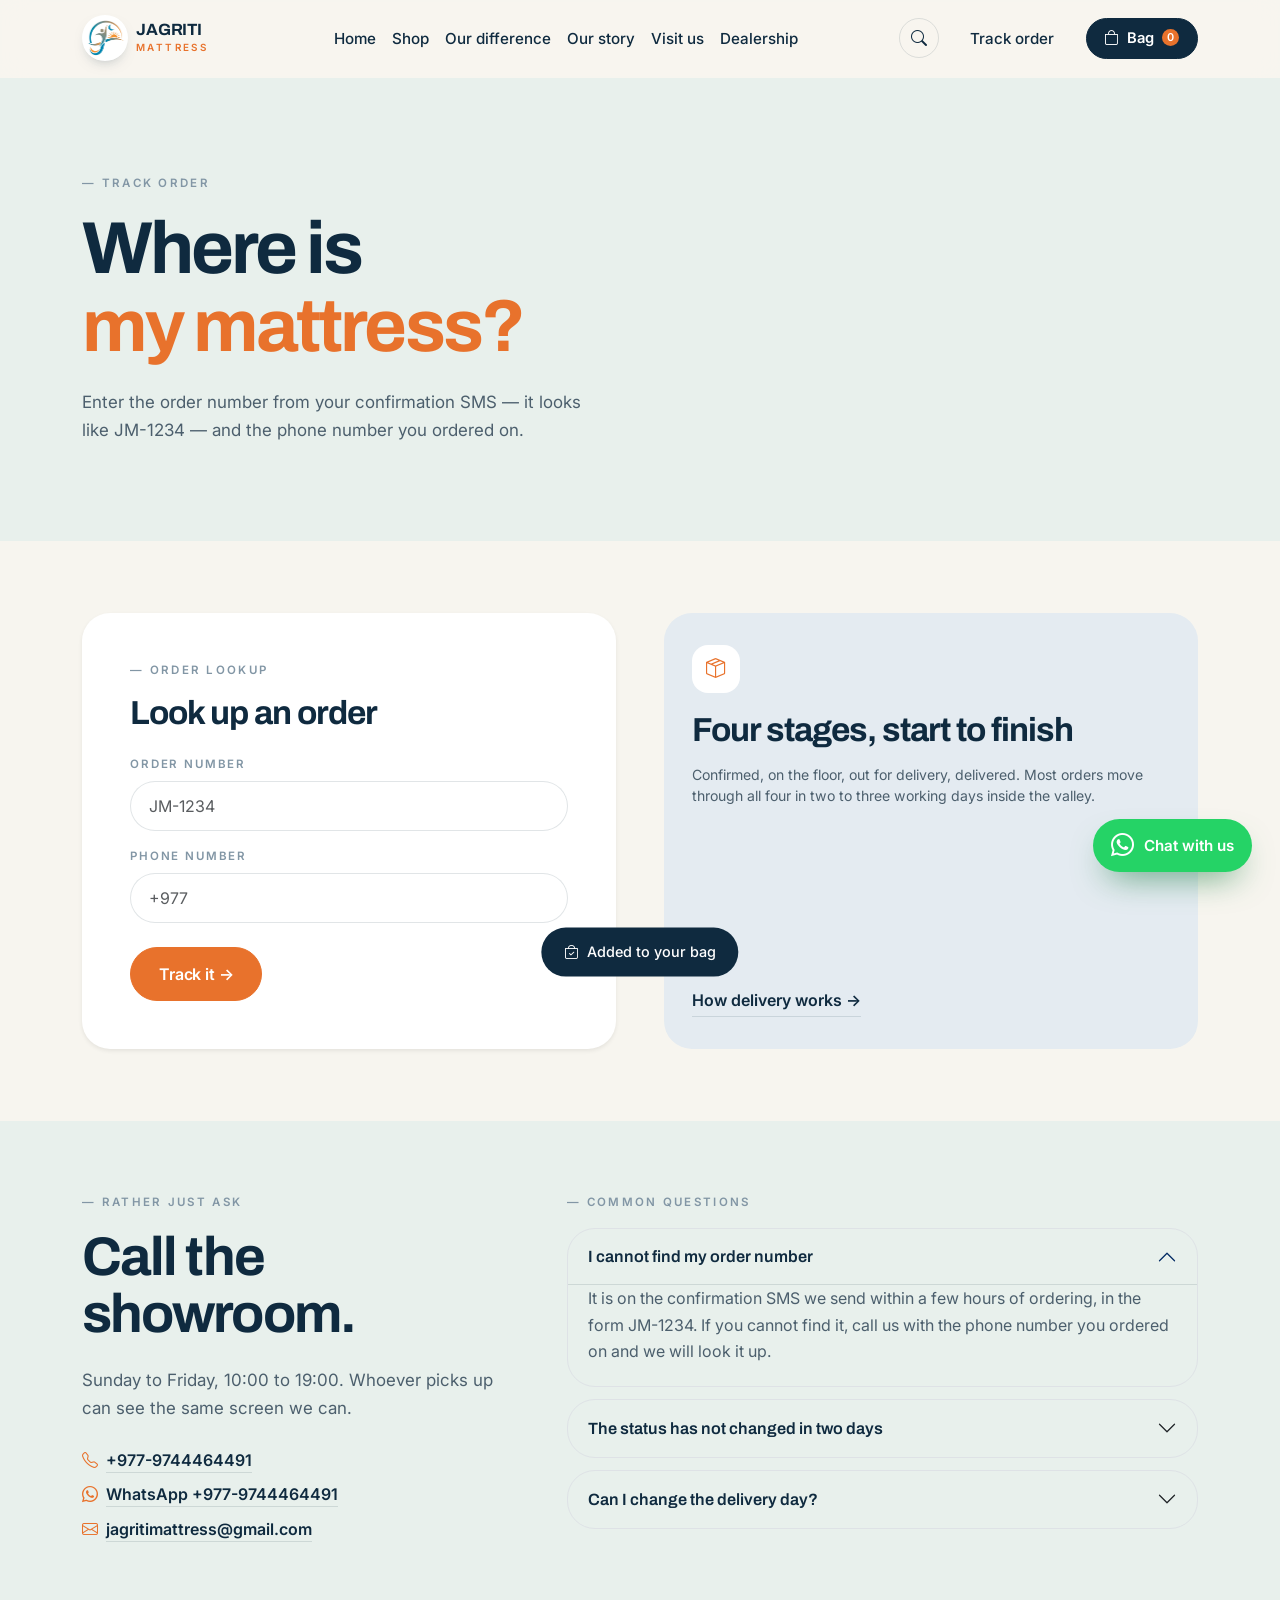
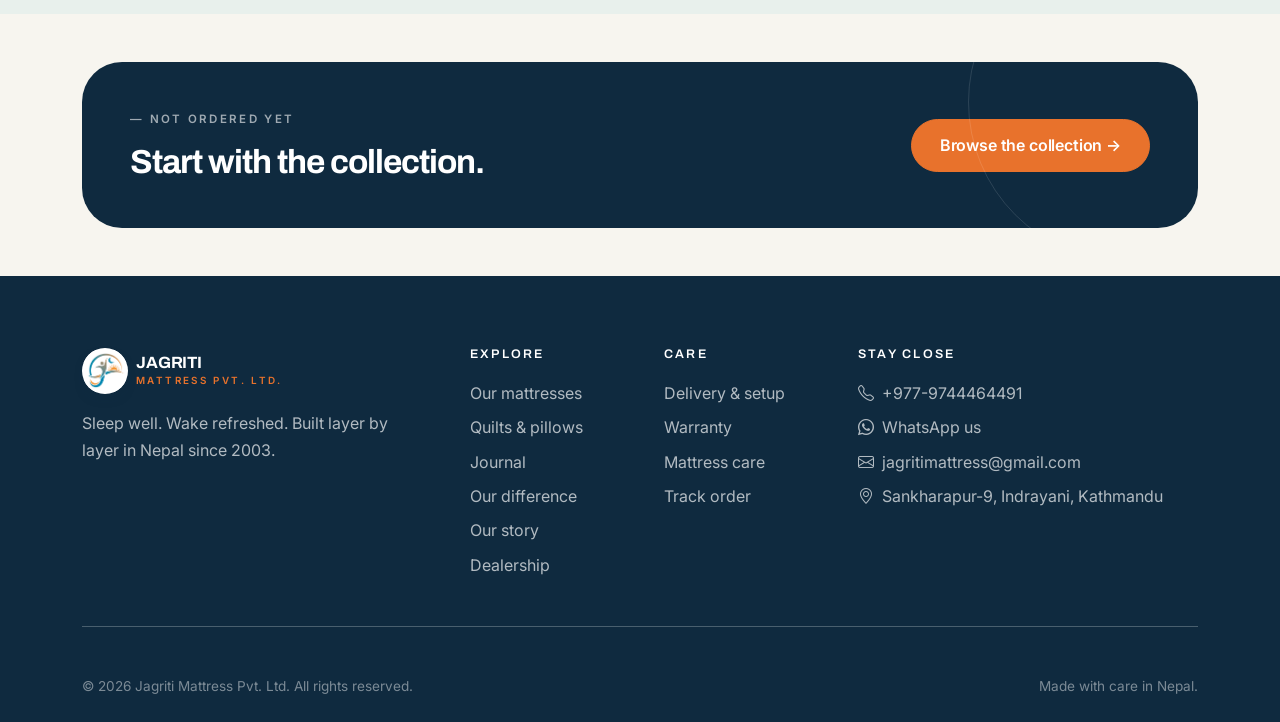
<file: track-order.html>
<!DOCTYPE html>
<html lang="en">
<head>
  <meta charset="utf-8">
  <meta name="viewport" content="width=device-width, initial-scale=1">
  <title>Track your order — Jagriti Mattress Pvt. Ltd.</title>
  <meta name="description" content="Look up a Jagriti order with your order number and phone, and see which of the four delivery stages it has reached.">

  <link rel="icon" href="assets/favicon.png" type="image/png">

  <!-- Google Fonts -->
  <link rel="preconnect" href="https://fonts.googleapis.com">
  <link rel="preconnect" href="https://fonts.gstatic.com" crossorigin>
  <link href="https://fonts.googleapis.com/css2?family=Archivo:wght@500;600;700;800&family=Inter:wght@400;500;600&display=swap" rel="stylesheet">

  <!-- Bootstrap 5 + Bootstrap Icons -->
  <link href="https://cdn.jsdelivr.net/npm/bootstrap@5.3.3/dist/css/bootstrap.min.css" rel="stylesheet">
  <link href="https://cdn.jsdelivr.net/npm/bootstrap-icons@1.11.3/font/bootstrap-icons.min.css" rel="stylesheet">

  <!-- Jagriti theme -->
  <link href="styles.css" rel="stylesheet">
</head>
<body class="bg-cream">

  <!-- ============================================================
       TOP NAV (shared markup across every page)
       ============================================================ -->
  <nav class="navbar navbar-expand-lg site-nav sticky-top" id="siteNav">
    <div class="container">

      <a class="navbar-brand d-flex align-items-center gap-2 me-lg-4" href="index.html">
        <span class="brand-mark">
          <img src="assets/logo-mark.png" alt="Jagriti Mattress logo">
        </span>
        <span>
          <span class="brand-word">JAGRITI</span>
          <span class="brand-sub">Mattress</span>
        </span>
      </a>

      <button class="navbar-toggler border-0 shadow-none" type="button" data-bs-toggle="collapse"
              data-bs-target="#mainNav" aria-controls="mainNav" aria-expanded="false" aria-label="Toggle navigation">
        <i class="bi bi-list fs-3 text-navy"></i>
      </button>

      <div class="collapse navbar-collapse" id="mainNav">
        <ul class="navbar-nav mx-lg-auto mb-2 mb-lg-0">
          <li class="nav-item"><a class="nav-link" href="index.html">Home</a></li>
          <li class="nav-item"><a class="nav-link" href="shop.html">Shop</a></li>
          <li class="nav-item"><a class="nav-link" href="our-difference.html">Our difference</a></li>
          <li class="nav-item"><a class="nav-link" href="our-story.html">Our story</a></li>
          <li class="nav-item"><a class="nav-link" href="visit-us.html">Visit us</a></li>
          <li class="nav-item"><a class="nav-link" href="dealership.html">Dealership</a></li>
        </ul>

        <div class="d-flex align-items-center gap-2 gap-lg-3">
          <a class="nav-icon-btn" href="shop.html" aria-label="Search the collection"><i class="bi bi-search"></i></a>
          <a class="nav-link d-none d-lg-inline text-nowrap" href="track-order.html">Track order</a>
          <button class="btn btn-dark rounded-pill bag-btn d-inline-flex align-items-center gap-2" type="button" data-bag-button>
            <i class="bi bi-bag"></i> Bag
            <span class="badge rounded-pill" data-bag-count>0</span>
          </button>
        </div>
      </div>

    </div>
  </nav>

  <main>

    <!-- ============================================================
         PAGE HERO
         ============================================================ -->
    <section class="bg-mint py-5">
      <div class="container py-lg-5">
        <div class="row">
          <div class="col-lg-8">
            <span class="eyebrow">&mdash; Track order</span>
            <h1 class="headline-xl mb-4">Where is<br><span class="text-accent">my mattress?</span></h1>
            <p class="lead-jag mb-0">Enter the order number from your confirmation SMS &mdash; it looks like JM-1234 &mdash; and the phone number you ordered on.</p>
          </div>
        </div>
      </div>
    </section>

    <!-- Lookup -->
    <section class="bg-cream py-5">
      <div class="container py-lg-4">
        <div class="row g-4 g-lg-5">

          <div class="col-lg-6">
            <form class="card border-0 shadow-sm rounded-4 p-4 p-lg-5 bg-white" data-demo-form
                  data-reveal="#orderStatus"
                  data-hide="#orderPlaceholder"
                  data-success="Found it — your order status is below.">
              <span class="eyebrow">&mdash; Order lookup</span>
              <h2 class="headline-md mb-4">Look up an order</h2>

              <div class="mb-3">
                <label class="form-label-jag d-block" for="orderNumber">Order number</label>
                <input type="text" class="form-control form-control-jag" id="orderNumber" name="order"
                       placeholder="JM-1234" data-primary-input required>
              </div>
              <div class="mb-4">
                <label class="form-label-jag d-block" for="orderPhone">Phone number</label>
                <input type="tel" class="form-control form-control-jag" id="orderPhone" name="phone" placeholder="+977" required>
              </div>

              <button type="submit" class="btn btn-accent rounded-pill btn-lg-pill align-self-start">Track it &rarr;</button>
              <p class="form-note d-none mt-4 mb-0" data-demo-message role="status"></p>
            </form>
          </div>

          <div class="col-lg-6">
            <div class="card journal-card tint-mint d-none h-100" id="orderStatus">
              <span class="eyebrow">&mdash; Order <span data-order-ref>JM-0000</span></span>
              <h2 class="headline-md mb-4">In production</h2>

              <div class="status-track">
                <div class="status-step is-done">
                  <span class="status-dot"></span>
                  <div>
                    <h3 class="product-title mb-1">Order confirmed</h3>
                    <p class="product-desc mb-0">Size and address checked by phone.</p>
                  </div>
                </div>
                <div class="status-step is-done">
                  <span class="status-dot"></span>
                  <div>
                    <h3 class="product-title mb-1">On the floor</h3>
                    <p class="product-desc mb-0">Springs wound, foam cut, cover quilted.</p>
                  </div>
                </div>
                <div class="status-step is-pending">
                  <span class="status-dot"></span>
                  <div>
                    <h3 class="product-title mb-1">Out for delivery</h3>
                    <p class="product-desc mb-0">We call that morning with a two-hour window.</p>
                  </div>
                </div>
                <div class="status-step is-pending">
                  <span class="status-dot"></span>
                  <div>
                    <h3 class="product-title mb-1">Delivered</h3>
                    <p class="product-desc mb-0">Set up on your frame, packaging taken away.</p>
                  </div>
                </div>
              </div>

              <p class="result-count mt-4 mb-0">Example status only &mdash; connect this form to your order system to show live data.</p>
            </div>

            <div class="card journal-card tint-blue h-100" id="orderPlaceholder">
              <span class="icon-chip"><i class="bi bi-box-seam"></i></span>
              <h2 class="headline-md mb-3">Four stages, start to finish</h2>
              <p class="product-desc mb-4">
                Confirmed, on the floor, out for delivery, delivered. Most orders move through all four in
                two to three working days inside the valley.
              </p>
              <a href="delivery.html" class="link-arrow mt-auto align-self-start">How delivery works &rarr;</a>
            </div>
          </div>

        </div>
      </div>
    </section>

    <!-- Help -->
    <section class="bg-mint py-5">
      <div class="container py-lg-4">
        <div class="row g-4 g-lg-5">
          <div class="col-lg-5">
            <span class="eyebrow">&mdash; Rather just ask</span>
            <h2 class="headline-lg mb-4">Call the<br>showroom.</h2>
            <p class="lead-jag mb-4">Sunday to Friday, 10:00 to 19:00. Whoever picks up can see the same screen we can.</p>
            <p class="mb-2"><i class="bi bi-telephone me-2 text-accent"></i><a href="tel:+9779744464491" class="link-arrow">+977-9744464491</a></p>
            <p class="mb-2"><i class="bi bi-whatsapp me-2 text-accent"></i><a href="https://wa.me/9779744464491?text=Hello%20Jagriti%20Mattress%21" class="link-arrow" target="_blank" rel="noopener">WhatsApp +977-9744464491</a></p>
            <p class="mb-0"><i class="bi bi-envelope me-2 text-accent"></i><a href="mailto:jagritimattress@gmail.com" class="link-arrow">jagritimattress@gmail.com</a></p>
          </div>
          <div class="col-lg-7">
            <span class="eyebrow">&mdash; Common questions</span>
            <div class="accordion accordion-jag" id="trackFaq">
          <div class="accordion-item border rounded-4 overflow-hidden">
            <h3 class="accordion-header">
              <button class="accordion-button bg-transparent" type="button" data-bs-toggle="collapse"
                      data-bs-target="#trackFaq-0" aria-expanded="true" aria-controls="trackFaq-0">I cannot find my order number</button>
            </h3>
            <div id="trackFaq-0" class="accordion-collapse collapse show" data-bs-parent="#trackFaq">
              <div class="accordion-body">It is on the confirmation SMS we send within a few hours of ordering, in the form JM-1234. If you cannot find it, call us with the phone number you ordered on and we will look it up.</div>
            </div>
          </div>
          <div class="accordion-item border rounded-4 overflow-hidden">
            <h3 class="accordion-header">
              <button class="accordion-button collapsed bg-transparent" type="button" data-bs-toggle="collapse"
                      data-bs-target="#trackFaq-1" aria-expanded="false" aria-controls="trackFaq-1">The status has not changed in two days</button>
            </h3>
            <div id="trackFaq-1" class="accordion-collapse collapse" data-bs-parent="#trackFaq">
              <div class="accordion-body">A custom size sits in production for three working days, and a status can stay still through the weekend. If it has not moved by the fourth working day, call us &mdash; something needs a nudge.</div>
            </div>
          </div>
          <div class="accordion-item border rounded-4 overflow-hidden">
            <h3 class="accordion-header">
              <button class="accordion-button collapsed bg-transparent" type="button" data-bs-toggle="collapse"
                      data-bs-target="#trackFaq-2" aria-expanded="false" aria-controls="trackFaq-2">Can I change the delivery day?</button>
            </h3>
            <div id="trackFaq-2" class="accordion-collapse collapse" data-bs-parent="#trackFaq">
              <div class="accordion-body">Yes, up until the morning of delivery, and the first reschedule is free. Call the showroom rather than replying to the SMS &mdash; it reaches us faster.</div>
            </div>
          </div>
        </div>
          </div>
        </div>
      </div>
    </section>

    <!-- ============================================================
         CLOSING CTA
         ============================================================ -->
    <section class="bg-cream py-5">
      <div class="container">
        <div class="cta-panel p-5 d-flex flex-column flex-lg-row justify-content-between align-items-lg-center gap-4">
          <div>
            <span class="eyebrow eyebrow-light">&mdash; Not ordered yet</span>
            <h2 class="headline-md text-white mb-0">Start with the collection.</h2>
          </div>
          <a href="shop.html" class="btn btn-accent rounded-pill btn-lg-pill align-self-start align-self-lg-center text-nowrap">Browse the collection &rarr;</a>
        </div>
      </div>
    </section>

  </main>

  <!-- ============================================================
       FOOTER (shared markup across every page)
       ============================================================ -->
  <footer class="site-footer pt-5">
    <div class="container pt-lg-4">
      <div class="row g-4 g-lg-5">

        <div class="col-lg-4">
          <a class="d-inline-flex align-items-center gap-2 mb-3" href="index.html">
            <span class="brand-mark">
              <img src="assets/logo-mark.png" alt="Jagriti Mattress logo">
            </span>
            <span>
              <span class="brand-word">JAGRITI</span>
              <span class="brand-sub">Mattress Pvt. Ltd.</span>
            </span>
          </a>
          <p class="mb-0" style="max-width: 32ch;">Sleep well. Wake refreshed. Built layer by layer in Nepal since 2003.</p>
        </div>

        <div class="col-6 col-lg-2">
          <h5>Explore</h5>
          <ul class="list-unstyled d-grid gap-2 mb-0">
            <li><a href="shop.html">Our mattresses</a></li>
            <li><a href="shop.html?category=bedding">Quilts &amp; pillows</a></li>
            <li><a href="journal.html">Journal</a></li>
            <li><a href="our-difference.html">Our difference</a></li>
            <li><a href="our-story.html">Our story</a></li>
            <li><a href="dealership.html">Dealership</a></li>
          </ul>
        </div>

        <div class="col-6 col-lg-2">
          <h5>Care</h5>
          <ul class="list-unstyled d-grid gap-2 mb-0">
            <li><a href="delivery.html">Delivery &amp; setup</a></li>
            <li><a href="warranty.html">Warranty</a></li>
            <li><a href="mattress-care.html">Mattress care</a></li>
            <li><a href="track-order.html">Track order</a></li>
          </ul>
        </div>

        <div class="col-lg-4">
          <h5>Stay close</h5>
          <ul class="list-unstyled d-grid gap-2 mb-0">
            <li><a href="tel:+9779744464491"><i class="bi bi-telephone me-2"></i>+977-9744464491</a></li>
            <li><a href="https://wa.me/9779744464491?text=Hello%20Jagriti%20Mattress%21" target="_blank" rel="noopener"><i class="bi bi-whatsapp me-2"></i>WhatsApp us</a></li>
            <li><a href="mailto:jagritimattress@gmail.com"><i class="bi bi-envelope me-2"></i>jagritimattress@gmail.com</a></li>
            <li><a href="visit-us.html"><i class="bi bi-geo-alt me-2"></i>Sankharapur-9, Indrayani, Kathmandu</a></li>
          </ul>
        </div>

      </div>

      <hr class="border-light my-5">

      <div class="d-flex flex-column flex-md-row justify-content-between gap-2 pb-4">
        <p class="footer-note mb-0">&copy; <span data-year>2026</span> Jagriti Mattress Pvt. Ltd. All rights reserved.</p>
        <p class="footer-note mb-0">Made with care in Nepal.</p>
      </div>
    </div>
  </footer>

  <!-- Floating WhatsApp chat -->
  <a class="whatsapp-fab" href="https://wa.me/9779744464491?text=Hello%20Jagriti%20Mattress%21%20I%20have%20a%20question%20about%20your%20mattresses."
     target="_blank" rel="noopener" aria-label="Chat with us on WhatsApp">
    <i class="bi bi-whatsapp" aria-hidden="true"></i>
    <span class="whatsapp-fab-label">Chat with us</span>
  </a>

  <div class="bag-toast" data-bag-toast role="status" aria-live="polite">
    <i class="bi bi-bag-check"></i> <span data-bag-toast-text>Added to your bag</span>
  </div>

  <script src="https://cdn.jsdelivr.net/npm/bootstrap@5.3.3/dist/js/bootstrap.bundle.min.js"></script>
  <script src="main.js"></script>
</body>
</html>
</file>
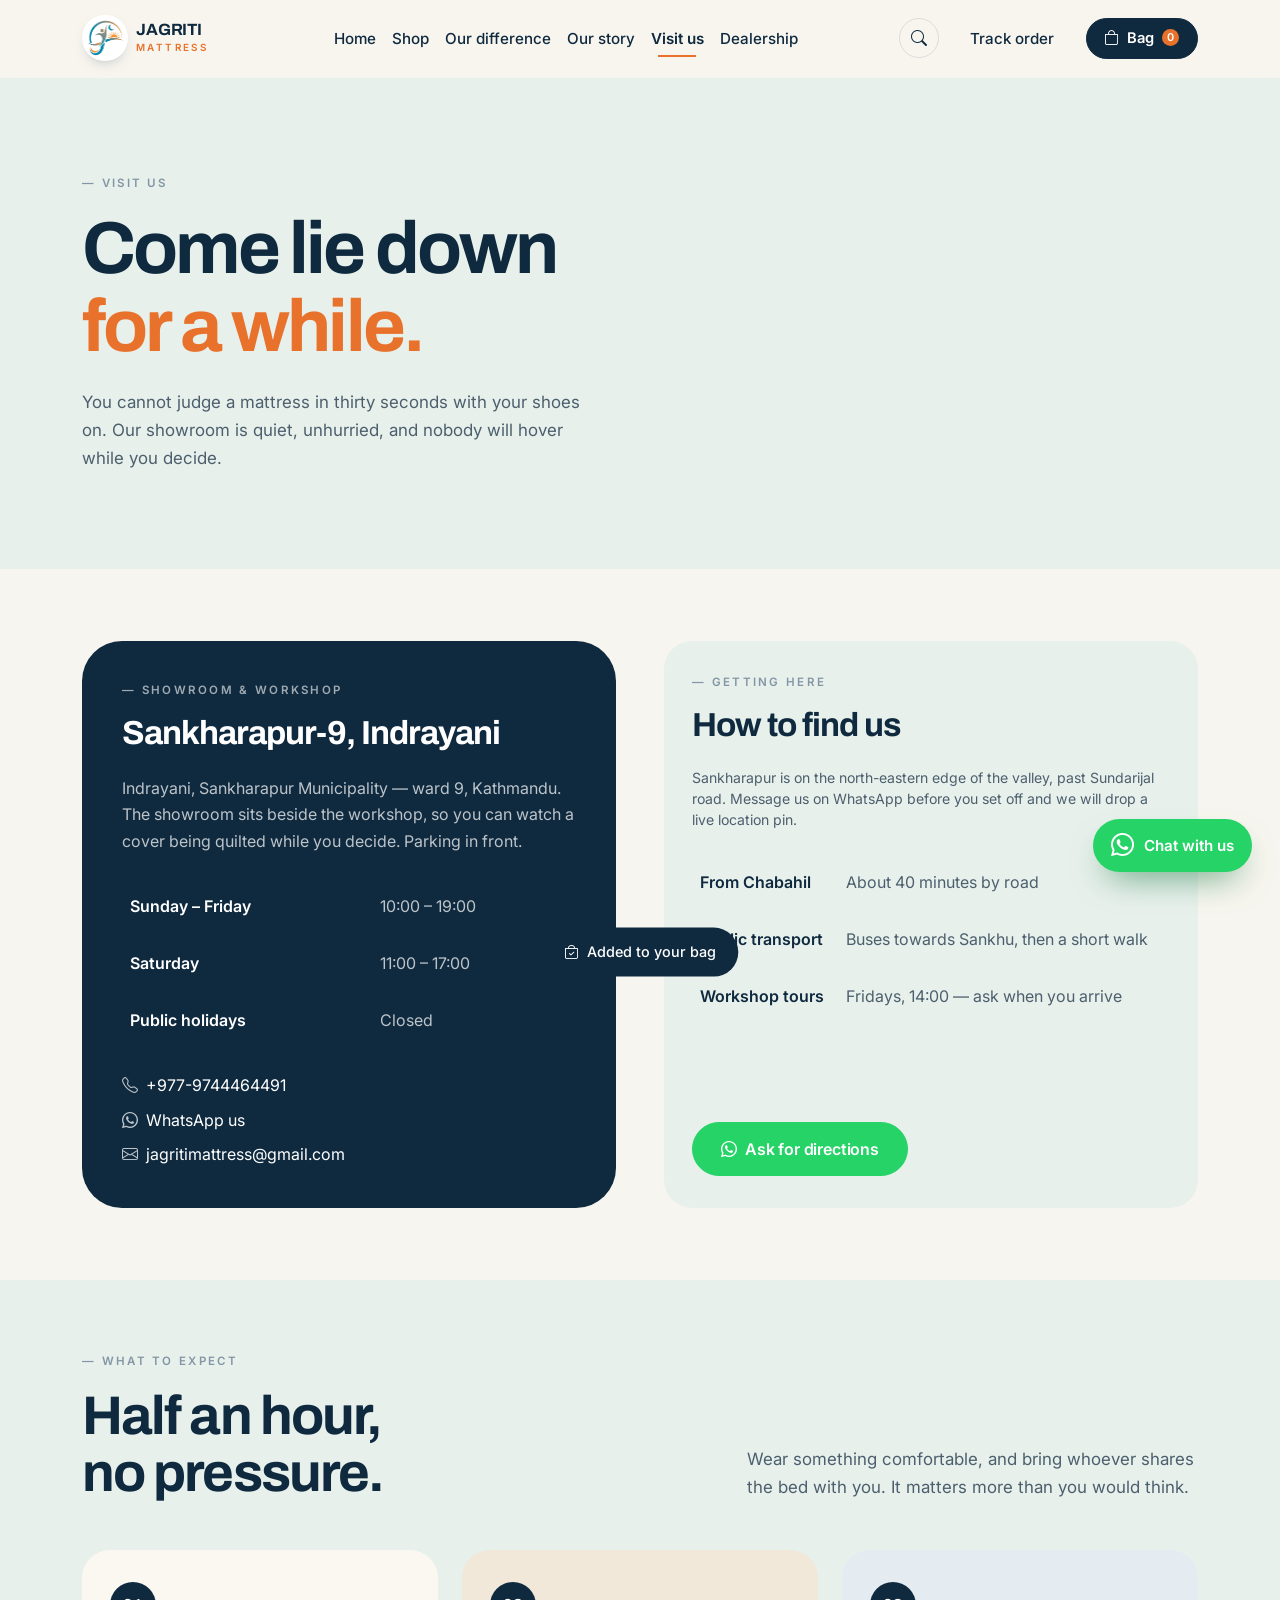
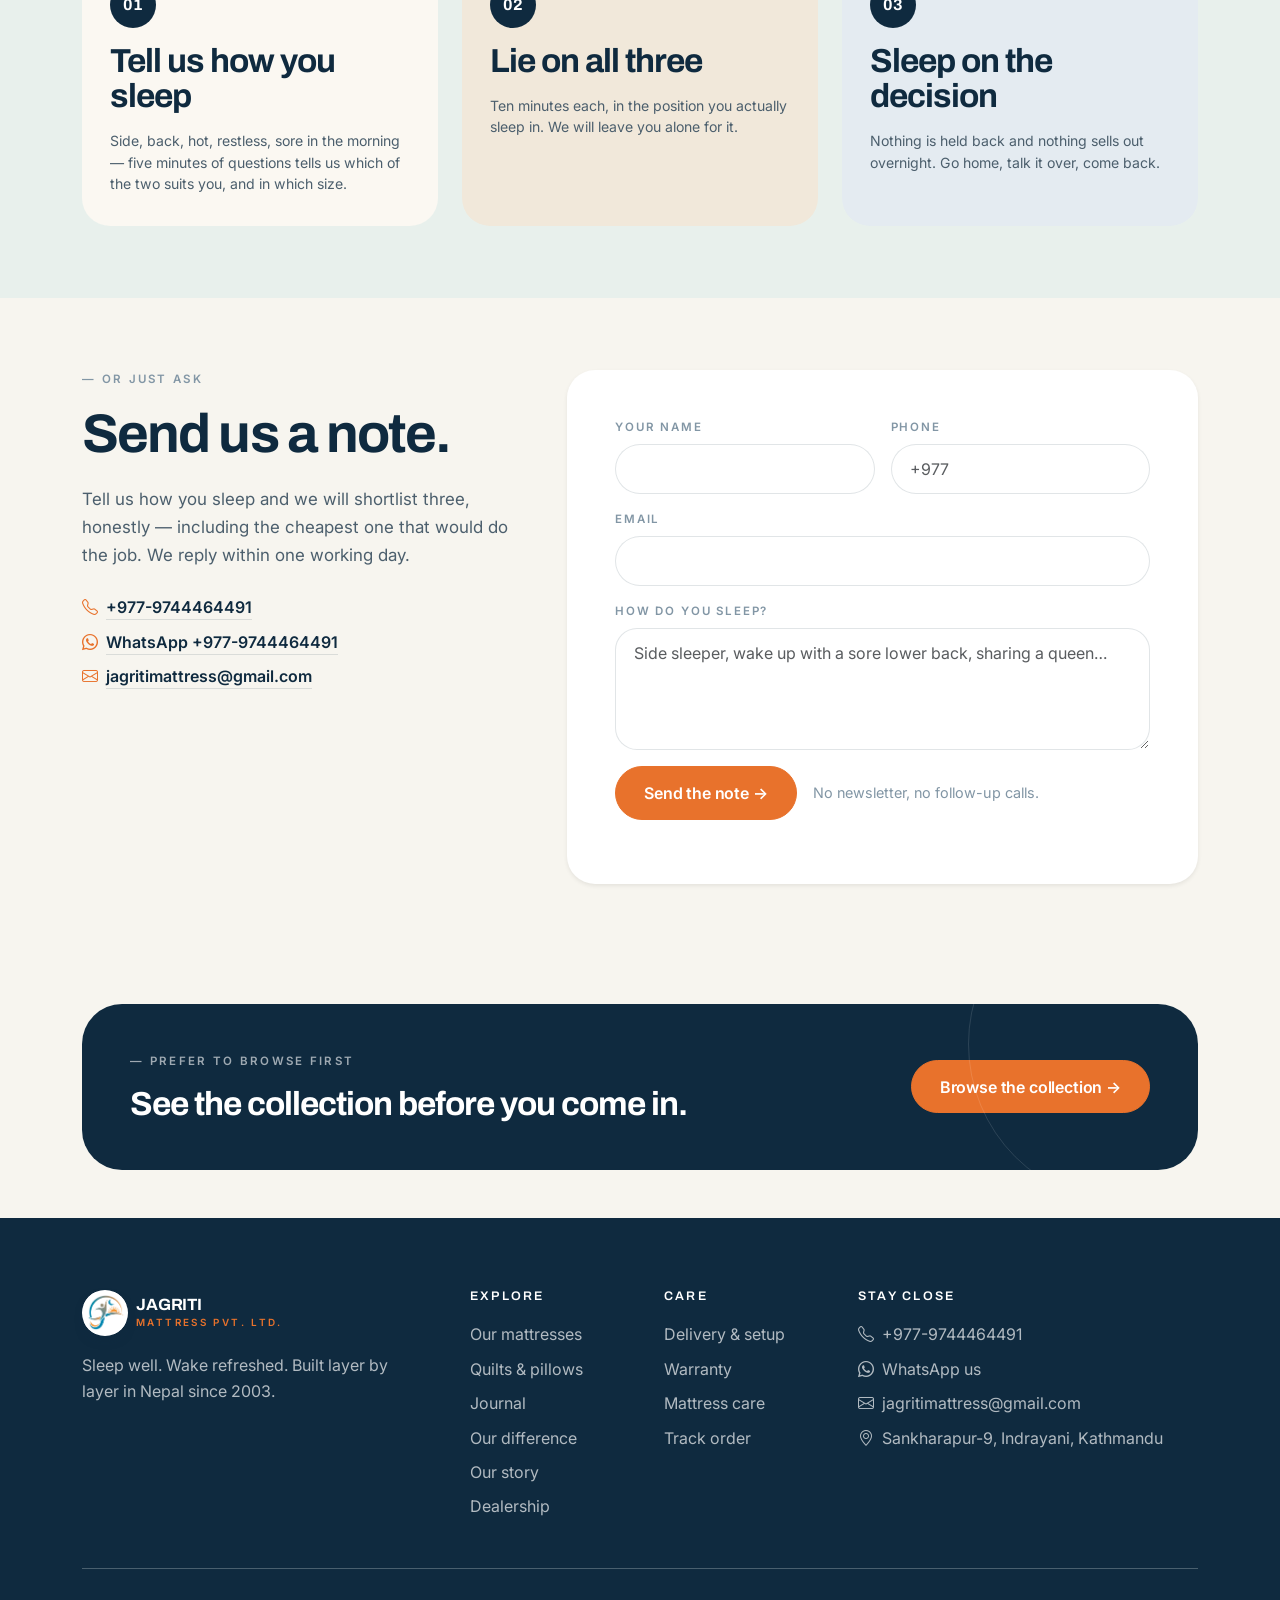
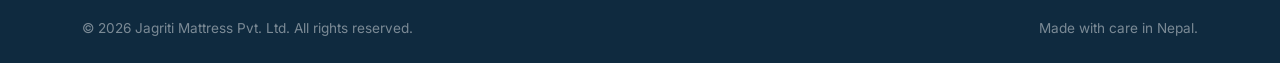
<file: visit-us.html>
<!DOCTYPE html>
<html lang="en">
<head>
  <meta charset="utf-8">
  <meta name="viewport" content="width=device-width, initial-scale=1">
  <title>Visit us — Jagriti Mattress Pvt. Ltd.</title>
  <meta name="description" content="Visit the Jagriti showroom and workshop at Sankharapur-9, Indrayani, Kathmandu. Opening hours, directions and how to reach us.">

  <link rel="icon" href="assets/favicon.png" type="image/png">

  <!-- Google Fonts -->
  <link rel="preconnect" href="https://fonts.googleapis.com">
  <link rel="preconnect" href="https://fonts.gstatic.com" crossorigin>
  <link href="https://fonts.googleapis.com/css2?family=Archivo:wght@500;600;700;800&family=Inter:wght@400;500;600&display=swap" rel="stylesheet">

  <!-- Bootstrap 5 + Bootstrap Icons -->
  <link href="https://cdn.jsdelivr.net/npm/bootstrap@5.3.3/dist/css/bootstrap.min.css" rel="stylesheet">
  <link href="https://cdn.jsdelivr.net/npm/bootstrap-icons@1.11.3/font/bootstrap-icons.min.css" rel="stylesheet">

  <!-- Jagriti theme -->
  <link href="styles.css" rel="stylesheet">
</head>
<body class="bg-cream">

  <!-- ============================================================
       TOP NAV (shared markup across every page)
       ============================================================ -->
  <nav class="navbar navbar-expand-lg site-nav sticky-top" id="siteNav">
    <div class="container">

      <a class="navbar-brand d-flex align-items-center gap-2 me-lg-4" href="index.html">
        <span class="brand-mark">
          <img src="assets/logo-mark.png" alt="Jagriti Mattress logo">
        </span>
        <span>
          <span class="brand-word">JAGRITI</span>
          <span class="brand-sub">Mattress</span>
        </span>
      </a>

      <button class="navbar-toggler border-0 shadow-none" type="button" data-bs-toggle="collapse"
              data-bs-target="#mainNav" aria-controls="mainNav" aria-expanded="false" aria-label="Toggle navigation">
        <i class="bi bi-list fs-3 text-navy"></i>
      </button>

      <div class="collapse navbar-collapse" id="mainNav">
        <ul class="navbar-nav mx-lg-auto mb-2 mb-lg-0">
          <li class="nav-item"><a class="nav-link" href="index.html">Home</a></li>
          <li class="nav-item"><a class="nav-link" href="shop.html">Shop</a></li>
          <li class="nav-item"><a class="nav-link" href="our-difference.html">Our difference</a></li>
          <li class="nav-item"><a class="nav-link" href="our-story.html">Our story</a></li>
          <li class="nav-item"><a class="nav-link nav-active" href="visit-us.html">Visit us</a></li>
          <li class="nav-item"><a class="nav-link" href="dealership.html">Dealership</a></li>
        </ul>

        <div class="d-flex align-items-center gap-2 gap-lg-3">
          <a class="nav-icon-btn" href="shop.html" aria-label="Search the collection"><i class="bi bi-search"></i></a>
          <a class="nav-link d-none d-lg-inline text-nowrap" href="track-order.html">Track order</a>
          <button class="btn btn-dark rounded-pill bag-btn d-inline-flex align-items-center gap-2" type="button" data-bag-button>
            <i class="bi bi-bag"></i> Bag
            <span class="badge rounded-pill" data-bag-count>0</span>
          </button>
        </div>
      </div>

    </div>
  </nav>

  <main>

    <!-- ============================================================
         PAGE HERO
         ============================================================ -->
    <section class="bg-mint py-5">
      <div class="container py-lg-5">
        <div class="row">
          <div class="col-lg-8">
            <span class="eyebrow">&mdash; Visit us</span>
            <h1 class="headline-xl mb-4">Come lie down<br><span class="text-accent">for a while.</span></h1>
            <p class="lead-jag mb-0">You cannot judge a mattress in thirty seconds with your shoes on. Our showroom is quiet, unhurried, and nobody will hover while you decide.</p>
          </div>
        </div>
      </div>
    </section>

    <!-- Showroom + factory -->
    <section class="bg-cream py-5">
      <div class="container py-lg-4">
        <div class="row g-4 g-lg-5">

          <div class="col-lg-6">
            <div class="detail-panel h-100">
              <span class="eyebrow eyebrow-light">&mdash; Showroom &amp; workshop</span>
              <h2 class="headline-md mb-4">Sankharapur-9, Indrayani</h2>
              <p class="mb-4">Indrayani, Sankharapur Municipality &mdash; ward 9, Kathmandu. The showroom sits beside the workshop, so you can watch a cover being quilted while you decide. Parking in front.</p>
              <table class="table table-jag table-borderless mb-4" style="--bs-table-color: rgba(255,255,255,.72);">
                <tbody>
                  <tr><td style="color:#fff;">Sunday &ndash; Friday</td><td>10:00 &ndash; 19:00</td></tr>
                  <tr><td style="color:#fff;">Saturday</td><td>11:00 &ndash; 17:00</td></tr>
                  <tr><td style="color:#fff;">Public holidays</td><td>Closed</td></tr>
                </tbody>
              </table>
              <p class="mb-2"><i class="bi bi-telephone me-2"></i><a href="tel:+9779744464491">+977-9744464491</a></p>
              <p class="mb-2"><i class="bi bi-whatsapp me-2"></i><a href="https://wa.me/9779744464491?text=Hello%20Jagriti%20Mattress%21%20I%20would%20like%20to%20visit%20the%20showroom." target="_blank" rel="noopener">WhatsApp us</a></p>
              <p class="mb-0"><i class="bi bi-envelope me-2"></i><a href="mailto:jagritimattress@gmail.com">jagritimattress@gmail.com</a></p>
            </div>
          </div>

          <div class="col-lg-6">
            <div class="card journal-card tint-mint h-100">
              <span class="eyebrow">&mdash; Getting here</span>
              <h2 class="headline-md mb-4">How to find us</h2>
              <p class="product-desc mb-4">
                Sankharapur is on the north-eastern edge of the valley, past Sundarijal road. Message us
                on WhatsApp before you set off and we will drop a live location pin.
              </p>
              <table class="table table-jag table-borderless mb-4">
                <tbody>
                  <tr><td>From Chabahil</td><td>About 40 minutes by road</td></tr>
                  <tr><td>Public transport</td><td>Buses towards Sankhu, then a short walk</td></tr>
                  <tr><td>Workshop tours</td><td>Fridays, 14:00 &mdash; ask when you arrive</td></tr>
                </tbody>
              </table>
              <a href="https://wa.me/9779744464491?text=Hello%20Jagriti%20Mattress%21%20Please%20share%20your%20location." class="btn btn-whatsapp rounded-pill btn-lg-pill align-self-start mt-auto" target="_blank" rel="noopener">
                <i class="bi bi-whatsapp me-2"></i>Ask for directions
              </a>
            </div>
          </div>

        </div>
      </div>
    </section>

    <!-- What to expect -->
    <section class="bg-mint py-5">
      <div class="container py-lg-4">
        <div class="row align-items-end g-4 mb-5">
          <div class="col-lg-7">
            <span class="eyebrow">&mdash; What to expect</span>
            <h2 class="headline-lg mb-0">Half an hour,<br>no pressure.</h2>
          </div>
          <div class="col-lg-5">
            <p class="lead-jag mb-0">Wear something comfortable, and bring whoever shares the bed with you. It matters more than you would think.</p>
          </div>
        </div>

        <div class="row row-cols-1 row-cols-md-3 g-4">
          <div class="col">
            <article class="card journal-card tint-cream">
              <span class="step-num mb-3">01</span>
              <h3 class="headline-md mb-3">Tell us how you sleep</h3>
              <p class="product-desc mb-0">Side, back, hot, restless, sore in the morning &mdash; five minutes of questions tells us which of the two suits you, and in which size.</p>
            </article>
          </div>
          <div class="col">
            <article class="card journal-card tint-tan">
              <span class="step-num mb-3">02</span>
              <h3 class="headline-md mb-3">Lie on all three</h3>
              <p class="product-desc mb-0">Ten minutes each, in the position you actually sleep in. We will leave you alone for it.</p>
            </article>
          </div>
          <div class="col">
            <article class="card journal-card tint-blue">
              <span class="step-num mb-3">03</span>
              <h3 class="headline-md mb-3">Sleep on the decision</h3>
              <p class="product-desc mb-0">Nothing is held back and nothing sells out overnight. Go home, talk it over, come back.</p>
            </article>
          </div>
        </div>
      </div>
    </section>

    <!-- Contact form -->
    <section class="bg-cream py-5">
      <div class="container py-lg-4">
        <div class="row g-4 g-lg-5">
          <div class="col-lg-5">
            <span class="eyebrow">&mdash; Or just ask</span>
            <h2 class="headline-lg mb-4">Send us a note.</h2>
            <p class="lead-jag mb-4">
              Tell us how you sleep and we will shortlist three, honestly &mdash; including the cheapest
              one that would do the job. We reply within one working day.
            </p>
            <p class="mb-2"><i class="bi bi-telephone me-2 text-accent"></i><a href="tel:+9779744464491" class="link-arrow">+977-9744464491</a></p>
            <p class="mb-2"><i class="bi bi-whatsapp me-2 text-accent"></i><a href="https://wa.me/9779744464491?text=Hello%20Jagriti%20Mattress%21" class="link-arrow" target="_blank" rel="noopener">WhatsApp +977-9744464491</a></p>
            <p class="mb-0"><i class="bi bi-envelope me-2 text-accent"></i><a href="mailto:jagritimattress@gmail.com" class="link-arrow">jagritimattress@gmail.com</a></p>
          </div>

          <div class="col-lg-7">
            <form class="card border-0 shadow-sm rounded-4 p-4 p-lg-5 bg-white" data-demo-form
                  data-success="Thank you — your note is with us. We reply within one working day.">
              <div class="row g-3">
                <div class="col-md-6">
                  <label class="form-label-jag d-block" for="visitName">Your name</label>
                  <input type="text" class="form-control form-control-jag" id="visitName" name="name" required>
                </div>
                <div class="col-md-6">
                  <label class="form-label-jag d-block" for="visitPhone">Phone</label>
                  <input type="tel" class="form-control form-control-jag" id="visitPhone" name="phone" placeholder="+977" required>
                </div>
                <div class="col-12">
                  <label class="form-label-jag d-block" for="visitEmail">Email</label>
                  <input type="email" class="form-control form-control-jag" id="visitEmail" name="email" required>
                </div>
                <div class="col-12">
                  <label class="form-label-jag d-block" for="visitMessage">How do you sleep?</label>
                  <textarea class="form-control form-control-jag" id="visitMessage" name="message" rows="4"
                            placeholder="Side sleeper, wake up with a sore lower back, sharing a queen…"></textarea>
                </div>
                <div class="col-12 d-flex flex-wrap align-items-center gap-3">
                  <button type="submit" class="btn btn-accent rounded-pill btn-lg-pill">Send the note &rarr;</button>
                  <span class="result-count">No newsletter, no follow-up calls.</span>
                </div>
                <div class="col-12">
                  <p class="form-note d-none mb-0" data-demo-message role="status"></p>
                </div>
              </div>
            </form>
          </div>
        </div>
      </div>
    </section>

    <!-- ============================================================
         CLOSING CTA
         ============================================================ -->
    <section class="bg-cream py-5">
      <div class="container">
        <div class="cta-panel p-5 d-flex flex-column flex-lg-row justify-content-between align-items-lg-center gap-4">
          <div>
            <span class="eyebrow eyebrow-light">&mdash; Prefer to browse first</span>
            <h2 class="headline-md text-white mb-0">See the collection before you come in.</h2>
          </div>
          <a href="shop.html" class="btn btn-accent rounded-pill btn-lg-pill align-self-start align-self-lg-center text-nowrap">Browse the collection &rarr;</a>
        </div>
      </div>
    </section>

  </main>

  <!-- ============================================================
       FOOTER (shared markup across every page)
       ============================================================ -->
  <footer class="site-footer pt-5">
    <div class="container pt-lg-4">
      <div class="row g-4 g-lg-5">

        <div class="col-lg-4">
          <a class="d-inline-flex align-items-center gap-2 mb-3" href="index.html">
            <span class="brand-mark">
              <img src="assets/logo-mark.png" alt="Jagriti Mattress logo">
            </span>
            <span>
              <span class="brand-word">JAGRITI</span>
              <span class="brand-sub">Mattress Pvt. Ltd.</span>
            </span>
          </a>
          <p class="mb-0" style="max-width: 32ch;">Sleep well. Wake refreshed. Built layer by layer in Nepal since 2003.</p>
        </div>

        <div class="col-6 col-lg-2">
          <h5>Explore</h5>
          <ul class="list-unstyled d-grid gap-2 mb-0">
            <li><a href="shop.html">Our mattresses</a></li>
            <li><a href="shop.html?category=bedding">Quilts &amp; pillows</a></li>
            <li><a href="journal.html">Journal</a></li>
            <li><a href="our-difference.html">Our difference</a></li>
            <li><a href="our-story.html">Our story</a></li>
            <li><a href="dealership.html">Dealership</a></li>
          </ul>
        </div>

        <div class="col-6 col-lg-2">
          <h5>Care</h5>
          <ul class="list-unstyled d-grid gap-2 mb-0">
            <li><a href="delivery.html">Delivery &amp; setup</a></li>
            <li><a href="warranty.html">Warranty</a></li>
            <li><a href="mattress-care.html">Mattress care</a></li>
            <li><a href="track-order.html">Track order</a></li>
          </ul>
        </div>

        <div class="col-lg-4">
          <h5>Stay close</h5>
          <ul class="list-unstyled d-grid gap-2 mb-0">
            <li><a href="tel:+9779744464491"><i class="bi bi-telephone me-2"></i>+977-9744464491</a></li>
            <li><a href="https://wa.me/9779744464491?text=Hello%20Jagriti%20Mattress%21" target="_blank" rel="noopener"><i class="bi bi-whatsapp me-2"></i>WhatsApp us</a></li>
            <li><a href="mailto:jagritimattress@gmail.com"><i class="bi bi-envelope me-2"></i>jagritimattress@gmail.com</a></li>
            <li><a href="visit-us.html"><i class="bi bi-geo-alt me-2"></i>Sankharapur-9, Indrayani, Kathmandu</a></li>
          </ul>
        </div>

      </div>

      <hr class="border-light my-5">

      <div class="d-flex flex-column flex-md-row justify-content-between gap-2 pb-4">
        <p class="footer-note mb-0">&copy; <span data-year>2026</span> Jagriti Mattress Pvt. Ltd. All rights reserved.</p>
        <p class="footer-note mb-0">Made with care in Nepal.</p>
      </div>
    </div>
  </footer>

  <!-- Floating WhatsApp chat -->
  <a class="whatsapp-fab" href="https://wa.me/9779744464491?text=Hello%20Jagriti%20Mattress%21%20I%20have%20a%20question%20about%20your%20mattresses."
     target="_blank" rel="noopener" aria-label="Chat with us on WhatsApp">
    <i class="bi bi-whatsapp" aria-hidden="true"></i>
    <span class="whatsapp-fab-label">Chat with us</span>
  </a>

  <div class="bag-toast" data-bag-toast role="status" aria-live="polite">
    <i class="bi bi-bag-check"></i> <span data-bag-toast-text>Added to your bag</span>
  </div>

  <script src="https://cdn.jsdelivr.net/npm/bootstrap@5.3.3/dist/js/bootstrap.bundle.min.js"></script>
  <script src="main.js"></script>
</body>
</html>
</file>
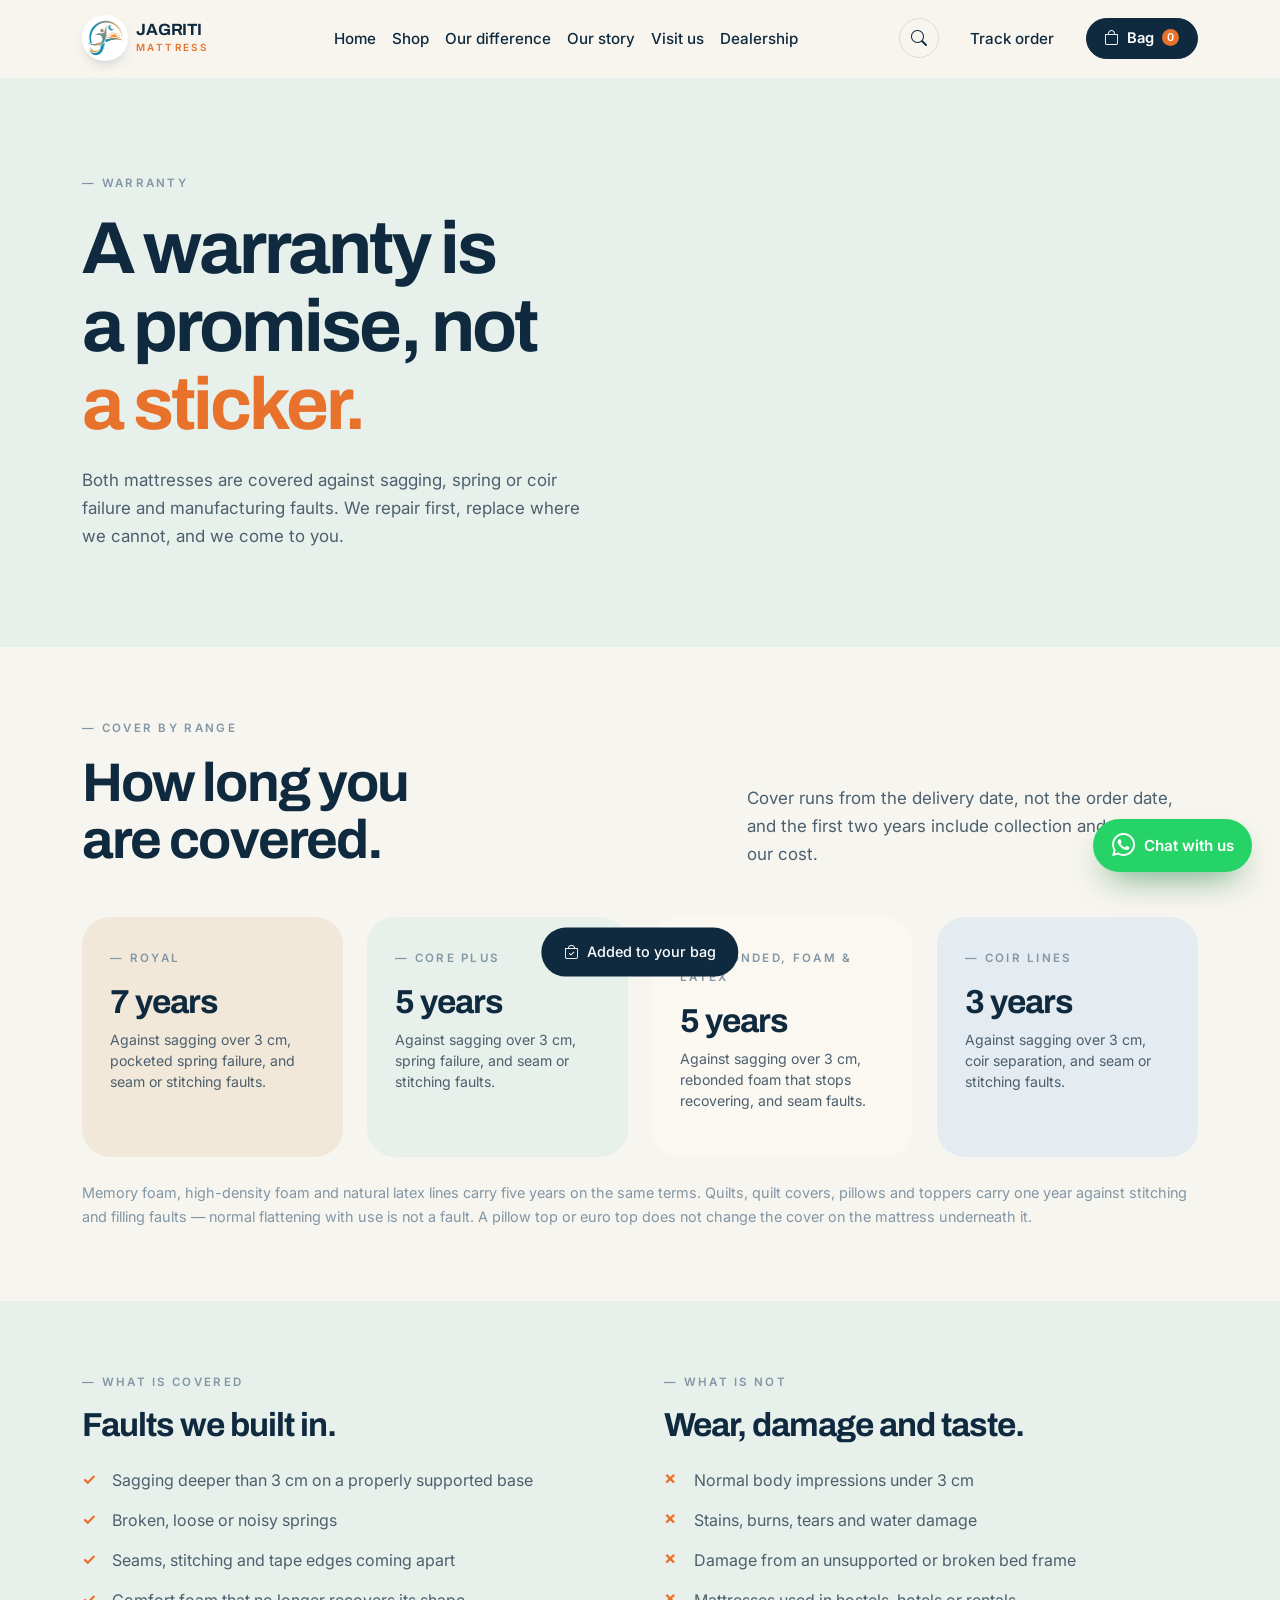
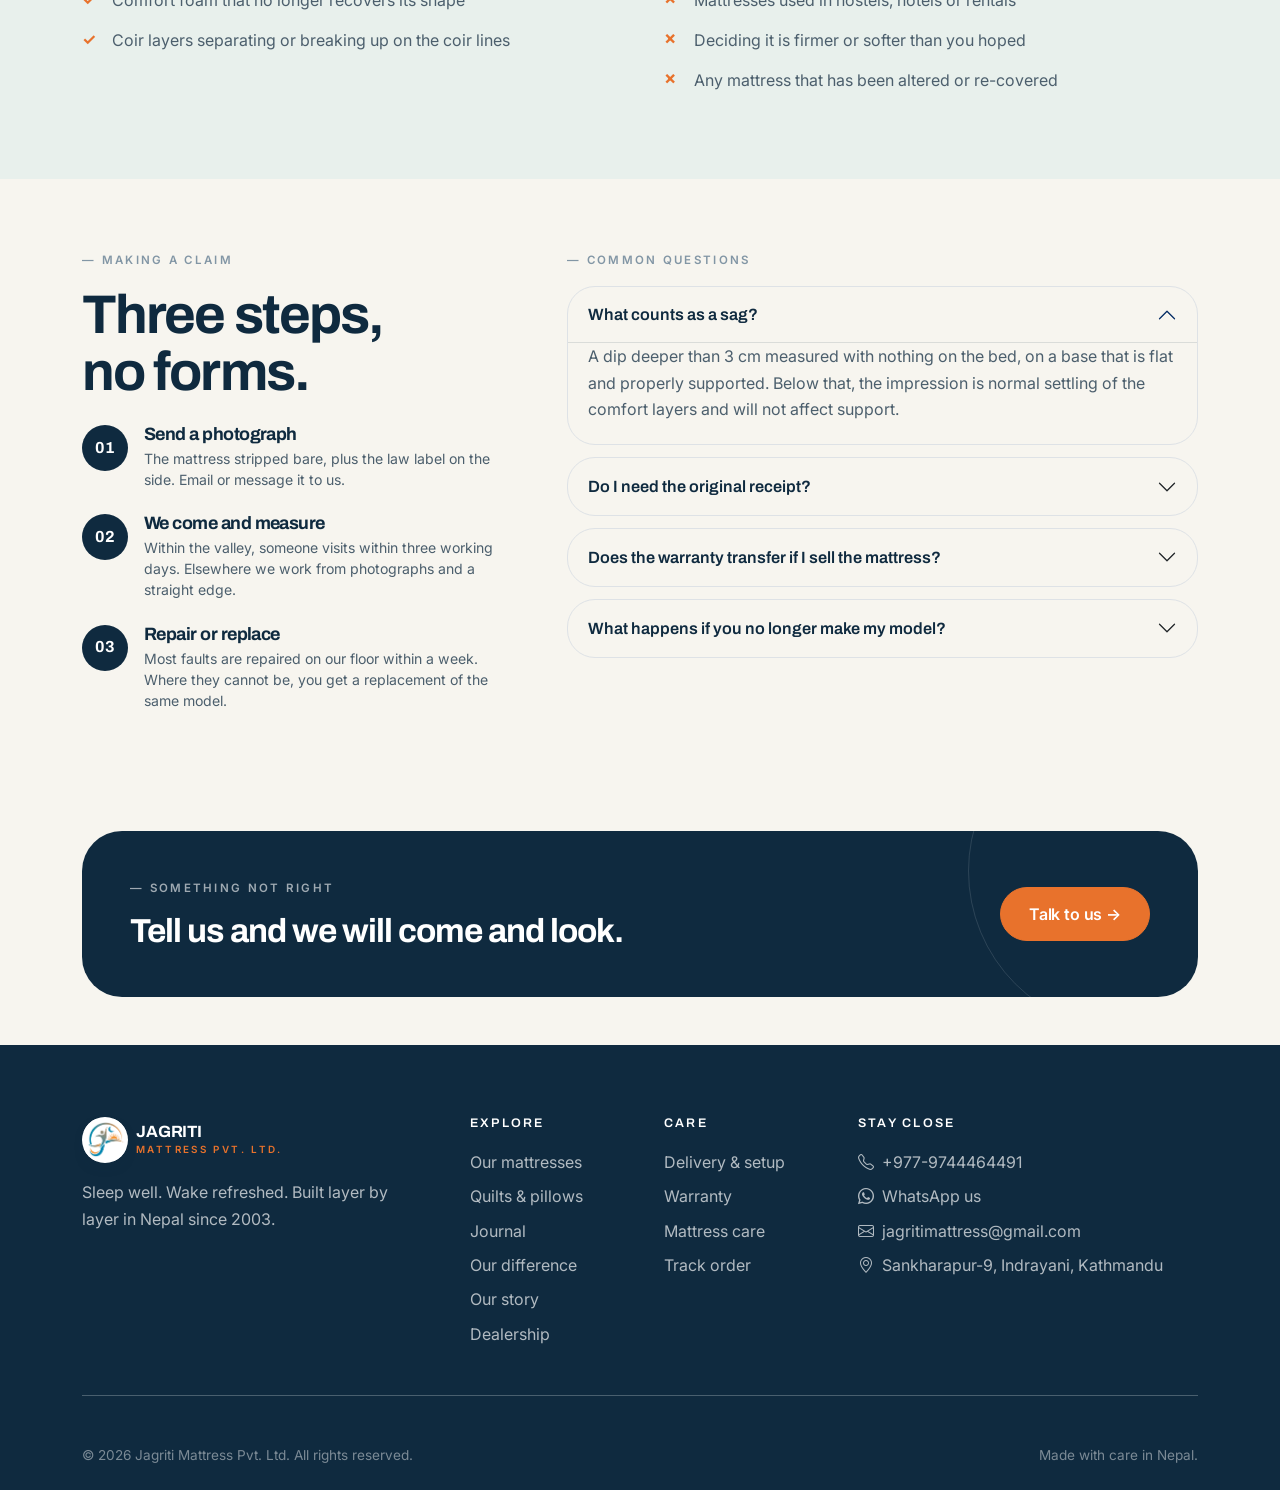
<file: warranty.html>
<!DOCTYPE html>
<html lang="en">
<head>
  <meta charset="utf-8">
  <meta name="viewport" content="width=device-width, initial-scale=1">
  <title>Warranty — Jagriti Mattress Pvt. Ltd.</title>
  <meta name="description" content="Three to seven years of cover against sagging, spring or coir failure and manufacturing faults, with a three-step claim and no forms.">

  <link rel="icon" href="assets/favicon.png" type="image/png">

  <!-- Google Fonts -->
  <link rel="preconnect" href="https://fonts.googleapis.com">
  <link rel="preconnect" href="https://fonts.gstatic.com" crossorigin>
  <link href="https://fonts.googleapis.com/css2?family=Archivo:wght@500;600;700;800&family=Inter:wght@400;500;600&display=swap" rel="stylesheet">

  <!-- Bootstrap 5 + Bootstrap Icons -->
  <link href="https://cdn.jsdelivr.net/npm/bootstrap@5.3.3/dist/css/bootstrap.min.css" rel="stylesheet">
  <link href="https://cdn.jsdelivr.net/npm/bootstrap-icons@1.11.3/font/bootstrap-icons.min.css" rel="stylesheet">

  <!-- Jagriti theme -->
  <link href="styles.css" rel="stylesheet">
</head>
<body class="bg-cream">

  <!-- ============================================================
       TOP NAV (shared markup across every page)
       ============================================================ -->
  <nav class="navbar navbar-expand-lg site-nav sticky-top" id="siteNav">
    <div class="container">

      <a class="navbar-brand d-flex align-items-center gap-2 me-lg-4" href="index.html">
        <span class="brand-mark">
          <img src="assets/logo-mark.png" alt="Jagriti Mattress logo">
        </span>
        <span>
          <span class="brand-word">JAGRITI</span>
          <span class="brand-sub">Mattress</span>
        </span>
      </a>

      <button class="navbar-toggler border-0 shadow-none" type="button" data-bs-toggle="collapse"
              data-bs-target="#mainNav" aria-controls="mainNav" aria-expanded="false" aria-label="Toggle navigation">
        <i class="bi bi-list fs-3 text-navy"></i>
      </button>

      <div class="collapse navbar-collapse" id="mainNav">
        <ul class="navbar-nav mx-lg-auto mb-2 mb-lg-0">
          <li class="nav-item"><a class="nav-link" href="index.html">Home</a></li>
          <li class="nav-item"><a class="nav-link" href="shop.html">Shop</a></li>
          <li class="nav-item"><a class="nav-link" href="our-difference.html">Our difference</a></li>
          <li class="nav-item"><a class="nav-link" href="our-story.html">Our story</a></li>
          <li class="nav-item"><a class="nav-link" href="visit-us.html">Visit us</a></li>
          <li class="nav-item"><a class="nav-link" href="dealership.html">Dealership</a></li>
        </ul>

        <div class="d-flex align-items-center gap-2 gap-lg-3">
          <a class="nav-icon-btn" href="shop.html" aria-label="Search the collection"><i class="bi bi-search"></i></a>
          <a class="nav-link d-none d-lg-inline text-nowrap" href="track-order.html">Track order</a>
          <button class="btn btn-dark rounded-pill bag-btn d-inline-flex align-items-center gap-2" type="button" data-bag-button>
            <i class="bi bi-bag"></i> Bag
            <span class="badge rounded-pill" data-bag-count>0</span>
          </button>
        </div>
      </div>

    </div>
  </nav>

  <main>

    <!-- ============================================================
         PAGE HERO
         ============================================================ -->
    <section class="bg-mint py-5">
      <div class="container py-lg-5">
        <div class="row">
          <div class="col-lg-8">
            <span class="eyebrow">&mdash; Warranty</span>
            <h1 class="headline-xl mb-4">A warranty is<br>a promise, not<br><span class="text-accent">a sticker.</span></h1>
            <p class="lead-jag mb-0">Both mattresses are covered against sagging, spring or coir failure and manufacturing faults. We repair first, replace where we cannot, and we come to you.</p>
          </div>
        </div>
      </div>
    </section>

    <!-- Range cover -->
    <section class="bg-cream py-5">
      <div class="container py-lg-4">
        <div class="row align-items-end g-4 mb-5">
          <div class="col-lg-7">
            <span class="eyebrow">&mdash; Cover by range</span>
            <h2 class="headline-lg mb-0">How long you<br>are covered.</h2>
          </div>
          <div class="col-lg-5">
            <p class="lead-jag mb-0">Cover runs from the delivery date, not the order date, and the first two years include collection and return at our cost.</p>
          </div>
        </div>

        <div class="row row-cols-1 row-cols-sm-2 row-cols-lg-4 g-4">
          <div class="col">
            <article class="card journal-card tint-tan h-100">
              <span class="eyebrow">&mdash; Royal</span>
              <p class="stat-value mb-2" style="color: var(--jagriti-navy) !important;">7 years</p>
              <p class="product-desc mb-0">Against sagging over 3&nbsp;cm, pocketed spring failure, and seam or stitching faults.</p>
            </article>
          </div>
          <div class="col">
            <article class="card journal-card tint-mint h-100">
              <span class="eyebrow">&mdash; Core Plus</span>
              <p class="stat-value mb-2" style="color: var(--jagriti-navy) !important;">5 years</p>
              <p class="product-desc mb-0">Against sagging over 3&nbsp;cm, spring failure, and seam or stitching faults.</p>
            </article>
          </div>
          <div class="col">
            <article class="card journal-card tint-cream h-100">
              <span class="eyebrow">&mdash; Rebonded, foam &amp; latex</span>
              <p class="stat-value mb-2" style="color: var(--jagriti-navy) !important;">5 years</p>
              <p class="product-desc mb-0">Against sagging over 3&nbsp;cm, rebonded foam that stops recovering, and seam faults.</p>
            </article>
          </div>
          <div class="col">
            <article class="card journal-card tint-blue h-100">
              <span class="eyebrow">&mdash; Coir lines</span>
              <p class="stat-value mb-2" style="color: var(--jagriti-navy) !important;">3 years</p>
              <p class="product-desc mb-0">Against sagging over 3&nbsp;cm, coir separation, and seam or stitching faults.</p>
            </article>
          </div>
        </div>

        <p class="result-count mt-4 mb-0">
          Memory foam, high-density foam and natural latex lines carry five years on the same
          terms. Quilts, quilt covers, pillows and toppers carry one year against stitching and
          filling faults &mdash; normal flattening with use is not a fault. A pillow top or euro
          top does not change the cover on the mattress underneath it.
        </p>
      </div>
    </section>

    <!-- Covered / not covered -->
    <section class="bg-mint py-5">
      <div class="container py-lg-4">
        <div class="row g-4 g-lg-5">
          <div class="col-lg-6">
            <span class="eyebrow">&mdash; What is covered</span>
            <h2 class="headline-md mb-4">Faults we built in.</h2>
            <ul class="check-list">
              <li>Sagging deeper than 3&nbsp;cm on a properly supported base</li>
              <li>Broken, loose or noisy springs</li>
              <li>Seams, stitching and tape edges coming apart</li>
              <li>Comfort foam that no longer recovers its shape</li>
              <li>Coir layers separating or breaking up on the coir lines</li>
            </ul>
          </div>
          <div class="col-lg-6">
            <span class="eyebrow">&mdash; What is not</span>
            <h2 class="headline-md mb-4">Wear, damage and taste.</h2>
            <ul class="check-list check-list-cross">
              <li>Normal body impressions under 3&nbsp;cm</li>
              <li>Stains, burns, tears and water damage</li>
              <li>Damage from an unsupported or broken bed frame</li>
              <li>Mattresses used in hostels, hotels or rentals</li>
              <li>Deciding it is firmer or softer than you hoped</li>
              <li>Any mattress that has been altered or re-covered</li>
            </ul>
          </div>
        </div>
      </div>
    </section>

    <!-- How to claim -->
    <section class="bg-cream py-5">
      <div class="container py-lg-4">
        <div class="row g-4 g-lg-5">
          <div class="col-lg-5">
            <span class="eyebrow">&mdash; Making a claim</span>
            <h2 class="headline-lg mb-4">Three steps,<br>no forms.</h2>
            <div class="d-grid gap-4">
              <div class="d-flex gap-3">
                <span class="step-num">01</span>
                <div><h3 class="product-title mb-1">Send a photograph</h3><p class="product-desc mb-0">The mattress stripped bare, plus the law label on the side. Email or message it to us.</p></div>
              </div>
              <div class="d-flex gap-3">
                <span class="step-num">02</span>
                <div><h3 class="product-title mb-1">We come and measure</h3><p class="product-desc mb-0">Within the valley, someone visits within three working days. Elsewhere we work from photographs and a straight edge.</p></div>
              </div>
              <div class="d-flex gap-3">
                <span class="step-num">03</span>
                <div><h3 class="product-title mb-1">Repair or replace</h3><p class="product-desc mb-0">Most faults are repaired on our floor within a week. Where they cannot be, you get a replacement of the same model.</p></div>
              </div>
            </div>
          </div>
          <div class="col-lg-7">
            <span class="eyebrow">&mdash; Common questions</span>
            <div class="accordion accordion-jag" id="warrantyFaq">
          <div class="accordion-item border rounded-4 overflow-hidden">
            <h3 class="accordion-header">
              <button class="accordion-button bg-transparent" type="button" data-bs-toggle="collapse"
                      data-bs-target="#warrantyFaq-0" aria-expanded="true" aria-controls="warrantyFaq-0">What counts as a sag?</button>
            </h3>
            <div id="warrantyFaq-0" class="accordion-collapse collapse show" data-bs-parent="#warrantyFaq">
              <div class="accordion-body">A dip deeper than 3&nbsp;cm measured with nothing on the bed, on a base that is flat and properly supported. Below that, the impression is normal settling of the comfort layers and will not affect support.</div>
            </div>
          </div>
          <div class="accordion-item border rounded-4 overflow-hidden">
            <h3 class="accordion-header">
              <button class="accordion-button collapsed bg-transparent" type="button" data-bs-toggle="collapse"
                      data-bs-target="#warrantyFaq-1" aria-expanded="false" aria-controls="warrantyFaq-1">Do I need the original receipt?</button>
            </h3>
            <div id="warrantyFaq-1" class="accordion-collapse collapse" data-bs-parent="#warrantyFaq">
              <div class="accordion-body">It helps, but it is not essential. Every mattress carries a law label with its build date and batch number, and we keep our own record of what left the floor. Send us a photograph of the label.</div>
            </div>
          </div>
          <div class="accordion-item border rounded-4 overflow-hidden">
            <h3 class="accordion-header">
              <button class="accordion-button collapsed bg-transparent" type="button" data-bs-toggle="collapse"
                      data-bs-target="#warrantyFaq-2" aria-expanded="false" aria-controls="warrantyFaq-2">Does the warranty transfer if I sell the mattress?</button>
            </h3>
            <div id="warrantyFaq-2" class="accordion-collapse collapse" data-bs-parent="#warrantyFaq">
              <div class="accordion-body">No &mdash; cover stays with the original purchaser and the original address. It does continue if you move house.</div>
            </div>
          </div>
          <div class="accordion-item border rounded-4 overflow-hidden">
            <h3 class="accordion-header">
              <button class="accordion-button collapsed bg-transparent" type="button" data-bs-toggle="collapse"
                      data-bs-target="#warrantyFaq-3" aria-expanded="false" aria-controls="warrantyFaq-3">What happens if you no longer make my model?</button>
            </h3>
            <div id="warrantyFaq-3" class="accordion-collapse collapse" data-bs-parent="#warrantyFaq">
              <div class="accordion-body">We repair where we can. If we cannot, you get the closest current model at the same comfort level, with the remaining years of cover carried over.</div>
            </div>
          </div>
        </div>
          </div>
        </div>
      </div>
    </section>

    <!-- ============================================================
         CLOSING CTA
         ============================================================ -->
    <section class="bg-cream py-5">
      <div class="container">
        <div class="cta-panel p-5 d-flex flex-column flex-lg-row justify-content-between align-items-lg-center gap-4">
          <div>
            <span class="eyebrow eyebrow-light">&mdash; Something not right</span>
            <h2 class="headline-md text-white mb-0">Tell us and we will come and look.</h2>
          </div>
          <a href="visit-us.html" class="btn btn-accent rounded-pill btn-lg-pill align-self-start align-self-lg-center text-nowrap">Talk to us &rarr;</a>
        </div>
      </div>
    </section>

  </main>

  <!-- ============================================================
       FOOTER (shared markup across every page)
       ============================================================ -->
  <footer class="site-footer pt-5">
    <div class="container pt-lg-4">
      <div class="row g-4 g-lg-5">

        <div class="col-lg-4">
          <a class="d-inline-flex align-items-center gap-2 mb-3" href="index.html">
            <span class="brand-mark">
              <img src="assets/logo-mark.png" alt="Jagriti Mattress logo">
            </span>
            <span>
              <span class="brand-word">JAGRITI</span>
              <span class="brand-sub">Mattress Pvt. Ltd.</span>
            </span>
          </a>
          <p class="mb-0" style="max-width: 32ch;">Sleep well. Wake refreshed. Built layer by layer in Nepal since 2003.</p>
        </div>

        <div class="col-6 col-lg-2">
          <h5>Explore</h5>
          <ul class="list-unstyled d-grid gap-2 mb-0">
            <li><a href="shop.html">Our mattresses</a></li>
            <li><a href="shop.html?category=bedding">Quilts &amp; pillows</a></li>
            <li><a href="journal.html">Journal</a></li>
            <li><a href="our-difference.html">Our difference</a></li>
            <li><a href="our-story.html">Our story</a></li>
            <li><a href="dealership.html">Dealership</a></li>
          </ul>
        </div>

        <div class="col-6 col-lg-2">
          <h5>Care</h5>
          <ul class="list-unstyled d-grid gap-2 mb-0">
            <li><a href="delivery.html">Delivery &amp; setup</a></li>
            <li><a href="warranty.html">Warranty</a></li>
            <li><a href="mattress-care.html">Mattress care</a></li>
            <li><a href="track-order.html">Track order</a></li>
          </ul>
        </div>

        <div class="col-lg-4">
          <h5>Stay close</h5>
          <ul class="list-unstyled d-grid gap-2 mb-0">
            <li><a href="tel:+9779744464491"><i class="bi bi-telephone me-2"></i>+977-9744464491</a></li>
            <li><a href="https://wa.me/9779744464491?text=Hello%20Jagriti%20Mattress%21" target="_blank" rel="noopener"><i class="bi bi-whatsapp me-2"></i>WhatsApp us</a></li>
            <li><a href="mailto:jagritimattress@gmail.com"><i class="bi bi-envelope me-2"></i>jagritimattress@gmail.com</a></li>
            <li><a href="visit-us.html"><i class="bi bi-geo-alt me-2"></i>Sankharapur-9, Indrayani, Kathmandu</a></li>
          </ul>
        </div>

      </div>

      <hr class="border-light my-5">

      <div class="d-flex flex-column flex-md-row justify-content-between gap-2 pb-4">
        <p class="footer-note mb-0">&copy; <span data-year>2026</span> Jagriti Mattress Pvt. Ltd. All rights reserved.</p>
        <p class="footer-note mb-0">Made with care in Nepal.</p>
      </div>
    </div>
  </footer>

  <!-- Floating WhatsApp chat -->
  <a class="whatsapp-fab" href="https://wa.me/9779744464491?text=Hello%20Jagriti%20Mattress%21%20I%20have%20a%20question%20about%20your%20mattresses."
     target="_blank" rel="noopener" aria-label="Chat with us on WhatsApp">
    <i class="bi bi-whatsapp" aria-hidden="true"></i>
    <span class="whatsapp-fab-label">Chat with us</span>
  </a>

  <div class="bag-toast" data-bag-toast role="status" aria-live="polite">
    <i class="bi bi-bag-check"></i> <span data-bag-toast-text>Added to your bag</span>
  </div>

  <script src="https://cdn.jsdelivr.net/npm/bootstrap@5.3.3/dist/js/bootstrap.bundle.min.js"></script>
  <script src="main.js"></script>
</body>
</html>
</file>
<file: styles.css>
/* ==========================================================================
   Jagriti Mattress Pvt. Ltd. - custom theme layered on top of Bootstrap 5.
   Palette, type scale and component polish live here. Bootstrap's own Sass
   variables are left untouched; everything below is additive.
   ========================================================================== */

:root {
  --jagriti-navy: #0F2A3F;
  --jagriti-navy-deep: #0A1F30;
  --jagriti-navy-soft: #1B3E58;
  --jagriti-orange: #E8722C;
  --jagriti-orange-deep: #CF5E1C;
  --jagriti-orange-soft: #F6A96D;
  --jagriti-mint: #E8F0EC;
  --jagriti-mint-deep: #D8E6DE;
  --jagriti-cream: #F7F5EF;
  --jagriti-blue-tint: #E4EBF1;
  --jagriti-tan: #F1E8DA;
  --jagriti-body: #4C5F6D;
  --jagriti-muted: #8296A5;
  --jagriti-line: rgba(15, 42, 63, .12);

  --radius-lg: 28px;
  --radius-xl: 40px;
  --shadow-soft: 0 18px 40px -24px rgba(15, 42, 63, .35);
  --shadow-lift: 0 26px 60px -28px rgba(15, 42, 63, .45);
}

/* ---------- Base -------------------------------------------------------- */

body {
  font-family: "Inter", system-ui, -apple-system, "Segoe UI", sans-serif;
  background-color: var(--jagriti-cream);
  color: var(--jagriti-body);
  line-height: 1.65;
  -webkit-font-smoothing: antialiased;
}

h1, h2, h3, h4, h5, h6, .headline {
  font-family: "Archivo", "Inter", system-ui, sans-serif;
  color: var(--jagriti-navy);
  font-weight: 700;
  letter-spacing: -.03em;
  line-height: 1.06;
}

a { text-decoration: none; }

::selection { background: var(--jagriti-orange); color: #fff; }

:focus-visible {
  outline: 2px solid var(--jagriti-orange);
  outline-offset: 3px;
  border-radius: 4px;
}

/* ---------- Colour utilities -------------------------------------------- */

.bg-cream  { background-color: var(--jagriti-cream) !important; }
.bg-mint   { background-color: var(--jagriti-mint) !important; }
.bg-navy   { background-color: var(--jagriti-navy) !important; }
.bg-accent { background-color: var(--jagriti-orange) !important; }

.text-navy      { color: var(--jagriti-navy) !important; }
.text-accent    { color: var(--jagriti-orange) !important; }
.text-muted-jag { color: var(--jagriti-muted) !important; }

.tint-mint  { background-color: var(--jagriti-mint) !important; }
.tint-blue  { background-color: var(--jagriti-blue-tint) !important; }
.tint-tan   { background-color: var(--jagriti-tan) !important; }
.tint-cream { background-color: #FBF8F2 !important; }

.bg-navy h1, .bg-navy h2, .bg-navy h3, .bg-navy h4,
.bg-navy p, .bg-navy .headline { color: #fff; }

.bg-accent h1, .bg-accent h2, .bg-accent h3 { color: var(--jagriti-navy); }

/* ---------- Type --------------------------------------------------------- */

.eyebrow {
  font-family: "Inter", sans-serif;
  font-size: .72rem;
  font-weight: 600;
  letter-spacing: .2em;
  text-transform: uppercase;
  color: var(--jagriti-muted);
  margin-bottom: 1rem;
  display: block;
}

.eyebrow-accent { color: var(--jagriti-orange); }
.eyebrow-light  { color: rgba(255, 255, 255, .6); }
.eyebrow-navy   { color: rgba(15, 42, 63, .55); }

.headline-xl {
  font-size: clamp(2.6rem, 6.2vw, 4.6rem);
  letter-spacing: -.04em;
}

.headline-lg {
  font-size: clamp(2.1rem, 4.4vw, 3.4rem);
  letter-spacing: -.035em;
}

.headline-md {
  font-size: clamp(1.6rem, 2.6vw, 2.2rem);
  letter-spacing: -.03em;
}

.lead-jag {
  font-size: 1.06rem;
  color: var(--jagriti-body);
  max-width: 46ch;
}

.link-arrow {
  font-weight: 600;
  color: var(--jagriti-navy);
  border-bottom: 1px solid var(--jagriti-line);
  padding-bottom: 2px;
  transition: color .2s ease, border-color .2s ease;
}
.link-arrow:hover { color: var(--jagriti-orange); border-color: var(--jagriti-orange); }
.link-arrow-light { color: #fff; border-color: rgba(255, 255, 255, .35); }
.link-arrow-light:hover { color: var(--jagriti-orange-soft); border-color: var(--jagriti-orange-soft); }

/* ---------- Buttons ------------------------------------------------------ */

.btn {
  font-family: "Inter", sans-serif;
  font-weight: 600;
  letter-spacing: -.01em;
  transition: transform .18s ease, background-color .2s ease, box-shadow .2s ease, color .2s ease;
}

.btn-accent {
  background-color: var(--jagriti-orange);
  border: 1px solid var(--jagriti-orange);
  color: #fff;
}
.btn-accent:hover,
.btn-accent:focus {
  background-color: var(--jagriti-orange-deep);
  border-color: var(--jagriti-orange-deep);
  color: #fff;
  transform: translateY(-2px);
  box-shadow: var(--shadow-soft);
}

.btn-navy {
  background-color: var(--jagriti-navy);
  border: 1px solid var(--jagriti-navy);
  color: #fff;
}
.btn-navy:hover,
.btn-navy:focus {
  background-color: var(--jagriti-navy-soft);
  border-color: var(--jagriti-navy-soft);
  color: #fff;
  transform: translateY(-2px);
}

.btn-lg-pill { padding: .85rem 1.75rem; font-size: 1rem; }

.btn-dark {
  --bs-btn-bg: var(--jagriti-navy);
  --bs-btn-border-color: var(--jagriti-navy);
  --bs-btn-hover-bg: var(--jagriti-navy-soft);
  --bs-btn-hover-border-color: var(--jagriti-navy-soft);
  --bs-btn-active-bg: var(--jagriti-navy-deep);
  --bs-btn-active-border-color: var(--jagriti-navy-deep);
}

.btn-outline-dark {
  --bs-btn-color: var(--jagriti-navy);
  --bs-btn-border-color: var(--jagriti-line);
  --bs-btn-hover-bg: var(--jagriti-navy);
  --bs-btn-hover-border-color: var(--jagriti-navy);
  --bs-btn-active-bg: var(--jagriti-navy);
  --bs-btn-active-border-color: var(--jagriti-navy);
}

/* Bootstrap has no "navy" variant, so this one needs spelling out — it is the
   secondary next to .btn-accent, on the hero, the order form and the dealer page. */
.btn-outline-navy {
  --bs-btn-color: var(--jagriti-navy);
  --bs-btn-bg: transparent;
  --bs-btn-border-color: rgba(15, 42, 63, .22);
  --bs-btn-hover-color: #fff;
  --bs-btn-hover-bg: var(--jagriti-navy);
  --bs-btn-hover-border-color: var(--jagriti-navy);
  --bs-btn-active-color: #fff;
  --bs-btn-active-bg: var(--jagriti-navy-deep);
  --bs-btn-active-border-color: var(--jagriti-navy-deep);
  --bs-btn-focus-shadow-rgb: 15, 42, 63;
  border-width: 1px;
  font-weight: 600;
}

/* ---------- Navbar ------------------------------------------------------- */

.site-nav {
  background-color: rgba(247, 245, 239, .88);
  backdrop-filter: saturate(140%) blur(12px);
  border-bottom: 1px solid transparent;
  transition: box-shadow .25s ease, border-color .25s ease;
  padding-block: .65rem;
}
.site-nav.is-stuck {
  border-color: var(--jagriti-line);
  box-shadow: 0 10px 30px -22px rgba(15, 42, 63, .5);
}

.brand-mark {
  width: 46px;
  height: 46px;
  border-radius: 50%;
  background: #fff;
  box-shadow: 0 6px 16px -10px rgba(15, 42, 63, .6);
  display: grid;
  place-items: center;
  overflow: hidden;
  flex: 0 0 auto;
}
.brand-mark img { width: 92%; height: 92%; object-fit: contain; }

.brand-word {
  font-family: "Archivo", sans-serif;
  font-weight: 700;
  font-size: 1.02rem;
  letter-spacing: -.01em;
  color: var(--jagriti-navy);
  line-height: 1.1;
  display: block;
}
.brand-sub {
  font-size: .62rem;
  letter-spacing: .24em;
  text-transform: uppercase;
  color: var(--jagriti-orange);
  font-weight: 600;
  display: block;
}

.site-nav .nav-link {
  color: var(--jagriti-navy);
  font-weight: 500;
  font-size: .95rem;
  padding: .5rem .95rem;
  position: relative;
}
.site-nav .nav-link::after {
  content: "";
  position: absolute;
  left: .95rem;
  right: .95rem;
  bottom: .15rem;
  height: 2px;
  background: var(--jagriti-orange);
  transform: scaleX(0);
  transform-origin: left;
  transition: transform .22s ease;
}
.site-nav .nav-link:hover::after { transform: scaleX(1); }
.site-nav .nav-link.nav-active { font-weight: 600; }
.site-nav .nav-link.nav-active::after { transform: scaleX(1); }

.nav-icon-btn {
  width: 40px;
  height: 40px;
  border-radius: 50%;
  border: 1px solid var(--jagriti-line);
  background: transparent;
  color: var(--jagriti-navy);
  display: grid;
  place-items: center;
  transition: background-color .2s ease, color .2s ease;
}
.nav-icon-btn:hover { background: var(--jagriti-navy); color: #fff; }

.bag-btn { padding: .55rem 1.1rem; font-size: .92rem; }
.bag-btn .badge {
  background: var(--jagriti-orange);
  font-size: .68rem;
  font-weight: 600;
  padding: .25em .5em;
}

/* ---------- Hero --------------------------------------------------------- */

.hero { position: relative; overflow: hidden; }

.hero-figure { position: relative; }

.hero-blob {
  position: absolute;
  inset: 8% -4% -6% 10%;
  background: var(--jagriti-mint-deep);
  border-radius: 46% 54% 42% 58% / 48% 42% 58% 52%;
  z-index: 0;
}

.hero-photo {
  position: relative;
  z-index: 1;
  border-radius: var(--radius-xl);
  overflow: hidden;
  box-shadow: var(--shadow-lift);
}
.hero-photo img {
  width: 100%;
  height: clamp(320px, 46vw, 520px);
  object-fit: cover;
  display: block;
}

.chip-float {
  position: absolute;
  z-index: 2;
  background: #fff;
  border-radius: 999px;
  padding: .55rem 1rem;
  font-size: .82rem;
  font-weight: 600;
  color: var(--jagriti-navy);
  box-shadow: var(--shadow-soft);
  display: inline-flex;
  align-items: center;
  gap: .5rem;
}
.chip-top-left { top: 1.5rem; left: -.75rem; }
.chip-bottom-right { bottom: 1.75rem; right: -.75rem; }
.chip-dot {
  width: 8px;
  height: 8px;
  border-radius: 50%;
  background: var(--jagriti-orange);
  display: inline-block;
}

.hero-badges { display: flex; flex-wrap: wrap; gap: .6rem; }

.trust-badge {
  display: inline-flex;
  align-items: center;
  gap: .6rem;
  font-size: .85rem;
  font-weight: 500;
  color: var(--jagriti-navy);
  background: rgba(255, 255, 255, .7);
  border: 1px solid rgba(15, 42, 63, .08);
  border-radius: 999px;
  padding: .45rem 1rem;
}

/* ---------- Stats strip --------------------------------------------------- */

.stat-value {
  font-family: "Archivo", sans-serif;
  font-weight: 700;
  font-size: clamp(1.7rem, 2.6vw, 2.3rem);
  color: #fff;
  letter-spacing: -.03em;
  line-height: 1.1;
}
.stat-label { font-size: .9rem; color: rgba(255, 255, 255, .6); }
.stat-divider { border-left: 1px solid rgba(255, 255, 255, .16); }

@media (max-width: 991.98px) {
  .stat-divider {
    border-left: 0;
    border-top: 1px solid rgba(255, 255, 255, .16);
    padding-top: 1.25rem;
  }
}

/* ---------- Filter rows ------------------------------------------------------ */

.filter-row {
  display: flex;
  flex-wrap: wrap;
  align-items: center;
  gap: .6rem .9rem;
}
.filter-label {
  font-family: "Archivo", sans-serif;
  font-size: .78rem;
  font-weight: 700;
  letter-spacing: .08em;
  text-transform: uppercase;
  color: var(--jagriti-muted);
  min-width: 5.5rem;
}
@media (max-width: 575.98px) {
  .filter-label { min-width: 100%; }
}

/* the top finishes every mattress can be ordered in */
.top-row {
  margin-top: .55rem;
  font-size: .78rem;
  font-weight: 600;
  letter-spacing: .02em;
  color: var(--jagriti-muted);
}
.top-row .bi { color: var(--jagriti-orange); }

/* ---------- Dealership block ------------------------------------------------- */

.dealer-points { display: grid; gap: .6rem; }
.dealer-points li {
  display: flex;
  align-items: flex-start;
  gap: .65rem;
  color: rgba(255, 255, 255, .86);
}
.dealer-points .bi {
  color: var(--jagriti-orange);
  font-weight: 700;
  line-height: 1.5;
}

.dealer-card {
  background: #fff;
  border-radius: var(--radius-lg);
  padding: 2.25rem;
  box-shadow: var(--shadow-lift);
}
/* the card sits inside .bg-navy, which paints every heading and paragraph
   white — put the card's own colours back */
.bg-navy .dealer-card h3 { color: var(--jagriti-navy); }
.bg-navy .dealer-card p  { color: var(--jagriti-muted); }
.bg-navy .dealer-card .eyebrow { color: var(--jagriti-muted); }
.dealer-steps { display: grid; gap: .85rem; }
.dealer-steps li {
  display: flex;
  align-items: center;
  gap: .85rem;
  font-size: .95rem;
  color: var(--jagriti-body);
}
.dealer-steps li span {
  flex: 0 0 auto;
  width: 26px;
  height: 26px;
  border-radius: 999px;
  background: var(--jagriti-mint);
  color: var(--jagriti-navy);
  font-family: "Archivo", sans-serif;
  font-weight: 700;
  font-size: .8rem;
  display: inline-flex;
  align-items: center;
  justify-content: center;
}

/* ---------- Product rail ---------------------------------------------------
   Four cards to a row, the rest scrolls sideways. The row centres itself
   while everything fits; main.js adds .is-static for that and drives the
   arrows. Gap matches Bootstrap g-4 so a rail and a grid line up.          */

.product-rail {
  display: flex;
  gap: 1.5rem;
  overflow-x: auto;
  overscroll-behavior-x: contain;
  scroll-snap-type: x mandatory;
  scroll-behavior: smooth;
  scroll-padding-inline: .35rem;
  /* room for the card lift and its shadow, which overflow-x would clip */
  padding: .5rem .35rem 1.5rem;
  margin-inline: -.35rem;
  scrollbar-width: none;
  -ms-overflow-style: none;
}
.product-rail::-webkit-scrollbar { display: none; }

.product-rail:focus-visible {
  outline: 2px solid var(--jagriti-navy);
  outline-offset: 4px;
  border-radius: var(--radius-lg);
}

.product-rail-item {
  flex: 0 0 calc((100% - 4.5rem) / 4);   /* four across, three 1.5rem gaps */
  scroll-snap-align: start;
  display: flex;
}
.product-rail-item > .card { width: 100%; }

/* Nothing to scroll — sit the row in the middle instead of hard left. */
.product-rail.is-static { justify-content: center; }

@media (max-width: 991.98px) {
  .product-rail-item { flex-basis: calc((100% - 1.5rem) / 2); }
}
@media (max-width: 575.98px) {
  .product-rail-item { flex-basis: 84%; }
}

.rail-nav { display: flex; }
.rail-nav[hidden] { display: none; }

.rail-btn {
  width: 46px;
  height: 46px;
  border-radius: 999px;
  border: 1px solid var(--jagriti-line);
  background: #fff;
  color: var(--jagriti-navy);
  display: inline-flex;
  align-items: center;
  justify-content: center;
  font-size: 1.05rem;
  transition: background .2s ease, color .2s ease, border-color .2s ease, opacity .2s ease;
}
.rail-btn:hover:not(:disabled) {
  background: var(--jagriti-navy);
  border-color: var(--jagriti-navy);
  color: #fff;
}
.rail-btn:disabled { opacity: .3; cursor: default; }

@media (prefers-reduced-motion: reduce) {
  .product-rail { scroll-behavior: auto; }
}

/* ---------- Product cards ------------------------------------------------- */

.product-card {
  border-radius: var(--radius-lg);
  overflow: hidden;
  transition: transform .25s ease, box-shadow .25s ease;
  position: relative;
}
.product-card:hover { transform: translateY(-6px); box-shadow: var(--shadow-lift) !important; }

.product-media { position: relative; padding: .75rem .75rem 0; }
.product-media img {
  width: 100%;
  aspect-ratio: 16 / 10;
  object-fit: cover;
  border-radius: 20px;
  display: block;
}

.pill-comfort {
  position: absolute;
  top: 1.35rem;
  left: 1.35rem;
  background: rgba(255, 255, 255, .92);
  color: var(--jagriti-navy);
  font-weight: 600;
  font-size: .7rem;
  letter-spacing: .04em;
  padding: .4em .85em;
  backdrop-filter: blur(4px);
}

.product-title { font-size: 1.12rem; font-weight: 700; margin-bottom: .3rem; }
.product-desc {
  font-size: .88rem;
  color: var(--jagriti-body);
  margin-bottom: .75rem;
  line-height: 1.5;
}

.tag-row {
  font-size: .72rem;
  letter-spacing: .06em;
  text-transform: uppercase;
  color: var(--jagriti-muted);
  font-weight: 600;
}
.tag-row .sep { color: var(--jagriti-orange); margin-inline: .4rem; }

.price-label {
  display: block;
  font-size: .68rem;
  letter-spacing: .12em;
  text-transform: uppercase;
  color: var(--jagriti-muted);
}
.price {
  font-family: "Archivo", sans-serif;
  font-weight: 700;
  font-size: 1.05rem;
  color: var(--jagriti-navy);
}

.add-btn {
  width: 42px;
  height: 42px;
  display: grid;
  place-items: center;
  font-size: 1.15rem;
  line-height: 1;
  padding: 0;
  flex: 0 0 auto;
}
.add-btn:hover { background-color: var(--jagriti-orange); border-color: var(--jagriti-orange); }
.add-btn.is-added { background-color: var(--jagriti-orange); border-color: var(--jagriti-orange); }

/* ---------- CTA panel ----------------------------------------------------- */

.cta-panel {
  background: var(--jagriti-navy);
  border-radius: var(--radius-xl);
  position: relative;
  overflow: hidden;
}
.cta-panel::after {
  content: "";
  position: absolute;
  width: 320px;
  height: 320px;
  right: -90px;
  top: -120px;
  border-radius: 50%;
  border: 1px solid rgba(255, 255, 255, .12);
}

/* ---------- Craftsmanship arch -------------------------------------------- */

.arch-panel {
  background: var(--jagriti-navy);
  border-radius: 260px 260px 32px 32px;
  min-height: clamp(360px, 44vw, 520px);
  position: relative;
  overflow: hidden;
  display: grid;
  place-items: center;
  text-align: center;
  padding: 3rem 2rem;
}
.arch-art {
  position: absolute;
  inset: 0;
  display: grid;
  place-items: center;
  opacity: .45;
}
.arch-content { position: relative; z-index: 1; }

/* ---------- Orange story band ---------------------------------------------- */

.story-band { position: relative; overflow: hidden; }
.story-watermark {
  position: absolute;
  left: 50%;
  top: 50%;
  transform: translate(-50%, -50%);
  font-family: "Archivo", sans-serif;
  font-weight: 800;
  font-size: clamp(10rem, 30vw, 26rem);
  letter-spacing: -.06em;
  color: rgba(15, 42, 63, .07);
  line-height: 1;
  pointer-events: none;
  user-select: none;
  white-space: nowrap;
}
.story-band .container { position: relative; z-index: 1; }
.story-band p { color: rgba(15, 42, 63, .78); }

/* ---------- Quote ---------------------------------------------------------- */

.pull-quote {
  font-family: "Archivo", sans-serif;
  font-weight: 500;
  font-size: clamp(1.5rem, 3.2vw, 2.5rem);
  line-height: 1.28;
  letter-spacing: -.025em;
  color: #fff;
}
.quote-mark { color: var(--jagriti-orange); }

/* ---------- Journal cards --------------------------------------------------- */

.journal-card {
  border-radius: var(--radius-lg);
  padding: 2rem 1.75rem;
  min-height: 240px;
  border: 0;
  transition: transform .25s ease, box-shadow .25s ease;
  display: flex;
  flex-direction: column;
  height: 100%;
}
.journal-card:hover { transform: translateY(-6px); box-shadow: var(--shadow-soft); }
.journal-num { color: var(--jagriti-orange); font-weight: 700; }

/* ---------- Shop controls --------------------------------------------------- */

.search-input {
  border: 1px solid var(--jagriti-line);
  border-right: 0;
  padding: .7rem 1.1rem;
  background: #fff;
}
.search-input:focus { box-shadow: none; border-color: var(--jagriti-navy); }
.input-group .search-icon {
  background: #fff;
  border: 1px solid var(--jagriti-line);
  border-left: 0;
  color: var(--jagriti-muted);
  padding-inline: 1rem;
}
.input-group:focus-within .search-icon { border-color: var(--jagriti-navy); }

.filter-pill { padding: .55rem 1.35rem; font-size: .9rem; }
.btn-group .filter-pill { flex: 0 0 auto; }

.result-count { font-size: .9rem; color: var(--jagriti-muted); }

.pagination {
  --bs-pagination-color: var(--jagriti-navy);
  --bs-pagination-border-color: var(--jagriti-line);
  --bs-pagination-hover-bg: var(--jagriti-mint);
  --bs-pagination-hover-color: var(--jagriti-navy);
  --bs-pagination-hover-border-color: var(--jagriti-line);
  --bs-pagination-active-bg: var(--jagriti-navy);
  --bs-pagination-active-border-color: var(--jagriti-navy);
  --bs-pagination-focus-box-shadow: none;
  --bs-pagination-padding-x: 1rem;
  --bs-pagination-padding-y: .55rem;
}
.pagination .page-link { border-radius: 999px; margin-inline: .18rem; font-weight: 600; }

.dropdown-menu {
  border: 1px solid var(--jagriti-line);
  border-radius: 18px;
  box-shadow: var(--shadow-soft);
  padding: .4rem;
}
.dropdown-item { border-radius: 12px; font-size: .92rem; padding: .5rem .85rem; }
.dropdown-item.active, .dropdown-item:active { background: var(--jagriti-navy); color: #fff; }

.empty-state {
  border: 1px dashed var(--jagriti-line);
  border-radius: var(--radius-lg);
  padding: 3.5rem 1rem;
  text-align: center;
}

/* ---------- Footer ---------------------------------------------------------- */

.site-footer { background: var(--jagriti-navy); color: rgba(255, 255, 255, .68); }
.site-footer h5 {
  color: #fff;
  font-size: .78rem;
  letter-spacing: .18em;
  text-transform: uppercase;
  font-weight: 600;
  margin-bottom: 1.15rem;
}
.site-footer a { color: rgba(255, 255, 255, .68); transition: color .2s ease; }
.site-footer a:hover { color: var(--jagriti-orange-soft); }
.site-footer .brand-word { color: #fff; }
.footer-note { font-size: .85rem; color: rgba(255, 255, 255, .45); }

/* ---------- Bag toast -------------------------------------------------------- */

.bag-toast {
  position: fixed;
  left: 50%;
  bottom: 2rem;
  transform: translate(-50%, 220%);
  background: var(--jagriti-navy);
  color: #fff;
  padding: .8rem 1.4rem;
  border-radius: 999px;
  font-size: .9rem;
  font-weight: 500;
  box-shadow: var(--shadow-lift);
  z-index: 1080;
  transition: transform .35s cubic-bezier(.2, .8, .3, 1);
  display: inline-flex;
  align-items: center;
  gap: .6rem;
}
.bag-toast.is-visible { transform: translate(-50%, 0); }

/* ---------- Misc -------------------------------------------------------------- */

.rounded-4 { border-radius: var(--radius-lg) !important; }
.rounded-5 { border-radius: var(--radius-xl) !important; }

@media (max-width: 991.98px) {
  .site-nav .navbar-nav { padding-block: .75rem; }
  .site-nav .nav-link::after { left: 0; right: auto; width: 26px; }
  .chip-top-left { left: .75rem; }
  .chip-bottom-right { right: .75rem; }
  .arch-panel { border-radius: 180px 180px 28px 28px; }
}

@media (prefers-reduced-motion: reduce) {
  *, *::before, *::after { animation: none !important; transition: none !important; }
}

/* ==========================================================================
   Interior pages — prose, timeline, steps, forms, tables, accordions
   Added for the individual nav / footer pages.
   ========================================================================== */

/* ---------- Long-form copy ------------------------------------------------- */

.prose { max-width: 68ch; }
.prose h2 {
  font-size: clamp(1.4rem, 2.2vw, 1.9rem);
  margin-top: 2.75rem;
  margin-bottom: 1rem;
}
.prose h3 {
  font-size: 1.15rem;
  margin-top: 2rem;
  margin-bottom: .65rem;
}
.prose p { margin-bottom: 1.15rem; }
.prose ul, .prose ol { padding-left: 1.15rem; margin-bottom: 1.5rem; }
.prose li { margin-bottom: .5rem; }
.prose li::marker { color: var(--jagriti-orange); }
.prose > *:first-child { margin-top: 0; }

.article-meta {
  font-size: .82rem;
  letter-spacing: .06em;
  text-transform: uppercase;
  font-weight: 600;
  color: var(--jagriti-muted);
}

.note-panel {
  border-left: 3px solid var(--jagriti-orange);
  padding: .35rem 0 .35rem 1.35rem;
  font-family: "Archivo", sans-serif;
  font-size: 1.18rem;
  line-height: 1.45;
  font-weight: 500;
  color: var(--jagriti-navy);
  margin: 2.25rem 0;
}

.figure-jag img {
  width: 100%;
  border-radius: var(--radius-lg);
  display: block;
}
.figure-jag figcaption {
  font-size: .82rem;
  color: var(--jagriti-muted);
  margin-top: .75rem;
}

/* ---------- Feature / icon cards -------------------------------------------- */

.icon-chip {
  width: 48px;
  height: 48px;
  border-radius: 16px;
  background: #fff;
  color: var(--jagriti-orange);
  display: grid;
  place-items: center;
  font-size: 1.25rem;
  margin-bottom: 1.25rem;
}
.icon-chip-navy { background: var(--jagriti-navy); color: var(--jagriti-orange-soft); }

/* ---------- Numbered steps --------------------------------------------------- */

.step-num {
  width: 46px;
  height: 46px;
  border-radius: 50%;
  background: var(--jagriti-navy);
  color: #fff;
  display: grid;
  place-items: center;
  font-family: "Archivo", sans-serif;
  font-weight: 700;
  flex: 0 0 auto;
}
.step-num-light { background: #fff; color: var(--jagriti-navy); }

/* ---------- Timeline ---------------------------------------------------------- */

.timeline-row {
  display: grid;
  grid-template-columns: 160px 1fr;
  gap: 2rem;
  padding-block: 2.25rem;
  border-top: 1px solid var(--jagriti-line);
}
.timeline-row:last-child { border-bottom: 1px solid var(--jagriti-line); }
.timeline-year {
  font-family: "Archivo", sans-serif;
  font-weight: 700;
  font-size: 1.7rem;
  letter-spacing: -.03em;
  color: var(--jagriti-orange);
  line-height: 1;
}

@media (max-width: 767.98px) {
  .timeline-row { grid-template-columns: 1fr; gap: .75rem; }
}

/* ---------- Forms -------------------------------------------------------------- */

.form-label-jag {
  font-size: .72rem;
  letter-spacing: .16em;
  text-transform: uppercase;
  font-weight: 600;
  color: var(--jagriti-muted);
  margin-bottom: .45rem;
}
.form-control-jag {
  border: 1px solid var(--jagriti-line);
  border-radius: 999px;
  padding: .75rem 1.15rem;
  background: #fff;
  color: var(--jagriti-navy);
}
.form-control-jag:focus {
  border-color: var(--jagriti-navy);
  box-shadow: none;
  background: #fff;
}
textarea.form-control-jag { border-radius: 22px; }

.form-note {
  font-size: .88rem;
  color: var(--jagriti-navy);
  background: rgba(232, 114, 44, .12);
  border-radius: 18px;
  padding: .85rem 1.15rem;
}

/* ---------- Tables --------------------------------------------------------------- */

.table-jag {
  --bs-table-bg: transparent;
  --bs-table-color: var(--jagriti-body);
  --bs-table-border-color: var(--jagriti-line);
  margin-bottom: 0;
}
.table-jag th {
  font-size: .72rem;
  letter-spacing: .16em;
  text-transform: uppercase;
  color: var(--jagriti-muted);
  font-weight: 600;
  white-space: nowrap;
}
.table-jag td { padding-block: .95rem; vertical-align: top; }
.table-jag td:first-child { color: var(--jagriti-navy); font-weight: 600; }

/* ---------- Accordion -------------------------------------------------------------- */

.accordion-jag {
  --bs-accordion-bg: transparent;
  --bs-accordion-border-color: var(--jagriti-line);
  --bs-accordion-border-radius: 20px;
  --bs-accordion-inner-border-radius: 20px;
  --bs-accordion-active-bg: transparent;
  --bs-accordion-active-color: var(--jagriti-navy);
  --bs-accordion-btn-focus-box-shadow: none;
  --bs-accordion-btn-padding-y: 1.15rem;
  --bs-accordion-body-padding-y: 0;
}
.accordion-jag .accordion-item { margin-bottom: .75rem; }
.accordion-jag .accordion-button {
  font-family: "Archivo", sans-serif;
  font-weight: 600;
  font-size: 1.02rem;
  color: var(--jagriti-navy);
}
.accordion-jag .accordion-body { padding-bottom: 1.35rem; color: var(--jagriti-body); }

/* ---------- Misc interior bits ------------------------------------------------------- */

.detail-panel {
  background: var(--jagriti-navy);
  border-radius: var(--radius-xl);
  color: rgba(255, 255, 255, .72);
  padding: 2.5rem;
}
.detail-panel h2, .detail-panel h3 { color: #fff; }
.detail-panel a { color: #fff; }
.detail-panel a:hover { color: var(--jagriti-orange-soft); }

.check-list { list-style: none; padding-left: 0; margin-bottom: 0; }
.check-list li {
  position: relative;
  padding-left: 1.85rem;
  margin-bottom: .85rem;
}
.check-list li::before {
  content: "\2713";
  position: absolute;
  left: 0;
  top: -.05rem;
  color: var(--jagriti-orange);
  font-weight: 700;
}
.check-list-cross li::before { content: "\00D7"; font-size: 1.15rem; line-height: 1.2; }

.page-image img {
  width: 100%;
  height: clamp(300px, 40vw, 460px);
  object-fit: cover;
  border-radius: var(--radius-xl);
  display: block;
}

.status-track {
  display: grid;
  gap: 1.25rem;
}
.status-step { display: flex; gap: 1rem; align-items: flex-start; }
.status-dot {
  width: 14px;
  height: 14px;
  border-radius: 50%;
  border: 2px solid var(--jagriti-orange);
  margin-top: .45rem;
  flex: 0 0 auto;
}
.status-step.is-done .status-dot { background: var(--jagriti-orange); }
.status-step.is-pending { opacity: .5; }
.status-step.is-pending .status-dot { border-color: var(--jagriti-muted); }

/* Tables read on the orange band, where the muted greys disappear */
.bg-accent .table-jag {
  --bs-table-color: rgba(15, 42, 63, .85);
  --bs-table-border-color: rgba(15, 42, 63, .22);
}
.bg-accent .table-jag th { color: rgba(15, 42, 63, .6); }
.bg-accent .table-jag td:first-child { color: var(--jagriti-navy); }

/* Article sidebar: sits beside the prose rather than stretching to its height */
.journal-card.card-aside {
  height: auto;
  min-height: 0;
  position: sticky;
  top: 6.5rem;
}

/* ==========================================================================
   WhatsApp chat button and the order form modal
   ========================================================================== */

.whatsapp-fab {
  position: fixed;
  right: 1.25rem;
  bottom: 1.25rem;
  z-index: 1045;
  display: inline-flex;
  align-items: center;
  gap: .6rem;
  background: #25D366;
  color: #fff;
  font-weight: 600;
  font-size: .95rem;
  line-height: 1;
  padding: .9rem 1.15rem;
  border-radius: 999px;
  box-shadow: 0 16px 34px -14px rgba(20, 120, 60, .75);
  transition: transform .2s ease, box-shadow .2s ease, background-color .2s ease;
}
.whatsapp-fab:hover,
.whatsapp-fab:focus {
  color: #fff;
  background: #1EBE5B;
  transform: translateY(-3px);
  box-shadow: 0 20px 40px -14px rgba(20, 120, 60, .85);
}
.whatsapp-fab i { font-size: 1.45rem; }
.whatsapp-fab-label { display: none; }

@media (min-width: 576px) {
  .whatsapp-fab { right: 1.75rem; bottom: 1.75rem; }
  .whatsapp-fab-label { display: inline; }
}

.btn-whatsapp {
  background: #25D366;
  border: 1px solid #25D366;
  color: #fff;
}
.btn-whatsapp:hover,
.btn-whatsapp:focus {
  background: #1EBE5B;
  border-color: #1EBE5B;
  color: #fff;
  transform: translateY(-2px);
}

/* ---------- Order modal ---------------------------------------------------- */

.order-modal .modal-content {
  border: 0;
  border-radius: var(--radius-lg);
  background: var(--jagriti-cream);
  overflow: hidden;
}
.order-modal .modal-header { border-bottom: 0; }
.order-modal .modal-footer { border-top: 1px solid var(--jagriti-line); }

.order-summary {
  display: flex;
  align-items: center;
  gap: 1rem;
  border-radius: 22px;
  padding: .85rem 1rem;
}
.order-summary img {
  width: 76px;
  height: 76px;
  object-fit: cover;
  border-radius: 16px;
  flex: 0 0 auto;
}

.order-modal .form-select {
  border: 1px solid var(--jagriti-line);
  border-radius: 999px;
  padding: .75rem 2.4rem .75rem 1.15rem;
  background-color: #fff;
  color: var(--jagriti-navy);
}
.order-modal .form-select:focus { border-color: var(--jagriti-navy); box-shadow: none; }

.order-fineprint { font-size: .82rem; color: var(--jagriti-muted); }

/* ---------- Product photo thumbnails ------------------------------------- */

.product-thumbs {
  display: flex;
  gap: .5rem;
  padding: .75rem .75rem 0;
}
.product-thumb {
  width: 64px;
  height: 48px;
  padding: 0;
  border: 1px solid transparent;
  border-radius: 12px;
  overflow: hidden;
  background: none;
  opacity: .6;
  transition: opacity .2s ease, border-color .2s ease;
}
.product-thumb img { width: 100%; height: 100%; object-fit: cover; display: block; }
.product-thumb:hover { opacity: 1; }
.product-thumb.is-active { opacity: 1; border-color: var(--jagriti-orange); }
</file>
